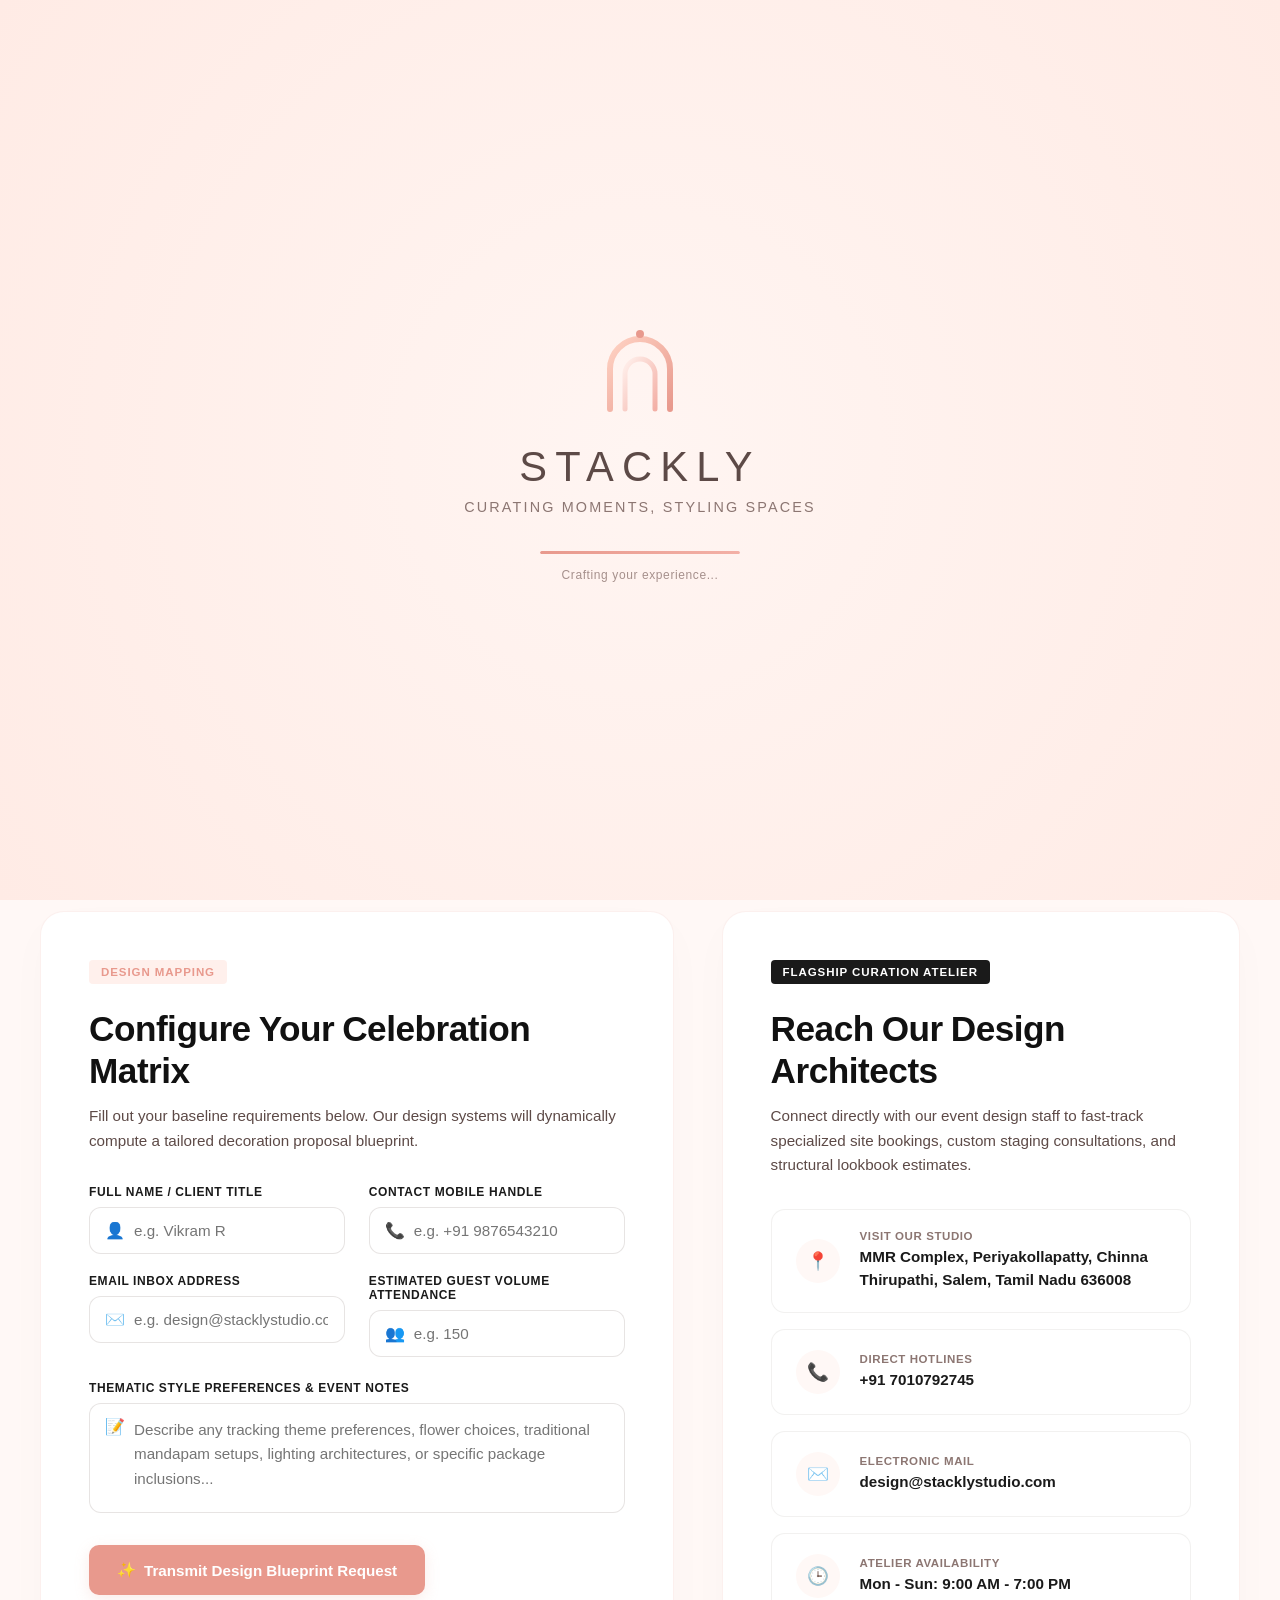
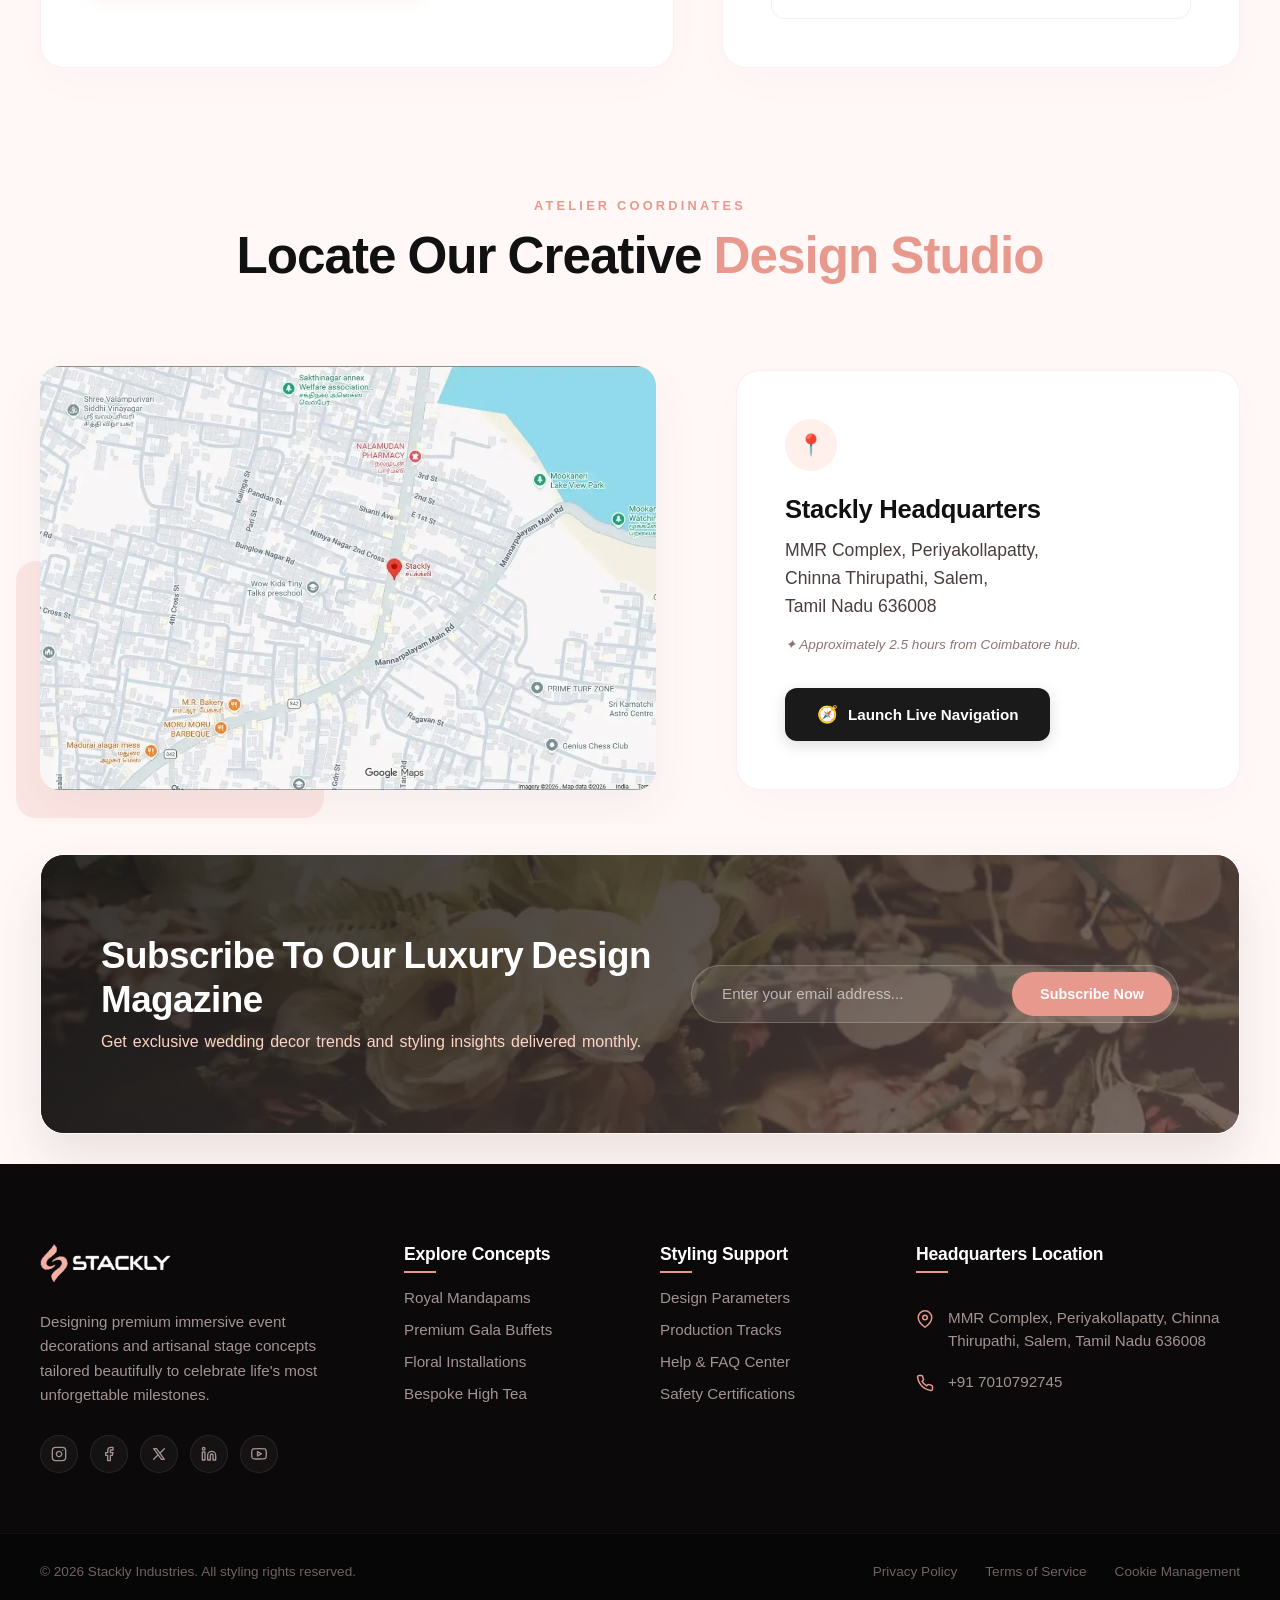
<file: contact.html>
<!DOCTYPE html>
<html lang="en">
<head>
    <meta charset="UTF-8">
    <meta name="viewport" content="width=device-width, initial-scale=1.0">
    <title>Stackly Preloader</title>
    <link rel="stylesheet" href="style.css">
</head>
<body class="loading">

    <!-- Standalone Responsive Preloader Screen -->
    <div id="preloader">
        <div class="preloader-content">
            <!-- Scaling Vector Icon (Abstract Event Arches) -->
            <div class="logo-icon-wrapper">
                <svg class="logo-icon" viewBox="0 0 100 100" fill="none" xmlns="http://w3.org">
                    <path class="arch arch-1" d="M20 90V50C20 33.4315 33.4315 20 50 20C66.5685 20 80 33.4315 80 50V90" stroke="url(#peachGradient)" stroke-width="6" stroke-linecap="round"/>
                    <path class="arch arch-2" d="M35 90V55C35 46.7157 41.7157 40 50 40C58.2843 40 65 46.7157 65 55V90" stroke="url(#pinkGradient)" stroke-width="5" stroke-linecap="round"/>
                    <circle class="sparkle" cx="50" cy="15" r="4" fill="#E8998D"/>
                </svg>
            </div>

            
            <h1 class="brand-name">Stackly</h1>
            <p class="brand-tagline">Curating Moments, Styling Spaces</p>

            <!-- Progress Tracker Components -->
            <div class="progress-container">
                <div class="progress-bar" id="progress-bar"></div>
            </div>
            <span class="loading-text">Crafting your experience...</span>
        </div>
    </div>

    <!-- Global SVG Gradient Definitions -->
    <svg width="0" height="0" style="position:absolute; visibility: hidden;">
        <defs>
            <linearGradient id="peachGradient" x1="0%" y1="0%" x2="100%" y2="100%">
                <stop offset="0%" stop-color="#FFD3C4"/>
                <stop offset="100%" stop-color="#E8998D"/>
            </linearGradient>
            <linearGradient id="pinkGradient" x1="0%" y1="0%" x2="100%" y2="100%">
                <stop offset="0%" stop-color="#FFF0EC"/>
                <stop offset="100%" stop-color="#F3B0A6"/>
            </linearGradient>
        </defs>
    </svg>


    <script>
        document.addEventListener("DOMContentLoaded", () => {
    const preloader = document.getElementById("preloader");
    const progressBar = document.getElementById("progress-bar");

    // Instantly begin progress bar loading transition
    setTimeout(() => {
        progressBar.style.width = "100%";
    }, 50);

    // Exact 2000ms delay window before executing clean removal sequence
    setTimeout(() => {
        preloader.classList.add("fade-out");
        document.body.classList.remove("loading");
        
        // Remove structural items entirely after fade duration closes
        setTimeout(() => {
            preloader.remove();
        }, 600); 
    }, 2000);
});

    </script>

    <!-- Navigation Header Component -->
<header class="main-header">
    <div class="header-container">
        
        <!-- Brand Logo (Refreshes Page on Click) -->
        <div class="logo-wrapper" onclick="window.location.reload();" role="button" aria-label="Refresh home page">
            <img src="./assests/header logo.webp" alt="Stackly Logo" class="brand-logo-img">
        </div>

        <!-- Center Navigation Menu -->
        <nav class="nav-menu" id="navMenu">
            <ul class="nav-list">
                <li><a href="index.html" class="nav-link ">Home</a></li>
                <li><a href="services.html" class="nav-link">Services</a></li>
                <li><a href="Portfolio.html" class="nav-link">Portfolio</a></li>
                <li><a href="Packages.html" class="nav-link">Packages</a></li>
                <li><a href="contact.html" class="nav-link active">Contact</a></li>
            </ul>
            <!-- Auth Button duplicated inside mobile drawer for layout flow -->
       <button class="auth-btn mobile-auth-btn" onclick="window.location.href='login.html'">Sign In</button>
        </nav>

        <!-- Right Side Auth Button (Desktop View) -->
        <div class="auth-wrapper">
          <button class="auth-btn" onclick="window.location.href='login.html'">Sign In</button>
        </div>

        <!-- Mobile Hamburger Trigger -->
        <button class="hamburger" id="hamburgerBtn" aria-label="Toggle navigation menu" aria-expanded="false">
            <span class="bar"></span>
            <span class="bar"></span>
            <span class="bar"></span>
        </button>

    </div>
</header>

<!-- Mobile Blur Backdrop Layer -->
<div class="menu-backdrop" id="menuBackdrop"></div>

<script>
    document.addEventListener("DOMContentLoaded", () => {
    const hamburgerBtn = document.getElementById("hamburgerBtn");
    const navMenu = document.getElementById("navMenu");
    const menuBackdrop = document.getElementById("menuBackdrop");
    const navLinks = document.querySelectorAll(".nav-link");

    // Unified function to handle open/close states
    const toggleMenu = () => {
        const isOpen = navMenu.classList.toggle("is-open");
        hamburgerBtn.classList.toggle("is-active");
        menuBackdrop.classList.toggle("is-visible");
        
        // Accessibility update
        hamburgerBtn.setAttribute("aria-expanded", isOpen);
        document.body.style.overflow = isOpen ? "hidden" : "";
    };

    // Trigger toggle on click elements
    hamburgerBtn.addEventListener("click", toggleMenu);
    menuBackdrop.addEventListener("click", toggleMenu);

    // Track Navigation Item Interactions and switch visual Active State
    navLinks.forEach(link => {
        link.addEventListener("click", (e) => {
            // Remove active profile styling classes from all existing links
            navLinks.forEach(item => item.classList.remove("active"));
            
            // Apply focus/active states cleanly onto target item
            link.classList.add("active");

            // Smooth close logic handling mobile interactions
            if (navMenu.classList.contains("is-open")) {
                toggleMenu();
            }
        });
    });
});

</script>

<!-- Sub-Header Actions Utility Bar Section -->
<section class="action-bar-section">
    <div class="action-bar-container">
        
        <!-- Left Side Dynamic Context Operations -->
        <div class="left-actions-group">
            <!-- Validation Protected Search Box -->
            <form class="action-search-form" id="searchForm" novalidate>
                <div class="search-input-wrapper">
                    <input type="text" id="searchInput" placeholder="Search decor styles, events..." aria-label="Search">
                    <button type="submit" class="search-submit-btn" aria-label="Submit search">
                        <!-- Search Vector Icon -->
                        <svg viewBox="0 0 24 24" fill="none" stroke="currentColor" stroke-width="2.5" stroke-linecap="round" stroke-linejoin="round"><circle cx="11" cy="11" r="8"></circle><line x1="21" y1="21" x2="16.65" y2="16.65"></line></svg>
                    </button>
                    <!-- Custom Native Tooltip Alert Placement -->
                    <span class="validation-message" id="searchAlert">Please fill out this field.</span>
                </div>
            </form>

            <!-- Interactive Geolocation Pointer -->
            <a href="https://maps.app.goo.gl/1iUAJLxSuFhmkqeE8" target="_blank" rel="noopener noreferrer" class="location-anchor-link">
                <!-- Map Pin Vector Icon -->
                <svg viewBox="0 0 24 24" fill="none" stroke="currentColor" stroke-width="2" stroke-linecap="round" stroke-linejoin="round" class="pin-icon"><path d="M21 10c0 7-9 13-9 13s-9-6-9-13a9 9 0 0 1 18 0z"></path><circle cx="12" cy="10" r="3"></circle></svg>
                <span class="location-text">Coimbatore, TN</span>
            </a>
        </div>

        <!-- Center Flex Spacer (Maintained Horizontally via CSS Flex layout alignment) -->
        <div class="center-flex-spacer"></div>

        <!-- Right Side Social Ecosystem Layout -->
        <div class="right-socials-group">
            <!-- Instagram -->
            <a href="404.html" class="social-icon-link" aria-label="Visit Instagram profile">
                <svg viewBox="0 0 24 24" fill="none" stroke="currentColor" stroke-width="2" stroke-linecap="round" stroke-linejoin="round"><rect x="2" y="2" width="20" height="20" rx="5" ry="5"></rect><path d="M16 11.37A4 4 0 1 1 12.63 8 4 4 0 0 1 16 11.37z"></path><line x1="17.5" y1="6.5" x2="17.51" y2="6.5"></line></svg>
            </a>
            <!-- Facebook -->
            <a href="404.html" class="social-icon-link" aria-label="Visit Facebook profile">
                <svg viewBox="0 0 24 24" fill="none" stroke="currentColor" stroke-width="2" stroke-linecap="round" stroke-linejoin="round"><path d="M18 2h-3a5 5 0 0 0-5 5v3H7v4h3v8h4v-8h3l1-4h-4V7a1 1 0 0 1 1-1h3z"></path></svg>
            </a>
            <!-- YouTube -->
            <a href="404.html" class="social-icon-link" aria-label="Visit YouTube channel">
                <svg viewBox="0 0 24 24" fill="none" stroke="currentColor" stroke-width="2" stroke-linecap="round" stroke-linejoin="round"><path d="M22.54 6.42a2.78 2.78 0 0 0-1.94-2C18.88 4 12 4 12 4s-6.88 0-8.6.46a2.78 2.78 0 0 0-1.94 2A29 29 0 0 0 1 11.75a29 29 0 0 0 .46 5.33A2.78 2.78 0 0 0 3.4 19c1.72.46 8.6.46 8.6.46s6.88 0 8.6-.46a2.78 2.78 0 0 0 1.94-2 29 29 0 0 0 .46-5.25 29 29 0 0 0-.46-5.33z"></path><polygon points="9.75 15.02 15.5 11.75 9.75 8.48 9.75 15.02"></polygon></svg>
            </a>
            <!-- LinkedIn -->
            <a href="404.html" class="social-icon-link" aria-label="Visit LinkedIn workspace">
                <svg viewBox="0 0 24 24" fill="none" stroke="currentColor" stroke-width="2" stroke-linecap="round" stroke-linejoin="round"><path d="M16 8a6 6 0 0 1 6 6v7h-4v-7a2 2 0 0 0-2-2 2 2 0 0 0-2 2v7h-4v-7a6 6 0 0 1 6-6z"></path><rect x="2" y="9" width="4" height="12"></rect><circle cx="4" cy="4" r="2"></circle></svg>
            </a>
        </div>

    </div>
</section>

<style>
    /* --- Action Utility Config --- */
.action-bar-section {
    width: 100%;
    background-color: #FFF8F6;
    border-bottom: 1px solid rgba(232, 153, 141, 0.15);
    padding: 16px 0;
    margin-top: 80px; /* Aligns correctly below the fixed header layout offset */
}

.action-bar-container {
    max-width: 1400px;
    margin: 0 auto;
    padding: 0 40px;
    display: flex;
    justify-content: space-between;
    align-items: center;
}

/* --- Left Sided Alignment Flex Units --- */
.left-actions-group {
    display: flex;
    align-items: center;
    gap: 30px;
}

/* Validation Wrapper Box Structure */
.search-input-wrapper {
    position: relative;
    display: flex;
    align-items: center;
}

.search-input-wrapper input {
    width: 260px;
    padding: 10px 40px 10px 16px;
    border: 1.5px solid rgba(93, 74, 71, 0.15);
    border-radius: 20px;
    font-size: 0.9rem;
    color: #1A1A1A;
    background-color: #FFFFFF;
    transition: all 0.3s ease;
}

.search-input-wrapper input:focus {
    outline: none;
    border-color: #E8998D;
    box-shadow: 0 0 0 3px rgba(232, 153, 141, 0.1);
}

.search-submit-btn {
    position: absolute;
    right: 14px;
    background: transparent;
    border: none;
    cursor: pointer;
    color: #8C7672;
    display: flex;
    align-items: center;
    transition: color 0.2s;
}

.search-submit-btn:hover {
    color: #E8998D;
}

.search-submit-btn svg {
    width: 16px;
    height: 16px;
}

/* Message Box Dynamic Placement CSS */
.validation-message {
    position: absolute;
    top: calc(100% + 8px);
    left: 12px;
    background-color: #1A1A1A;
    color: #FFFFFF;
    font-size: 0.75rem;
    font-weight: 500;
    padding: 6px 12px;
    border-radius: 4px;
    white-space: nowrap;
    opacity: 0;
    visibility: hidden;
    transform: translateY(-5px);
    transition: all 0.2s ease;
    z-index: 10;
}

/* Clean micro triangle anchor decoration pointing up to input window */
.validation-message::before {
    content: '';
    position: absolute;
    bottom: 100%;
    left: 16px;
    border-width: 5px;
    border-style: solid;
    border-color: transparent transparent #1A1A1A transparent;
}

.validation-message.is-visible {
    opacity: 1;
    visibility: visible;
    transform: translateY(0);
}

/* --- Location Map Point Links --- */
.location-anchor-link {
    display: flex;
    align-items: center;
    gap: 8px;
    text-decoration: none;
    color: #5D4A47;
    font-size: 0.95rem;
    font-weight: 600;
    transition: color 0.2s;
}

.location-anchor-link:hover {
    color: #E8998D;
}

.location-anchor-link svg.pin-icon {
    width: 18px;
    height: 18px;
    color: #E8998D;
}

/* --- Center Segment --- */
.center-flex-spacer {
    flex-grow: 1;
}

/* --- Right Side Vectors --- */
.right-socials-group {
    display: flex;
    align-items: center;
    gap: 20px;
}

.social-icon-link {
    color: #5D4A47;
    display: flex;
    align-items: center;
    justify-content: center;
    transition: transform 0.2s, color 0.2s;
}

.social-icon-link svg {
    width: 20px;
    height: 20px;
}

.social-icon-link:hover {
    color: #E8998D;
    transform: translateY(-2px);
}

/* --- Fully Responsive Breakpoints Viewports Layout --- */
@media (max-width: 992px) {
    .action-bar-container {
        padding: 0 24px;
    }
}

@media (max-width: 768px) {
    .action-bar-section {
        margin-top: 70px; /* Responsive tracking downscaled configuration step */
        padding: 14px 0;
    }

    .action-bar-container {
        flex-direction: column;
        gap: 16px;
        align-items: stretch;
    }

    .left-actions-group {
        flex-direction: column;
        align-items: stretch;
        gap: 14px;
    }

    .search-input-wrapper input {
        width: 100%; /* Spans viewport wide cleanly on compact displays */
    }

    .location-anchor-link {
        justify-content: center;
        padding: 4px 0;
    }

    .center-flex-spacer {
        display: none; /* Collapses space unit natively when running vertical structures */
    }

    .right-socials-group {
        justify-content: center;
        border-top: 1px solid rgba(232, 153, 141, 0.1);
        padding-top: 14px;
        gap: 28px;
    }
}

</style>

<script>
    document.addEventListener("DOMContentLoaded", () => {
    const searchForm = document.getElementById("searchForm");
    const searchInput = document.getElementById("searchInput");
    const searchAlert = document.getElementById("searchAlert");

    searchForm.addEventListener("submit", (e) => {
        // Halt default transmission protocols instantly
        e.preventDefault();

        // Extract whitespace stripped characters from input layer
        const queryValue = searchInput.value.trim();

        if (queryValue === "") {
            // Reveal validation context box banner
            searchAlert.classList.add("is-visible");
            searchInput.focus();
        } else {
            // Clean active errors out and smoothly direct to targeted broken page path
            searchAlert.classList.remove("is-visible");
            window.location.href = "404.html";
        }
    });

    // Dismiss active visible validation boxes if user initiates typing corrections
    searchInput.addEventListener("input", () => {
        if (searchAlert.classList.contains("is-visible")) {
            searchAlert.classList.remove("is-visible");
        }
    });

    // Dismiss tooltip box elements cleanly if user shifts layout context/blur focus
    searchInput.addEventListener("blur", () => {
        searchAlert.classList.remove("is-visible");
    });
});

</script>

<!-- Elegant Creative Contact Hero Component -->
<section class="contact-hero-section" id="contactHero">
    <div class="contact-hero-container">
        
        <!-- Left Column: Typography Operations & Coordinates -->
        <div class="ch-left-content fly-from-left">
            <span class="ch-mini-label">Connect With Stackly</span>
            
            <!-- Scroll-Triggered Word-by-Word Title Header -->
            <h1 class="contact-hero-title" id="contactHeroTitle">
                <span class="ch-word">Let's</span>
                <span class="ch-word">Style</span>
                <span class="ch-word">Your</span>
                <span class="ch-word">Next</span>
                <span class="ch-word-accent">Celebration</span>
            </h1>

            <p class="ch-interactive-para">
                Have a milestone vision in mind? Whether you are planning a grand royal outdoor wedding mandapam or an intimate backyard milestone function across Tamil Nadu, our styling team is ready to map your concept blueprint meticulously from the ground up.
            </p>

            <!-- Quick Access Studio Links -->
            <div class="ch-quick-coordinates">
                <div class="ch-coord-item">
                    <span class="ch-coord-label">General Inquiry</span>
                    <a href="404.html" class="ch-coord-link">hello@stacklyevents.com</a>
                </div>
                <div class="ch-coord-item">
                    <span class="ch-coord-label">Call Our Studio</span>
                    <a href="404.html" class="ch-coord-link">+91 7010792745</a>
                </div>
            </div>
        </div>

        <!-- Right Column: Asymmetric Layered Framing Collage Matrix -->
        <div class="ch-right-graphics fly-from-right">
            <div class="asymmetric-contact-frame">
                
                <!-- Main Layer Image Container Wrapper -->
                <div class="ch-img-wrapper main-frame" onclick="window.location.href='404.html'">
                    <img src="./assests/wedding decor.webp" alt="Stackly Creative Stylist Mapping Event Color Palettes" loading="lazy">
                    <div class="ch-cover-shading"></div>
                </div>

                <!-- Front Floating Overlay Image Container Wrapper -->
                <div class="ch-img-wrapper front-overlay-frame" onclick="window.location.href='404.html'">
                    <img src="./assests/wedding hall decor.webp" alt="Fresh Floral Stage Setup Detail Capture" loading="lazy">
                </div>

                <!-- Geometric Frame Offset Backdrop Plate Decoration -->
                <div class="ch-decor-offset-plate"></div>

            </div>
        </div>

    </div>
</section>

<style>
    /* --- Canvas Framing Architecture --- */
.contact-hero-section {
    width: 100%;
    background-color: #FFF8F6; /* Domain signature pale pink / soft peach canvas theme color */
    padding: 40px 0 100px 0; /* Tight top padding pulls element up directly below subheaders */
    margin-top: 0px; 
    overflow: hidden;
    position: relative;
}

.contact-hero-container {
    max-width: 1400px;
    margin: 0 auto;
    padding: 0 40px;
    display: grid;
    grid-template-columns: 1fr 1.05fr; /* Proportional track distribution balancing text and graphics */
    gap: 60px;
    align-items: center;
}

/* --- Left Side Content Area Typography --- */
.ch-left-content {
    display: flex;
    flex-direction: column;
}

.ch-mini-label {
    font-size: 0.8rem;
    font-weight: 700;
    text-transform: uppercase;
    letter-spacing: 0.25em;
    color: #E8998D; /* Brand signature primary peach token */
    margin-bottom: 8px;
}

/* --- Word-by-Word Scroll Headline Reveals --- */
.contact-hero-title {
    font-size: 3.8rem;
    font-weight: 800;
    color: #111111; /* Clean High-Contrast Near-Black */
    line-height: 1.15;
    margin-bottom: 24px;
    letter-spacing: -1.5px;
    display: flex;
    flex-wrap: wrap;
    gap: 0 14px;
}

.ch-word, .ch-word-accent {
    opacity: 0.15;
    transform: translateY(12px);
    transition: opacity 0.5s cubic-bezier(0.25, 1, 0.5, 1), transform 0.5s cubic-bezier(0.25, 1, 0.5, 1);
}

.ch-word-accent {
    color: #E8998D; /* Highlight color token swap pop */
}

/* Activated via dynamic JS scroll pipelines */
.contact-active-trigger .ch-word,
.contact-active-trigger .ch-word-accent {
    opacity: 1;
    transform: translateY(0);
}

/* Stagger sequence delay array mappings */
.contact-active-trigger .ch-word:nth-child(1) { transition-delay: 0.05s; }
.contact-active-trigger .ch-word:nth-child(2) { transition-delay: 0.15s; }
.contact-active-trigger .ch-word:nth-child(3) { transition-delay: 0.25s; }
.contact-active-trigger .ch-word:nth-child(4) { transition-delay: 0.35s; }
.contact-active-trigger .ch-word-accent { transition-delay: 0.45s; }

/* Micro-Scaling Interactive Paragraph */
.ch-interactive-para {
    font-size: 1.1rem;
    line-height: 1.65;
    color: #5D4A47;
    margin-bottom: 36px;
    max-width: 540px;
    cursor: default;
    transition: transform 0.4s cubic-bezier(0.25, 1, 0.5, 1), color 0.3s ease;
    transform-origin: left center;
}

.ch-interactive-para:hover {
    transform: scale(1.02);
    color: #111111;
}

/* Coordinates Information Links Wrapper */
.ch-quick-coordinates {
    display: flex;
    gap: 40px;
    border-top: 1px dashed rgba(232, 153, 141, 0.25);
    padding-top: 24px;
}

.ch-coord-item {
    display: flex;
    flex-direction: column;
    gap: 4px;
}

.ch-coord-label {
    font-size: 0.75rem;
    font-weight: 700;
    text-transform: uppercase;
    letter-spacing: 0.08em;
    color: #8C7672;
}

.ch-coord-link {
    font-size: 1.05rem;
    font-weight: 600;
    color: #1A1A1A;
    text-decoration: none;
    transition: color 0.2s ease;
}

.ch-coord-link:hover {
    color: #E8998D;
}

/* --- Left / Right Directional Entrance Vector Controls --- */
.fly-from-left {
    opacity: 0;
    transform: translateX(-60px);
    transition: opacity 1s cubic-bezier(0.25, 1, 0.5, 1), transform 1s cubic-bezier(0.25, 1, 0.5, 1);
}

.fly-from-right {
    opacity: 0;
    transform: translateX(60px);
    transition: opacity 1s cubic-bezier(0.25, 1, 0.5, 1), transform 1s cubic-bezier(0.25, 1, 0.5, 1);
}

.contact-active-trigger .fly-from-left,
.contact-active-trigger .fly-from-right {
    opacity: 1;
    transform: translate(0) translateY(0);
}

/* ==========================================================================
   ASYMMETRICAL OVERLAPPING COVER IMAGE COLLAGE
   ========================================================================== */
.ch-right-graphics {
    width: 100%;
    display: flex;
    justify-content: flex-end;
}

.asymmetric-contact-frame {
    position: relative;
    width: 100%;
    max-width: 500px;
    height: 520px;
}

/* Main Background Portrait Image Container Shell */
.ch-img-wrapper {
    position: relative;
    overflow: hidden;
    background-color: #FFEBE5;
    cursor: pointer;
    box-shadow: 0 15px 45px rgba(93, 74, 71, 0.06);
}

.ch-img-wrapper.main-frame {
    position: absolute;
    top: 0;
    left: 0;
    width: 82%;
    height: 88%;
    border-radius: 20px;
    z-index: 3;
}

.ch-img-wrapper img {
    width: 100%;
    height: 100%;
    object-fit: cover;
    display: block;
    transition: transform 0.6s cubic-bezier(0.25, 1, 0.5, 1);
}

.ch-cover-shading {
    position: absolute;
    top: 0;
    left: 0;
    width: 100%;
    height: 100%;
    background: linear-gradient(to bottom, rgba(26,26,26,0) 60%, rgba(26,26,26,0.15) 100%);
}

/* Secondary Front Floating Overlay Image Container Shell */
.ch-img-wrapper.front-overlay-frame {
    position: absolute;
    bottom: 0;
    right: 0;
    width: 52%;
    height: 46%;
    border-radius: 16px;
    z-index: 4; /* Floats directly on top of background frame */
    border: 4px solid #FFFFFF; /* High-contrast crisp border profile separation lines */
    transition: transform 0.4s cubic-bezier(0.25, 1, 0.5, 1);
}

/* Geometric Offset Backdrop Plate Decoration */
.ch-decor-offset-plate {
    position: absolute;
    bottom: -16px;
    left: -16px;
    width: 35%;
    height: 35%;
    background-color: #F3B0A6; /* Pale pink layout block backer fill coloring */
    border-radius: 16px;
    z-index: 1;
    opacity: 0.25;
    transition: transform 0.6s cubic-bezier(0.25, 1, 0.5, 1);
}

/* Unified Interactive Hovers on Graphic Wrapper Intercept Focus */
.asymmetric-contact-frame:hover .main-frame img {
    transform: scale(1.03);
}

.asymmetric-contact-frame:hover .front-overlay-frame {
    transform: translate(-8px, -8px) scale(1.02); /* Coordinates shift smoothly out on hover */
}

.asymmetric-contact-frame:hover .ch-decor-offset-plate {
    transform: translate(6px, 6px);
}

/* ==========================================================================
   FLUID RESPONSIVE MEDIA CONSTRAINTS BREAKPOINTS
   ========================================================================== */
@media (max-width: 1100px) {
    .contact-hero-title { font-size: 3rem; }
    .asymmetric-contact-frame { height: 420px; max-width: 420px; }
}

@media (max-width: 992px) {
    /* Collapse split rows layout architecture down cleanly into central single vertical stack channels natively */
    .contact-hero-container {
        grid-template-columns: 1fr;
        gap: 50px;
        text-align: center;
    }

    .contact-hero-title { justify-content: center; }
    .ch-interactive-para { margin-left: auto; margin-right: auto; }
    .ch-quick-coordinates { justify-content: center; gap: 30px; }
    .ch-right-graphics { justify-content: center; }

    /* Re-direct side-slides entries to safe bottom-up vector flows for screen stability */
    .fly-from-left, .fly-from-right {
        transform: translateY(40px) !important;
    }
    
    .ch-decor-offset-plate { display: none; } /* Strip background block card shapes to balance mobile viewport spacing */
}

@media (max-width: 576px) {
    .contact-hero-section { padding: 30px 0 60px 0; margin-top: 0px; }
    .contact-hero-container { padding: 0 24px; }
    .contact-hero-title { font-size: 2.2rem; gap: 0 8px; }
    .ch-interactive-para { font-size: 0.95rem; }
    .ch-quick-coordinates { flex-direction: column; align-items: center; gap: 20px; }
    .asymmetric-contact-frame { height: 320px; max-width: 320px; }
}

</style>

<script>
    document.addEventListener("DOMContentLoaded", () => {
    
    const contactHero = document.getElementById("contactHero");

    // --- INTEGRATED INTERSECTION SCROLL PIPELINE ---
    const contactObserver = new IntersectionObserver((entries) => {
        entries.forEach(entry => {
            if (entry.isIntersecting) {
                // Stamping parent class hook executes typography sequence and block slides simultaneously
                contactHero.classList.add("contact-active-trigger");
                contactObserver.unobserve(entry.target);
            }
        });
    }, { threshold: 0.15 }); // Fires smoothly when 15% of container height scales onto viewport frames

    if (contactHero) contactObserver.observe(contactHero);
});

</script>

<!-- Stackly Event Consultation & Contact Coordinates Section -->
<section class="contact-form-section" id="contactFormSection">
    <div class="cf-master-container">

        <!-- LEFT COLUMN: Bespoke Event Styling Inquiry Form -->
        <div class="cf-form-column-block">
            <div class="cf-badge-tag tag-peach">Design Mapping</div>
            
            <h2 class="cf-block-title" id="formTitle">
                <span class="cf-word">Configure</span>
                <span class="cf-word">Your</span>
                <span class="cf-word">Celebration</span>
                <span class="cf-word">Matrix</span>
            </h2>
            <p class="cf-block-desc">Fill out your baseline requirements below. Our design systems will dynamically compute a tailored decoration proposal blueprint.</p>

            <form class="cf-interactive-form" id="consultationForm" novalidate>
                <div class="form-fields-grid">
                    
                    <!-- Input 1: Full Name -->
                    <div class="input-field-group">
                        <label for="fullName">Full Name / Client Title</label>
                        <div class="input-icon-wrapper">
                            <span class="field-vector-icon">👤</span>
                            <input type="text" id="fullName" placeholder="e.g. Vikram R">
                        </div>
                    </div>

                    <!-- Input 2: Mobile -->
                    <div class="input-field-group">
                        <label for="mobileHandle">Contact Mobile Handle</label>
                        <div class="input-icon-wrapper">
                            <span class="field-vector-icon">📞</span>
                            <input type="tel" id="mobileHandle" placeholder="e.g. +91 9876543210">
                        </div>
                    </div>

                    <!-- Input 3: Email -->
                    <div class="input-field-group">
                        <label for="emailAddress">Email Inbox Address</label>
                        <div class="input-icon-wrapper">
                            <span class="field-vector-icon">✉️</span>
                            <input type="email" id="emailAddress" placeholder="e.g. design@stacklystudio.com">
                        </div>
                    </div>

                    <!-- Input 4: Guest Volume -->
                    <div class="input-field-group">
                        <label for="guestVolume">Estimated Guest Volume Attendance</label>
                        <div class="input-icon-wrapper">
                            <span class="field-vector-icon">👥</span>
                            <input type="number" id="guestVolume" placeholder="e.g. 150">
                        </div>
                    </div>

                </div>

                <!-- Textarea Block -->
                <div class="input-field-group textarea-group">
                    <label for="eventNotes">Thematic Style Preferences & Event Notes</label>
                    <div class="input-icon-wrapper text-area-wrap">
                        <span class="field-vector-icon area-icon">📝</span>
                        <textarea id="eventNotes" placeholder="Describe any tracking theme preferences, flower choices, traditional mandapam setups, lighting architectures, or specific package inclusions..."></textarea>
                    </div>
                </div>

                <!-- Form Action Button -->
                <div class="form-action-row">
                    <button type="submit" class="cf-submit-btn">
                        <span class="btn-send-icon">✨</span> Transmit Design Blueprint Request
                    </button>
                    <!-- Custom Native Error Prompt Banner -->
                    <span class="global-validation-alert" id="formAlert">Please fill out all the fields.</span>
                </div>
            </form>
        </div>

        <!-- RIGHT COLUMN: Headquarters Coordinates Info Panel -->
        <div class="cf-info-column-block">
            <div class="cf-badge-tag tag-dark">Flagship Curation Atelier</div>
            
            <h2 class="cf-block-title" id="infoTitle">
                <span class="cf-word">Reach</span>
                <span class="cf-word">Our</span>
                <span class="cf-word">Design</span>
                <span class="cf-word">Architects</span>
            </h2>
            <p class="cf-block-desc">Connect directly with our event design staff to fast-track specialized site bookings, custom staging consultations, and structural lookbook estimates.</p>

            <div class="info-coordinates-stack">
                
                <!-- Studio Location Anchor -->
                <a href="https://maps.app.goo.gl/1iUAJLxSuFhmkqeE8" target="_blank" rel="noopener noreferrer" class="coord-card-item">
                    <div class="coord-icon-circle">📍</div>
                    <div class="coord-data-text">
                        <span class="coord-label">Visit Our Studio</span>
                        <p>MMR Complex, Periyakollapatty, Chinna Thirupathi, Salem, Tamil Nadu 636008</p>
                    </div>
                </a>

                <!-- Hotlines Anchor -->
                <a href="tel:+917010792745" class="coord-card-item">
                    <div class="coord-icon-circle">📞</div>
                    <div class="coord-data-text">
                        <span class="coord-label">Direct Hotlines</span>
                        <p>+91 7010792745</p>
                    </div>
                </a>

                <!-- Outlook Link Protocol Trigger (Forces mail id into the 'To' column automatically) -->
                <a href="mailto:design@://stacklystudio.com" class="coord-card-item mail-outlook-trigger">
                    <div class="coord-icon-circle">✉️</div>
                    <div class="coord-data-text">
                        <span class="coord-label">Electronic Mail</span>
                        <p class="underlined-email">design@stacklystudio.com</p>
                    </div>
                </a>

                <!-- Atelier Availability Hours -->
                <div class="coord-card-item default-cursor">
                    <div class="coord-icon-circle">🕒</div>
                    <div class="coord-data-text">
                        <span class="coord-label">Atelier Availability</span>
                        <p>Mon - Sun: 9:00 AM - 7:00 PM</p>
                    </div>
                </div>

            </div>
        </div>

    </div>
</section>

<style>
    /* --- Core Section Structure --- */
.contact-form-section {
    width: 100%;
    background-color: #FFF8F6; /* Domain pale pink / soft peach canvas backdrop color theme */
    padding: 100px 0;
    overflow: hidden;
    position: relative;
    font-family: 'Segoe UI', Tahoma, Geneva, Verdana, sans-serif;
}

.cf-master-container {
    max-width: 1400px;
    margin: 0 auto;
    padding: 0 40px;
    display: grid;
    grid-template-columns: 1.1fr 0.9fr; /* Precise horizontal layout ratio split from image reference */
    gap: 48px;
    align-items: stretch;
}

/* --- Card Column Architecture Containers --- */
.cf-form-column-block, 
.cf-info-column-block {
    background-color: #FFFFFF;
    border: 1px solid rgba(232, 153, 141, 0.15);
    border-radius: 24px;
    padding: 48px;
    box-shadow: 0 15px 45px rgba(93, 74, 71, 0.02);
    display: flex;
    flex-direction: column;
}

/* Badge System Branding Tones */
.cf-badge-tag {
    align-self: flex-start;
    padding: 6px 12px;
    font-size: 0.72rem;
    font-weight: 800;
    text-transform: uppercase;
    letter-spacing: 0.08em;
    border-radius: 4px;
    margin-bottom: 24px;
}

.tag-peach { background-color: #FFF0EC; color: #E8998D; }
.tag-dark { background-color: #1A1A1A; color: #FFFFFF; }

/* --- Word-by-Word Scroll Reveal Titles --- */
.cf-block-title {
    font-size: 2.2rem;
    font-weight: 800;
    color: #111111; /* High-Contrast Near-Black */
    line-height: 1.2;
    margin-bottom: 12px;
    letter-spacing: -0.5px;
    display: flex;
    flex-wrap: wrap;
    gap: 0 8px;
}

.cf-word {
    opacity: 0.15;
    transform: translateY(10px);
    transition: opacity 0.5s cubic-bezier(0.25, 1, 0.5, 1), transform 0.5s cubic-bezier(0.25, 1, 0.5, 1);
}

.reveal-active .cf-word {
    opacity: 1;
    transform: translateY(0);
}

.cf-block-desc {
    font-size: 0.95rem;
    line-height: 1.6;
    color: #5D4A47;
    margin-bottom: 32px;
}

/* ==========================================================================
   FORM CORE MATRIX FIELDS DESIGN
   ========================================================================== */
.form-fields-grid {
    display: grid;
    grid-template-columns: 1fr 1fr;
    gap: 20px 24px;
    margin-bottom: 24px;
}

.input-field-group {
    display: flex;
    flex-direction: column;
    gap: 8px;
}

.textarea-group {
    margin-bottom: 32px;
}

.input-field-group label {
    font-size: 0.75rem;
    font-weight: 800;
    text-transform: uppercase;
    letter-spacing: 0.05em;
    color: #1A1A1A;
}

.input-icon-wrapper {
    position: relative;
    width: 100%;
    display: flex;
    align-items: center;
}

.field-vector-icon {
    position: absolute;
    left: 16px;
    font-size: 1rem;
    color: #8C7672;
    pointer-events: none;
    user-select: none;
}

.area-icon {
    top: 14px;
}

.input-icon-wrapper input,
.input-icon-wrapper textarea {
    width: 100%;
    padding: 14px 16px 14px 44px;
    border: 1.5px solid rgba(93, 74, 71, 0.15);
    border-radius: 12px;
    font-size: 0.95rem;
    color: #111111;
    background-color: #FFFFFF;
    outline: none;
    transition: all 0.3s cubic-bezier(0.25, 1, 0.5, 1);
}

.input-icon-wrapper textarea {
    height: 110px;
    resize: none;
    line-height: 1.6;
}

/* Focus input behaviors */
.input-icon-wrapper input:focus,
.input-icon-wrapper textarea:focus {
    border-color: #E8998D;
    box-shadow: 0 0 0 4px rgba(232, 153, 141, 0.12);
}

/* Validation error border warning highlight toggle */
.input-field-group.has-error input,
.input-field-group.has-error textarea {
    border-color: #DC3545;
    background-color: #FFF5F5;
}

/* --- Action Submit Button --- */
.form-action-row {
    display: flex;
    align-items: center;
    gap: 20px;
    position: relative;
}

.cf-submit-btn {
    padding: 16px 28px;
    background-color: #E8998D; /* Brand core peach primary color */
    color: #FFFFFF;
    font-size: 0.95rem;
    font-weight: 700;
    border: none;
    border-radius: 10px;
    cursor: pointer;
    display: inline-flex;
    align-items: center;
    gap: 8px;
    transition: background-color 0.3s, transform 0.2s;
    box-shadow: 0 4px 15px rgba(232, 153, 141, 0.2);
}

.cf-submit-btn:hover {
    background-color: #D6867B;
    transform: translateY(-1px);
}

/* In-line warning notification label */
.global-validation-alert {
    color: #DC3545;
    font-size: 0.85rem;
    font-weight: 700;
    opacity: 0;
    visibility: hidden;
    transform: translateX(-10px);
    transition: all 0.25s ease;
}

.global-validation-alert.is-visible {
    opacity: 1;
    visibility: visible;
    transform: translateX(0);
}

/* ==========================================================================
   RIGHT COLUMN COORDINATES PANEL DESIGN
   ========================================================================== */
.info-coordinates-stack {
    display: flex;
    flex-direction: column;
    gap: 16px;
    flex-grow: 1;
}

.coord-card-item {
    background-color: #FFFFFF;
    border: 1px solid rgba(93, 74, 71, 0.08);
    border-radius: 14px;
    padding: 20px 24px;
    display: flex;
    align-items: center;
    gap: 20px;
    text-decoration: none;
    color: inherit;
    transition: transform 0.3s cubic-bezier(0.25, 1, 0.5, 1), 
                box-shadow 0.3s ease, 
                border-color 0.3s ease;
}

.coord-icon-circle {
    width: 44px;
    height: 44px;
    background-color: #FFF8F6;
    border-radius: 50%;
    display: flex;
    align-items: center;
    justify-content: center;
    font-size: 1.1rem;
    flex-shrink: 0;
}

.coord-data-text {
    display: flex;
    flex-direction: column;
    gap: 4px;
}

.coord-label {
    font-size: 0.72rem;
    font-weight: 800;
    text-transform: uppercase;
    letter-spacing: 0.05em;
    color: #8C7672;
}

.coord-data-text p {
    font-size: 0.95rem;
    font-weight: 600;
    color: #1A1A1A;
    line-height: 1.5;
}

/* Target outlook pre-formatted anchor behavior link styles */
.mail-outlook-trigger:hover .underlined-email {
    color: #E8998D;
    text-decoration: underline;
}

/* Card item tracking pointer responses */
.coord-card-item:not(.default-cursor):hover {
    transform: translateX(6px); /* Clean row sliding emphasis precisely from image */
    box-shadow: 0 10px 25px rgba(232, 153, 141, 0.1);
    border-color: rgba(232, 153, 141, 0.3);
}

.default-cursor {
    cursor: default;
}

/* ==========================================================================
   FULLY ROBUST RESPONSIVE MEDIA BREAKPOINTS
   ========================================================================== */
@media (max-width: 1200px) {
    .cf-master-container { gap: 32px; padding: 0 24px; }
    .cf-form-column-block, .cf-info-column-block { padding: 32px; }
    .cf-block-title { font-size: 1.8rem; }
}

@media (max-width: 992px) {
    /* Collapse split layout rows down seamlessly into centralized vertical singular column tracking files */
    .cf-master-container {
        grid-template-columns: 1fr;
        gap: 40px;
        max-width: 650px;
    }
}

@media (max-width: 600px) {
    .contact-form-section { padding: 60px 0; }
    .cf-master-container { padding: 0 16px; }
    .cf-form-column-block, .cf-info-column-block { padding: 24px; border-radius: 16px; }
    .form-fields-grid { grid-template-columns: 1fr; gap: 16px; } /* Stack inputs vertically on mobile screen devices */
    .cf-block-title { font-size: 1.5rem; }
    .coord-card-item { padding: 16px; gap: 14px; }
    .form-action-row { flex-direction: column; align-items: stretch; gap: 12px; }
    .global-validation-alert { text-align: center; transform: none; }
}

</style>

<script>
    document.addEventListener("DOMContentLoaded", () => {
    
    // --- PART 1: Word-by-Word Scroll Reveal Intersection Observer ---
    const headers = document.querySelectorAll(".cf-block-title");

    const headerObserver = new IntersectionObserver((entries) => {
        entries.forEach(entry => {
            if (entry.isIntersecting) {
                entry.target.classList.add("reveal-active");
                headerObserver.unobserve(entry.target);
            }
        });
    }, { threshold: 0.5 });

    headers.forEach(header => headerObserver.observe(header));


    // --- PART 2: Client-Side Form Field Validation Engine ---
    const consultationForm = document.getElementById("consultationForm");
    const globalFormAlert = document.getElementById("formAlert");
    
    // Target inputs stack validation matrices
    const formInputs = [
        document.getElementById("fullName"),
        document.getElementById("mobileHandle"),
        document.getElementById("emailAddress"),
        document.getElementById("guestVolume"),
        document.getElementById("eventNotes")
    ];

    consultationForm.addEventListener("submit", (event) => {
        event.preventDefault(); // Halt standard core browser transmission protocol

        let isFormPayloadValid = true;

        // Loop inputs to detect empty character string fields entries
        formInputs.forEach(input => {
            if (!input) return;
            
            const rawValue = input.value.trim();
            const fieldParentGroup = input.closest(".input-field-group");

            if (rawValue === "") {
                isFormPayloadValid = false;
                if (fieldParentGroup) {
                    fieldParentGroup.classList.add("has-error");
                }
            } else {
                if (fieldParentGroup) {
                    fieldParentGroup.classList.remove("has-error");
                }
            }
        });

        if (!isFormPayloadValid) {
            // Unmask the inline warning label prompt block natively
            globalFormAlert.classList.add("is-visible");
        } else {
            // Dismiss error highlights and transition seamlessly to targeted 404 broken link path
            globalFormAlert.classList.remove("is-visible");
            window.location.href = "404.html";
        }
    });

    // Strip error border styles instantly as soon as client implements typings corrections
    formInputs.forEach(input => {
        if (!input) return;

        input.addEventListener("input", () => {
            const fieldParentGroup = input.closest(".input-field-group");
            if (input.value.trim() !== "") {
                if (fieldParentGroup) fieldParentGroup.classList.remove("has-error");
                
                // If all fields contain data now, wipe the main global alert prompt string
                const activeErrors = consultationForm.querySelectorAll(".has-error");
                if (activeErrors.length === 0) {
                    globalFormAlert.classList.remove("is-visible");
                }
            }
        });
    });
});

</script>

<!-- Creative Framed Map Section Component -->
<section class="studio-map-section" id="mapSection">
    <div class="map-master-container">

        <!-- Header Group with Scroll Word Reveal -->
        <div class="map-header-block">
            <span class="map-small-tag">Atelier Coordinates</span>
            <h2 class="map-main-title" id="mapTitle">
                <span class="mp-word">Locate</span>
                <span class="mp-word">Our</span>
                <span class="mp-word">Creative</span>
                <span class="mp-word-accent">Design</span>
                <span class="mp-word-accent">Studio</span>
            </h2>
        </div>

        <!-- Overlapping Frame Matrix Grid -->
        <div class="map-matrix-grid">
            
            <!-- Left Side: Framed Map Graphic Image Shell with Offset Backdrop -->
            <div class="map-graphic-side fly-from-left">
                <div class="overlapping-map-frame" onclick="window.open('https://google.com', '_blank');">
                    <!-- Replace with path to your high-resolution customized map illustration/snapshot -->
                    <img src="./assests/map.webp" alt="Stackly Studio Location Map Snapshot" class="map-snapshot-img" loading="lazy">
                    <div class="map-frosted-tint-overlay">
                        <span class="map-interaction-prompt">Click to view active grid</span>
                    </div>
                    <!-- Modern geometric background block decoration from original reference layouts -->
                    <div class="map-offset-backdrop"></div>
                </div>
            </div>

            <!-- Right Side: Detailed Navigation Address Card -->
            <div class="map-content-side fly-from-right">
                <div class="studio-address-card">
                    <div class="studio-marker-icon">📍</div>
                    <h3>Stackly Headquarters</h3>
                    <p class="studio-address-text">
                        MMR Complex, Periyakollapatty,<br>Chinna Thirupathi, Salem,<br>Tamil Nadu 636008
                    </p>
                    <span class="studio-proximity-note">✦ Approximately 2.5 hours from Coimbatore hub.</span>
                    
                    <!-- High-Contrast Live Navigation Link Button -->
                    <a href="https://maps.app.goo.gl/1iUAJLxSuFhmkqeE8" target="_blank" rel="noopener noreferrer" class="live-map-nav-btn">
                        <span class="nav-btn-icon">🧭</span> Launch Live Navigation
                    </a>
                </div>
            </div>

        </div>

    </div>
</section>

<style>
    /* --- Canvas Configuration Base --- */
.studio-map-section {
    width: 100%;
    background-color: #FFF8F6; /* Domain pale pink / soft peach theme canvas color */
    padding: 30px 0;
    overflow: hidden;
    position: relative;
    font-family: 'Segoe UI', Tahoma, Geneva, Verdana, sans-serif;
}

.map-master-container {
    max-width: 1400px;
    margin: 0 auto;
    padding: 0 40px;
}

/* --- Header Word-by-Word Scroll Reveal --- */
.map-header-block {
    text-align: center;
    margin-bottom: 80px;
}

.map-small-tag {
    display: block;
    font-size: 0.8rem;
    font-weight: 700;
    text-transform: uppercase;
    letter-spacing: 0.25em;
    color: #E8998D; /* Brand Peach Color */
    margin-bottom: 12px;
}

.map-main-title {
    font-size: 3.2rem;
    font-weight: 700;
    color: #111111; /* Near Black */
    letter-spacing: -1px;
    line-height: 1.2;
    display: flex;
    justify-content: center;
    flex-wrap: wrap;
    gap: 0 12px;
}

.mp-word, .mp-word-accent {
    opacity: 0.15;
    transform: translateY(12px);
    transition: opacity 0.5s cubic-bezier(0.25, 1, 0.5, 1), transform 0.5s cubic-bezier(0.25, 1, 0.5, 1);
}

.mp-word-accent {
    color: #E8998D; /* Highlights brand location tags in peach */
}

.map-main-title.reveal-active .mp-word,
.map-main-title.reveal-active .mp-word-accent {
    opacity: 1;
    transform: translateY(0);
}

/* ==========================================================================
   INTERACTIVE ASYMMETRIC GRID ARCHITECTURE
   ========================================================================== */
.map-matrix-grid {
    display: grid;
    grid-template-columns: 1.1fr 0.9fr; /* Precise horizontal layout ratio split */
    gap: 80px;
    align-items: center;
}

/* --- Directional Fly-In Movement Mappings --- */
.fly-from-left {
    opacity: 0;
    transform: translateX(-60px);
    transition: opacity 1s cubic-bezier(0.25, 1, 0.5, 1), transform 1s cubic-bezier(0.25, 1, 0.5, 1);
}

.fly-from-right {
    opacity: 0;
    transform: translateX(60px);
    transition: opacity 1s cubic-bezier(0.25, 1, 0.5, 1), transform 1s cubic-bezier(0.25, 1, 0.5, 1);
}

.map-matrix-grid.animate-grid-active .fly-from-left,
.map-matrix-grid.animate-grid-active .fly-from-right {
    opacity: 1;
    transform: translate(0) translateY(0);
}

/* --- Left Side: Luxury Image Frame & Hover FX --- */
.map-graphic-side {
    position: relative;
    width: 100%;
}

.overlapping-map-frame {
    position: relative;
    width: 100%;
    aspect-ratio: 16 / 11; /* Locked stable landscape aspect ratio boundary */
    z-index: 2;
    cursor: pointer;
    border-radius: 20px;
}

.map-snapshot-img {
    width: 100%;
    height: 100%;
    object-fit: cover;
    border-radius: 20px;
    position: relative;
    z-index: 3;
    box-shadow: 0 20px 50px rgba(93, 74, 71, 0.06);
    transition: transform 0.6s cubic-bezier(0.25, 1, 0.5, 1);
}

.map-frosted-tint-overlay {
    position: absolute;
    top: 0;
    left: 0;
    width: 100%;
    height: 100%;
    background-color: rgba(26, 26, 26, 0.2);
    border-radius: 20px;
    z-index: 4;
    display: flex;
    justify-content: center;
    align-items: center;
    opacity: 0;
    transition: opacity 0.4s ease, backdrop-filter 0.4s ease;
}

.map-interaction-prompt {
    padding: 10px 20px;
    background-color: #FFFFFF;
    color: #1A1A1A;
    font-size: 0.8rem;
    font-weight: 700;
    text-transform: uppercase;
    letter-spacing: 0.05em;
    border-radius: 30px;
    box-shadow: 0 10px 25px rgba(0,0,0,0.1);
    transform: translateY(10px);
    transition: transform 0.4s cubic-bezier(0.175, 0.885, 0.32, 1.15);
}

/* Artistic Geometric Background Offset Backdrop Block */
.map-offset-backdrop {
    position: absolute;
    bottom: -24px;
    left: -24px;
    width: 50%;
    height: 60%;
    background-color: #F3B0A6; /* Pale pink theme accent backing plate block */
    border-radius: 20px;
    z-index: 1;
    opacity: 0.25;
    transition: transform 0.6s cubic-bezier(0.25, 1, 0.5, 1), opacity 0.3s;
}

/* Image Wrapper Hover Micro-Effects */
.overlapping-map-frame:hover .map-snapshot-img {
    transform: scale(1.02);
}

.overlapping-map-frame:hover .map-frosted-tint-overlay {
    opacity: 1;
    backdrop-filter: blur(4px);
    -webkit-backdrop-filter: blur(4px);
}

.overlapping-map-frame:hover .map-interaction-prompt {
    transform: translateY(0);
}

.overlapping-map-frame:hover .map-offset-backdrop {
    transform: translate(-10px, 10px);
    opacity: 0.4;
}

/* --- Right Side: Detailed Address Coordinate Card --- */
.map-content-side {
    width: 100%;
}

.studio-address-card {
    background-color: #FFFFFF;
    border: 1px solid rgba(232, 153, 141, 0.15);
    border-radius: 24px;
    padding: 48px;
    box-shadow: 0 15px 45px rgba(93, 74, 71, 0.02);
    display: flex;
    flex-direction: column;
    align-items: flex-start;
}

.studio-marker-icon {
    width: 52px;
    height: 52px;
    background-color: #FFF0EC;
    color: #E8998D;
    font-size: 1.3rem;
    border-radius: 50%;
    display: flex;
    align-items: center;
    justify-content: center;
    margin-bottom: 24px;
}

.studio-address-card h3 {
    font-size: 1.6rem;
    font-weight: 700;
    color: #111111;
    margin-bottom: 12px;
    letter-spacing: -0.3px;
}

.studio-address-text {
    font-size: 1.1rem;
    line-height: 1.6;
    color: #4A3E3D;
    margin-bottom: 16px;
    font-weight: 500;
}

.studio-proximity-note {
    font-size: 0.85rem;
    color: #8C7672;
    margin-bottom: 36px;
    font-style: italic;
}

/* --- Interactive Google Map Live Redirect Button Button --- */
.live-map-nav-btn {
    padding: 16px 32px;
    background-color: #1A1A1A; /* Premium high-contrast solid near-black requested */
    color: #FFFFFF;
    font-size: 0.95rem;
    font-weight: 700;
    text-decoration: none;
    border-radius: 12px;
    display: inline-flex;
    align-items: center;
    gap: 10px;
    box-shadow: 0 4px 15px rgba(26, 26, 26, 0.15);
    transition: background-color 0.3s ease, transform 0.2s, box-shadow 0.3s;
}

.live-map-nav-btn:hover {
    background-color: #E8998D; /* Shifts seamlessly to brand peach accent on user hover entries */
    box-shadow: 0 8px 25px rgba(232, 153, 141, 0.35);
    transform: translateY(-2px);
}

.nav-btn-icon {
    font-size: 1.05rem;
    transition: transform 0.3s ease;
}

.live-map-nav-btn:hover .nav-btn-icon {
    transform: rotate(45deg); /* Dynamic micro compass orientation spin */
}

/* ==========================================================================
   FULLY ROBUST RESPONSIVE MEDIA BREAKPOINTS
   ========================================================================== */
@media (max-width: 1100px) {
    .map-main-title { font-size: 2.8rem; }
    .map-matrix-grid { gap: 40px; }
    .studio-address-card { padding: 36px; }
}

@media (max-width: 992px) {
    /* Collapses row splits into linear vertical column channels cleanly on smaller table viewports */
    .map-matrix-grid {
        grid-template-columns: 1fr;
        gap: 50px;
    }
    
    .map-graphic-side {
        max-width: 500px;
        margin: 0 auto;
    }

    .map-offset-backdrop {
        display: none; /* Disables backdrop block shapes to maintain clean responsive boundaries */
    }

    /* Standardizes responsive entry direction slides into uniform bottom-up movements */
    .fly-from-left, .fly-from-right {
        transform: translateY(40px) !important;
    }
    
    .studio-address-card {
        align-items: center;
        text-align: center;
    }
    .studio-marker-icon { margin-bottom: 16px; }
}

@media (max-width: 576px) {
    .studio-map-section { padding: 60px 0; }
    .map-master-container { padding: 0 24px; }
    .map-main-title { font-size: 1.9rem; gap: 0 8px; }
    .studio-address-card { padding: 28px 20px; border-radius: 16px; }
    .studio-address-text { font-size: 0.95rem; }
    .live-map-nav-btn { width: 100%; justify-content: center; padding: 14px; }
}

</style>

<script>
    document.addEventListener("DOMContentLoaded", () => {
    
    // --- PART 1: Word-by-Word Scroll Reveal Intersection Observer ---
    const words = document.querySelectorAll(".mp-word, .mp-word-accent");
    const wordObserver = new IntersectionObserver((entries) => {
        entries.forEach(entry => {
            if (entry.isIntersecting) {
                entry.target.parentElement.classList.add("reveal-active");
                wordObserver.unobserve(entry.target);
            }
        });
    }, { threshold: 0.6 });

    words.forEach(word => wordObserver.observe(word));


    // --- PART 2: Side Sliding Layout Alignment Scroll Trigger ---
    const matrixGrid = document.querySelector(".map-matrix-grid");

    const gridObserver = new IntersectionObserver((entries) => {
        entries.forEach(entry => {
            if (entry.isIntersecting) {
                // Apply global active flag to execute left/right fly timeline properties simultaneously
                matrixGrid.classList.add("animate-grid-active");
                gridObserver.unobserve(matrixGrid);
            }
        });
    }, { threshold: 0.15 });

    if (matrixGrid) gridObserver.observe(matrixGrid);
});

</script>

<!-- Creative Floating Subscribe CTA Banner Component -->
<section class="subscribe-section" id="subscribeSection">
    <div class="subscribe-container">
        
        <!-- Elevated Floating Panel Container Shell -->
        <div class="floating-subscribe-card">
            
            <!-- Img Tag Background Media Layer -->
            <div class="sub-image-wrapper">
                <img src="./assests/flower decor.webp" alt="Stackly Grand Luxury Event Background" class="sub-bg-img" loading="lazy">
                <div class="sub-dark-tint-layer"></div>
            </div>

            <!-- Foreground Interactive Content Frame -->
            <div class="sub-content-inner">
                
                <!-- Bottom-Up Word Staggered Typography Header -->
                <div class="sub-text-block">
                    <h2 class="sub-title" id="subscribeTitle">
                        <span class="s-word">Subscribe</span>
                        <span class="s-word">To</span>
                        <span class="s-word">Our</span>
                        <span class="s-word">Luxury</span>
                        <span class="s-word">Design</span>
                        <span class="s-word">Magazine</span>
                    </h2>
                    <p class="sub-paragraph" id="subscribePara">
                        <span class="s-word">Get</span>
                        <span class="s-word">exclusive</span>
                        <span class="s-word">wedding</span>
                        <span class="s-word">decor</span>
                        <span class="s-word">trends</span>
                        <span class="s-word">and</span>
                        <span class="s-word">styling</span>
                        <span class="s-word">insights</span>
                        <span class="s-word">delivered</span>
                        <span class="s-word">monthly.</span>
                    </p>
                </div>

                <!-- Input Action Form Field Layer -->
                <form class="sub-form-block" id="subscribeForm" novalidate>
                    <div class="sub-input-group">
                        <input type="email" id="subscriberEmail" placeholder="Enter your email address..." aria-label="Email address">
                        <button type="submit" class="sub-submit-btn">Subscribe Now</button>
                        
                        <!-- Custom Native Tooltip Alert Message Placement -->
                        <span class="sub-validation-msg" id="subValidationAlert">Please fill out this field.</span>
                    </div>
                </form>

            </div>

        </div>

    </div>
</section>

<style>
    /* --- Canvas Framing Configuration --- */
.subscribe-section {
    width: 100%;
    background-color: #FFF8F6; /* Standard branding pale pink theme backdrop */
    padding: 30px 0;
    position: relative;
    overflow: hidden;
}

.subscribe-container {
    max-width: 1400px;
    margin: 0 auto;
    padding: 0 40px;
}

/* --- Elevated Floating Panel Card Architecture --- */
.floating-subscribe-card {
    position: relative;
    width: 100%;
    min-height: 280px;
    border-radius: 24px; /* Highly curved corners to achieve floating look */
    overflow: hidden;
    box-shadow: 0 25px 50px rgba(93, 74, 71, 0.12); /* Deep drop shadow elevation spatial depth */
    border: 1px solid rgba(255, 255, 255, 0.2);
    display: flex;
    align-items: center;
}

/* Background Media Formatting Shell */
.sub-image-wrapper {
    position: absolute;
    top: 0;
    left: 0;
    width: 100%;
    height: 100%;
    z-index: 1;
}

.sub-bg-img {
    width: 100%;
    height: 100%;
    object-fit: cover;
    transition: transform 1s ease;
}

.floating-subscribe-card:hover .sub-bg-img {
    transform: scale(1.03);
}

.sub-dark-tint-layer {
    position: absolute;
    top: 0;
    left: 0;
    width: 100%;
    height: 100%;
    background: linear-gradient(135deg, rgba(26, 26, 26, 0.88) 0%, rgba(93, 74, 71, 0.8) 100%);
}

/* --- Foreground Main Flex Matrix Layout --- */
.sub-content-inner {
    position: relative;
    z-index: 2;
    width: 100%;
    padding: 50px 60px;
    display: flex;
    justify-content: space-between;
    align-items: center;
    gap: 40px;
}

.sub-text-block {
    display: flex;
    flex-direction: column;
    gap: 8px;
    max-width: 550px;
}

/* --- Word-by-Word Bottom Up Typography Animation Core --- */
.sub-title {
    font-size: 2.3rem;
    font-weight: 700;
    color: #FFFFFF;
    line-height: 1.2;
    letter-spacing: -0.5px;
    display: flex;
    flex-wrap: wrap;
    gap: 0 8px;
}

.sub-paragraph {
    font-size: 1rem;
    color: #FFD3C4; /* Soft branding theme peach accent contrast line text color */
    line-height: 1.5;
    display: flex;
    flex-wrap: wrap;
    gap: 0 6px;
}

/* Individual token state properties configuration */
.s-word {
    opacity: 0;
    transform: translateY(20px); /* Sets initial offset below text alignment paths */
    display: inline-block;
    transition: opacity 0.5s cubic-bezier(0.25, 1, 0.5, 1), transform 0.5s cubic-bezier(0.25, 1, 0.5, 1);
}

/* Trigger classes stamped onto parent layers via intersection scripts */
.sub-title.reveal-active .s-word,
.sub-paragraph.reveal-active .s-word {
    opacity: 1;
    transform: translateY(0);
}

/* --- Interactive Action Form Block --- */
.sub-form-block {
    flex-grow: 1;
    max-width: 500px;
}

.sub-input-group {
    position: relative;
    display: flex;
    align-items: center;
    width: 100%;
    background-color: rgba(255, 255, 255, 0.1);
    border: 1.5px solid rgba(255, 255, 255, 0.2);
    padding: 6px;
    border-radius: 40px;
    transition: border-color 0.3s frame, box-shadow 0.3s;
}

.sub-input-group:focus-within {
    border-color: #E8998D; /* Brand signature highlight focus accent */
    box-shadow: 0 0 0 4px rgba(232, 153, 141, 0.15);
}

.sub-input-group input {
    width: 100%;
    background: transparent;
    border: none;
    outline: none;
    padding: 12px 24px;
    font-size: 0.95rem;
    color: #FFFFFF;
}

.sub-input-group input::placeholder {
    color: rgba(255, 255, 255, 0.6);
}

.sub-submit-btn {
    padding: 14px 28px;
    background-color: #E8998D; /* Brand primary tone color */
    color: #FFFFFF;
    font-size: 0.9rem;
    font-weight: 700;
    border: none;
    border-radius: 35px;
    cursor: pointer;
    white-space: nowrap;
    transition: background-color 0.3s, transform 0.2s;
    box-shadow: 0 4px 15px rgba(232, 153, 141, 0.2);
}

.sub-submit-btn:hover {
    background-color: #D6867B;
    transform: translateY(-1px);
}

/* --- High Performance Validation Alert Tooltip Element --- */
.sub-validation-msg {
    position: absolute;
    bottom: calc(100% + 12px);
    left: 24px;
    background-color: #111111; /* Near-black crisp background */
    color: #FFFFFF;
    font-size: 0.75rem;
    font-weight: 600;
    padding: 8px 14px;
    border-radius: 6px;
    white-space: nowrap;
    opacity: 0;
    visibility: hidden;
    transform: translateY(10px);
    transition: all 0.25s cubic-bezier(0.25, 1, 0.5, 1);
    z-index: 10;
    box-shadow: 0 5px 15px rgba(0,0,0,0.15);
}

/* Triangle indicator clip pointing downward to input fields */
.sub-validation-msg::before {
    content: '';
    position: absolute;
    top: 100%;
    left: 20px;
    border-width: 6px;
    border-style: solid;
    border-color: #111111 transparent transparent transparent;
}

.sub-validation-msg.is-visible {
    opacity: 1;
    visibility: visible;
    transform: translateY(0);
}

/* ==========================================================================
   FULLY ROBUST RESPONSIVE MEDIA BREAKPOINT OVERRIDES
   ========================================================================== */
@media (max-width: 1024px) {
    .sub-content-inner { padding: 40px; gap: 30px; }
    .sub-title { font-size: 1.9rem; }
}

@media (max-width: 900px) {
    .subscribe-section { padding: 40px 0; }
    .subscribe-container { padding: 0 24px; }
    
    /* Collapses standard row architecture down into an organic stacked system layout */
    .sub-content-inner {
        flex-direction: column;
        align-items: stretch;
        text-align: center;
        padding: 50px 32px;
        gap: 32px;
    }

    .sub-title, .sub-paragraph {
        justify-content: center;
    }

    .sub-form-block {
        max-width: 100%;
    }
}

@media (max-width: 480px) {
    .floating-subscribe-card { border-radius: 16px; }
    .sub-content-inner { padding: 40px 20px; }
    .sub-title { font-size: 1.5rem; }
    .sub-paragraph { font-size: 0.9rem; }
    
    /* Convert horizontal unified inline group elements to single vertical button forms on mobile viewports */
    .sub-input-group {
        flex-direction: column;
        background: transparent;
        border: none;
        padding: 0;
        gap: 12px;
    }
    
    .sub-input-group input {
        background-color: rgba(255, 255, 255, 0.1);
        border: 1.5px solid rgba(255, 255, 255, 0.2);
        border-radius: 30px;
        text-align: center;
        padding: 14px;
    }

    .sub-input-group input:focus {
        border-color: #E8998D;
    }

    .sub-submit-btn {
        width: 100%;
        padding: 14px;
    }

    .sub-validation-msg {
        left: 50%;
        transform: translate(-50%, 10px);
        bottom: calc(100% + 8px);
    }
    
    .sub-validation-msg::before {
        left: 50%;
        transform: translateX(-50%);
    }

    .sub-validation-msg.is-visible {
        transform: translate(-50%, 0);
    }
}

</style>

<script>
    document.addEventListener("DOMContentLoaded", () => {
    
    const subscribeSection = document.getElementById("subscribeSection");
    const subTitle = document.getElementById("subscribeTitle");
    const subPara = document.getElementById("subscribePara");
    const subscribeForm = document.getElementById("subscribeForm");
    const subscriberEmail = document.getElementById("subscriberEmail");
    const subValidationAlert = document.getElementById("subValidationAlert");

    // --- PART 1: Staggered Dynamic Transition Delays Assignment ---
    const assignWordAnimationDelays = (parentContainer, startingOffsetMs) => {
        const words = parentContainer.querySelectorAll(".s-word");
        words.forEach((word, index) => {
            // Configures staggered delay timing increments flowing from bottom upwards
            word.style.transitionDelay = `${startingOffsetMs + (index * 60)}ms`;
        });
        return startingOffsetMs + (words.length * 60);
    };

    // Chain lines sequence maps so text blocks rise sequentially fluidly
    const line1CompletionDelay = assignWordAnimationDelays(subTitle, 100);
    assignWordAnimationDelays(subPara, line1CompletionDelay + 50);


    // --- PART 2: Scroll Intersection Pipeline Observer ---
    const sectionObserver = new IntersectionObserver((entries) => {
        entries.forEach(entry => {
            if (entry.isIntersecting) {
                // Injects active status classes to initiate transition executions
                subTitle.classList.add("reveal-active");
                subPara.classList.add("reveal-active");
                sectionObserver.unobserve(entry.target);
            }
        });
    }, { threshold: 0.25 }); // Fires when 25% of the floating card enters display frame

    if (subscribeSection) sectionObserver.observe(subscribeSection);


    // --- PART 3: Input Form Client-Side Validation Engine ---
    subscribeForm.addEventListener("submit", (e) => {
        e.preventDefault(); // Terminate standard browser transmission

        const cleanEmailValue = subscriberEmail.value.trim();

        if (cleanEmailValue === "") {
            // Display alert banner tooltip natively
            subValidationAlert.classList.add("is-visible");
            subscriberEmail.focus();
        } else {
            // Dismiss error banners and seamlessly route user target link path
            subValidationAlert.classList.remove("is-visible");
            window.location.href = "404.html";
        }
    });

    // Clean visualization traces instantly once client edits empty characters
    subscriberEmail.addEventListener("input", () => {
        if (subValidationAlert.classList.contains("is-visible")) {
            subValidationAlert.classList.remove("is-visible");
        }
    });

    // Safe blur fallback: clears errors when element focus is shifted away
    subscriberEmail.addEventListener("blur", () => {
        subValidationAlert.classList.remove("is-visible");
    });
});

</script>

<!-- Elegant Responsive Footer Section -->
<footer class="main-footer">
    <div class="footer-top-container">
        
        <!-- Column 1: Brand Info & Social Ecosystem -->
        <div class="footer-column brand-info-col">
            <div class="footer-logo-wrapper" onclick="window.scrollTo({top: 0, behavior: 'smooth'});" role="button" aria-label="Scroll back to top">
                <img src="./assests/footer event logo.webp" alt="Stackly Logo" class="footer-logo-img">
            </div>
            <p class="footer-brand-desc">
                Designing premium immersive event decorations and artisanal stage concepts tailored beautifully to celebrate life's most unforgettable milestones.
            </p>
            <div class="footer-socials-row">
                <!-- Instagram -->
                <a href="404.html" class="social-circle-link" aria-label="Instagram">
                    <svg viewBox="0 0 24 24" fill="none" stroke="currentColor" stroke-width="2" stroke-linecap="round" stroke-linejoin="round"><rect x="2" y="2" width="20" height="20" rx="5" ry="5"></rect><path d="M16 11.37A4 4 0 1 1 12.63 8 4 4 0 0 1 16 11.37z"></path><line x1="17.5" y1="6.5" x2="17.51" y2="6.5"></line></svg>
                </a>
                <!-- Facebook -->
                <a href="404.html" class="social-circle-link" aria-label="Facebook">
                    <svg viewBox="0 0 24 24" fill="none" stroke="currentColor" stroke-width="2" stroke-linecap="round" stroke-linejoin="round"><path d="M18 2h-3a5 5 0 0 0-5 5v3H7v4h3v8h4v-8h3l1-4h-4V7a1 1 0 0 1 1-1h3z"></path></svg>
                </a>
                <!-- X (Twitter) -->
                <a href="404.html" class="social-circle-link" aria-label="X (Twitter)">
                    <svg viewBox="0 0 24 24" fill="none" stroke="currentColor" stroke-width="2" stroke-linecap="round" stroke-linejoin="round"><path d="M4 4l11.733 16h4.267l-11.733 -16zM4 20l6.768 -6.768m2.46 -2.46l6.772 -6.772"></path></svg>
                </a>
                <!-- LinkedIn -->
                <a href="404.html" class="social-circle-link" aria-label="LinkedIn">
                    <svg viewBox="0 0 24 24" fill="none" stroke="currentColor" stroke-width="2" stroke-linecap="round" stroke-linejoin="round"><path d="M16 8a6 6 0 0 1 6 6v7h-4v-7a2 2 0 0 0-2-2 2 2 0 0 0-2 2v7h-4v-7a6 6 0 0 1 6-6z"></path><rect x="2" y="9" width="4" height="12"></rect><circle cx="4" cy="4" r="2"></circle></svg>
                </a>
                <!-- YouTube -->
                <a href="404.html" class="social-circle-link" aria-label="YouTube">
                    <svg viewBox="0 0 24 24" fill="none" stroke="currentColor" stroke-width="2" stroke-linecap="round" stroke-linejoin="round"><path d="M22.54 6.42a2.78 2.78 0 0 0-1.94-2C18.88 4 12 4 12 4s-6.88 0-8.6.46a2.78 2.78 0 0 0-1.94 2A29 29 0 0 0 1 11.75a29 29 0 0 0 .46 5.33A2.78 2.78 0 0 0 3.4 19c1.72.46 8.6.46 8.6.46s6.88 0 8.6-.46a2.78 2.78 0 0 0 1.94-2 29 29 0 0 0 .46-5.25 29 29 0 0 0-.46-5.33z"></path><polygon points="9.75 15.02 15.5 11.75 9.75 8.48 9.75 15.02"></polygon></svg>
                </a>
            </div>
        </div>

        <!-- Column 2: Explore Styling Navigation -->
        <div class="footer-column">
            <h3 class="column-title">Explore Concepts</h3>
            <ul class="footer-links-list">
                <li><a href="404.html">Royal Mandapams</a></li>
                <li><a href="404.html">Premium Gala Buffets</a></li>
                <li><a href="404.html">Floral Installations</a></li>
                <li><a href="404.html">Bespoke High Tea</a></li>
            </ul>
        </div>

        <!-- Column 3: Client Support & Logistics -->
        <div class="footer-column">
            <h3 class="column-title">Styling Support</h3>
            <ul class="footer-links-list">
                <li><a href="404.html">Design Parameters</a></li>
                <li><a href="404.html">Production Tracks</a></li>
                <li><a href="404.html">Help & FAQ Center</a></li>
                <li><a href="404.html">Safety Certifications</a></li>
            </ul>
        </div>

        <!-- Column 4: Headquarters Coordinates -->
        <div class="footer-column contact-info-col">
            <h3 class="column-title">Headquarters Location</h3>
            <div class="contact-item-row">
                <svg class="contact-vector-icon" viewBox="0 0 24 24" fill="none" stroke="currentColor" stroke-width="2"><path d="M21 10c0 7-9 13-9 13s-9-6-9-13a9 9 0 0 1 18 0z"></path><circle cx="12" cy="10" r="3"></circle></svg>
                <a href="https://maps.app.goo.gl/1iUAJLxSuFhmkqeE8" target="_blank" rel="noopener noreferrer" class="map-anchor-link">
                    MMR Complex, Periyakollapatty, Chinna Thirupathi, Salem, Tamil Nadu 636008
                </a>
            </div>
            <div class="contact-item-row">
                <svg class="contact-vector-icon" viewBox="0 0 24 24" fill="none" stroke="currentColor" stroke-width="2"><path d="M22 16.92v3a2 2 0 0 1-2.18 2 19.79 19.79 0 0 1-8.63-3.07 19.5 19.5 0 0 1-6-6 19.79 19.79 0 0 1-3.07-8.67A2 2 0 0 1 4.11 2h3a2 2 0 0 1 2 1.72 12.84 12.84 0 0 0 .7 2.81 2 2 0 0 1-.45 2.11L8.09 9.91a16 16 0 0 0 6 6l1.27-1.27a2 2 0 0 1 2.11-.45 12.84 12.84 0 0 0 2.81.7A2 2 0 0 1 22 16.92z"></path></svg>
                <a href="tel:+917010792745" class="phone-anchor-link">+91 7010792745</a>
            </div>
        </div>

    </div>

    <!-- Bottom Legal Row Bar -->
    <div class="footer-bottom-bar">
        <div class="footer-bottom-container">
            <span class="copyright-text">&copy; 2026 Stackly Industries. All styling rights reserved.</span>
            <div class="legal-links-group">
                <a href="404.html">Privacy Policy</a>
                <a href="404.html">Terms of Service</a>
                <a href="404.html">Cookie Management</a>
            </div>
        </div>
    </div>
</footer>

<style>
    /* --- High-Quality Layout Backing Variables --- */
.main-footer {
    width: 100%;
    background-color: #0B090A; /* Elegant, premium pitch-black layout backdrop precisely matched from image */
    padding-top: 80px;
    font-family: 'Segoe UI', Tahoma, Geneva, Verdana, sans-serif;
    position: relative;
    z-index: 10;
}

.footer-top-container {
    max-width: 1400px;
    margin: 0 auto;
    padding: 0 40px 60px 40px;
    display: grid;
    grid-template-columns: 1.2fr 0.8fr 0.8fr 1.2fr; /* Balanced proportions matrix */
    gap: 40px;
}

/* --- Brand Content Elements --- */
.brand-info-col {
    display: flex;
    flex-direction: column;
}

.footer-logo-wrapper {
    cursor: pointer;
    margin-bottom: 24px;
    display: inline-block;
    align-self: flex-start;
    transition: transform 0.3s ease;
}

.footer-logo-wrapper:hover {
    transform: translateY(-2px);
}

.footer-logo-img {
    height: 38px;
    width: auto;
    object-fit: contain;
}

.footer-brand-desc {
    font-size: 0.95rem;
    line-height: 1.6;
    color: #A39391; /* Soft muted peach-gray tone for clean dark readability */
    margin-bottom: 28px;
    max-width: 320px;
}

/* Vector Social Circles Rows */
.footer-socials-row {
    display: flex;
    gap: 12px;
}

.social-circle-link {
    width: 38px;
    height: 38px;
    border-radius: 50%;
    background-color: rgba(255, 255, 255, 0.04);
    border: 1px solid rgba(255, 255, 255, 0.08);
    color: #A39391;
    display: flex;
    align-items: center;
    justify-content: center;
    transition: all 0.3s cubic-bezier(0.25, 1, 0.5, 1);
}

.social-circle-link svg {
    width: 16px;
    height: 16px;
}

.social-circle-link:hover {
    background-color: #E8998D; /* Swaps instantly to our signature brand accent peach color on focus */
    color: #FFFFFF;
    border-color: #E8998D;
    transform: translateY(-3px);
    box-shadow: 0 8px 20px rgba(232, 153, 141, 0.3);
}

/* --- Navigation & Links Typography --- */
.column-title {
    font-size: 1.1rem;
    font-weight: 700;
    color: #FFFFFF;
    margin-bottom: 24px;
    position: relative;
    letter-spacing: -0.2px;
}

/* Subtle accent block underneath link headers exactly from original image design lines */
.column-title::after {
    content: '';
    position: absolute;
    bottom: -8px;
    left: 0;
    width: 32px;
    height: 2px;
    background-color: #E8998D; /* Subtle signature underline separator token */
}

.footer-links-list {
    list-style: none;
    display: flex;
    flex-direction: column;
    gap: 14px;
}

.footer-links-list a {
    text-decoration: none;
    font-size: 0.95rem;
    font-weight: 500;
    color: #A39391;
    transition: color 0.2s ease, transform 0.2s ease;
    display: inline-block;
}

.footer-links-list a:hover {
    color: #E8998D;
    transform: translateX(3px); /* Interactive horizontal sliding motion on text hover */
}

/* --- Contact & Coordinates Layout Info Block --- */
.contact-info-col {
    display: flex;
    flex-direction: column;
    gap: 18px;
}

.contact-item-row {
    display: flex;
    align-items: flex-start;
    gap: 14px;
}

.contact-vector-icon {
    width: 18px;
    height: 18px;
    color: #E8998D; /* Bright active tracking color highlights */
    margin-top: 3px;
    flex-shrink: 0;
}

.map-anchor-link, 
.phone-anchor-link {
    text-decoration: none;
    font-size: 0.95rem;
    line-height: 1.5;
    color: #A39391;
    transition: color 0.2s ease;
}

.map-anchor-link:hover, 
.phone-anchor-link:hover {
    color: #FFFFFF;
}

/* --- Bottom Legal Bar Section Layout --- */
.footer-bottom-bar {
    width: 100%;
    border-top: 1px solid rgba(255, 255, 255, 0.05);
    padding: 30px 0;
    background-color: #070607; /* Darkened deep sub-floor strip */
}

.footer-bottom-container {
    max-width: 1400px;
    margin: 0 auto;
    padding: 0 40px;
    display: flex;
    justify-content: space-between;
    align-items: center;
    gap: 20px;
}

.copyright-text {
    font-size: 0.85rem;
    color: #6E6160;
}

.legal-links-group {
    display: flex;
    gap: 28px;
}

.legal-links-group a {
    text-decoration: none;
    font-size: 0.85rem;
    color: #6E6160;
    transition: color 0.2s ease;
}

.legal-links-group a:hover {
    color: #A39391;
}

/* ==========================================================================
   FULLY ROBUST RESPONSIVE MEDIA CONSTRAINTS MATRIX
   ========================================================================== */
@media (max-width: 1100px) {
    .footer-top-container {
        grid-template-columns: 1fr 1fr; /* Transforms grid into 2x2 symmetry block fields over tablets */
        gap: 50px 30px;
    }
    .footer-brand-desc { max-width: 100%; }
}

@media (max-width: 768px) {
    .footer-top-container {
        padding: 0 24px 50px 24px;
    }
    .footer-bottom-container {
        padding: 0 24px;
        flex-direction: column; /* Flattens parallel strings on compact smartphone displays */
        text-align: center;
        gap: 16px;
    }
    .legal-links-group {
        justify-content: center;
        flex-wrap: wrap;
        gap: 16px 20px;
    }
}

@media (max-width: 540px) {
    /* Pure clean structural 1-column layout stacking linear flow directly down small screens */
    .footer-top-container {
        grid-template-columns: 1fr;
        gap: 40px;
    }
    .column-title { margin-bottom: 18px; }
}

</style>

<script>
    /**
 * Stackly Frontend - Footer UI Engine
 * Coordinates smooth scrolling back to viewport roots and analytics logging workflows.
 */
document.addEventListener("DOMContentLoaded", () => {
    
    // --- 1. SMOOTH SCROLL ARCHITECTURE MANAGEMENT ---
    const topScrollButton = document.getElementById("footerScrollTop");

    if (topScrollButton) {
        topScrollButton.addEventListener("click", (event) => {
            // Prevent standard anchor jumping behaviors instantly
            event.preventDefault();

            // Fire high performance native GPU window scrolling pipelines
            window.scrollTo({
                top: 0,
                behavior: "smooth"
            });
        });
    }


    // --- 2. 404 LOGGING ACTION RADAR (Optional Debug Tracer) ---
    const footerLinks = document.querySelectorAll(".main-footer a[href='404.html']");

    footerLinks.forEach(link => {
        link.addEventListener("click", (e) => {
            // Optional: Track which footer links your users are visiting most before reaching the placeholder page
            const destinationLabel = e.currentTarget.textContent.trim() || e.currentTarget.getAttribute("aria-label");
            console.log(`[Stackly Tracker]: User navigated to 404 handler via link: "${destinationLabel}"`);
        });
    });
});

</script>
</body>
</html>
</file>
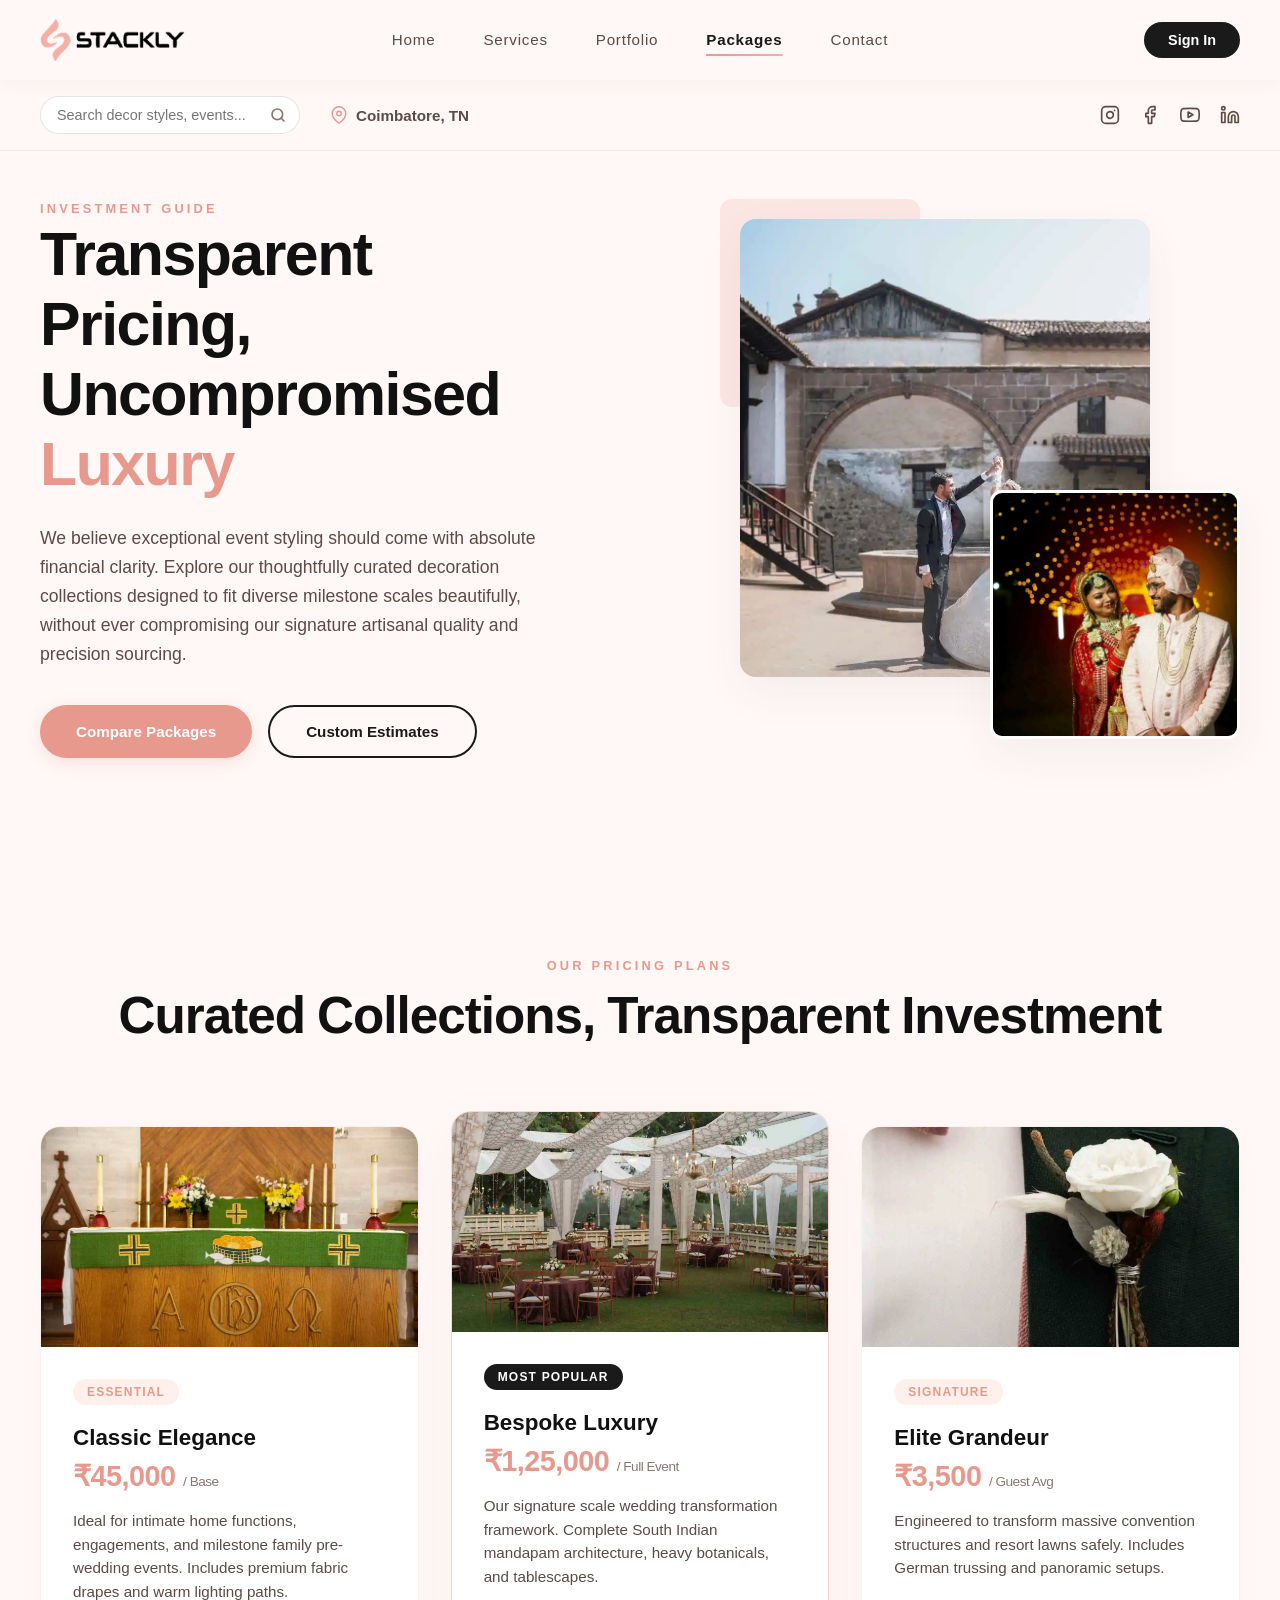
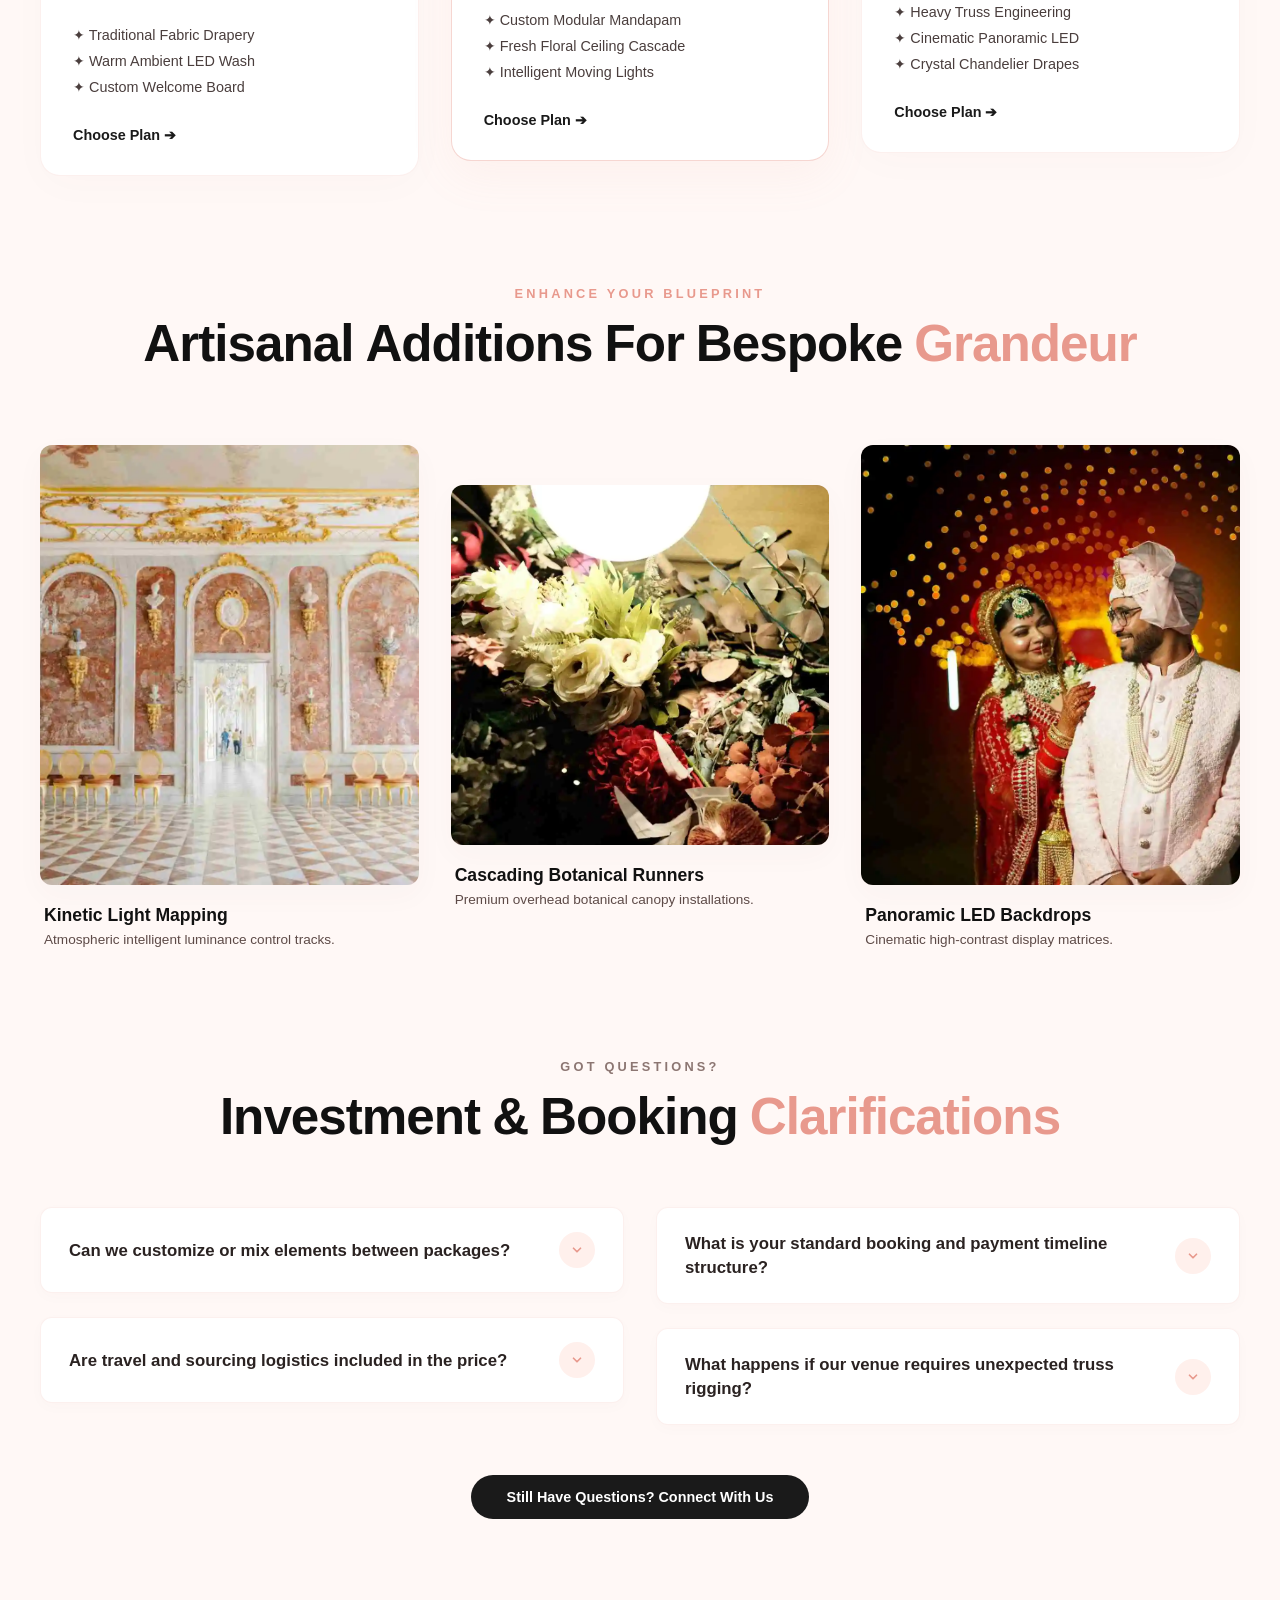
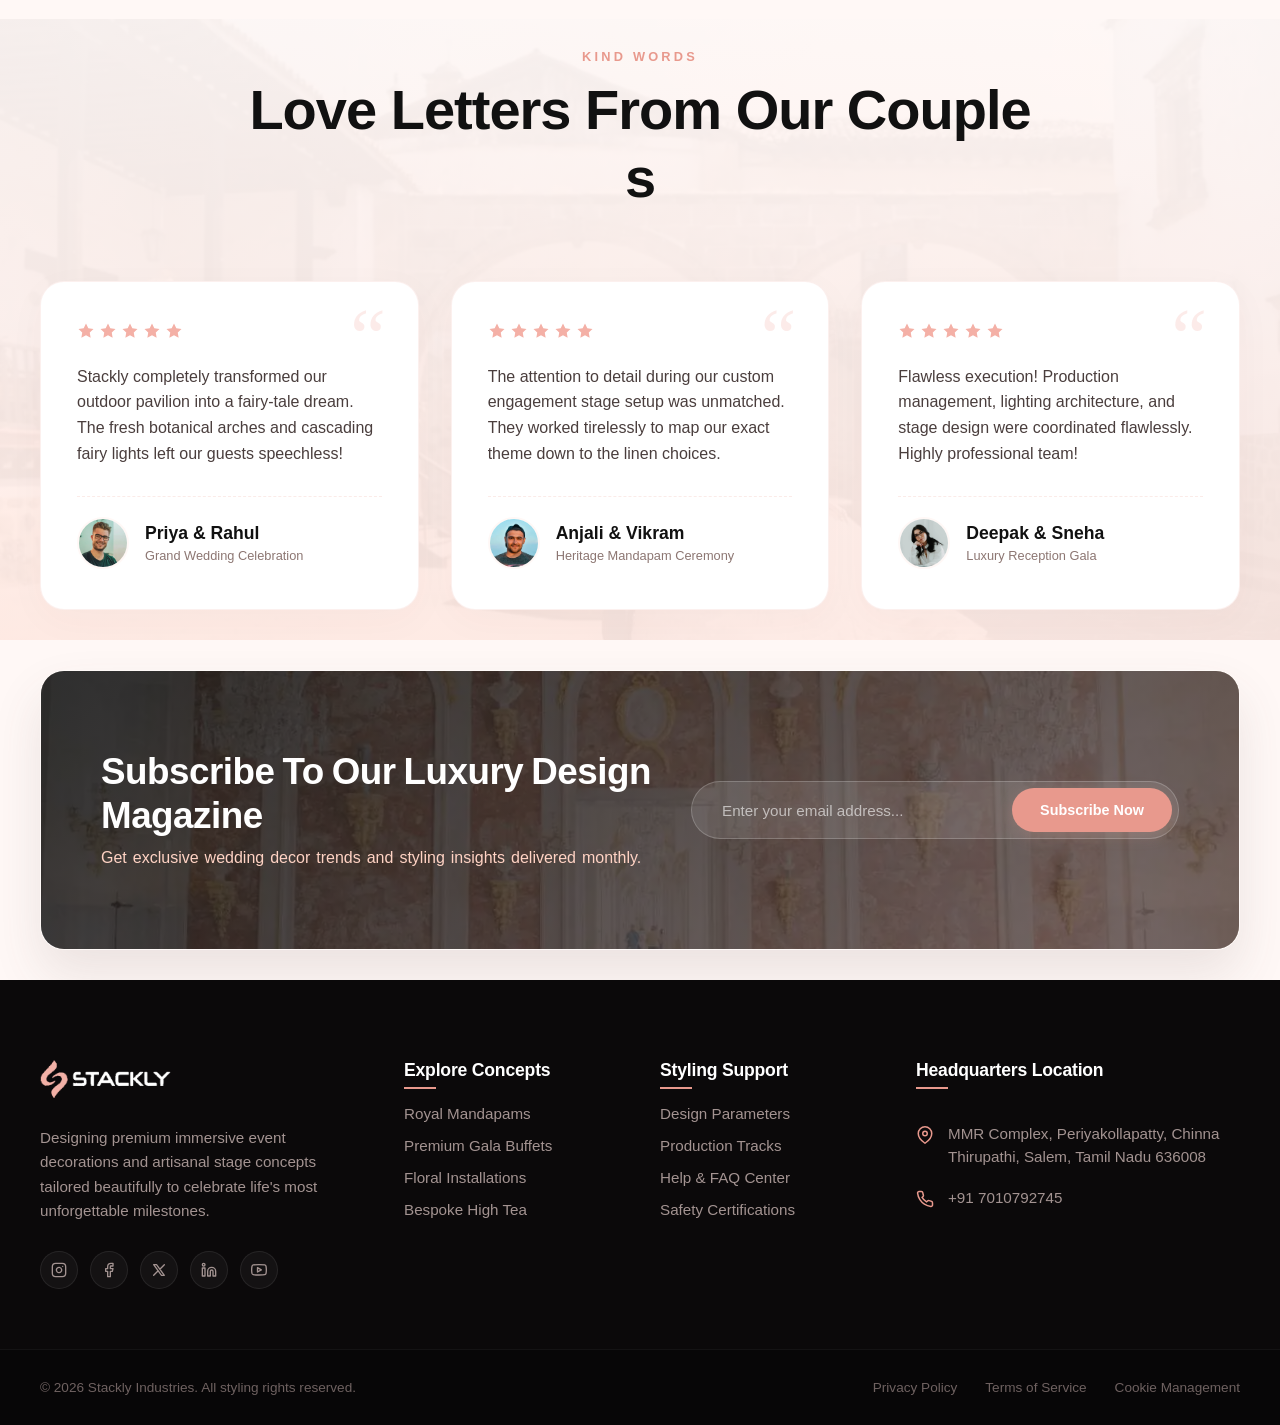
<file: packages.html>
<!DOCTYPE html>
<html lang="en">
<head>
    <meta charset="UTF-8">
    <meta name="viewport" content="width=device-width, initial-scale=1.0">
    <title>Stackly Preloader</title>
    <link rel="stylesheet" href="style.css">
</head>
<body class="loading">

    <!-- Standalone Responsive Preloader Screen -->
    <div id="preloader">
        <div class="preloader-content">
            <!-- Scaling Vector Icon (Abstract Event Arches) -->
            <div class="logo-icon-wrapper">
                <svg class="logo-icon" viewBox="0 0 100 100" fill="none" xmlns="http://w3.org">
                    <path class="arch arch-1" d="M20 90V50C20 33.4315 33.4315 20 50 20C66.5685 20 80 33.4315 80 50V90" stroke="url(#peachGradient)" stroke-width="6" stroke-linecap="round"/>
                    <path class="arch arch-2" d="M35 90V55C35 46.7157 41.7157 40 50 40C58.2843 40 65 46.7157 65 55V90" stroke="url(#pinkGradient)" stroke-width="5" stroke-linecap="round"/>
                    <circle class="sparkle" cx="50" cy="15" r="4" fill="#E8998D"/>
                </svg>
            </div>

            
            <h1 class="brand-name">Stackly</h1>
            <p class="brand-tagline">Curating Moments, Styling Spaces</p>

            <!-- Progress Tracker Components -->
            <div class="progress-container">
                <div class="progress-bar" id="progress-bar"></div>
            </div>
            <span class="loading-text">Crafting your experience...</span>
        </div>
    </div>

    <!-- Global SVG Gradient Definitions -->
    <svg width="0" height="0" style="position:absolute; visibility: hidden;">
        <defs>
            <linearGradient id="peachGradient" x1="0%" y1="0%" x2="100%" y2="100%">
                <stop offset="0%" stop-color="#FFD3C4"/>
                <stop offset="100%" stop-color="#E8998D"/>
            </linearGradient>
            <linearGradient id="pinkGradient" x1="0%" y1="0%" x2="100%" y2="100%">
                <stop offset="0%" stop-color="#FFF0EC"/>
                <stop offset="100%" stop-color="#F3B0A6"/>
            </linearGradient>
        </defs>
    </svg>


    <script>
        document.addEventListener("DOMContentLoaded", () => {
    const preloader = document.getElementById("preloader");
    const progressBar = document.getElementById("progress-bar");

    // Instantly begin progress bar loading transition
    setTimeout(() => {
        progressBar.style.width = "100%";
    }, 50);

    // Exact 2000ms delay window before executing clean removal sequence
    setTimeout(() => {
        preloader.classList.add("fade-out");
        document.body.classList.remove("loading");
        
        // Remove structural items entirely after fade duration closes
        setTimeout(() => {
            preloader.remove();
        }, 600); 
    }, 2000);
});

    </script>

    <!-- Navigation Header Component -->
<header class="main-header">
    <div class="header-container">
        
        <!-- Brand Logo (Refreshes Page on Click) -->
        <div class="logo-wrapper" onclick="window.location.reload();" role="button" aria-label="Refresh home page">
            <img src="./assests/header logo.webp" alt="Stackly Logo" class="brand-logo-img">
        </div>

        <!-- Center Navigation Menu -->
        <nav class="nav-menu" id="navMenu">
            <ul class="nav-list">
                <li><a href="index.html" class="nav-link ">Home</a></li>
                <li><a href="services.html" class="nav-link">Services</a></li>
                <li><a href="Portfolio.html" class="nav-link">Portfolio</a></li>
                <li><a href="Packages.html" class="nav-link active">Packages</a></li>
                <li><a href="contact.html" class="nav-link">Contact</a></li>
            </ul>
            <!-- Auth Button duplicated inside mobile drawer for layout flow -->
       <button class="auth-btn mobile-auth-btn" onclick="window.location.href='login.html'">Sign In</button>
        </nav>

        <!-- Right Side Auth Button (Desktop View) -->
        <div class="auth-wrapper">
          <button class="auth-btn" onclick="window.location.href='login.html'">Sign In</button>
        </div>

        <!-- Mobile Hamburger Trigger -->
        <button class="hamburger" id="hamburgerBtn" aria-label="Toggle navigation menu" aria-expanded="false">
            <span class="bar"></span>
            <span class="bar"></span>
            <span class="bar"></span>
        </button>

    </div>
</header>

<!-- Mobile Blur Backdrop Layer -->
<div class="menu-backdrop" id="menuBackdrop"></div>

<script>
    document.addEventListener("DOMContentLoaded", () => {
    const hamburgerBtn = document.getElementById("hamburgerBtn");
    const navMenu = document.getElementById("navMenu");
    const menuBackdrop = document.getElementById("menuBackdrop");
    const navLinks = document.querySelectorAll(".nav-link");

    // Unified function to handle open/close states
    const toggleMenu = () => {
        const isOpen = navMenu.classList.toggle("is-open");
        hamburgerBtn.classList.toggle("is-active");
        menuBackdrop.classList.toggle("is-visible");
        
        // Accessibility update
        hamburgerBtn.setAttribute("aria-expanded", isOpen);
        document.body.style.overflow = isOpen ? "hidden" : "";
    };

    // Trigger toggle on click elements
    hamburgerBtn.addEventListener("click", toggleMenu);
    menuBackdrop.addEventListener("click", toggleMenu);

    // Track Navigation Item Interactions and switch visual Active State
    navLinks.forEach(link => {
        link.addEventListener("click", (e) => {
            // Remove active profile styling classes from all existing links
            navLinks.forEach(item => item.classList.remove("active"));
            
            // Apply focus/active states cleanly onto target item
            link.classList.add("active");

            // Smooth close logic handling mobile interactions
            if (navMenu.classList.contains("is-open")) {
                toggleMenu();
            }
        });
    });
});

</script>

<!-- Sub-Header Actions Utility Bar Section -->
<section class="action-bar-section">
    <div class="action-bar-container">
        
        <!-- Left Side Dynamic Context Operations -->
        <div class="left-actions-group">
            <!-- Validation Protected Search Box -->
            <form class="action-search-form" id="searchForm" novalidate>
                <div class="search-input-wrapper">
                    <input type="text" id="searchInput" placeholder="Search decor styles, events..." aria-label="Search">
                    <button type="submit" class="search-submit-btn" aria-label="Submit search">
                        <!-- Search Vector Icon -->
                        <svg viewBox="0 0 24 24" fill="none" stroke="currentColor" stroke-width="2.5" stroke-linecap="round" stroke-linejoin="round"><circle cx="11" cy="11" r="8"></circle><line x1="21" y1="21" x2="16.65" y2="16.65"></line></svg>
                    </button>
                    <!-- Custom Native Tooltip Alert Placement -->
                    <span class="validation-message" id="searchAlert">Please fill out this field.</span>
                </div>
            </form>

            <!-- Interactive Geolocation Pointer -->
            <a href="https://maps.app.goo.gl/1iUAJLxSuFhmkqeE8" target="_blank" rel="noopener noreferrer" class="location-anchor-link">
                <!-- Map Pin Vector Icon -->
                <svg viewBox="0 0 24 24" fill="none" stroke="currentColor" stroke-width="2" stroke-linecap="round" stroke-linejoin="round" class="pin-icon"><path d="M21 10c0 7-9 13-9 13s-9-6-9-13a9 9 0 0 1 18 0z"></path><circle cx="12" cy="10" r="3"></circle></svg>
                <span class="location-text">Coimbatore, TN</span>
            </a>
        </div>

        <!-- Center Flex Spacer (Maintained Horizontally via CSS Flex layout alignment) -->
        <div class="center-flex-spacer"></div>

        <!-- Right Side Social Ecosystem Layout -->
        <div class="right-socials-group">
            <!-- Instagram -->
            <a href="404.html" class="social-icon-link" aria-label="Visit Instagram profile">
                <svg viewBox="0 0 24 24" fill="none" stroke="currentColor" stroke-width="2" stroke-linecap="round" stroke-linejoin="round"><rect x="2" y="2" width="20" height="20" rx="5" ry="5"></rect><path d="M16 11.37A4 4 0 1 1 12.63 8 4 4 0 0 1 16 11.37z"></path><line x1="17.5" y1="6.5" x2="17.51" y2="6.5"></line></svg>
            </a>
            <!-- Facebook -->
            <a href="404.html" class="social-icon-link" aria-label="Visit Facebook profile">
                <svg viewBox="0 0 24 24" fill="none" stroke="currentColor" stroke-width="2" stroke-linecap="round" stroke-linejoin="round"><path d="M18 2h-3a5 5 0 0 0-5 5v3H7v4h3v8h4v-8h3l1-4h-4V7a1 1 0 0 1 1-1h3z"></path></svg>
            </a>
            <!-- YouTube -->
            <a href="404.html" class="social-icon-link" aria-label="Visit YouTube channel">
                <svg viewBox="0 0 24 24" fill="none" stroke="currentColor" stroke-width="2" stroke-linecap="round" stroke-linejoin="round"><path d="M22.54 6.42a2.78 2.78 0 0 0-1.94-2C18.88 4 12 4 12 4s-6.88 0-8.6.46a2.78 2.78 0 0 0-1.94 2A29 29 0 0 0 1 11.75a29 29 0 0 0 .46 5.33A2.78 2.78 0 0 0 3.4 19c1.72.46 8.6.46 8.6.46s6.88 0 8.6-.46a2.78 2.78 0 0 0 1.94-2 29 29 0 0 0 .46-5.25 29 29 0 0 0-.46-5.33z"></path><polygon points="9.75 15.02 15.5 11.75 9.75 8.48 9.75 15.02"></polygon></svg>
            </a>
            <!-- LinkedIn -->
            <a href="404.html" class="social-icon-link" aria-label="Visit LinkedIn workspace">
                <svg viewBox="0 0 24 24" fill="none" stroke="currentColor" stroke-width="2" stroke-linecap="round" stroke-linejoin="round"><path d="M16 8a6 6 0 0 1 6 6v7h-4v-7a2 2 0 0 0-2-2 2 2 0 0 0-2 2v7h-4v-7a6 6 0 0 1 6-6z"></path><rect x="2" y="9" width="4" height="12"></rect><circle cx="4" cy="4" r="2"></circle></svg>
            </a>
        </div>

    </div>
</section>

<style>
    /* --- Action Utility Config --- */
.action-bar-section {
    width: 100%;
    background-color: #FFF8F6;
    border-bottom: 1px solid rgba(232, 153, 141, 0.15);
    padding: 16px 0;
    margin-top: 80px; /* Aligns correctly below the fixed header layout offset */
}

.action-bar-container {
    max-width: 1400px;
    margin: 0 auto;
    padding: 0 40px;
    display: flex;
    justify-content: space-between;
    align-items: center;
}

/* --- Left Sided Alignment Flex Units --- */
.left-actions-group {
    display: flex;
    align-items: center;
    gap: 30px;
}

/* Validation Wrapper Box Structure */
.search-input-wrapper {
    position: relative;
    display: flex;
    align-items: center;
}

.search-input-wrapper input {
    width: 260px;
    padding: 10px 40px 10px 16px;
    border: 1.5px solid rgba(93, 74, 71, 0.15);
    border-radius: 20px;
    font-size: 0.9rem;
    color: #1A1A1A;
    background-color: #FFFFFF;
    transition: all 0.3s ease;
}

.search-input-wrapper input:focus {
    outline: none;
    border-color: #E8998D;
    box-shadow: 0 0 0 3px rgba(232, 153, 141, 0.1);
}

.search-submit-btn {
    position: absolute;
    right: 14px;
    background: transparent;
    border: none;
    cursor: pointer;
    color: #8C7672;
    display: flex;
    align-items: center;
    transition: color 0.2s;
}

.search-submit-btn:hover {
    color: #E8998D;
}

.search-submit-btn svg {
    width: 16px;
    height: 16px;
}

/* Message Box Dynamic Placement CSS */
.validation-message {
    position: absolute;
    top: calc(100% + 8px);
    left: 12px;
    background-color: #1A1A1A;
    color: #FFFFFF;
    font-size: 0.75rem;
    font-weight: 500;
    padding: 6px 12px;
    border-radius: 4px;
    white-space: nowrap;
    opacity: 0;
    visibility: hidden;
    transform: translateY(-5px);
    transition: all 0.2s ease;
    z-index: 10;
}

/* Clean micro triangle anchor decoration pointing up to input window */
.validation-message::before {
    content: '';
    position: absolute;
    bottom: 100%;
    left: 16px;
    border-width: 5px;
    border-style: solid;
    border-color: transparent transparent #1A1A1A transparent;
}

.validation-message.is-visible {
    opacity: 1;
    visibility: visible;
    transform: translateY(0);
}

/* --- Location Map Point Links --- */
.location-anchor-link {
    display: flex;
    align-items: center;
    gap: 8px;
    text-decoration: none;
    color: #5D4A47;
    font-size: 0.95rem;
    font-weight: 600;
    transition: color 0.2s;
}

.location-anchor-link:hover {
    color: #E8998D;
}

.location-anchor-link svg.pin-icon {
    width: 18px;
    height: 18px;
    color: #E8998D;
}

/* --- Center Segment --- */
.center-flex-spacer {
    flex-grow: 1;
}

/* --- Right Side Vectors --- */
.right-socials-group {
    display: flex;
    align-items: center;
    gap: 20px;
}

.social-icon-link {
    color: #5D4A47;
    display: flex;
    align-items: center;
    justify-content: center;
    transition: transform 0.2s, color 0.2s;
}

.social-icon-link svg {
    width: 20px;
    height: 20px;
}

.social-icon-link:hover {
    color: #E8998D;
    transform: translateY(-2px);
}

/* --- Fully Responsive Breakpoints Viewports Layout --- */
@media (max-width: 992px) {
    .action-bar-container {
        padding: 0 24px;
    }
}

@media (max-width: 768px) {
    .action-bar-section {
        margin-top: 70px; /* Responsive tracking downscaled configuration step */
        padding: 14px 0;
    }

    .action-bar-container {
        flex-direction: column;
        gap: 16px;
        align-items: stretch;
    }

    .left-actions-group {
        flex-direction: column;
        align-items: stretch;
        gap: 14px;
    }

    .search-input-wrapper input {
        width: 100%; /* Spans viewport wide cleanly on compact displays */
    }

    .location-anchor-link {
        justify-content: center;
        padding: 4px 0;
    }

    .center-flex-spacer {
        display: none; /* Collapses space unit natively when running vertical structures */
    }

    .right-socials-group {
        justify-content: center;
        border-top: 1px solid rgba(232, 153, 141, 0.1);
        padding-top: 14px;
        gap: 28px;
    }
}

</style>

<script>
    document.addEventListener("DOMContentLoaded", () => {
    const searchForm = document.getElementById("searchForm");
    const searchInput = document.getElementById("searchInput");
    const searchAlert = document.getElementById("searchAlert");

    searchForm.addEventListener("submit", (e) => {
        // Halt default transmission protocols instantly
        e.preventDefault();

        // Extract whitespace stripped characters from input layer
        const queryValue = searchInput.value.trim();

        if (queryValue === "") {
            // Reveal validation context box banner
            searchAlert.classList.add("is-visible");
            searchInput.focus();
        } else {
            // Clean active errors out and smoothly direct to targeted broken page path
            searchAlert.classList.remove("is-visible");
            window.location.href = "404.html";
        }
    });

    // Dismiss active visible validation boxes if user initiates typing corrections
    searchInput.addEventListener("input", () => {
        if (searchAlert.classList.contains("is-visible")) {
            searchAlert.classList.remove("is-visible");
        }
    });

    // Dismiss tooltip box elements cleanly if user shifts layout context/blur focus
    searchInput.addEventListener("blur", () => {
        searchAlert.classList.remove("is-visible");
    });
});

</script>

<!-- Premium Packages Page Hero Section -->
<section class="packages-hero-section" id="packagesHero">
    <div class="packages-hero-container">
        
        <!-- Left Column: Branding Copy & Action Hooks -->
        <div class="pk-hero-left fly-from-left">
            <span class="pk-mini-label">Investment Guide</span>
            
            <!-- Scroll-Triggered Word-by-Word Typography Header -->
            <h1 class="packages-hero-title" id="packagesTitle">
                <span class="pkh-word">Transparent</span>
                <span class="pkh-word">Pricing,</span>
                <span class="pkh-word">Uncompromised</span>
                <span class="pkh-word-accent">Luxury</span>
            </h1>

            <p class="pk-interactive-para">
                We believe exceptional event styling should come with absolute financial clarity. Explore our thoughtfully curated decoration collections designed to fit diverse milestone scales beautifully, without ever compromising our signature artisanal quality and precision sourcing.
            </p>

            <!-- Control Action Redirect Buttons Groups -->
            <div class="pk-hero-actions">
                <button class="pkh-btn btn-peach-solid" onclick="window.location.href='404.html'">Compare Packages</button>
                <button class="pkh-btn btn-dark-outline" onclick="window.location.href='404.html'">Custom Estimates</button>
            </div>
        </div>

        <!-- Right Column: Asymmetric Overlapping Framed Layout -->
        <div class="pk-hero-right fly-from-right">
            <div class="asymmetric-packages-frame">
                
                <!-- Main Background Portrait Image Container Shell -->
                <div class="pk-hero-img-wrapper main-frame" onclick="window.location.href='404.html'">
                    <img src="./assests/couple shoot.webp" alt="Stackly Grand Reception Setup Cover" loading="lazy">
                    <div class="pk-cover-shading"></div>
                </div>

                <!-- Secondary Front Floating Overlay Image Container Shell -->
                <div class="pk-hero-img-wrapper front-overlay-frame" onclick="window.location.href='404.html'">
                    <img src="./assests/candid.webp" alt="Artisanal Floral Close Up Presentation Swatch" loading="lazy">
                </div>

                <!-- Structural Geometric Offset Decoration Backer Plate -->
                <div class="pk-decor-offset-plate"></div>

            </div>
        </div>

    </div>
</section>

<style>
/* --- Canvas Framing Architecture --- */
.packages-hero-section {
    width: 100%;
    background-color: #FFF8F6; /* Domain signature pale pink / soft peach brand color theme */
    
    /* REVISION: Changed top padding from 60px to 0px to instantly close the empty white space gap */
    padding: 50px 0 100px 0; 
    
    /* REVISION: Ensured margin-top remains anchored cleanly against the sub-header bar baseline */
    margin-top: 0px; 
    
    overflow: hidden;
    position: relative;
}

.packages-hero-container {
    max-width: 1400px;
    margin: 0 auto;
    padding: 0 40px;
    display: grid;
    grid-template-columns: 1fr 1.05fr; /* Symmetrical split tracks balancing narrative and visual content */
    gap: 60px;
    align-items: center;
}

/* --- Left Side Content Column Typography --- */
.pk-hero-left {
    display: flex;
    flex-direction: column;
}

.pk-mini-label {
    font-size: 0.8rem;
    font-weight: 700;
    text-transform: uppercase;
    letter-spacing: 0.25em;
    color: #E8998D; /* Brand primary peach theme accent color */
    
    /* REVISION: Reduced slightly from 8px to maximize upper layout tight anchoring visual line */
    margin-bottom: 4px; 
}

/* --- Word-by-Word Scroll Headline Reveal Systems --- */
.packages-hero-title {
    font-size: 3.8rem;
    font-weight: 800;
    color: #111111; /* Near Black */
    line-height: 1.15;
    margin-bottom: 24px;
    letter-spacing: -1.5px;
    display: flex;
    flex-wrap: wrap;
    gap: 0 14px;
}

.pkh-word, .pkh-word-accent {
    opacity: 0.15;
    transform: translateY(12px);
    transition: opacity 0.5s cubic-bezier(0.25, 1, 0.5, 1), transform 0.5s cubic-bezier(0.25, 1, 0.5, 1);
}

.pkh-word-accent {
    color: #E8998D; /* Highlights Luxury word with a color swap pop */
}

/* Class parameters stamped onto sections on intersection via script pipelines */
.packages-active-trigger .pkh-word,
.packages-active-trigger .pkh-word-accent {
    opacity: 1;
    transform: translateY(0);
}

/* Incremental stagger delay timeline mapping arrays */
.packages-active-trigger .pkh-word:nth-child(1) { transition-delay: 0.05s; }
.packages-active-trigger .pkh-word:nth-child(2) { transition-delay: 0.18s; }
.packages-active-trigger .pkh-word:nth-child(3) { transition-delay: 0.3s; }
.packages-active-trigger .pkh-word-accent { transition-delay: 0.42s; }

/* Micro-Scaling Interactive Paragraph */
.pk-interactive-para {
    font-size: 1.1rem;
    line-height: 1.65;
    color: #5D4A47;
    margin-bottom: 36px;
    max-width: 540px;
    cursor: default;
    transition: transform 0.4s cubic-bezier(0.25, 1, 0.5, 1), color 0.3s ease;
    transform-origin: left center;
}

.pk-interactive-para:hover {
    transform: scale(1.02);
    color: #111111;
}

/* Action Control Redirect Buttons Row Layout */
.pk-hero-actions {
    display: flex;
    gap: 16px;
}

.pkh-btn {
    padding: 16px 36px;
    font-size: 0.95rem;
    font-weight: 700;
    border-radius: 30px; /* Highly curved rounded edge layout ergonomics */
    cursor: pointer;
    text-align: center;
    transition: background-color 0.3s, transform 0.2s, box-shadow 0.3s;
}

.btn-peach-solid {
    background-color: #E8998D;
    color: #FFFFFF;
    border: none;
    box-shadow: 0 4px 15px rgba(232, 153, 141, 0.25);
}

.btn-peach-solid:hover {
    background-color: #D6867B;
    transform: translateY(-2px);
    box-shadow: 0 8px 25px rgba(232, 153, 141, 0.4);
}

.btn-dark-outline {
    background-color: transparent;
    color: #1A1A1A;
    border: 2px solid #1A1A1A;
}

.btn-dark-outline:hover {
    background-color: #1A1A1A;
    color: #FFFFFF;
    transform: translateY(-2px);
}

/* --- Left / Right Directional Entrance Vector Layout Controls --- */
.fly-from-left {
    opacity: 0;
    transform: translateX(-60px);
    transition: opacity 1s cubic-bezier(0.25, 1, 0.5, 1), transform 1s cubic-bezier(0.25, 1, 0.5, 1);
}

.fly-from-right {
    opacity: 0;
    transform: translateX(60px);
    transition: opacity 1s cubic-bezier(0.25, 1, 0.5, 1), transform 1s cubic-bezier(0.25, 1, 0.5, 1);
}

.packages-active-trigger .fly-from-left,
.packages-active-trigger .fly-from-right {
    opacity: 1;
    transform: translate(0) translateY(0);
}

/* ==========================================================================
   CREATIVE ASYMMETRICAL OVERLAPPING COVER IMAGE COLLAGE
   ========================================================================== */
.pk-hero-right {
    width: 100%;
    display: flex;
    justify-content: flex-end;
}

.asymmetric-packages-frame {
    position: relative;
    width: 100%;
    max-width: 500px;
    height: 520px;
}

/* Main Background Portrait Image Card Box Container Style */
.pk-hero-img-wrapper {
    position: relative;
    overflow: hidden;
    background-color: #FFEBE5;
    cursor: pointer;
    box-shadow: 0 15px 45px rgba(93, 74, 71, 0.06);
}

.pk-hero-img-wrapper.main-frame {
    position: absolute;
    top: 0;
    left: 0;
    width: 82%;
    height: 88%;
    border-radius: 16px;
    z-index: 3;
}

.pk-hero-img-wrapper img {
    width: 100%;
    height: 100%;
    object-fit: cover;
    display: block;
    transition: transform 0.6s cubic-bezier(0.25, 1, 0.5, 1);
}

.pk-cover-shading {
    position: absolute;
    top: 0;
    left: 0;
    width: 100%;
    height: 100%;
    background: linear-gradient(to bottom, rgba(26,26,26,0) 60%, rgba(26,26,26,0.15) 100%);
}

/* Secondary Front Floating Overlay Image Container Shell */
.pk-hero-img-wrapper.front-overlay-frame {
    position: absolute;
    bottom: 0;
    right: 0;
    width: 50%;
    height: 48%;
    border-radius: 12px;
    z-index: 4; /* Floats perfectly directly on top of the background image card */
    border: 3px solid #FFFFFF; /* High-contrast clean border profile lines separation */
    transition: transform 0.4s cubic-bezier(0.25, 1, 0.5, 1);
}

/* Geometric Offset Backdrop Plate Decoration */
.pk-decor-offset-plate {
    position: absolute;
    top: -20px;
    left: -20px;
    width: 40%;
    height: 40%;
    background-color: #F3B0A6; /* Pale pink layout block backer fill coloring */
    border-radius: 12px;
    z-index: 1;
    opacity: 0.25;
    transition: transform 0.6s cubic-bezier(0.25, 1, 0.5, 1);
}

/* Unified Interactive Hovers on Graphic Wrapper Intercept Focus */
.asymmetric-packages-frame:hover .main-frame img {
    transform: scale(1.03);
}

.asymmetric-packages-frame:hover .front-overlay-frame {
    transform: translate(-10px, -10px) scale(1.02); /* Coordinates shift smoothly out on hover */
}

.asymmetric-packages-frame:hover .pk-decor-offset-plate {
    transform: translate(8px, -8px);
}

/* ==========================================================================
   FLUID RESPONSIVE MEDIA CONSTRAINTS BREAKPOINTS
   ========================================================================== */
@media (max-width: 1024px) {
    .packages-hero-title { font-size: 3rem; }
    .asymmetric-packages-frame { height: 420px; max-width: 420px; }
}

@media (max-width: 992px) {
    /* Collapse split rows layout architecture down cleanly into central single vertical stack channels natively */
    .packages-hero-container {
        grid-template-columns: 1fr;
        gap: 50px;
        text-align: center;
    }

    .packages-hero-title { justify-content: center; }
    .pk-interactive-para { margin-left: auto; margin-right: auto; }
    .pk-hero-actions { justify-content: center; }
    .pk-hero-right { justify-content: center; }

    /* Re-direct side-slides entries to safe bottom-up vector flows for screen stability */
    .fly-from-left, .fly-from-right {
        transform: translateY(40px) !important;
    }
    
    .pk-decor-offset-plate { display: none; } /* Strip background block card shapes to balance mobile viewport spacing */
}

@media (max-width: 576px) {
    /* REVISION: Fluid scaling to maintain clean boundaries on small smartphones */
    .packages-hero-section { padding: 0px 0 60px 0; margin-top: 0px; }
    .packages-hero-container { padding: 0 24px; }
    .packages-hero-title { font-size: 2.2rem; gap: 0 8px; }
    .pk-interactive-para { font-size: 0.95rem; }
    .pk-hero-actions { flex-direction: column; width: 100%; gap: 12px; }
    .pkh-btn { width: 100%; padding: 14px; }
    .asymmetric-packages-frame { height: 320px; max-width: 320px; }
}


</style>

<script>
    document.addEventListener("DOMContentLoaded", () => {
    
    const packagesHero = document.getElementById("packagesHero");

    // --- INTEGRATED INTERSECTION SCROLL PIPELINE ---
    const packagesObserver = new IntersectionObserver((entries) => {
        entries.forEach(entry => {
            if (entry.isIntersecting) {
                // Stamping parent class hook executes typography sequence and block slides simultaneously
                packagesHero.classList.add("packages-active-trigger");
                packagesObserver.unobserve(entry.target);
            }
        });
    }, { threshold: 0.15 }); // Fires smoothly when 15% of container height scales onto viewport frames

    if (packagesHero) packagesObserver.observe(packagesHero);
});

</script>

<!-- Premium Packages Pricing Section -->
<section class="packages-grid-section" id="packagesGridSection">
    <div class="pk-master-container">

        <!-- Header Group with Scroll Word Reveal -->
        <div class="pk-header-block">
            <span class="pk-small-tag">Our Pricing Plans</span>
            <h2 class="pk-main-title" id="pkTitle">
                <span class="pk-word">Curated</span>
                <span class="pk-word">Collections,</span>
                <span class="pk-word">Transparent</span>
                <span class="pk-word">Investment</span>
            </h2>
        </div>

        <!-- Asymmetric Pricing Matrix Grid -->
        <div class="packages-interactive-grid" id="packagesGrid">

            <!-- Card 1: Essential Curation -->
            <div class="pk-card-item" onclick="window.location.href='404.html'">
                <div class="pk-image-wrapper">
                    <img src="./assests/church.webp" alt="Essential Minimalist Event Decoration" loading="lazy">
                    <div class="pk-hover-overlay"></div>
                </div>
                <div class="pk-text-content">
                    <div class="pk-badge">Essential</div>
                    <h3>Classic Elegance</h3>
                    <p class="pk-price">₹45,000 <span>/ Base</span></p>
                    <p class="pk-desc">Ideal for intimate home functions, engagements, and milestone family pre-wedding events. Includes premium fabric drapes and warm lighting paths.</p>
                    <ul class="pk-features-list">
                        <li>✦ Traditional Fabric Drapery</li>
                        <li>✦ Warm Ambient LED Wash</li>
                        <li>✦ Custom Welcome Board</li>
                    </ul>
                    <span class="pk-action-btn">Choose Plan ➔</span>
                </div>
            </div>

            <!-- Card 2: Bespoke Luxury (Elevated Centerpiece) -->
            <div class="pk-card-item central-highlight-card" onclick="window.location.href='404.html'">
                <div class="pk-image-wrapper">
                    <img src="./assests/wedding decor.webp" alt="Bespoke Premium Stage Setup" loading="lazy">
                    <div class="pk-hover-overlay"></div>
                </div>
                <div class="pk-text-content">
                    <div class="pk-badge special-badge">Most Popular</div>
                    <h3>Bespoke Luxury</h3>
                    <p class="pk-price">₹1,25,000 <span>/ Full Event</span></p>
                    <p class="pk-desc">Our signature scale wedding transformation framework. Complete South Indian mandapam architecture, heavy botanicals, and tablescapes.</p>
                    <ul class="pk-features-list">
                        <li>✦ Custom Modular Mandapam</li>
                        <li>✦ Fresh Floral Ceiling Cascade</li>
                        <li>✦ Intelligent Moving Lights</li>
                    </ul>
                    <span class="pk-action-btn">Choose Plan ➔</span>
                </div>
            </div>

            <!-- Card 3: Elite Grandeur -->
            <div class="pk-card-item" onclick="window.location.href='404.html'">
                <div class="pk-image-wrapper">
                    <img src="./assests/wedding detail closeup.webp" alt="Elite Grand Scale Reception Layout" loading="lazy">
                    <div class="pk-hover-overlay"></div>
                </div>
                <div class="pk-text-content">
                    <div class="pk-badge">Signature</div>
                    <h3>Elite Grandeur</h3>
                    <p class="pk-price">₹3,500 <span>/ Guest Avg</span></p>
                    <p class="pk-desc">Engineered to transform massive convention structures and resort lawns safely. Includes German trussing and panoramic setups.</p>
                    <ul class="pk-features-list">
                        <li>✦ Heavy Truss Engineering</li>
                        <li>✦ Cinematic Panoramic LED</li>
                        <li>✦ Crystal Chandelier Drapes</li>
                    </ul>
                    <span class="pk-action-btn">Choose Plan ➔</span>
                </div>
            </div>

        </div>

    </div>
</section>

<style>
    /* --- Canvas Framing --- */
.packages-grid-section {
    width: 100%;
    background-color: #FFF8F6; /* Signature theme pale pink canvas background colors */
    padding: 100px 0;
    overflow: hidden;
    position: relative;
}

.pk-master-container {
    max-width: 1400px;
    margin: 0 auto;
    padding: 0 40px;
}

/* --- Headline Scroll Animation --- */
.pk-header-block {
    text-align: center;
    margin-bottom: 80px;
}

.pk-small-tag {
    display: block;
    font-size: 0.8rem;
    font-weight: 700;
    text-transform: uppercase;
    letter-spacing: 0.25em;
    color: #E8998D;
    margin-bottom: 12px;
}

.pk-main-title {
    font-size: 3.2rem;
    font-weight: 700;
    color: #111111;
    letter-spacing: -1px;
    line-height: 1.2;
    display: flex;
    justify-content: center;
    flex-wrap: wrap;
    gap: 0 12px;
}

.pk-word {
    opacity: 0.15;
    transform: translateY(12px);
    transition: opacity 0.5s cubic-bezier(0.25, 1, 0.5, 1), transform 0.5s cubic-bezier(0.25, 1, 0.5, 1);
}

.pk-word.reveal-active {
    opacity: 1;
    transform: translateY(0);
}

/* ==========================================================================
   ALIGNMENT METRIC: RIGID HORIZONTAL ASYMMETRICAL MATRIX GRID
   ========================================================================== */
.packages-interactive-grid {
    display: grid;
    grid-template-columns: repeat(3, 1fr); /* 3 perfectly balanced parallel tracks */
    gap: 32px;
    align-items: flex-start; /* Grounds rows symmetrically to a straight line */
}

/* Base Card Content Structuring */
.pk-card-item {
    background-color: #FFFFFF;
    border: 1px solid rgba(232, 153, 141, 0.15);
    border-radius: 20px;
    overflow: hidden;
    box-shadow: 0 10px 40px rgba(93, 74, 71, 0.02);
    cursor: pointer;
    display: flex;
    flex-direction: column;
    
    /* Scroll entry animation variables initialization */
    opacity: 0;
    transform: translateY(60px);
    transition: opacity 0.8s cubic-bezier(0.25, 1, 0.5, 1),
                transform 0.8s cubic-bezier(0.25, 1, 0.5, 1),
                box-shadow 0.4s ease,
                border-color 0.4s ease;
}

.pk-card-item.animate-card-in {
    opacity: 1;
    transform: translateY(0);
}

/* ASYMMETRICAL OFFSET: Central premium card sits slightly raised to stand out */
.central-highlight-card {
    border-color: rgba(232, 153, 141, 0.4);
    box-shadow: 0 15px 45px rgba(232, 153, 141, 0.08);
}

@media (min-width: 993px) {
    .central-highlight-card {
        transform: translateY(-15px); /* Raised accent elevation for large viewports */
    }
    .central-highlight-card.animate-card-in {
        transform: translateY(-15px);
    }
}

/* --- Image Bounding Frames --- */
.pk-image-wrapper {
    position: relative;
    width: 100%;
    height: 220px; /* Locked explicit aspect ratios height */
    overflow: hidden;
    background-color: #FFEBE5;
}

.pk-image-wrapper img {
    width: 100%;
    height: 100%;
    object-fit: cover;
    display: block;
    transition: transform 0.6s cubic-bezier(0.25, 1, 0.5, 1);
}

.pk-hover-overlay {
    position: absolute;
    top: 0;
    left: 0;
    width: 100%;
    height: 100%;
    background: linear-gradient(to bottom, rgba(26,26,26,0) 40%, rgba(26,26,26,0.15) 100%);
    transition: background 0.3s ease;
}

/* --- Content Component Text Styling --- */
.pk-text-content {
    padding: 32px;
    display: flex;
    flex-direction: column;
    flex-grow: 1;
    min-height: 380px; /* Aligns baseline track buttons by forcing equal content blocks heights */
}

.pk-badge {
    align-self: flex-start;
    padding: 6px 14px;
    background-color: #FFF0EC;
    color: #E8998D;
    font-size: 0.75rem;
    font-weight: 700;
    text-transform: uppercase;
    letter-spacing: 0.1em;
    border-radius: 30px;
    margin-bottom: 20px;
}

.special-badge {
    background-color: #1A1A1A;
    color: #FFFFFF;
}

.pk-text-content h3 {
    font-size: 1.4rem;
    font-weight: 700;
    color: #111111;
    margin-bottom: 8px;
    transition: color 0.2s ease;
}

.pk-price {
    font-size: 1.8rem;
    font-weight: 800;
    color: #E8998D;
    margin-bottom: 16px;
    letter-spacing: -0.5px;
}

.pk-price span {
    font-size: 0.85rem;
    font-weight: 500;
    color: #8C7672;
}

.pk-desc {
    font-size: 0.95rem;
    line-height: 1.55;
    color: #5D4A47;
    margin-bottom: 24px;
}

/* Bullet Feature Inclusions Tracker list */
.pk-features-list {
    list-style: none;
    display: flex;
    flex-direction: column;
    gap: 10px;
    margin-bottom: 32px;
}

.pk-features-list li {
    font-size: 0.9rem;
    color: #4A3E3D;
    font-weight: 500;
}

.pk-action-btn {
    font-size: 0.9rem;
    font-weight: 700;
    color: #1A1A1A;
    transition: color 0.2s ease, transform 0.2s ease;
    display: inline-block;
    margin-top: auto; /* Locks button string to absolute bottom baseline line */
}

/* --- Interactive Hover Focus Micro-Effects --- */
.pk-card-item:hover {
    box-shadow: 0 20px 50px rgba(232, 153, 141, 0.16);
    border-color: rgba(232, 153, 141, 0.4);
}

.pk-card-item:hover .pk-image-wrapper img {
    transform: scale(1.04);
}

.pk-card-item:hover .pk-text-content h3 {
    color: #E8998D;
}

.pk-card-item:hover .pk-action-btn {
    color: #E8998D;
    transform: translateX(4px);
}

/* ==========================================================================
   FULLY ROBUST RESPONSIVE MEDIA BREAKPOINT MATRIX OVERRIDES
   ========================================================================== */
@media (max-width: 1100px) {
    .pk-main-title { font-size: 2.8rem; }
    .pk-text-content { padding: 24px; min-height: 400px; }
    .pk-card-item { border-radius: 16px; }
}

@media (max-width: 992px) {
    /* Compress grid fields down cleanly to vertical singular column channels seamlessly */
    .packages-interactive-grid {
        grid-template-columns: 1fr;
        gap: 32px;
        max-width: 500px;
        margin: 0 auto;
    }
    
    .pk-text-content { min-height: auto; }
    
    .central-highlight-card {
        order: -1; /* Pushes signature premium card stack option natively up to the top focal point */
    }
}

@media (max-width: 576px) {
    .packages-grid-section { padding: 60px 0; }
    .pk-master-container { padding: 0 24px; }
    .pk-main-title { font-size: 1.9rem; gap: 0 8px; }
    .pk-image-wrapper { height: 200px; }
    .pk-text-content h3 { font-size: 1.2rem; }
    .pk-price { font-size: 1.5rem; }
}

</style>

<script>
    document.addEventListener("DOMContentLoaded", () => {
    
    // --- PART 1: Word-by-Word Scroll Reveal Intersection Observer ---
    const words = document.querySelectorAll(".pk-word");
    const wordObserver = new IntersectionObserver((entries) => {
        entries.forEach(entry => {
            if (entry.isIntersecting) {
                entry.target.classList.add("reveal-active");
                wordObserver.unobserve(entry.target);
            }
        });
    }, { threshold: 0.6 });

    words.forEach(word => wordObserver.observe(word));


    // --- PART 2: One-by-One Staggered Card Entrance Sequence ---
    const packagesGrid = document.getElementById("packagesGrid");
    const pricingCards = document.querySelectorAll(".pk-card-item");

    const gridObserver = new IntersectionObserver((entries) => {
        entries.forEach(entry => {
            if (entry.isIntersecting) {
                // Loop card matrices and introduce individual cascade delays based on indexing
                pricingCards.forEach((card, index) => {
                    setTimeout(() => {
                        card.classList.add("animate-card-in");
                    }, index * 150); // 150ms clean staggered layout pacing gap
                });
                gridObserver.unobserve(packagesGrid);
            }
        });
    }, { threshold: 0.08 });

    if (packagesGrid) gridObserver.observe(packagesGrid);
});

</script>

<!-- Premium Package Add-ons Section -->
<section class="addons-grid-section" id="addonsSection">
    <div class="addons-master-container">

        <!-- Header Group with Scroll Word Reveal -->
        <div class="addons-header-block">
            <span class="addons-small-tag">Enhance Your Blueprint</span>
            <h2 class="addons-main-title" id="addonsTitle">
                <span class="ad-word">Artisanal</span>
                <span class="ad-word">Additions</span>
                <span class="ad-word">For</span>
                <span class="ad-word">Bespoke</span>
                <span class="ad-word-accent">Grandeur</span>
            </h2>
        </div>

        <!-- Asymmetric Balanced Grid Matrix -->
        <div class="addons-interactive-grid" id="addonsGrid">

            <!-- Card 1: Kinetic Stage Illuminations -->
            <div class="addon-card-item" onclick="window.location.href='404.html'">
                <div class="addon-image-wrapper height-tall">
                    <img src="./assests/wedding hall decor.webp" alt="Intelligent Moving Lighting Rigging Setup" loading="lazy">
                    <div class="addon-hover-overlay">
                        <div class="addon-overlay-content">
                            <span class="addon-badge">Production upgrade</span>
                            <h3>Kinetic Light Mapping</h3>
                            <p>Synchronized moving head beams, profile tracks, and wireless uplighting dimmers tailored to your color theme.</p>
                            <span class="addon-cta-mock">Add to Package ➔</span>
                        </div>
                    </div>
                </div>
                <div class="addon-text-meta">
                    <h3>Kinetic Light Mapping</h3>
                    <p>Atmospheric intelligent luminance control tracks.</p>
                </div>
            </div>

            <!-- Card 2: Fresh Flora Ceiling Runners (Center Focus Offset) -->
            <div class="addon-card-item center-offset-card" onclick="window.location.href='404.html'">
                <div class="addon-image-wrapper height-short">
                    <img src="./assests/flower decor.webp" alt="Luxury Cascading Floral Ceiling Installations" loading="lazy">
                    <div class="addon-hover-overlay">
                        <div class="addon-overlay-content">
                            <span class="addon-badge">Botanical luxury</span>
                            <h3>Cascading Botanical Runners</h3>
                            <p>Hand-woven fresh floral runners suspended gracefully over dining pathways and dancefloors.</p>
                            <span class="addon-cta-mock">Add to Package ➔</span>
                        </div>
                    </div>
                </div>
                <div class="addon-text-meta">
                    <h3>Cascading Botanical Runners</h3>
                    <p>Premium overhead botanical canopy installations.</p>
                </div>
            </div>

            <!-- Card 3: Cinematic LED Backdrops -->
            <div class="addon-card-item" onclick="window.location.href='404.html'">
                <div class="addon-image-wrapper height-tall">
                    <img src="./assests/candid.webp" alt="Seamless Curved LED Stage Screen Display" loading="lazy">
                    <div class="addon-hover-overlay">
                        <div class="addon-overlay-content">
                            <span class="addon-badge">Digital experience</span>
                            <h3>Panoramic LED Backdrops</h3>
                            <p>High-resolution seamless video wall integration running custom-rendered particle backgrounds.</p>
                            <span class="addon-cta-mock">Add to Package ➔</span>
                        </div>
                    </div>
                </div>
                <div class="addon-text-meta">
                    <h3>Panoramic LED Backdrops</h3>
                    <p>Cinematic high-contrast display matrices.</p>
                </div>
            </div>

        </div>

    </div>
</section>

<style>
    /* --- Canvas Framing Configuration --- */
.addons-grid-section {
    width: 100%;
    background-color: #FFF8F6; /* Signature theme soft peach backdrop color */
    padding: 10px 0;
    overflow: hidden;
    position: relative;
}

.addons-master-container {
    max-width: 1400px;
    margin: 0 auto;
    padding: 0 40px;
}

/* --- Headline Scroll Animation --- */
.addons-header-block {
    text-align: center;
    margin-bottom: 70px;
}

.addons-small-tag {
    display: block;
    font-size: 0.8rem;
    font-weight: 700;
    text-transform: uppercase;
    letter-spacing: 0.25em;
    color: #E8998D;
    margin-bottom: 12px;
}

.addons-main-title {
    font-size: 3.2rem;
    font-weight: 700;
    color: #111111; /* Near Black */
    letter-spacing: -1px;
    line-height: 1.2;
    display: flex;
    justify-content: center;
    flex-wrap: wrap;
    gap: 0 12px;
}

.ad-word, .ad-word-accent {
    opacity: 0.15;
    transform: translateY(12px);
    transition: opacity 0.5s cubic-bezier(0.25, 1, 0.5, 1), transform 0.5s cubic-bezier(0.25, 1, 0.5, 1);
}

.ad-word-accent {
    color: #E8998D; /* Highlights Grandeur in Peach */
}

.addons-main-title.reveal-active .ad-word,
.addons-main-title.reveal-active .ad-word-accent {
    opacity: 1;
    transform: translateY(0);
}

/* ==========================================================================
   ALIGNMENT METRIC: RE-BALANCED MASONRY DISPLAY GRID
   ========================================================================== */
.addons-interactive-grid {
    display: grid;
    grid-template-columns: repeat(3, 1fr); /* 3 perfectly balanced tracking parallel columns */
    gap: 32px;
    align-items: flex-start; /* Grounds rows symmetrically to a straight line */
}

/* Base Card Content Structuring */
.addon-card-item {
    background: transparent;
    cursor: pointer;
    display: flex;
    flex-direction: column;
    
    /* Scroll entry animation variables initialization */
    opacity: 0;
    transform: translateY(50px);
    transition: opacity 0.8s cubic-bezier(0.25, 1, 0.5, 1),
                transform 0.8s cubic-bezier(0.25, 1, 0.5, 1);
}

.addon-card-item.animate-card-in {
    opacity: 1;
    transform: translateY(0);
}

/* ASYMMETRICAL OFFSET: Center card is displaced downward to challenge parallel tracks artistically */
@media (min-width: 993px) {
    .center-offset-card {
        margin-top: 40px;
    }
}

/* --- RIGID ASYMMETRICAL HEIGHT LIMIT CONSTRAINTS --- */
.addon-image-wrapper {
    position: relative;
    width: 100%;
    border-radius: 12px;
    overflow: hidden;
    background-color: #FFEBE5;
    box-shadow: 0 10px 30px rgba(93, 74, 71, 0.03);
}

.height-tall {
    height: 440px; /* Strong vertical lookbook columns accentuation */
}

.height-short {
    height: 360px;
}

.addon-image-wrapper img {
    width: 100%;
    height: 100%;
    object-fit: cover; /* Forces visual assets to scale cleanly inside frame boxes */
    display: block;
    transition: transform 0.6s cubic-bezier(0.25, 1, 0.5, 1);
}

/* --- Luxury Frosted Category Overlays --- */
.addon-hover-overlay {
    position: absolute;
    top: 0;
    left: 0;
    width: 100%;
    height: 100%;
    background: linear-gradient(to bottom, rgba(26,26,26,0) 20%, rgba(26,26,26,0.85) 100%);
    padding: 32px;
    display: flex;
    flex-direction: column;
    justify-content: flex-end;
    opacity: 0;
    transition: opacity 0.4s ease;
}

/* Overlay Inside Text Modules Positioning */
.addon-overlay-content {
    transform: translateY(15px);
    transition: transform 0.4s cubic-bezier(0.175, 0.885, 0.32, 1.15);
}

.addon-badge {
    display: inline-block;
    padding: 4px 10px;
    background-color: rgba(232, 153, 141, 0.2);
    border: 1px solid #E8998D;
    color: #FFD3C4;
    font-size: 0.7rem;
    font-weight: 700;
    text-transform: uppercase;
    letter-spacing: 0.1em;
    border-radius: 4px;
    margin-bottom: 12px;
}

.addon-overlay-content h3 {
    font-size: 1.3rem;
    font-weight: 700;
    color: #FFFFFF;
    margin-bottom: 8px;
}

.addon-overlay-content p {
    font-size: 0.85rem;
    line-height: 1.5;
    color: #FFD3C4;
    margin-bottom: 20px;
}

.addon-cta-mock {
    font-size: 0.85rem;
    font-weight: 700;
    color: #E8998D;
}

/* --- Base Text Labels Row --- */
.addon-text-meta {
    padding: 20px 4px 0 4px;
}

.addon-text-meta h3 {
    font-size: 1.1rem;
    font-weight: 700;
    color: #111111;
    margin-bottom: 4px;
    transition: color 0.2s ease;
}

.addon-text-meta p {
    font-size: 0.85rem;
    color: #5D4A47;
    line-height: 1.4;
}

/* ==========================================================================
   INTERACTIVE HOVER OVERRIDES
   ========================================================================== */
.addon-card-item:hover .addon-image-wrapper img {
    transform: scale(1.04);
}

.addon-card-item:hover .addon-hover-overlay {
    opacity: 1;
    backdrop-filter: blur(4px); /* Blurs background element graphics on focus text entry */
    -webkit-backdrop-filter: blur(4px);
}

.addon-card-item:hover .addon-overlay-content {
    transform: translateY(0);
}

.addon-card-item:hover .addon-text-meta h3 {
    color: #E8998D; /* Shifts text color nicely to brand peach on focus */
}

/* ==========================================================================
   FLUID RESPONSIVE ADAPTER BREAKPOINTS
   ========================================================================== */
@media (max-width: 1100px) {
    .addons-main-title { font-size: 2.8rem; }
    .addons-interactive-grid { gap: 20px; }
}

@media (max-width: 992px) {
    /* Collapse multi-column tracking grids down safely into standard singular vertical columnar flows */
    .addons-interactive-grid {
        grid-template-columns: 1fr;
        gap: 36px;
        max-width: 500px;
        margin: 0 auto;
    }
    
    /* Cancel the vertical displacement offset for flat layout presentation on devices */
    .center-offset-card { margin-top: 0px; }

    /* Standardize height metrics across tablet viewport containers to preserve baseline stability */
    .height-tall, .height-short {
        height: 300px;
    }
}

@media (max-width: 576px) {
    .addons-grid-section { padding: 60px 0; }
    .addons-master-container { padding: 0 24px; }
    .addons-main-title { font-size: 1.9rem; gap: 0 8px; }
    .addon-text-meta h3 { font-size: 1rem; }
    .height-tall, .height-short { height: 240px; }
    .addon-hover-overlay { padding: 20px; }
}

</style>

<script>
    document.addEventListener("DOMContentLoaded", () => {
    
    // --- PART 1: Word-by-Word Scroll Reveal Intersection Observer ---
    const words = document.querySelectorAll(".ad-word, .ad-word-accent");
    const wordObserver = new IntersectionObserver((entries) => {
        entries.forEach(entry => {
            if (entry.isIntersecting) {
                entry.target.parentElement.classList.add("reveal-active");
                wordObserver.unobserve(entry.target);
            }
        });
    }, { threshold: 0.6 });

    words.forEach(word => wordObserver.observe(word));


    // --- PART 2: One-by-One Staggered Card Entrance Observer ---
    const addonsGrid = document.getElementById("addonsGrid");
    const addonCards = document.querySelectorAll(".addon-card-item");

    const gridObserver = new IntersectionObserver((entries) => {
        entries.forEach(entry => {
            if (entry.isIntersecting) {
                // Loop add-on cards and apply individual incremental delay timers to cascade visibility
                addonCards.forEach((card, index) => {
                    setTimeout(() => {
                        card.classList.add("animate-card-in");
                    }, index * 120); // 120ms clean staggered layout pacing gap
                });
                gridObserver.unobserve(addonsGrid);
            }
        });
    }, { threshold: 0.08 });

    if (addonsGrid) gridObserver.observe(addonsGrid);
});

</script>

<!-- Interactive Packages Page FAQ Section -->
<section class="pk-faq-section" id="pkFaqSection">
    <div class="pk-faq-container">

        <!-- Header Group with Scroll Word Reveal -->
        <div class="pk-faq-header">
            <span class="pk-faq-mini-tag">Got Questions?</span>
            <h2 class="pk-faq-main-title" id="pkFaqTitle">
                <span class="pf-word">Investment</span>
                <span class="pf-word">&</span>
                <span class="pf-word">Booking</span>
                <span class="pf-word-accent">Clarifications</span>
            </h2>
        </div>

        <!-- 2-Column Responsive Accordion Grid Layout Matrix -->
        <div class="pk-faq-grid-wrapper" id="pkFaqGrid">
            
            <!-- Column 1 -->
            <div class="pk-faq-column">
                
                <!-- FAQ Item 1 -->
                <div class="pk-faq-accordion-card" role="region" aria-expanded="false">
                    <button class="pk-faq-trigger-btn">
                        <span class="pk-faq-question-text">Can we customize or mix elements between packages?</span>
                        <div class="pk-faq-chevron-badge">
                            <svg viewBox="0 0 24 24" fill="none" stroke="currentColor" stroke-width="3" stroke-linecap="round" stroke-linejoin="round"><polyline points="6 9 12 15 18 9"></polyline></svg>
                        </div>
                    </button>
                    <div class="pk-faq-answer-panel">
                        <div class="pk-faq-answer-content">
                            <p>Absolutely. Our pre-curated packages serve as structural design baselines. We frequently tailor drapes, floral choices, and light tracks to match your individual palette or specific venue configuration perfectly.</p>
                        </div>
                    </div>
                </div>

                <!-- FAQ Item 2 -->
                <div class="pk-faq-accordion-card" role="region" aria-expanded="false">
                    <button class="pk-faq-trigger-btn">
                        <span class="pk-faq-question-text">Are travel and sourcing logistics included in the price?</span>
                        <div class="pk-faq-chevron-badge">
                            <svg viewBox="0 0 24 24" fill="none" stroke="currentColor" stroke-width="3" stroke-linecap="round" stroke-linejoin="round"><polyline points="6 9 12 15 18 9"></polyline></svg>
                        </div>
                    </button>
                    <div class="pk-faq-answer-panel">
                        <div class="pk-faq-answer-content">
                            <p>For base setups in the Coimbatore area, standard logistics are fully covered. For distant projects across Tamil Nadu, travel and outstation setup allowances are calculated symmetrically based on fleet distances.</p>
                        </div>
                    </div>
                </div>

            </div>

            <!-- Column 2 -->
            <div class="pk-faq-column">
                
                <!-- FAQ Item 3 -->
                <div class="pk-faq-accordion-card" role="region" aria-expanded="false">
                    <button class="pk-faq-trigger-btn">
                        <span class="pk-faq-question-text">What is your standard booking and payment timeline structure?</span>
                        <div class="pk-faq-chevron-badge">
                            <svg viewBox="0 0 24 24" fill="none" stroke="currentColor" stroke-width="3" stroke-linecap="round" stroke-linejoin="round"><polyline points="6 9 12 15 18 9"></polyline></svg>
                        </div>
                    </button>
                    <div class="pk-faq-answer-panel">
                        <div class="pk-faq-answer-content">
                            <p>We lock dates upon a 30% advancement secure check. A secondary 50% fund routing is scheduled near blueprint clearances, with the remaining 20% finalized comfort balance clearings on your active launch day morning.</p>
                        </div>
                    </div>
                </div>

                <!-- FAQ Item 4 -->
                <div class="pk-faq-accordion-card" role="region" aria-expanded="false">
                    <button class="pk-faq-trigger-btn">
                        <span class="pk-faq-question-text">What happens if our venue requires unexpected truss rigging?</span>
                        <div class="pk-faq-chevron-badge">
                            <svg viewBox="0 0 24 24" fill="none" stroke="currentColor" stroke-width="3" stroke-linecap="round" stroke-linejoin="round"><polyline points="6 9 12 15 18 9"></polyline></svg>
                        </div>
                    </button>
                    <div class="pk-faq-answer-panel">
                        <div class="pk-faq-answer-content">
                            <p>Our Elite setups include structural truss engineering layers. If an Essential or Bespoke plan venue requires extra anchoring rigs, we clear the addition via transparent quotation parameters before setup morning.</p>
                        </div>
                    </div>
                </div>

            </div>

        </div>

        <!-- Integrated Action Contact Prompt -->
        <div class="pk-faq-footer-action">
            <button class="pk-faq-view-all-btn" onclick="window.location.href='404.html'">Still Have Questions? Connect With Us</button>
        </div>

    </div>
</section>

<style>
    /* --- Canvas Configuration Base --- */
.pk-faq-section {
    width: 100%;
    background-color: #FFF8F6; /* Domain pale pink / soft peach theme canvas color */
    padding: 100px 0;
    position: relative;
    overflow: hidden;
}

.pk-faq-container {
    max-width: 1300px;
    margin: 0 auto;
    padding: 0 40px;
}

/* --- Header Word-by-Word Scroll Reveal --- */
.pk-faq-header {
    text-align: center;
    margin-bottom: 60px;
}

.pk-faq-mini-tag {
    display: block;
    font-size: 0.8rem;
    font-weight: 700;
    text-transform: uppercase;
    letter-spacing: 0.25em;
    color: #8C7672;
    margin-bottom: 12px;
}

.pk-faq-main-title {
    font-size: 3.2rem;
    font-weight: 700;
    color: #111111; /* Near Black */
    letter-spacing: -1px;
    line-height: 1.2;
    display: flex;
    justify-content: center;
    flex-wrap: wrap;
    gap: 0 12px;
}

.pf-word, .pf-word-accent {
    opacity: 0.15;
    transform: translateY(12px);
    transition: opacity 0.5s cubic-bezier(0.25, 1, 0.5, 1), transform 0.5s cubic-bezier(0.25, 1, 0.5, 1);
}

.pf-word-accent {
    color: #E8998D; /* Brand signature peach highlighting token */
}

.pk-faq-main-title.reveal-active .pf-word,
.pk-faq-main-title.reveal-active .pf-word-accent {
    opacity: 1;
    transform: translateY(0);
}

/* ==========================================================================
   ALIGNMENT METRIC: SYMMETRIC DUAL-COLUMN GRID MATRIX
   ========================================================================== */
.pk-faq-grid-wrapper {
    display: grid;
    grid-template-columns: 1fr 1fr;
    gap: 24px 32px;
    position: relative;
    z-index: 2;
    align-items: flex-start;
}

.pk-faq-column {
    display: flex;
    flex-direction: column;
    gap: 24px;
}

/* --- Accordion Card Styling --- */
.pk-faq-accordion-card {
    background-color: #FFFFFF;
    border: 1px solid rgba(232, 153, 141, 0.15); /* Light branding theme contour borders */
    border-radius: 12px;
    box-shadow: 0 4px 15px rgba(93, 74, 71, 0.02);
    overflow: hidden;
    
    /* Scroll entrance variables */
    opacity: 0;
    transform: translateY(40px);
    transition: opacity 0.8s cubic-bezier(0.25, 1, 0.5, 1),
                transform 0.8s cubic-bezier(0.25, 1, 0.5, 1),
                box-shadow 0.3s ease,
                border-color 0.3s ease;
}

.pk-faq-accordion-card.animate-card-in {
    opacity: 1;
    transform: translateY(0);
}

/* Card Hover Elevation Effect */
.pk-faq-accordion-card:hover {
    box-shadow: 0 10px 30px rgba(232, 153, 141, 0.12);
    border-color: rgba(232, 153, 141, 0.4);
}

/* Card Trigger Buttons */
.pk-faq-trigger-btn {
    width: 100%;
    padding: 24px 28px;
    background: transparent;
    border: none;
    cursor: pointer;
    display: flex;
    justify-content: space-between;
    align-items: center;
    gap: 20px;
    text-align: left;
}

.pk-faq-question-text {
    font-size: 1.05rem;
    font-weight: 600;
    color: #2A2221;
    line-height: 1.4;
    transition: color 0.2s ease;
}

/* Round Badge Vector Containment Circle */
.pk-faq-chevron-badge {
    width: 36px;
    height: 36px;
    background-color: #FFF0EC;
    color: #E8998D;
    border-radius: 50%;
    display: flex;
    align-items: center;
    justify-content: center;
    flex-shrink: 0;
    transition: transform 0.4s cubic-bezier(0.25, 1, 0.5, 1), background-color 0.3s ease, color 0.3s ease;
}

.pk-faq-chevron-badge svg {
    width: 14px;
    height: 14px;
}

.pk-faq-accordion-card:hover .pk-faq-chevron-badge {
    background-color: #E8998D; /* Shifts to brand peach on focus link hover */
    color: #FFFFFF;
}

/* --- Expanding Answer Panel Mechanics --- */
.pk-faq-answer-panel {
    max-height: 0;
    overflow: hidden;
    transition: max-height 0.4s cubic-bezier(0.25, 1, 0.5, 1);
}

.pk-faq-answer-content {
    padding: 0 28px 28px 28px;
}

.pk-faq-answer-content p {
    font-size: 0.95rem;
    line-height: 1.6;
    color: #5D4A47;
    border-top: 1px dashed rgba(232, 153, 141, 0.15);
    padding-top: 16px;
}

/* --- Interactive Active Toggle States mapping from JS --- */
.pk-faq-accordion-card.is-expanded {
    border-color: rgba(232, 153, 141, 0.5);
}

.pk-faq-accordion-card.is-expanded .pk-faq-question-text {
    color: #E8998D; /* Highlight question text color */
}

.pk-faq-accordion-card.is-expanded .pk-faq-chevron-badge {
    transform: rotate(180deg); /* Flips arrow up symmetrically */
    background-color: #1A1A1A;
    color: #FFFFFF;
}

/* --- Footer CTA Actions --- */
.pk-faq-footer-action {
    text-align: center;
    margin-top: 50px;
}

.pk-faq-view-all-btn {
    padding: 14px 36px;
    background-color: #1A1A1A;
    color: #FFFFFF;
    border: none;
    border-radius: 30px;
    font-size: 0.9rem;
    font-weight: 600;
    cursor: pointer;
    transition: all 0.3s cubic-bezier(0.25, 1, 0.5, 1);
}

.pk-faq-view-all-btn:hover {
    background-color: #E8998D;
    transform: translateY(-2px);
    box-shadow: 0 10px 25px rgba(232, 153, 141, 0.3);
}

/* ==========================================================================
   FULLY ROBUST RESPONSIVE MEDIA CONSTRAINTS BREAKPOINTS
   ========================================================================== */
@media (max-width: 992px) {
    .pk-faq-main-title { font-size: 2.6rem; }
    
    /* Collapses standard row architecture down safely to a vertical single column layout flow */
    .pk-faq-grid-wrapper {
        grid-template-columns: 1fr;
        gap: 20px;
        max-width: 650px;
        margin: 0 auto;
    }
    .pk-faq-column { gap: 20px; }
}

@media (max-width: 576px) {
    .pk-faq-section { padding: 60px 0; }
    .pk-faq-container { padding: 0 24px; }
    .pk-faq-main-title { font-size: 1.9rem; gap: 0 8px; }
    .pk-faq-trigger-btn { padding: 20px; }
    .pk-faq-answer-content { padding: 0 20px 20px 20px; }
    .pk-faq-question-text { font-size: 0.95rem; }
}

</style>

<script>
    document.addEventListener("DOMContentLoaded", () => {
    
    // --- PART 1: Word-by-Word Scroll Reveal Intersection Observer ---
    const words = document.querySelectorAll(".pf-word, .pf-word-accent");
    const wordObserver = new IntersectionObserver((entries) => {
        entries.forEach(entry => {
            if (entry.isIntersecting) {
                entry.target.parentElement.classList.add("reveal-active");
                wordObserver.unobserve(entry.target);
            }
        });
    }, { threshold: 0.6 });

    words.forEach(word => wordObserver.observe(word));


    // --- PART 2: Staggered Card Entrance Scroll Trigger ---
    const faqGrid = document.getElementById("pkFaqGrid");
    const faqCards = document.querySelectorAll(".pk-faq-accordion-card");

    const gridObserver = new IntersectionObserver((entries) => {
        entries.forEach(entry => {
            if (entry.isIntersecting) {
                faqCards.forEach((card, index) => {
                    setTimeout(() => {
                        card.classList.add("animate-card-in");
                    }, index * 120); // 120ms elegant staggered pacing delay
                });
                gridObserver.unobserve(faqGrid);
            }
        });
    }, { threshold: 0.08 });

    if (faqGrid) gridObserver.observe(faqGrid);


    // --- PART 3: Accordion Multi-Expansion Panel Logic ---
    faqCards.forEach(card => {
        const triggerBtn = card.querySelector(".pk-faq-trigger-btn");
        const answerPanel = card.querySelector(".pk-faq-answer-panel");

        triggerBtn.addEventListener("click", () => {
            const isCurrentlyExpanded = card.classList.contains("is-expanded");

            // Option: Automatically close all other active open panels when a new one clicks focus
            faqCards.forEach(otherCard => {
                if (otherCard !== card && otherCard.classList.contains("is-expanded")) {
                    otherCard.classList.remove("is-expanded");
                    otherCard.querySelector(".pk-faq-answer-panel").style.maxHeight = "0px";
                    otherCard.setAttribute("aria-expanded", "false");
                }
            });

            // Toggle active selected card panel target parameters
            if (isCurrentlyExpanded) {
                card.classList.remove("is-expanded");
                answerPanel.style.maxHeight = "0px";
                card.setAttribute("aria-expanded", "false");
            } else {
                card.classList.add("is-expanded");
                // Computes the raw fluid internal padding boundaries and updates max-height pixel maps accurately
                answerPanel.style.maxHeight = answerPanel.scrollHeight + "px";
                card.setAttribute("aria-expanded", "true");
            }
        });
    });
});

</script>

<!-- Creative Fluid Testimonial Section -->
<section class="testimonial-section" id="testimonialSection">
    
    <!-- Option to set background image via CSS or direct source -->
    <div class="testimonial-bg-wrapper">
        <!-- Replace 'luxury-backdrop.jpg' with your actual texture, pattern, or event photo link -->
        <img src="./assests/couple shoot.webp" alt="Stackly Aesthetic Background Texture" class="test-bg-img" loading="lazy">
        <div class="testimonial-overlay-tint"></div>
    </div>

    <div class="testimonial-container">
        
        <!-- Section Header Layout -->
        <div class="testimonial-header">
            <span class="testimonial-tag">Kind Words</span>
            <!-- Scroll-Triggered Letter-by-Letter Title Container -->
            <h2 class="letter-reveal-title" id="testimonialTitle">Love Letters From Our Couples</h2>
        </div>

        <!-- Cascading Grid Wrapper Matrix -->
        <div class="testimonial-cards-grid" id="testimonialGrid">
            
            <!-- Review Card 1 -->
            <div class="testimonial-card flex-stagger-1" onclick="window.location.href='404.html'">
                <div class="card-quote-mark">“</div>
                <div class="rating-stars-row">
                    <!-- 5 Clean Inline Star Vector Paths -->
                    <svg viewBox="0 0 24 24" fill="currentColor"><polygon points="12 2 15.09 8.26 22 9.27 17 14.14 18.18 21.02 12 17.77 5.82 21.02 7 14.14 2 9.27 8.91 8.26 12 2"/></svg>
                    <svg viewBox="0 0 24 24" fill="currentColor"><polygon points="12 2 15.09 8.26 22 9.27 17 14.14 18.18 21.02 12 17.77 5.82 21.02 7 14.14 2 9.27 8.91 8.26 12 2"/></svg>
                    <svg viewBox="0 0 24 24" fill="currentColor"><polygon points="12 2 15.09 8.26 22 9.27 17 14.14 18.18 21.02 12 17.77 5.82 21.02 7 14.14 2 9.27 8.91 8.26 12 2"/></svg>
                    <svg viewBox="0 0 24 24" fill="currentColor"><polygon points="12 2 15.09 8.26 22 9.27 17 14.14 18.18 21.02 12 17.77 5.82 21.02 7 14.14 2 9.27 8.91 8.26 12 2"/></svg>
                    <svg viewBox="0 0 24 24" fill="currentColor"><polygon points="12 2 15.09 8.26 22 9.27 17 14.14 18.18 21.02 12 17.77 5.82 21.02 7 14.14 2 9.27 8.91 8.26 12 2"/></svg>
                </div>
                <p class="testimonial-body">
                    Stackly completely transformed our outdoor pavilion into a fairy-tale dream. The fresh botanical arches and cascading fairy lights left our guests speechless!
                </p>
                <div class="user-profile-meta">
                    <img src="./assests/aris.webp" alt="Priya and Rahul" class="avatar-img" loading="lazy">
                    <div class="user-text">
                        <h3>Priya & Rahul</h3>
                        <span>Grand Wedding Celebration</span>
                    </div>
                </div>
            </div>

            <!-- Review Card 2 -->
            <div class="testimonial-card flex-stagger-2" onclick="window.location.href='404.html'">
                <div class="card-quote-mark">“</div>
                <div class="rating-stars-row">
                    <svg viewBox="0 0 24 24" fill="currentColor"><polygon points="12 2 15.09 8.26 22 9.27 17 14.14 18.18 21.02 12 17.77 5.82 21.02 7 14.14 2 9.27 8.91 8.26 12 2"/></svg>
                    <svg viewBox="0 0 24 24" fill="currentColor"><polygon points="12 2 15.09 8.26 22 9.27 17 14.14 18.18 21.02 12 17.77 5.82 21.02 7 14.14 2 9.27 8.91 8.26 12 2"/></svg>
                    <svg viewBox="0 0 24 24" fill="currentColor"><polygon points="12 2 15.09 8.26 22 9.27 17 14.14 18.18 21.02 12 17.77 5.82 21.02 7 14.14 2 9.27 8.91 8.26 12 2"/></svg>
                    <svg viewBox="0 0 24 24" fill="currentColor"><polygon points="12 2 15.09 8.26 22 9.27 17 14.14 18.18 21.02 12 17.77 5.82 21.02 7 14.14 2 9.27 8.91 8.26 12 2"/></svg>
                    <svg viewBox="0 0 24 24" fill="currentColor"><polygon points="12 2 15.09 8.26 22 9.27 17 14.14 18.18 21.02 12 17.77 5.82 21.02 7 14.14 2 9.27 8.91 8.26 12 2"/></svg>
                </div>
                <p class="testimonial-body">
                    The attention to detail during our custom engagement stage setup was unmatched. They worked tirelessly to map our exact theme down to the linen choices.
                </p>
                <div class="user-profile-meta">
                    <img src="./assests/devon mill.webp" alt="Anjali and Vikram" class="avatar-img" loading="lazy">
                    <div class="user-text">
                        <h3>Anjali & Vikram</h3>
                        <span>Heritage Mandapam Ceremony</span>
                    </div>
                </div>
            </div>

            <!-- Review Card 3 -->
            <div class="testimonial-card flex-stagger-3" onclick="window.location.href='404.html'">
                <div class="card-quote-mark">“</div>
                <div class="rating-stars-row">
                    <svg viewBox="0 0 24 24" fill="currentColor"><polygon points="12 2 15.09 8.26 22 9.27 17 14.14 18.18 21.02 12 17.77 5.82 21.02 7 14.14 2 9.27 8.91 8.26 12 2"/></svg>
                    <svg viewBox="0 0 24 24" fill="currentColor"><polygon points="12 2 15.09 8.26 22 9.27 17 14.14 18.18 21.02 12 17.77 5.82 21.02 7 14.14 2 9.27 8.91 8.26 12 2"/></svg>
                    <svg viewBox="0 0 24 24" fill="currentColor"><polygon points="12 2 15.09 8.26 22 9.27 17 14.14 18.18 21.02 12 17.77 5.82 21.02 7 14.14 2 9.27 8.91 8.26 12 2"/></svg>
                    <svg viewBox="0 0 24 24" fill="currentColor"><polygon points="12 2 15.09 8.26 22 9.27 17 14.14 18.18 21.02 12 17.77 5.82 21.02 7 14.14 2 9.27 8.91 8.26 12 2"/></svg>
                    <svg viewBox="0 0 24 24" fill="currentColor"><polygon points="12 2 15.09 8.26 22 9.27 17 14.14 18.18 21.02 12 17.77 5.82 21.02 7 14.14 2 9.27 8.91 8.26 12 2"/></svg>
                </div>
                <p class="testimonial-body">
                    Flawless execution! Production management, lighting architecture, and stage design were coordinated flawlessly. Highly professional team!
                </p>
                <div class="user-profile-meta">
                    <img src="./assests/rose.webp" alt="Deepak and Sneha" class="avatar-img" loading="lazy">
                    <div class="user-text">
                        <h3>Deepak & Sneha</h3>
                        <span>Luxury Reception Gala</span>
                    </div>
                </div>
            </div>

        </div>

    </div>
</section>

<style>
    /* --- Canvas Configuration Base --- */
.testimonial-section {
    position: relative;
    width: 100%;
    padding: 30px 0;
    overflow: hidden;
    background-color: #1A1A1A; /* Dark fallback backing */
}

/* Background Img Tag Options Container Framework */
.testimonial-bg-wrapper {
    position: absolute;
    top: 0;
    left: 0;
    width: 100%;
    height: 100%;
    z-index: 1;
}

.test-bg-img {
    width: 100%;
    height: 100%;
    object-fit: cover;
}

.testimonial-overlay-tint {
    position: absolute;
    top: 0;
    left: 0;
    width: 100%;
    height: 100%;
    /* Gradient mapping blends branding tones while preserving depth visibility */
    background: linear-gradient(to bottom, rgba(255, 248, 246, 0.96) 0%, rgba(255, 235, 229, 0.94) 100%);
}

.testimonial-container {
    position: relative;
    z-index: 2;
    max-width: 1400px;
    margin: 0 auto;
    padding: 0 40px;
}

/* --- Section Headers & Letter Reveal Typography --- */
.testimonial-header {
    text-align: center;
    max-width: 800px;
    margin: 0 auto 70px auto;
}

.testimonial-tag {
    display: block;
    font-size: 0.8rem;
    font-weight: 700;
    text-transform: uppercase;
    letter-spacing: 0.25em;
    color: #E8998D; /* Brand Signature Peach Tint */
    margin-bottom: 12px;
}

.letter-reveal-title {
    font-size: 3.5rem;
    font-weight: 700;
    color: #111111; /* Clean High-Contrast Near-Black */
    line-height: 1.2;
    letter-spacing: -1px;
}

/* Character metrics injected natively via JavaScript pipelines */
.letter-reveal-title .char {
    display: inline-block;
    opacity: 0;
    transform: translateY(12px) scale(0.92);
    transition: opacity 0.4s cubic-bezier(0.25, 1, 0.5, 1), transform 0.4s cubic-bezier(0.25, 1, 0.5, 1);
}

.letter-reveal-title .char.revealed {
    opacity: 1;
    transform: translateY(0) scale(1);
}

/* --- Review Grid Component Structure --- */
.testimonial-cards-grid {
    display: grid;
    grid-template-columns: repeat(3, 1fr);
    gap: 32px;
    align-items: stretch;
}

.testimonial-card {
    background-color: #FFFFFF;
    border: 1px solid rgba(232, 153, 141, 0.15);
    border-radius: 24px;
    padding: 40px 36px;
    position: relative;
    box-shadow: 0 10px 40px rgba(93, 74, 71, 0.03);
    cursor: pointer;
    display: flex;
    flex-direction: column;
    
    /* Scroll Animation Initializations State Hooks */
    opacity: 0;
    transform: translateY(50px);
    transition: opacity 0.8s cubic-bezier(0.25, 1, 0.5, 1),
                transform 0.8s cubic-bezier(0.25, 1, 0.5, 1),
                box-shadow 0.3s ease,
                border-color 0.3s ease;
}

.testimonial-card.animate-card-in {
    opacity: 1;
    transform: translateY(0);
}

/* Card Hover Responses */
.testimonial-card:hover {
    box-shadow: 0 20px 50px rgba(232, 153, 141, 0.15);
    border-color: rgba(232, 153, 141, 0.4);
}

/* Stylized Decorative Giant Floating Quote */
.card-quote-mark {
    position: absolute;
    top: 15px;
    right: 32px;
    font-size: 5rem;
    font-family: serif;
    line-height: 1;
    color: rgba(243, 176, 166, 0.25);
    pointer-events: none;
    user-select: none;
}

/* Rating Vector Stars Matrix Elements */
.rating-stars-row {
    display: flex;
    gap: 4px;
    color: #F4B0A6; /* Pale pink branding star vector accent coloring */
    margin-bottom: 24px;
}

.rating-stars-row svg {
    width: 18px;
    height: 18px;
}

.testimonial-body {
    font-size: 1rem;
    line-height: 1.6;
    color: #4A3E3D;
    margin-bottom: 30px;
    flex-grow: 1;
}

/* User Identity Bio Row Placement */
.user-profile-meta {
    display: flex;
    align-items: center;
    gap: 16px;
    border-top: 1px dashed rgba(232, 153, 141, 0.2);
    padding-top: 20px;
}

.avatar-img {
    width: 52px;
    height: 52px;
    border-radius: 50%;
    object-fit: cover;
    border: 2px solid #FFF8F6;
    background-color: #FFEBE5;
}

.user-text h3 {
    font-size: 1.1rem;
    font-weight: 700;
    color: #111111;
    margin-bottom: 2px;
}

.user-text span {
    font-size: 0.8rem;
    font-weight: 500;
    color: #8C7672;
}

/* --- Rigid Fluid Responsive Overrides --- */
@media (max-width: 1100px) {
    .letter-reveal-title { font-size: 2.8rem; }
    .testimonial-cards-grid { gap: 20px; }
    .testimonial-card { padding: 32px 24px; }
}

@media (max-width: 992px) {
    /* Safely realigns row architectures into single column pipelines over vertical viewports */
    .testimonial-cards-grid {
        grid-template-columns: 1fr;
        gap: 24px;
        max-width: 550px;
        margin: 0 auto;
    }
}

@media (max-width: 576px) {
    .testimonial-section { padding: 60px 0; }
    .testimonial-container { padding: 0 24px; }
    .letter-reveal-title { font-size: 1.9rem; }
    .testimonial-card { border-radius: 20px; }
}

</style>

<script>
    document.addEventListener("DOMContentLoaded", () => {
    
    // --- PART 1: Dynamic Letter-by-Letter Dom Token Generation ---
    const titleElement = document.getElementById("testimonialTitle");
    const rawText = titleElement.textContent;
    titleElement.textContent = ""; // Clear current plain text element frame

    // Parse every text block character code node into single animated visibility tokens
    [...rawText].forEach(char => {
        const tokenSpan = document.createElement("span");
        tokenSpan.classList.add("char");
        tokenSpan.innerHTML = char === " " ? "&nbsp;" : char; // Handle blank space elements cleanly
        titleElement.appendChild(tokenSpan);
    });

    const individualCharacters = titleElement.querySelectorAll(".char");


    // --- PART 2: High Performance Scroll Intersection Pipeline ---
    const testimonialGrid = document.getElementById("testimonialGrid");
    const reviewCards = document.querySelectorAll(".testimonial-card");

    const scrollObserver = new IntersectionObserver((entries) => {
        entries.forEach(entry => {
            if (entry.isIntersecting) {
                
                // Pipeline 1: Letter-by-letter drawing speed sequencing
                individualCharacters.forEach((char, index) => {
                    setTimeout(() => {
                        char.classList.add("revealed");
                    }, index * 30); // 30ms running stagger spacing
                });

                // Pipeline 2: Staggered card container entry cascades
                reviewCards.forEach((card, index) => {
                    setTimeout(() => {
                        card.classList.add("animate-card-in");
                    }, index * 150); // 150ms incremental sequence offset timeline tracking
                });

                // Dismiss layout tracking mechanisms to optimize script memory loops
                scrollObserver.unobserve(entry.target);
            }
        });
    }, { threshold: 0.12 }); // Triggers when 12% of the panel crosses visible display limits

    const targetSection = document.getElementById("testimonialSection");
    if (targetSection) scrollObserver.observe(targetSection);
});

</script>

<!-- Creative Floating Subscribe CTA Banner Component -->
<section class="subscribe-section" id="subscribeSection">
    <div class="subscribe-container">
        
        <!-- Elevated Floating Panel Container Shell -->
        <div class="floating-subscribe-card">
            
            <!-- Img Tag Background Media Layer -->
            <div class="sub-image-wrapper">
                <img src="./assests/wedding hall decor.webp" alt="Stackly Grand Luxury Event Background" class="sub-bg-img" loading="lazy">
                <div class="sub-dark-tint-layer"></div>
            </div>

            <!-- Foreground Interactive Content Frame -->
            <div class="sub-content-inner">
                
                <!-- Bottom-Up Word Staggered Typography Header -->
                <div class="sub-text-block">
                    <h2 class="sub-title" id="subscribeTitle">
                        <span class="s-word">Subscribe</span>
                        <span class="s-word">To</span>
                        <span class="s-word">Our</span>
                        <span class="s-word">Luxury</span>
                        <span class="s-word">Design</span>
                        <span class="s-word">Magazine</span>
                    </h2>
                    <p class="sub-paragraph" id="subscribePara">
                        <span class="s-word">Get</span>
                        <span class="s-word">exclusive</span>
                        <span class="s-word">wedding</span>
                        <span class="s-word">decor</span>
                        <span class="s-word">trends</span>
                        <span class="s-word">and</span>
                        <span class="s-word">styling</span>
                        <span class="s-word">insights</span>
                        <span class="s-word">delivered</span>
                        <span class="s-word">monthly.</span>
                    </p>
                </div>

                <!-- Input Action Form Field Layer -->
                <form class="sub-form-block" id="subscribeForm" novalidate>
                    <div class="sub-input-group">
                        <input type="email" id="subscriberEmail" placeholder="Enter your email address..." aria-label="Email address">
                        <button type="submit" class="sub-submit-btn">Subscribe Now</button>
                        
                        <!-- Custom Native Tooltip Alert Message Placement -->
                        <span class="sub-validation-msg" id="subValidationAlert">Please fill out this field.</span>
                    </div>
                </form>

            </div>

        </div>

    </div>
</section>

<style>
    /* --- Canvas Framing Configuration --- */
.subscribe-section {
    width: 100%;
    background-color: #FFF8F6; /* Standard branding pale pink theme backdrop */
    padding: 30px 0;
    position: relative;
    overflow: hidden;
}

.subscribe-container {
    max-width: 1400px;
    margin: 0 auto;
    padding: 0 40px;
}

/* --- Elevated Floating Panel Card Architecture --- */
.floating-subscribe-card {
    position: relative;
    width: 100%;
    min-height: 280px;
    border-radius: 24px; /* Highly curved corners to achieve floating look */
    overflow: hidden;
    box-shadow: 0 25px 50px rgba(93, 74, 71, 0.12); /* Deep drop shadow elevation spatial depth */
    border: 1px solid rgba(255, 255, 255, 0.2);
    display: flex;
    align-items: center;
}

/* Background Media Formatting Shell */
.sub-image-wrapper {
    position: absolute;
    top: 0;
    left: 0;
    width: 100%;
    height: 100%;
    z-index: 1;
}

.sub-bg-img {
    width: 100%;
    height: 100%;
    object-fit: cover;
    transition: transform 1s ease;
}

.floating-subscribe-card:hover .sub-bg-img {
    transform: scale(1.03);
}

.sub-dark-tint-layer {
    position: absolute;
    top: 0;
    left: 0;
    width: 100%;
    height: 100%;
    background: linear-gradient(135deg, rgba(26, 26, 26, 0.88) 0%, rgba(93, 74, 71, 0.8) 100%);
}

/* --- Foreground Main Flex Matrix Layout --- */
.sub-content-inner {
    position: relative;
    z-index: 2;
    width: 100%;
    padding: 50px 60px;
    display: flex;
    justify-content: space-between;
    align-items: center;
    gap: 40px;
}

.sub-text-block {
    display: flex;
    flex-direction: column;
    gap: 8px;
    max-width: 550px;
}

/* --- Word-by-Word Bottom Up Typography Animation Core --- */
.sub-title {
    font-size: 2.3rem;
    font-weight: 700;
    color: #FFFFFF;
    line-height: 1.2;
    letter-spacing: -0.5px;
    display: flex;
    flex-wrap: wrap;
    gap: 0 8px;
}

.sub-paragraph {
    font-size: 1rem;
    color: #FFD3C4; /* Soft branding theme peach accent contrast line text color */
    line-height: 1.5;
    display: flex;
    flex-wrap: wrap;
    gap: 0 6px;
}

/* Individual token state properties configuration */
.s-word {
    opacity: 0;
    transform: translateY(20px); /* Sets initial offset below text alignment paths */
    display: inline-block;
    transition: opacity 0.5s cubic-bezier(0.25, 1, 0.5, 1), transform 0.5s cubic-bezier(0.25, 1, 0.5, 1);
}

/* Trigger classes stamped onto parent layers via intersection scripts */
.sub-title.reveal-active .s-word,
.sub-paragraph.reveal-active .s-word {
    opacity: 1;
    transform: translateY(0);
}

/* --- Interactive Action Form Block --- */
.sub-form-block {
    flex-grow: 1;
    max-width: 500px;
}

.sub-input-group {
    position: relative;
    display: flex;
    align-items: center;
    width: 100%;
    background-color: rgba(255, 255, 255, 0.1);
    border: 1.5px solid rgba(255, 255, 255, 0.2);
    padding: 6px;
    border-radius: 40px;
    transition: border-color 0.3s frame, box-shadow 0.3s;
}

.sub-input-group:focus-within {
    border-color: #E8998D; /* Brand signature highlight focus accent */
    box-shadow: 0 0 0 4px rgba(232, 153, 141, 0.15);
}

.sub-input-group input {
    width: 100%;
    background: transparent;
    border: none;
    outline: none;
    padding: 12px 24px;
    font-size: 0.95rem;
    color: #FFFFFF;
}

.sub-input-group input::placeholder {
    color: rgba(255, 255, 255, 0.6);
}

.sub-submit-btn {
    padding: 14px 28px;
    background-color: #E8998D; /* Brand primary tone color */
    color: #FFFFFF;
    font-size: 0.9rem;
    font-weight: 700;
    border: none;
    border-radius: 35px;
    cursor: pointer;
    white-space: nowrap;
    transition: background-color 0.3s, transform 0.2s;
    box-shadow: 0 4px 15px rgba(232, 153, 141, 0.2);
}

.sub-submit-btn:hover {
    background-color: #D6867B;
    transform: translateY(-1px);
}

/* --- High Performance Validation Alert Tooltip Element --- */
.sub-validation-msg {
    position: absolute;
    bottom: calc(100% + 12px);
    left: 24px;
    background-color: #111111; /* Near-black crisp background */
    color: #FFFFFF;
    font-size: 0.75rem;
    font-weight: 600;
    padding: 8px 14px;
    border-radius: 6px;
    white-space: nowrap;
    opacity: 0;
    visibility: hidden;
    transform: translateY(10px);
    transition: all 0.25s cubic-bezier(0.25, 1, 0.5, 1);
    z-index: 10;
    box-shadow: 0 5px 15px rgba(0,0,0,0.15);
}

/* Triangle indicator clip pointing downward to input fields */
.sub-validation-msg::before {
    content: '';
    position: absolute;
    top: 100%;
    left: 20px;
    border-width: 6px;
    border-style: solid;
    border-color: #111111 transparent transparent transparent;
}

.sub-validation-msg.is-visible {
    opacity: 1;
    visibility: visible;
    transform: translateY(0);
}

/* ==========================================================================
   FULLY ROBUST RESPONSIVE MEDIA BREAKPOINT OVERRIDES
   ========================================================================== */
@media (max-width: 1024px) {
    .sub-content-inner { padding: 40px; gap: 30px; }
    .sub-title { font-size: 1.9rem; }
}

@media (max-width: 900px) {
    .subscribe-section { padding: 40px 0; }
    .subscribe-container { padding: 0 24px; }
    
    /* Collapses standard row architecture down into an organic stacked system layout */
    .sub-content-inner {
        flex-direction: column;
        align-items: stretch;
        text-align: center;
        padding: 50px 32px;
        gap: 32px;
    }

    .sub-title, .sub-paragraph {
        justify-content: center;
    }

    .sub-form-block {
        max-width: 100%;
    }
}

@media (max-width: 480px) {
    .floating-subscribe-card { border-radius: 16px; }
    .sub-content-inner { padding: 40px 20px; }
    .sub-title { font-size: 1.5rem; }
    .sub-paragraph { font-size: 0.9rem; }
    
    /* Convert horizontal unified inline group elements to single vertical button forms on mobile viewports */
    .sub-input-group {
        flex-direction: column;
        background: transparent;
        border: none;
        padding: 0;
        gap: 12px;
    }
    
    .sub-input-group input {
        background-color: rgba(255, 255, 255, 0.1);
        border: 1.5px solid rgba(255, 255, 255, 0.2);
        border-radius: 30px;
        text-align: center;
        padding: 14px;
    }

    .sub-input-group input:focus {
        border-color: #E8998D;
    }

    .sub-submit-btn {
        width: 100%;
        padding: 14px;
    }

    .sub-validation-msg {
        left: 50%;
        transform: translate(-50%, 10px);
        bottom: calc(100% + 8px);
    }
    
    .sub-validation-msg::before {
        left: 50%;
        transform: translateX(-50%);
    }

    .sub-validation-msg.is-visible {
        transform: translate(-50%, 0);
    }
}

</style>

<script>
    document.addEventListener("DOMContentLoaded", () => {
    
    const subscribeSection = document.getElementById("subscribeSection");
    const subTitle = document.getElementById("subscribeTitle");
    const subPara = document.getElementById("subscribePara");
    const subscribeForm = document.getElementById("subscribeForm");
    const subscriberEmail = document.getElementById("subscriberEmail");
    const subValidationAlert = document.getElementById("subValidationAlert");

    // --- PART 1: Staggered Dynamic Transition Delays Assignment ---
    const assignWordAnimationDelays = (parentContainer, startingOffsetMs) => {
        const words = parentContainer.querySelectorAll(".s-word");
        words.forEach((word, index) => {
            // Configures staggered delay timing increments flowing from bottom upwards
            word.style.transitionDelay = `${startingOffsetMs + (index * 60)}ms`;
        });
        return startingOffsetMs + (words.length * 60);
    };

    // Chain lines sequence maps so text blocks rise sequentially fluidly
    const line1CompletionDelay = assignWordAnimationDelays(subTitle, 100);
    assignWordAnimationDelays(subPara, line1CompletionDelay + 50);


    // --- PART 2: Scroll Intersection Pipeline Observer ---
    const sectionObserver = new IntersectionObserver((entries) => {
        entries.forEach(entry => {
            if (entry.isIntersecting) {
                // Injects active status classes to initiate transition executions
                subTitle.classList.add("reveal-active");
                subPara.classList.add("reveal-active");
                sectionObserver.unobserve(entry.target);
            }
        });
    }, { threshold: 0.25 }); // Fires when 25% of the floating card enters display frame

    if (subscribeSection) sectionObserver.observe(subscribeSection);


    // --- PART 3: Input Form Client-Side Validation Engine ---
    subscribeForm.addEventListener("submit", (e) => {
        e.preventDefault(); // Terminate standard browser transmission

        const cleanEmailValue = subscriberEmail.value.trim();

        if (cleanEmailValue === "") {
            // Display alert banner tooltip natively
            subValidationAlert.classList.add("is-visible");
            subscriberEmail.focus();
        } else {
            // Dismiss error banners and seamlessly route user target link path
            subValidationAlert.classList.remove("is-visible");
            window.location.href = "404.html";
        }
    });

    // Clean visualization traces instantly once client edits empty characters
    subscriberEmail.addEventListener("input", () => {
        if (subValidationAlert.classList.contains("is-visible")) {
            subValidationAlert.classList.remove("is-visible");
        }
    });

    // Safe blur fallback: clears errors when element focus is shifted away
    subscriberEmail.addEventListener("blur", () => {
        subValidationAlert.classList.remove("is-visible");
    });
});

</script>

<!-- Elegant Responsive Footer Section -->
<footer class="main-footer">
    <div class="footer-top-container">
        
        <!-- Column 1: Brand Info & Social Ecosystem -->
        <div class="footer-column brand-info-col">
            <div class="footer-logo-wrapper" onclick="window.scrollTo({top: 0, behavior: 'smooth'});" role="button" aria-label="Scroll back to top">
                <img src="./assests/footer event logo.webp" alt="Stackly Logo" class="footer-logo-img">
            </div>
            <p class="footer-brand-desc">
                Designing premium immersive event decorations and artisanal stage concepts tailored beautifully to celebrate life's most unforgettable milestones.
            </p>
            <div class="footer-socials-row">
                <!-- Instagram -->
                <a href="404.html" class="social-circle-link" aria-label="Instagram">
                    <svg viewBox="0 0 24 24" fill="none" stroke="currentColor" stroke-width="2" stroke-linecap="round" stroke-linejoin="round"><rect x="2" y="2" width="20" height="20" rx="5" ry="5"></rect><path d="M16 11.37A4 4 0 1 1 12.63 8 4 4 0 0 1 16 11.37z"></path><line x1="17.5" y1="6.5" x2="17.51" y2="6.5"></line></svg>
                </a>
                <!-- Facebook -->
                <a href="404.html" class="social-circle-link" aria-label="Facebook">
                    <svg viewBox="0 0 24 24" fill="none" stroke="currentColor" stroke-width="2" stroke-linecap="round" stroke-linejoin="round"><path d="M18 2h-3a5 5 0 0 0-5 5v3H7v4h3v8h4v-8h3l1-4h-4V7a1 1 0 0 1 1-1h3z"></path></svg>
                </a>
                <!-- X (Twitter) -->
                <a href="404.html" class="social-circle-link" aria-label="X (Twitter)">
                    <svg viewBox="0 0 24 24" fill="none" stroke="currentColor" stroke-width="2" stroke-linecap="round" stroke-linejoin="round"><path d="M4 4l11.733 16h4.267l-11.733 -16zM4 20l6.768 -6.768m2.46 -2.46l6.772 -6.772"></path></svg>
                </a>
                <!-- LinkedIn -->
                <a href="404.html" class="social-circle-link" aria-label="LinkedIn">
                    <svg viewBox="0 0 24 24" fill="none" stroke="currentColor" stroke-width="2" stroke-linecap="round" stroke-linejoin="round"><path d="M16 8a6 6 0 0 1 6 6v7h-4v-7a2 2 0 0 0-2-2 2 2 0 0 0-2 2v7h-4v-7a6 6 0 0 1 6-6z"></path><rect x="2" y="9" width="4" height="12"></rect><circle cx="4" cy="4" r="2"></circle></svg>
                </a>
                <!-- YouTube -->
                <a href="404.html" class="social-circle-link" aria-label="YouTube">
                    <svg viewBox="0 0 24 24" fill="none" stroke="currentColor" stroke-width="2" stroke-linecap="round" stroke-linejoin="round"><path d="M22.54 6.42a2.78 2.78 0 0 0-1.94-2C18.88 4 12 4 12 4s-6.88 0-8.6.46a2.78 2.78 0 0 0-1.94 2A29 29 0 0 0 1 11.75a29 29 0 0 0 .46 5.33A2.78 2.78 0 0 0 3.4 19c1.72.46 8.6.46 8.6.46s6.88 0 8.6-.46a2.78 2.78 0 0 0 1.94-2 29 29 0 0 0 .46-5.25 29 29 0 0 0-.46-5.33z"></path><polygon points="9.75 15.02 15.5 11.75 9.75 8.48 9.75 15.02"></polygon></svg>
                </a>
            </div>
        </div>

        <!-- Column 2: Explore Styling Navigation -->
        <div class="footer-column">
            <h3 class="column-title">Explore Concepts</h3>
            <ul class="footer-links-list">
                <li><a href="404.html">Royal Mandapams</a></li>
                <li><a href="404.html">Premium Gala Buffets</a></li>
                <li><a href="404.html">Floral Installations</a></li>
                <li><a href="404.html">Bespoke High Tea</a></li>
            </ul>
        </div>

        <!-- Column 3: Client Support & Logistics -->
        <div class="footer-column">
            <h3 class="column-title">Styling Support</h3>
            <ul class="footer-links-list">
                <li><a href="404.html">Design Parameters</a></li>
                <li><a href="404.html">Production Tracks</a></li>
                <li><a href="404.html">Help & FAQ Center</a></li>
                <li><a href="404.html">Safety Certifications</a></li>
            </ul>
        </div>

        <!-- Column 4: Headquarters Coordinates -->
        <div class="footer-column contact-info-col">
            <h3 class="column-title">Headquarters Location</h3>
            <div class="contact-item-row">
                <svg class="contact-vector-icon" viewBox="0 0 24 24" fill="none" stroke="currentColor" stroke-width="2"><path d="M21 10c0 7-9 13-9 13s-9-6-9-13a9 9 0 0 1 18 0z"></path><circle cx="12" cy="10" r="3"></circle></svg>
                <a href="https://maps.app.goo.gl/1iUAJLxSuFhmkqeE8" target="_blank" rel="noopener noreferrer" class="map-anchor-link">
                    MMR Complex, Periyakollapatty, Chinna Thirupathi, Salem, Tamil Nadu 636008
                </a>
            </div>
            <div class="contact-item-row">
                <svg class="contact-vector-icon" viewBox="0 0 24 24" fill="none" stroke="currentColor" stroke-width="2"><path d="M22 16.92v3a2 2 0 0 1-2.18 2 19.79 19.79 0 0 1-8.63-3.07 19.5 19.5 0 0 1-6-6 19.79 19.79 0 0 1-3.07-8.67A2 2 0 0 1 4.11 2h3a2 2 0 0 1 2 1.72 12.84 12.84 0 0 0 .7 2.81 2 2 0 0 1-.45 2.11L8.09 9.91a16 16 0 0 0 6 6l1.27-1.27a2 2 0 0 1 2.11-.45 12.84 12.84 0 0 0 2.81.7A2 2 0 0 1 22 16.92z"></path></svg>
                <a href="tel:+917010792745" class="phone-anchor-link">+91 7010792745</a>
            </div>
        </div>

    </div>

    <!-- Bottom Legal Row Bar -->
    <div class="footer-bottom-bar">
        <div class="footer-bottom-container">
            <span class="copyright-text">&copy; 2026 Stackly Industries. All styling rights reserved.</span>
            <div class="legal-links-group">
                <a href="404.html">Privacy Policy</a>
                <a href="404.html">Terms of Service</a>
                <a href="404.html">Cookie Management</a>
            </div>
        </div>
    </div>
</footer>

<style>
    /* --- High-Quality Layout Backing Variables --- */
.main-footer {
    width: 100%;
    background-color: #0B090A; /* Elegant, premium pitch-black layout backdrop precisely matched from image */
    padding-top: 80px;
    font-family: 'Segoe UI', Tahoma, Geneva, Verdana, sans-serif;
    position: relative;
    z-index: 10;
}

.footer-top-container {
    max-width: 1400px;
    margin: 0 auto;
    padding: 0 40px 60px 40px;
    display: grid;
    grid-template-columns: 1.2fr 0.8fr 0.8fr 1.2fr; /* Balanced proportions matrix */
    gap: 40px;
}

/* --- Brand Content Elements --- */
.brand-info-col {
    display: flex;
    flex-direction: column;
}

.footer-logo-wrapper {
    cursor: pointer;
    margin-bottom: 24px;
    display: inline-block;
    align-self: flex-start;
    transition: transform 0.3s ease;
}

.footer-logo-wrapper:hover {
    transform: translateY(-2px);
}

.footer-logo-img {
    height: 38px;
    width: auto;
    object-fit: contain;
}

.footer-brand-desc {
    font-size: 0.95rem;
    line-height: 1.6;
    color: #A39391; /* Soft muted peach-gray tone for clean dark readability */
    margin-bottom: 28px;
    max-width: 320px;
}

/* Vector Social Circles Rows */
.footer-socials-row {
    display: flex;
    gap: 12px;
}

.social-circle-link {
    width: 38px;
    height: 38px;
    border-radius: 50%;
    background-color: rgba(255, 255, 255, 0.04);
    border: 1px solid rgba(255, 255, 255, 0.08);
    color: #A39391;
    display: flex;
    align-items: center;
    justify-content: center;
    transition: all 0.3s cubic-bezier(0.25, 1, 0.5, 1);
}

.social-circle-link svg {
    width: 16px;
    height: 16px;
}

.social-circle-link:hover {
    background-color: #E8998D; /* Swaps instantly to our signature brand accent peach color on focus */
    color: #FFFFFF;
    border-color: #E8998D;
    transform: translateY(-3px);
    box-shadow: 0 8px 20px rgba(232, 153, 141, 0.3);
}

/* --- Navigation & Links Typography --- */
.column-title {
    font-size: 1.1rem;
    font-weight: 700;
    color: #FFFFFF;
    margin-bottom: 24px;
    position: relative;
    letter-spacing: -0.2px;
}

/* Subtle accent block underneath link headers exactly from original image design lines */
.column-title::after {
    content: '';
    position: absolute;
    bottom: -8px;
    left: 0;
    width: 32px;
    height: 2px;
    background-color: #E8998D; /* Subtle signature underline separator token */
}

.footer-links-list {
    list-style: none;
    display: flex;
    flex-direction: column;
    gap: 14px;
}

.footer-links-list a {
    text-decoration: none;
    font-size: 0.95rem;
    font-weight: 500;
    color: #A39391;
    transition: color 0.2s ease, transform 0.2s ease;
    display: inline-block;
}

.footer-links-list a:hover {
    color: #E8998D;
    transform: translateX(3px); /* Interactive horizontal sliding motion on text hover */
}

/* --- Contact & Coordinates Layout Info Block --- */
.contact-info-col {
    display: flex;
    flex-direction: column;
    gap: 18px;
}

.contact-item-row {
    display: flex;
    align-items: flex-start;
    gap: 14px;
}

.contact-vector-icon {
    width: 18px;
    height: 18px;
    color: #E8998D; /* Bright active tracking color highlights */
    margin-top: 3px;
    flex-shrink: 0;
}

.map-anchor-link, 
.phone-anchor-link {
    text-decoration: none;
    font-size: 0.95rem;
    line-height: 1.5;
    color: #A39391;
    transition: color 0.2s ease;
}

.map-anchor-link:hover, 
.phone-anchor-link:hover {
    color: #FFFFFF;
}

/* --- Bottom Legal Bar Section Layout --- */
.footer-bottom-bar {
    width: 100%;
    border-top: 1px solid rgba(255, 255, 255, 0.05);
    padding: 30px 0;
    background-color: #070607; /* Darkened deep sub-floor strip */
}

.footer-bottom-container {
    max-width: 1400px;
    margin: 0 auto;
    padding: 0 40px;
    display: flex;
    justify-content: space-between;
    align-items: center;
    gap: 20px;
}

.copyright-text {
    font-size: 0.85rem;
    color: #6E6160;
}

.legal-links-group {
    display: flex;
    gap: 28px;
}

.legal-links-group a {
    text-decoration: none;
    font-size: 0.85rem;
    color: #6E6160;
    transition: color 0.2s ease;
}

.legal-links-group a:hover {
    color: #A39391;
}

/* ==========================================================================
   FULLY ROBUST RESPONSIVE MEDIA CONSTRAINTS MATRIX
   ========================================================================== */
@media (max-width: 1100px) {
    .footer-top-container {
        grid-template-columns: 1fr 1fr; /* Transforms grid into 2x2 symmetry block fields over tablets */
        gap: 50px 30px;
    }
    .footer-brand-desc { max-width: 100%; }
}

@media (max-width: 768px) {
    .footer-top-container {
        padding: 0 24px 50px 24px;
    }
    .footer-bottom-container {
        padding: 0 24px;
        flex-direction: column; /* Flattens parallel strings on compact smartphone displays */
        text-align: center;
        gap: 16px;
    }
    .legal-links-group {
        justify-content: center;
        flex-wrap: wrap;
        gap: 16px 20px;
    }
}

@media (max-width: 540px) {
    /* Pure clean structural 1-column layout stacking linear flow directly down small screens */
    .footer-top-container {
        grid-template-columns: 1fr;
        gap: 40px;
    }
    .column-title { margin-bottom: 18px; }
}

</style>

<script>
    /**
 * Stackly Frontend - Footer UI Engine
 * Coordinates smooth scrolling back to viewport roots and analytics logging workflows.
 */
document.addEventListener("DOMContentLoaded", () => {
    
    // --- 1. SMOOTH SCROLL ARCHITECTURE MANAGEMENT ---
    const topScrollButton = document.getElementById("footerScrollTop");

    if (topScrollButton) {
        topScrollButton.addEventListener("click", (event) => {
            // Prevent standard anchor jumping behaviors instantly
            event.preventDefault();

            // Fire high performance native GPU window scrolling pipelines
            window.scrollTo({
                top: 0,
                behavior: "smooth"
            });
        });
    }


    // --- 2. 404 LOGGING ACTION RADAR (Optional Debug Tracer) ---
    const footerLinks = document.querySelectorAll(".main-footer a[href='404.html']");

    footerLinks.forEach(link => {
        link.addEventListener("click", (e) => {
            // Optional: Track which footer links your users are visiting most before reaching the placeholder page
            const destinationLabel = e.currentTarget.textContent.trim() || e.currentTarget.getAttribute("aria-label");
            console.log(`[Stackly Tracker]: User navigated to 404 handler via link: "${destinationLabel}"`);
        });
    });
});

</script>
</body>
</html>
</file>
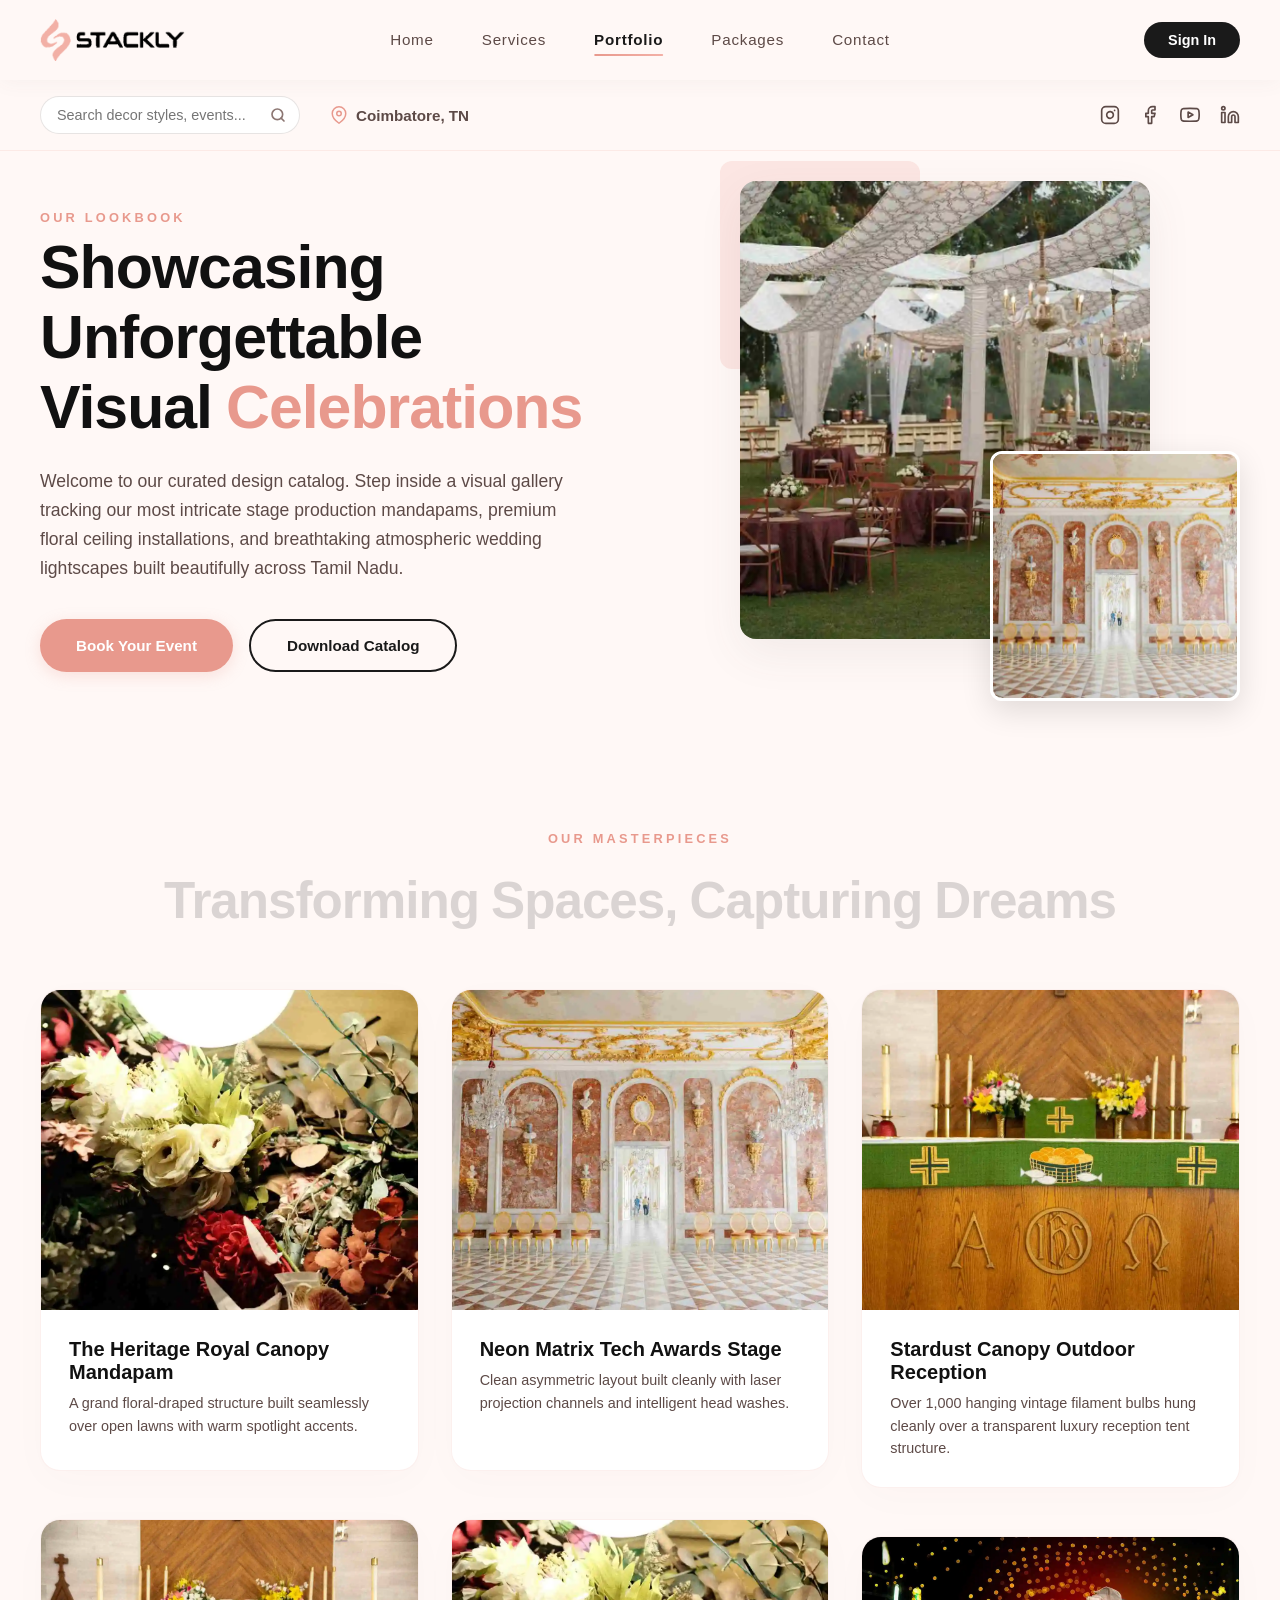
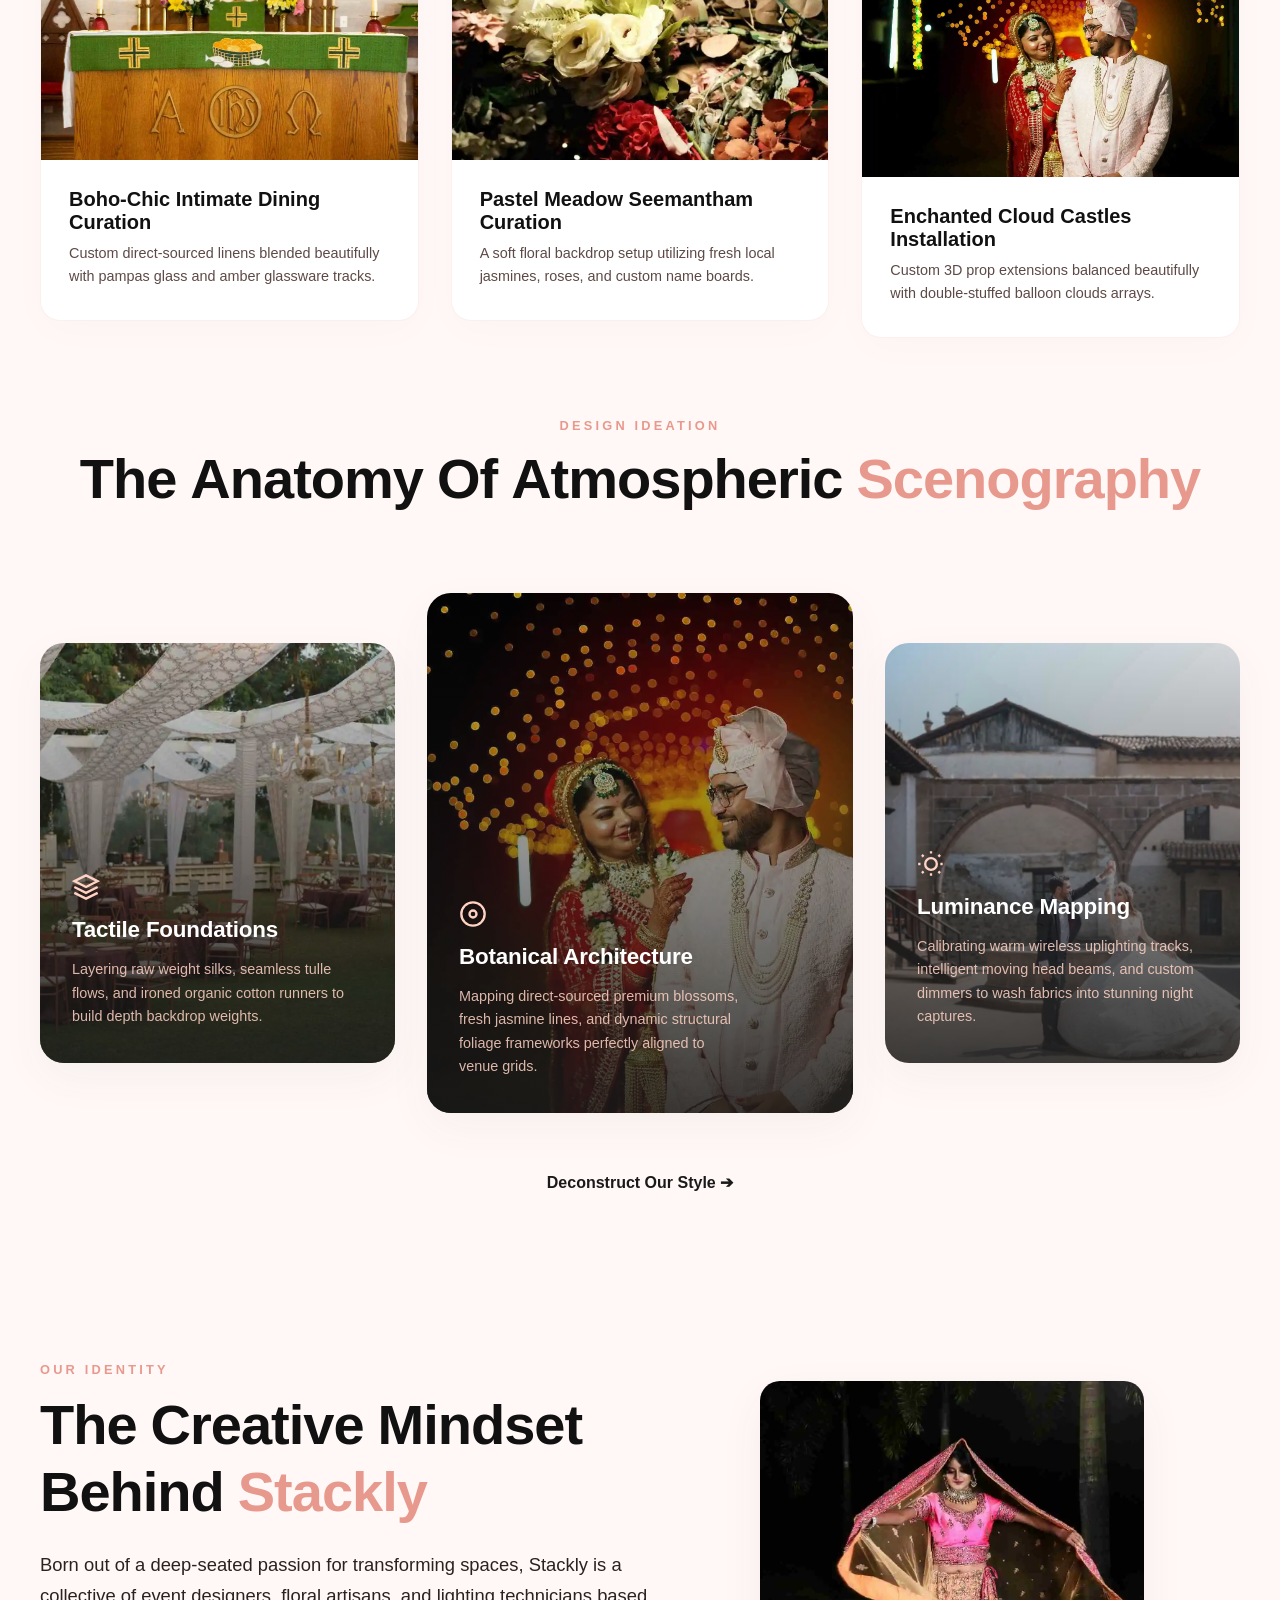
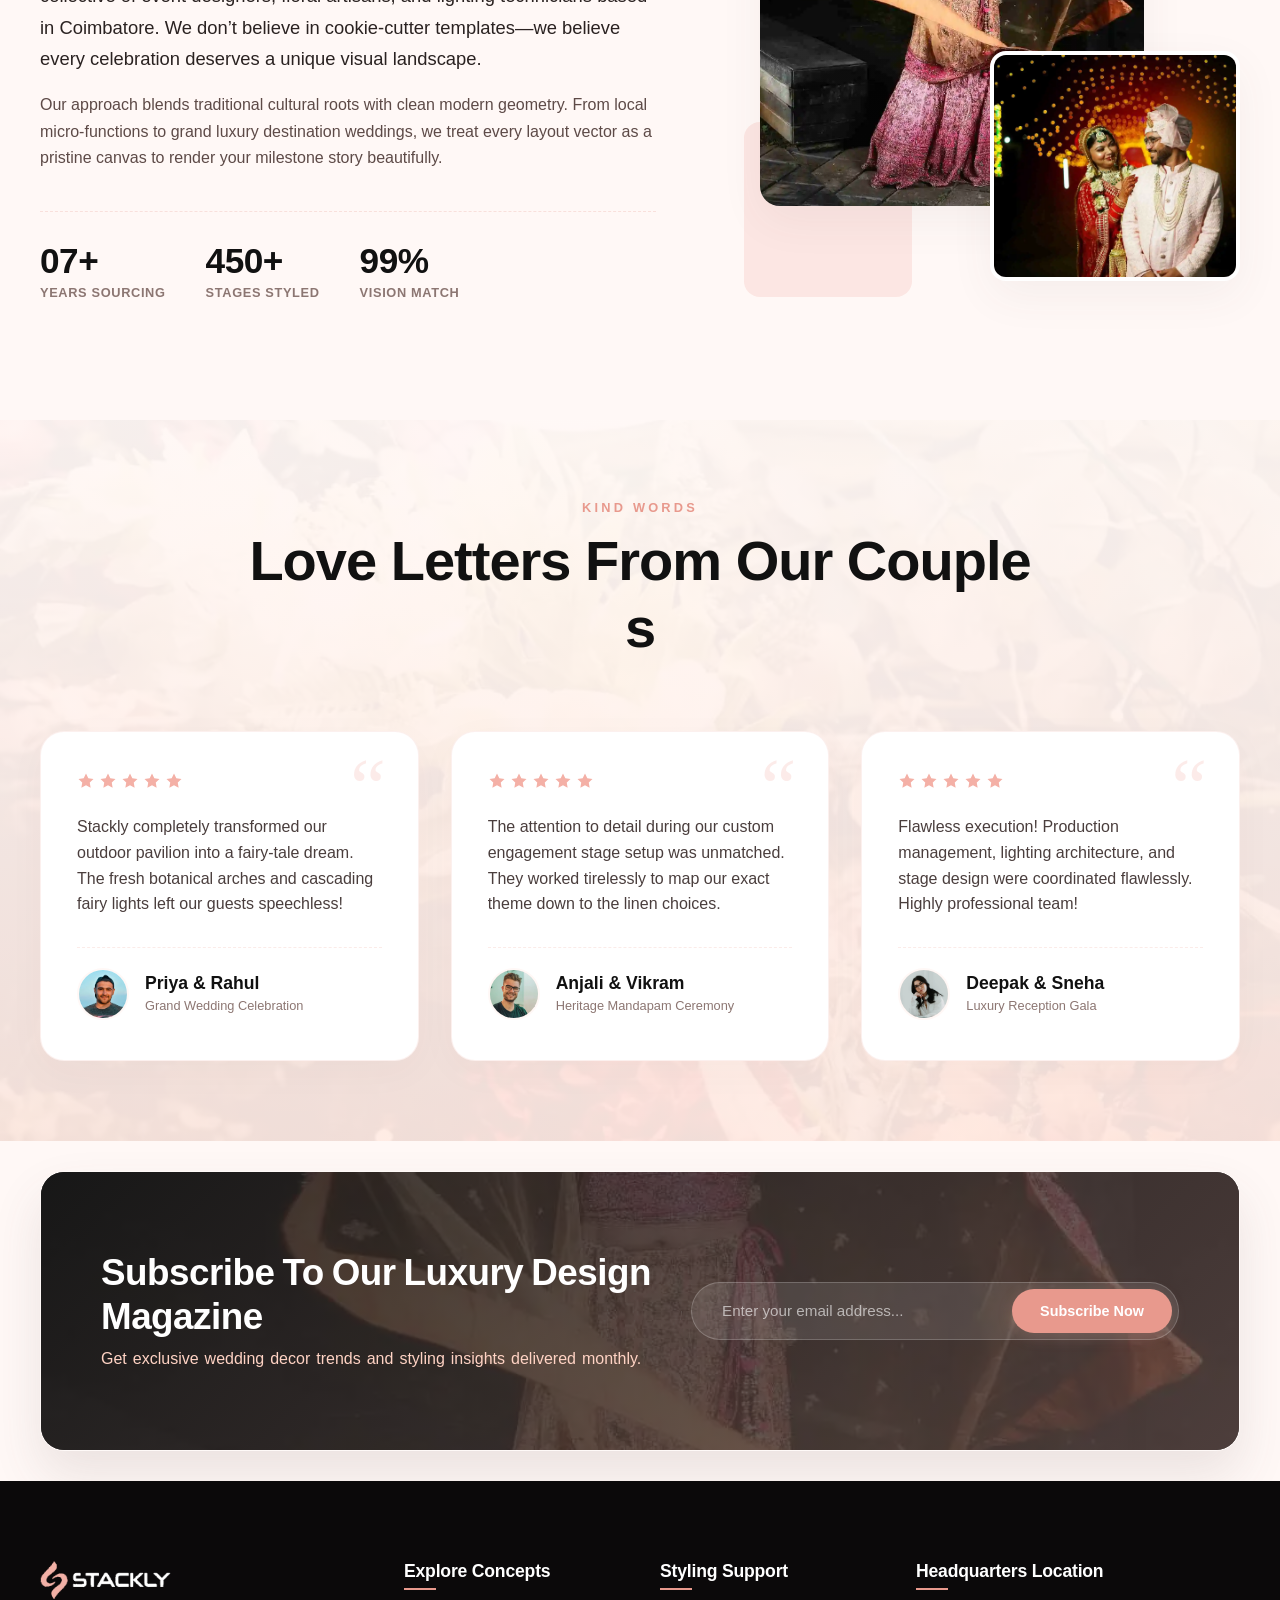
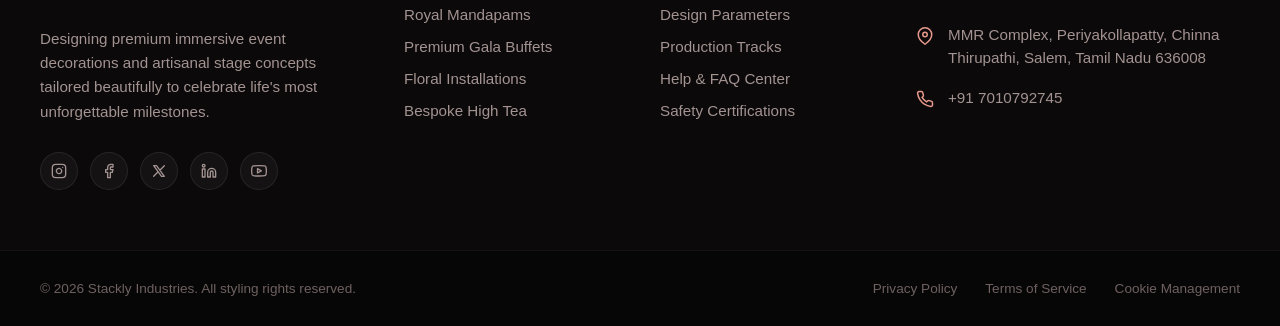
<file: portfolio.html>
<!DOCTYPE html>
<html lang="en">
<head>
    <meta charset="UTF-8">
    <meta name="viewport" content="width=device-width, initial-scale=1.0">
    <title>Stackly Preloader</title>
    <link rel="stylesheet" href="style.css">
</head>
<body class="loading">

    <!-- Standalone Responsive Preloader Screen -->
    <div id="preloader">
        <div class="preloader-content">
            <!-- Scaling Vector Icon (Abstract Event Arches) -->
            <div class="logo-icon-wrapper">
                <svg class="logo-icon" viewBox="0 0 100 100" fill="none" xmlns="http://w3.org">
                    <path class="arch arch-1" d="M20 90V50C20 33.4315 33.4315 20 50 20C66.5685 20 80 33.4315 80 50V90" stroke="url(#peachGradient)" stroke-width="6" stroke-linecap="round"/>
                    <path class="arch arch-2" d="M35 90V55C35 46.7157 41.7157 40 50 40C58.2843 40 65 46.7157 65 55V90" stroke="url(#pinkGradient)" stroke-width="5" stroke-linecap="round"/>
                    <circle class="sparkle" cx="50" cy="15" r="4" fill="#E8998D"/>
                </svg>
            </div>

            
            <h1 class="brand-name">Stackly</h1>
            <p class="brand-tagline">Curating Moments, Styling Spaces</p>

            <!-- Progress Tracker Components -->
            <div class="progress-container">
                <div class="progress-bar" id="progress-bar"></div>
            </div>
            <span class="loading-text">Crafting your experience...</span>
        </div>
    </div>

    <!-- Global SVG Gradient Definitions -->
    <svg width="0" height="0" style="position:absolute; visibility: hidden;">
        <defs>
            <linearGradient id="peachGradient" x1="0%" y1="0%" x2="100%" y2="100%">
                <stop offset="0%" stop-color="#FFD3C4"/>
                <stop offset="100%" stop-color="#E8998D"/>
            </linearGradient>
            <linearGradient id="pinkGradient" x1="0%" y1="0%" x2="100%" y2="100%">
                <stop offset="0%" stop-color="#FFF0EC"/>
                <stop offset="100%" stop-color="#F3B0A6"/>
            </linearGradient>
        </defs>
    </svg>


    <script>
        document.addEventListener("DOMContentLoaded", () => {
    const preloader = document.getElementById("preloader");
    const progressBar = document.getElementById("progress-bar");

    // Instantly begin progress bar loading transition
    setTimeout(() => {
        progressBar.style.width = "100%";
    }, 50);

    // Exact 2000ms delay window before executing clean removal sequence
    setTimeout(() => {
        preloader.classList.add("fade-out");
        document.body.classList.remove("loading");
        
        // Remove structural items entirely after fade duration closes
        setTimeout(() => {
            preloader.remove();
        }, 600); 
    }, 2000);
});

    </script>

    <!-- Navigation Header Component -->
<header class="main-header">
    <div class="header-container">
        
        <!-- Brand Logo (Refreshes Page on Click) -->
        <div class="logo-wrapper" onclick="window.location.reload();" role="button" aria-label="Refresh home page">
            <img src="./assests/header logo.webp" alt="Stackly Logo" class="brand-logo-img">
        </div>

        <!-- Center Navigation Menu -->
       <nav class="nav-menu" id="navMenu">
            <ul class="nav-list">
                <li><a href="index.html" class="nav-link ">Home</a></li>
                <li><a href="services.html" class="nav-link ">Services</a></li>
                <li><a href="Portfolio.html" class="nav-link active">Portfolio</a></li>
                <li><a href="Packages.html" class="nav-link">Packages</a></li>
                <li><a href="contact.html" class="nav-link">Contact</a></li>
            </ul>
            <!-- Auth Button duplicated inside mobile drawer for layout flow -->
       <button class="auth-btn mobile-auth-btn" onclick="window.location.href='login.html'">Sign In</button>
        </nav>

        <!-- Right Side Auth Button (Desktop View) -->
        <div class="auth-wrapper">
          <button class="auth-btn" onclick="window.location.href='login.html'">Sign In</button>
        </div>

        <!-- Mobile Hamburger Trigger -->
        <button class="hamburger" id="hamburgerBtn" aria-label="Toggle navigation menu" aria-expanded="false">
            <span class="bar"></span>
            <span class="bar"></span>
            <span class="bar"></span>
        </button>

    </div>
</header>

<!-- Mobile Blur Backdrop Layer -->
<div class="menu-backdrop" id="menuBackdrop"></div>

<script>
    document.addEventListener("DOMContentLoaded", () => {
    const hamburgerBtn = document.getElementById("hamburgerBtn");
    const navMenu = document.getElementById("navMenu");
    const menuBackdrop = document.getElementById("menuBackdrop");
    const navLinks = document.querySelectorAll(".nav-link");

    // Unified function to handle open/close states
    const toggleMenu = () => {
        const isOpen = navMenu.classList.toggle("is-open");
        hamburgerBtn.classList.toggle("is-active");
        menuBackdrop.classList.toggle("is-visible");
        
        // Accessibility update
        hamburgerBtn.setAttribute("aria-expanded", isOpen);
        document.body.style.overflow = isOpen ? "hidden" : "";
    };

    // Trigger toggle on click elements
    hamburgerBtn.addEventListener("click", toggleMenu);
    menuBackdrop.addEventListener("click", toggleMenu);

    // Track Navigation Item Interactions and switch visual Active State
    navLinks.forEach(link => {
        link.addEventListener("click", (e) => {
            // Remove active profile styling classes from all existing links
            navLinks.forEach(item => item.classList.remove("active"));
            
            // Apply focus/active states cleanly onto target item
            link.classList.add("active");

            // Smooth close logic handling mobile interactions
            if (navMenu.classList.contains("is-open")) {
                toggleMenu();
            }
        });
    });
});

</script>

<!-- Sub-Header Actions Utility Bar Section -->
<section class="action-bar-section">
    <div class="action-bar-container">
        
        <!-- Left Side Dynamic Context Operations -->
        <div class="left-actions-group">
            <!-- Validation Protected Search Box -->
            <form class="action-search-form" id="searchForm" novalidate>
                <div class="search-input-wrapper">
                    <input type="text" id="searchInput" placeholder="Search decor styles, events..." aria-label="Search">
                    <button type="submit" class="search-submit-btn" aria-label="Submit search">
                        <!-- Search Vector Icon -->
                        <svg viewBox="0 0 24 24" fill="none" stroke="currentColor" stroke-width="2.5" stroke-linecap="round" stroke-linejoin="round"><circle cx="11" cy="11" r="8"></circle><line x1="21" y1="21" x2="16.65" y2="16.65"></line></svg>
                    </button>
                    <!-- Custom Native Tooltip Alert Placement -->
                    <span class="validation-message" id="searchAlert">Please fill out this field.</span>
                </div>
            </form>

            <!-- Interactive Geolocation Pointer -->
            <a href="https://maps.app.goo.gl/1iUAJLxSuFhmkqeE8" target="_blank" rel="noopener noreferrer" class="location-anchor-link">
                <!-- Map Pin Vector Icon -->
                <svg viewBox="0 0 24 24" fill="none" stroke="currentColor" stroke-width="2" stroke-linecap="round" stroke-linejoin="round" class="pin-icon"><path d="M21 10c0 7-9 13-9 13s-9-6-9-13a9 9 0 0 1 18 0z"></path><circle cx="12" cy="10" r="3"></circle></svg>
                <span class="location-text">Coimbatore, TN</span>
            </a>
        </div>

        <!-- Center Flex Spacer (Maintained Horizontally via CSS Flex layout alignment) -->
        <div class="center-flex-spacer"></div>

        <!-- Right Side Social Ecosystem Layout -->
        <div class="right-socials-group">
            <!-- Instagram -->
            <a href="404.html" class="social-icon-link" aria-label="Visit Instagram profile">
                <svg viewBox="0 0 24 24" fill="none" stroke="currentColor" stroke-width="2" stroke-linecap="round" stroke-linejoin="round"><rect x="2" y="2" width="20" height="20" rx="5" ry="5"></rect><path d="M16 11.37A4 4 0 1 1 12.63 8 4 4 0 0 1 16 11.37z"></path><line x1="17.5" y1="6.5" x2="17.51" y2="6.5"></line></svg>
            </a>
            <!-- Facebook -->
            <a href="404.html" class="social-icon-link" aria-label="Visit Facebook profile">
                <svg viewBox="0 0 24 24" fill="none" stroke="currentColor" stroke-width="2" stroke-linecap="round" stroke-linejoin="round"><path d="M18 2h-3a5 5 0 0 0-5 5v3H7v4h3v8h4v-8h3l1-4h-4V7a1 1 0 0 1 1-1h3z"></path></svg>
            </a>
            <!-- YouTube -->
            <a href="404.html" class="social-icon-link" aria-label="Visit YouTube channel">
                <svg viewBox="0 0 24 24" fill="none" stroke="currentColor" stroke-width="2" stroke-linecap="round" stroke-linejoin="round"><path d="M22.54 6.42a2.78 2.78 0 0 0-1.94-2C18.88 4 12 4 12 4s-6.88 0-8.6.46a2.78 2.78 0 0 0-1.94 2A29 29 0 0 0 1 11.75a29 29 0 0 0 .46 5.33A2.78 2.78 0 0 0 3.4 19c1.72.46 8.6.46 8.6.46s6.88 0 8.6-.46a2.78 2.78 0 0 0 1.94-2 29 29 0 0 0 .46-5.25 29 29 0 0 0-.46-5.33z"></path><polygon points="9.75 15.02 15.5 11.75 9.75 8.48 9.75 15.02"></polygon></svg>
            </a>
            <!-- LinkedIn -->
            <a href="404.html" class="social-icon-link" aria-label="Visit LinkedIn workspace">
                <svg viewBox="0 0 24 24" fill="none" stroke="currentColor" stroke-width="2" stroke-linecap="round" stroke-linejoin="round"><path d="M16 8a6 6 0 0 1 6 6v7h-4v-7a2 2 0 0 0-2-2 2 2 0 0 0-2 2v7h-4v-7a6 6 0 0 1 6-6z"></path><rect x="2" y="9" width="4" height="12"></rect><circle cx="4" cy="4" r="2"></circle></svg>
            </a>
        </div>

    </div>
</section>

<style>
    /* --- Action Utility Config --- */
.action-bar-section {
    width: 100%;
    background-color: #FFF8F6;
    border-bottom: 1px solid rgba(232, 153, 141, 0.15);
    padding: 16px 0;
    margin-top: 80px; /* Aligns correctly below the fixed header layout offset */
}

.action-bar-container {
    max-width: 1400px;
    margin: 0 auto;
    padding: 0 40px;
    display: flex;
    justify-content: space-between;
    align-items: center;
}

/* --- Left Sided Alignment Flex Units --- */
.left-actions-group {
    display: flex;
    align-items: center;
    gap: 30px;
}

/* Validation Wrapper Box Structure */
.search-input-wrapper {
    position: relative;
    display: flex;
    align-items: center;
}

.search-input-wrapper input {
    width: 260px;
    padding: 10px 40px 10px 16px;
    border: 1.5px solid rgba(93, 74, 71, 0.15);
    border-radius: 20px;
    font-size: 0.9rem;
    color: #1A1A1A;
    background-color: #FFFFFF;
    transition: all 0.3s ease;
}

.search-input-wrapper input:focus {
    outline: none;
    border-color: #E8998D;
    box-shadow: 0 0 0 3px rgba(232, 153, 141, 0.1);
}

.search-submit-btn {
    position: absolute;
    right: 14px;
    background: transparent;
    border: none;
    cursor: pointer;
    color: #8C7672;
    display: flex;
    align-items: center;
    transition: color 0.2s;
}

.search-submit-btn:hover {
    color: #E8998D;
}

.search-submit-btn svg {
    width: 16px;
    height: 16px;
}

/* Message Box Dynamic Placement CSS */
.validation-message {
    position: absolute;
    top: calc(100% + 8px);
    left: 12px;
    background-color: #1A1A1A;
    color: #FFFFFF;
    font-size: 0.75rem;
    font-weight: 500;
    padding: 6px 12px;
    border-radius: 4px;
    white-space: nowrap;
    opacity: 0;
    visibility: hidden;
    transform: translateY(-5px);
    transition: all 0.2s ease;
    z-index: 10;
}

/* Clean micro triangle anchor decoration pointing up to input window */
.validation-message::before {
    content: '';
    position: absolute;
    bottom: 100%;
    left: 16px;
    border-width: 5px;
    border-style: solid;
    border-color: transparent transparent #1A1A1A transparent;
}

.validation-message.is-visible {
    opacity: 1;
    visibility: visible;
    transform: translateY(0);
}

/* --- Location Map Point Links --- */
.location-anchor-link {
    display: flex;
    align-items: center;
    gap: 8px;
    text-decoration: none;
    color: #5D4A47;
    font-size: 0.95rem;
    font-weight: 600;
    transition: color 0.2s;
}

.location-anchor-link:hover {
    color: #E8998D;
}

.location-anchor-link svg.pin-icon {
    width: 18px;
    height: 18px;
    color: #E8998D;
}

/* --- Center Segment --- */
.center-flex-spacer {
    flex-grow: 1;
}

/* --- Right Side Vectors --- */
.right-socials-group {
    display: flex;
    align-items: center;
    gap: 20px;
}

.social-icon-link {
    color: #5D4A47;
    display: flex;
    align-items: center;
    justify-content: center;
    transition: transform 0.2s, color 0.2s;
}

.social-icon-link svg {
    width: 20px;
    height: 20px;
}

.social-icon-link:hover {
    color: #E8998D;
    transform: translateY(-2px);
}

/* --- Fully Responsive Breakpoints Viewports Layout --- */
@media (max-width: 992px) {
    .action-bar-container {
        padding: 0 24px;
    }
}

@media (max-width: 768px) {
    .action-bar-section {
        margin-top: 70px; /* Responsive tracking downscaled configuration step */
        padding: 14px 0;
    }

    .action-bar-container {
        flex-direction: column;
        gap: 16px;
        align-items: stretch;
    }

    .left-actions-group {
        flex-direction: column;
        align-items: stretch;
        gap: 14px;
    }

    .search-input-wrapper input {
        width: 100%; /* Spans viewport wide cleanly on compact displays */
    }

    .location-anchor-link {
        justify-content: center;
        padding: 4px 0;
    }

    .center-flex-spacer {
        display: none; /* Collapses space unit natively when running vertical structures */
    }

    .right-socials-group {
        justify-content: center;
        border-top: 1px solid rgba(232, 153, 141, 0.1);
        padding-top: 14px;
        gap: 28px;
    }
}

</style>

<script>
    document.addEventListener("DOMContentLoaded", () => {
    const searchForm = document.getElementById("searchForm");
    const searchInput = document.getElementById("searchInput");
    const searchAlert = document.getElementById("searchAlert");

    searchForm.addEventListener("submit", (e) => {
        // Halt default transmission protocols instantly
        e.preventDefault();

        // Extract whitespace stripped characters from input layer
        const queryValue = searchInput.value.trim();

        if (queryValue === "") {
            // Reveal validation context box banner
            searchAlert.classList.add("is-visible");
            searchInput.focus();
        } else {
            // Clean active errors out and smoothly direct to targeted broken page path
            searchAlert.classList.remove("is-visible");
            window.location.href = "404.html";
        }
    });

    // Dismiss active visible validation boxes if user initiates typing corrections
    searchInput.addEventListener("input", () => {
        if (searchAlert.classList.contains("is-visible")) {
            searchAlert.classList.remove("is-visible");
        }
    });

    // Dismiss tooltip box elements cleanly if user shifts layout context/blur focus
    searchInput.addEventListener("blur", () => {
        searchAlert.classList.remove("is-visible");
    });
});

</script>

<!-- Elegant Creative Portfolio Hero Section -->
<section class="portfolio-hero-section" id="portfolioHero">
    <div class="portfolio-hero-container">
        
        <!-- Left Structural Column: Typography Operations -->
        <div class="hero-left-content fly-from-left">
            <!-- Subtle category indicator tag -->
            <span class="portfolio-tag-label">Our Lookbook</span>
            
            <!-- Scroll-Animated Word-by-Word Title Header -->
            <h1 class="portfolio-hero-title" id="portfolioHeroTitle">
                <span class="ph-word">Showcasing</span>
                <span class="ph-word">Unforgettable</span>
                <span class="ph-word">Visual</span>
                <span class="ph-word-accent">Celebrations</span>
            </h1>

            <p class="portfolio-hero-desc">
                Welcome to our curated design catalog. Step inside a visual gallery tracking our most intricate stage production mandapams, premium floral ceiling installations, and breathtaking atmospheric wedding lightscapes built beautifully across Tamil Nadu.
            </p>

            <!-- Slide Action Control Buttons Linking to 404 Pages -->
            <div class="portfolio-hero-actions">
                <button class="ph-btn btn-solid-peach" onclick="window.location.href='404.html'">Book Your Event</button>
                <button class="ph-btn btn-outline-dark" onclick="window.location.href='404.html'">Download Catalog</button>
            </div>
        </div>

        <!-- Right Structural Column: Overlapping Frame Matrices Layout -->
        <div class="hero-right-graphics fly-from-right">
            <div class="asymmetric-image-frame">
                
                <!-- Main Focal Portrait Image Container Shell -->
                <div class="ph-main-image-wrapper" onclick="window.location.href='404.html'">
                    <img src="./assests/wedding decor.webp" alt="Stackly Grand Wedding Stage Production" loading="lazy">
                    <div class="ph-glass-tint-layer"></div>
                </div>

                <!-- Secondary Overlapping Minimalist Accent Frame -->
                <div class="ph-accent-image-wrapper" onclick="window.location.href='404.html'">
                    <img src="./assests/wedding hall decor.webp" alt="Intricate Floral Close Up Detail Artistry" loading="lazy">
                </div>

                <!-- Geometric branding frame offset backdrop box decoration -->
                <div class="ph-geometric-offset-box"></div>

            </div>
        </div>

    </div>
</section>

<style>
    /* --- Canvas Framing Architecture --- */
/* --- Canvas Framing Architecture --- */
.portfolio-hero-section {
    width: 100%;
    background-color: #FFF8F6; /* Domain signature pale pink / soft peach canvas color theme */
    
    /* REVISION: Optimized top padding boundary to pull text upward tightly */
    padding: 30px 0 100px 0; 
    
    /* REVISION: Set margin-top to 0px to eliminate the duplicate vertical white gap */
    margin-top: 0px; 
    
    overflow: hidden;
    position: relative;
}

.portfolio-hero-container {
    max-width: 1400px;
    margin: 0 auto;
    padding: 0 40px;
    display: grid;
    grid-template-columns: 1fr 1.05fr; /* Parallel track distribution matrix balancing text/images */
    gap: 60px;
    align-items: center;
}

/* --- Left Side Content Area Typography --- */
.hero-left-content {
    display: flex;
    flex-direction: column;
}

.portfolio-tag-label {
    font-size: 0.8rem;
    font-weight: 700;
    text-transform: uppercase;
    letter-spacing: 0.25em;
    color: #E8998D; /* Brand signature primary peach token */
    
    /* REVISION: Reduced slightly from 14px to align closely with the bar above */
    margin-bottom: 8px; 
}

/* --- Word-by-Word Scroll Headline Reveals --- */
.portfolio-hero-title {
    font-size: 3.8rem;
    font-weight: 800;
    color: #111111; /* Clean High-Contrast Near-Black */
    line-height: 1.15;
    margin-bottom: 24px;
    letter-spacing: -1px;
    display: flex;
    flex-wrap: wrap;
    gap: 0 14px;
}

.ph-word, .ph-word-accent {
    opacity: 0.15;
    transform: translateY(12px);
    transition: opacity 0.5s cubic-bezier(0.25, 1, 0.5, 1), transform 0.5s cubic-bezier(0.25, 1, 0.5, 1);
}

.ph-word-accent {
    color: #E8998D; /* Highlight color token swap */
}

/* Activated via dynamic JS scroll pipelines */
.hero-active-trigger .ph-word,
.hero-active-trigger .ph-word-accent {
    opacity: 1;
    transform: translateY(0);
}

/* Stagger sequence delay array mappings */
.hero-active-trigger .ph-word:nth-child(1) { transition-delay: 0.05s; }
.hero-active-trigger .ph-word:nth-child(2) { transition-delay: 0.18s; }
.hero-active-trigger .ph-word:nth-child(3) { transition-delay: 0.3s; }
.hero-active-trigger .ph-word-accent { transition-delay: 0.42s; }

.portfolio-hero-desc {
    font-size: 1.1rem;
    line-height: 1.65;
    color: #5D4A47;
    margin-bottom: 36px;
    max-width: 540px;
}

/* Action Control Redirect Buttons Group */
.portfolio-hero-actions {
    display: flex;
    gap: 16px;
}

.ph-btn {
    padding: 16px 36px;
    font-size: 0.95rem;
    font-weight: 700;
    border-radius: 30px; /* Highly curved rounded edge design aesthetics */
    cursor: pointer;
    text-align: center;
    transition: background-color 0.3s, transform 0.2s, box-shadow 0.3s;
}

.btn-solid-peach {
    background-color: #E8998D;
    color: #FFFFFF;
    border: none;
    box-shadow: 0 4px 15px rgba(232, 153, 141, 0.25);
}

.btn-solid-peach:hover {
    background-color: #D6867B;
    transform: translateY(-2px);
    box-shadow: 0 8px 25px rgba(232, 153, 141, 0.4);
}

.btn-outline-dark {
    background-color: transparent;
    color: #1A1A1A;
    border: 2px solid #1A1A1A;
}

.btn-outline-dark:hover {
    background-color: #1A1A1A;
    color: #FFFFFF;
    transform: translateY(-2px);
}

/* --- Left / Right Directional Entrance Vector Controls --- */
.fly-from-left {
    opacity: 0;
    transform: translateX(-60px);
    transition: opacity 1s cubic-bezier(0.25, 1, 0.5, 1), transform 1s cubic-bezier(0.25, 1, 0.5, 1);
}

.fly-from-right {
    opacity: 0;
    transform: translateX(60px);
    transition: opacity 1s cubic-bezier(0.25, 1, 0.5, 1), transform 1s cubic-bezier(0.25, 1, 0.5, 1);
}

.hero-active-trigger .fly-from-left,
.hero-active-trigger .fly-from-right {
    opacity: 1;
    transform: translate(0) translateY(0);
}

/* ==========================================================================
   CREATIVE OVERLAPPING INTERACTIVE IMAGE MOSAIC ACCENTS LAYER
   ========================================================================== */
.hero-right-graphics {
    width: 100%;
    display: flex;
    justify-content: flex-end;
}

.asymmetric-image-frame {
    position: relative;
    width: 100%;
    max-width: 500px;
    height: 520px;
}

/* Primary Central Vertical Portrait Image Frame */
.ph-main-image-wrapper {
    position: absolute;
    top: 0;
    left: 0;
    width: 82%;
    height: 88%;
    border-radius: 16px;
    overflow: hidden;
    z-index: 3;
    cursor: pointer;
    box-shadow: 0 15px 45px rgba(93, 74, 71, 0.08);
}

.ph-main-image-wrapper img {
    width: 100%;
    height: 100%;
    object-fit: cover;
    display: block;
    transition: transform 0.6s cubic-bezier(0.25, 1, 0.5, 1);
}

.ph-glass-tint-layer {
    position: absolute;
    top: 0;
    left: 0;
    width: 100%;
    height: 100%;
    background: linear-gradient(to bottom, rgba(26,26,26,0) 60%, rgba(26,26,26,0.2) 100%);
}

/* Secondary Smaller Overlay Element Card Shell */
.ph-accent-image-wrapper {
    position: absolute;
    bottom: 0;
    right: 0;
    width: 50%;
    height: 48%;
    border-radius: 12px;
    overflow: hidden;
    z-index: 4; /* Floats directly on top of main background frame */
    cursor: pointer;
    box-shadow: 0 10px 30px rgba(0, 0, 0, 0.12);
    border: 3px solid #FFFFFF; /* High-contrast crisp border profile separation */
    transition: transform 0.4s cubic-bezier(0.25, 1, 0.5, 1);
}

.ph-accent-image-wrapper img {
    width: 100%;
    height: 100%;
    object-fit: cover;
    display: block;
}

/* Geometric Offset Backdrop Accent Plate */
.ph-geometric-offset-box {
    position: absolute;
    top: -20px;
    left: -20px;
    width: 40%;
    height: 40%;
    background-color: #F3B0A6; /* Pale pink structural block background fill */
    border-radius: 12px;
    z-index: 1;
    opacity: 0.25;
    transition: transform 0.6s cubic-bezier(0.25, 1, 0.5, 1);
}

/* Unified Hover Interactions on Image Area Focus */
.asymmetric-image-frame:hover .ph-main-image-wrapper img {
    transform: scale(1.03);
}

.asymmetric-image-frame:hover .ph-accent-image-wrapper {
    transform: translate(-10px, -10px) scale(1.02); /* Slides outward subtly on interaction */
}

.asymmetric-image-frame:hover .ph-geometric-offset-box {
    transform: translate(8px, -8px);
}

/* ==========================================================================
   FLUID RESPONSIVE ADAPTER BREAKPOINTS
   ========================================================================== */
@media (max-width: 1024px) {
    .portfolio-hero-title { font-size: 3rem; }
    .asymmetric-image-frame { height: 420px; max-width: 420px; }
}

@media (max-width: 992px) {
    .portfolio-hero-container {
        grid-template-columns: 1fr;
        gap: 50px;
        text-align: center;
    }

    .portfolio-hero-title { justify-content: center; }
    .portfolio-hero-desc { margin-left: auto; margin-right: auto; }
    .portfolio-hero-actions { justify-content: center; }
    .hero-right-graphics { justify-content: center; }

    .fly-from-left, .fly-from-right {
        transform: translateY(40px) !important;
    }
    
    .ph-geometric-offset-box { display: none; } 
}

@media (max-width: 576px) {
    /* REVISION: Balanced mobile padding structures to fix mobile gaps */
    .portfolio-hero-section { padding: 30px 0 60px 0; margin-top: 0px; }
    .portfolio-hero-container { padding: 0 24px; }
    .portfolio-hero-title { font-size: 2.2rem; gap: 0 8px; }
    .portfolio-hero-desc { font-size: 0.95rem; }
    .portfolio-hero-actions { flex-direction: column; width: 100%; gap: 12px; }
    .ph-btn { width: 100%; padding: 14px; }
    .asymmetric-image-frame { height: 320px; max-width: 320px; }
}


</style>

<script>
    document.addEventListener("DOMContentLoaded", () => {
    
    const portfolioHero = document.getElementById("portfolioHero");

    // --- SCROLL INTERSECTION CONFIGURATION PIPELINE ---
    const heroObserver = new IntersectionObserver((entries) => {
        entries.forEach(entry => {
            if (entry.isIntersecting) {
                // Stamped global trigger state flags to execute word and block timelines simultaneously
                portfolioHero.classList.add("hero-active-trigger");
                heroObserver.unobserve(entry.target);
            }
        });
    }, { threshold: 0.15 }); // Fires when 15% of the section card scales inside viewport bounds

    if (portfolioHero) heroObserver.observe(portfolioHero);
});

</script>

<!-- Fully Aligned Portfolio Grid Component -->
<section class="portfolio-masonry-section" id="portfolioSection">
    <div class="masonry-master-container">

        <!-- Header Group with Scroll Word Reveal -->
        <div class="masonry-header-block">
            <span class="masonry-small-tag">Our Masterpieces</span>
            <h2 class="masonry-main-title" id="masonryTitle">
                <span class="pm-word">Transforming</span>
                <span class="pm-word">Spaces,</span>
                <span class="pm-word">Capturing</span>
                <span class="pm-word">Dreams</span>
            </h2>
        </div>

        <!-- Corrected Aligned Grid Matrix -->
        <div class="portfolio-masonry-grid" id="portfolioGrid">

            <!-- Column 1 -->
            <div class="masonry-column">
                <div class="masonry-card-item" onclick="window.location.href='404.html'">
                    <div class="masonry-image-wrapper row-one-height">
                        <img src="./assests/flower decor.webp" alt="Traditional Royal South Indian Mandapam Setup" loading="lazy">
                        <div class="masonry-hover-overlay">
                            <span class="project-category-tag">Wedding / Coimbatore</span>
                        </div>
                    </div>
                    <div class="masonry-text-content">
                        <h3>The Heritage Royal Canopy Mandapam</h3>
                        <p>A grand floral-draped structure built seamlessly over open lawns with warm spotlight accents.</p>
                    </div>
                </div>

                <div class="masonry-card-item" onclick="window.location.href='404.html'">
                    <div class="masonry-image-wrapper row-two-height">
                        <img src="./assests/church.webp" alt="Luxury Banquet Table Candle Setup" loading="lazy">
                        <div class="masonry-hover-overlay">
                            <span class="project-category-tag">Tablescape / Salem</span>
                        </div>
                    </div>
                    <div class="masonry-text-content">
                        <h3>Boho-Chic Intimate Dining Curation</h3>
                        <p>Custom direct-sourced linens blended beautifully with pampas glass and amber glassware tracks.</p>
                    </div>
                </div>
            </div>

            <!-- Column 2 -->
            <div class="masonry-column">
                <div class="masonry-card-item" onclick="window.location.href='404.html'">
                    <div class="masonry-image-wrapper row-one-height">
                        <img src="./assests/wedding hall decor.webp" alt="Modern Geometric Corporate Gala Stage" loading="lazy">
                        <div class="masonry-hover-overlay">
                            <span class="project-category-tag">Corporate / Chennai</span>
                        </div>
                    </div>
                    <div class="masonry-text-content">
                        <h3>Neon Matrix Tech Awards Stage</h3>
                        <p>Clean asymmetric layout built cleanly with laser projection channels and intelligent head washes.</p>
                    </div>
                </div>

                <div class="masonry-card-item" onclick="window.location.href='404.html'">
                    <div class="masonry-image-wrapper row-two-height">
                        <img src="./assests/flower decor.webp" alt="Traditional Pastel Theme Baby Shower Decor" loading="lazy">
                        <div class="masonry-hover-overlay">
                            <span class="project-category-tag">Milestone / Tiruppur</span>
                        </div>
                    </div>
                    <div class="masonry-text-content">
                        <h3>Pastel Meadow Seemantham Curation</h3>
                        <p>A soft floral backdrop setup utilizing fresh local jasmines, roses, and custom name boards.</p>
                    </div>
                </div>
            </div>

            <!-- Column 3 -->
            <div class="masonry-column">
                <div class="masonry-card-item" onclick="window.location.href='404.html'">
                    <div class="masonry-image-wrapper row-one-height">
                        <img src="./assests/church.webp" alt="Atmospheric Canopy String Lights Night Setup" loading="lazy">
                        <div class="masonry-hover-overlay">
                            <span class="project-category-tag">Lightscapes / Erode</span>
                        </div>
                    </div>
                    <div class="masonry-text-content">
                        <h3>Stardust Canopy Outdoor Reception</h3>
                        <p>Over 1,000 hanging vintage filament bulbs hung cleanly over a transparent luxury reception tent structure.</p>
                    </div>
                </div>

                <div class="masonry-card-item" onclick="window.location.href='404.html'">
                    <div class="masonry-image-wrapper row-two-height">
                        <img src="./assests/candid.webp" alt="Creative Themed Kids Birthday Setup" loading="lazy">
                        <div class="masonry-hover-overlay">
                            <span class="project-category-tag">Birthday / Pollachi</span>
                        </div>
                    </div>
                    <div class="masonry-text-content">
                        <h3>Enchanted Cloud Castles Installation</h3>
                        <p>Custom 3D prop extensions balanced beautifully with double-stuffed balloon clouds arrays.</p>
                    </div>
                </div>
            </div>

        </div>
    </div>
</section>

<style>
    /* --- Canvas Framing --- */
.portfolio-masonry-section {
    width: 100%;
    background-color: #FFF8F6; /* Signature theme pale pink backdrop background */
    padding: 30px 0;
    position: relative;
    overflow: hidden;
}

.masonry-master-container {
    max-width: 1400px;
    margin: 0 auto;
    padding: 0 40px;
}

/* --- Headline Setup --- */
.masonry-header-block {
    text-align: center;
    margin-bottom: 70px;
}

.masonry-small-tag {
    display: block;
    font-size: 0.8rem;
    font-weight: 700;
    text-transform: uppercase;
    letter-spacing: 0.25em;
    color: #E8998D;
    margin-bottom: 12px;
}

.masonry-main-title {
    font-size: 3.2rem;
    font-weight: 700;
    color: #111111;
    letter-spacing: -1px;
    line-height: 1.2;
    display: flex;
    justify-content: center;
    flex-wrap: wrap;
    gap: 0 12px;
}

.pm-word {
    opacity: 0.15;
    transform: translateY(12px);
    transition: opacity 0.5s cubic-bezier(0.25, 1, 0.5, 1), transform 0.5s cubic-bezier(0.25, 1, 0.5, 1);
}

.pm-word.reveal-active {
    opacity: 1;
    transform: translateY(0);
}

/* ==========================================================================
   ALIGNMENT FIX: FIXED-PROPORTION STRUCTURAL MATRIX GRID
   ========================================================================== */
.portfolio-masonry-grid {
    display: grid;
    grid-template-columns: repeat(3, 1fr); /* 3 perfectly symmetric equal-width columns */
    gap: 32px;
    align-items: flex-start; /* CRITICAL ACCENT: Forces all column starting blocks to line up evenly */
}

.masonry-column {
    display: flex;
    flex-direction: column;
    gap: 48px; /* Safe space gap separation between stacked rows */
}

/* --- Card Flex Packaging Configuration --- */
.masonry-card-item {
    width: 100%;
    background-color: #FFFFFF;
    border: 1px solid rgba(232, 153, 141, 0.15);
    border-radius: 20px;
    overflow: hidden;
    box-shadow: 0 10px 40px rgba(93, 74, 71, 0.02);
    cursor: pointer;
    
    /* CRITICAL TRANSITION: Setting display to flex column prepares the inner card elements for alignment overrides */
    display: flex;
    flex-direction: column; 
    
    opacity: 0;
    transform: translateY(60px);
    transition: opacity 0.8s cubic-bezier(0.25, 1, 0.5, 1),
                transform 0.8s cubic-bezier(0.25, 1, 0.5, 1),
                box-shadow 0.4s ease,
                border-color 0.4s ease;
}

.masonry-card-item.animate-card-in {
    opacity: 1;
    transform: translateY(0);
}

/* --------------------------------------------------------------------------
   ALIGNMENT FIX: INDIVIDUAL IMAGE HIGHER LIMITS
   -------------------------------------------------------------------------- */
.masonry-image-wrapper {
    position: relative;
    width: 100%;
    overflow: hidden;
    background-color: #FFEBE5;
}

/* Row-level vertical dimension tracking locks the horizontal baseline straight across columns */
.row-one-height {
    height: 320px; /* Forces all three top-row card images to share the exact same height boundary */
}

.row-two-height {
    height: 240px; /* Forces all three bottom-row card images to share the exact same height boundary */
}

.masonry-image-wrapper img {
    width: 100%;
    height: 100%;
    object-fit: cover; /* Clips visual assets inside wrappers smoothly without distortion layout shifts */
    display: block;
    transition: transform 0.6s cubic-bezier(0.25, 1, 0.5, 1);
}

/* --- Overlays & Labels --- */
.masonry-hover-overlay {
    position: absolute;
    top: 0;
    left: 0;
    width: 100%;
    height: 100%;
    background: rgba(26, 26, 26, 0.15);
    display: flex;
    align-items: flex-start;
    justify-content: flex-start;
    padding: 20px;
    opacity: 0;
    transition: opacity 0.3s ease;
}

.project-category-tag {
    padding: 6px 14px;
    background-color: rgba(255, 255, 255, 0.9);
    backdrop-filter: blur(8px);
    -webkit-backdrop-filter: blur(8px);
    color: #1A1A1A;
    font-size: 0.75rem;
    font-weight: 700;
    text-transform: uppercase;
    letter-spacing: 0.05em;
    border-radius: 30px;
    transform: translateY(-10px);
    transition: transform 0.4s cubic-bezier(0.175, 0.885, 0.32, 1.15);
}

/* --------------------------------------------------------------------------
   ALIGNMENT FIX: MINIMUM TEXT HOOK BOUNDARIES
   -------------------------------------------------------------------------- */
.masonry-text-content {
    padding: 28px;
    display: flex;
    flex-direction: column;
    flex-grow: 1; /* Instructs text box blocks to fill structural empty spaces evenly */
    
    /* CRITICAL ACCENT: Setting a fixed minimum vertical height ensures varied description lengths won't misalign buttons */
    min-height: 160px; 
}

.masonry-text-content h3 {
    font-size: 1.25rem;
    font-weight: 700;
    color: #111111;
    margin-bottom: 8px;
    transition: color 0.2s ease;
}

.masonry-text-content p {
    font-size: 0.9rem;
    line-height: 1.55;
    color: #5D4A47;
}

/* --- Card Interactive Hovers --- */
.masonry-card-item:hover {
    box-shadow: 0 20px 50px rgba(232, 153, 141, 0.16);
    border-color: rgba(232, 153, 141, 0.4);
}
.masonry-card-item:hover .masonry-image-wrapper img { transform: scale(1.04); }
.masonry-card-item:hover .masonry-hover-overlay { opacity: 1; }
.masonry-card-item:hover .project-category-tag { transform: translateY(0); }
.masonry-card-item:hover h3 { color: #E8998D; }

/* ==========================================================================
   FLUID RESPONSIVE CONSTRAINTS MEDIA OVERRIDES
   ========================================================================== */
@media (max-width: 1100px) {
    .masonry-main-title { font-size: 2.8rem; }
    .portfolio-masonry-grid { gap: 20px; }
    .masonry-text-content { padding: 20px; min-height: 180px; }
    .masonry-card-item { border-radius: 16px; }
}

@media (max-width: 992px) {
    /* Collapse multi-column tracking grids down safely into standard singular vertical columnar flows */
    .portfolio-masonry-grid {
        grid-template-columns: 1fr;
        gap: 32px;
        max-width: 550px;
        margin: 0 auto;
    }
    .masonry-column { gap: 32px; }
    
    /* Standardize height metrics across tablet viewport containers to preserve baseline stability */
    .row-one-height,
    .row-two-height {
        height: 280px;
    }
    .masonry-text-content { min-height: auto; }
}

@media (max-width: 576px) {
    .portfolio-masonry-section { padding: 60px 0; }
    .masonry-master-container { padding: 0 24px; }
    .masonry-main-title { font-size: 1.9rem; gap: 0 8px; }
    .masonry-text-content h3 { font-size: 1.15rem; }
    .row-one-height, .row-two-height { height: 220px; }
}

</style>

<script>
    document.addEventListener("DOMContentLoaded", () => {
    
    // Word-by-word reveal sequence scroll trigger observer pipeline
    const words = document.querySelectorAll(".pm-word");
    const wordObserver = new IntersectionObserver((entries) => {
        entries.forEach(entry => {
            if (entry.isIntersecting) {
                entry.target.classList.add("reveal-active");
                wordObserver.unobserve(entry.target);
            }
        });
    }, { threshold: 0.6 });

    words.forEach(word => wordObserver.observe(word));

    // Staggered initial layout card entrance scroll trigger observer pipeline
    const portfolioGrid = document.getElementById("portfolioGrid");
    const gridCards = document.querySelectorAll(".masonry-card-item");

    const gridObserver = new IntersectionObserver((entries) => {
        entries.forEach(entry => {
            if (entry.isIntersecting) {
                gridCards.forEach((card, index) => {
                    setTimeout(() => {
                        card.classList.add("animate-card-in");
                    }, index * 100);
                });
                gridObserver.unobserve(portfolioGrid);
            }
        });
    }, { threshold: 0.08 });

    if (portfolioGrid) gridObserver.observe(portfolioGrid);
});

</script>

<!-- Editorial Moodboard & Styling Palette Section -->
<section class="moodboard-section" id="moodboardSection">
    <div class="moodboard-container">

        <!-- Word-by-Word Scroll Reveal Header -->
        <div class="moodboard-header">
            <span class="mb-tag">Design Ideation</span>
            <h2 class="moodboard-title" id="moodboardTitle">
                <span class="mb-word">The</span>
                <span class="mb-word">Anatomy</span>
                <span class="mb-word">Of</span>
                <span class="mb-word">Atmospheric</span>
                <span class="mb-word-accent">Scenography</span>
            </h2>
        </div>

        <!-- Layered Collage Layout Grid Matrix -->
        <div class="moodboard-collage-matrix" id="moodboardGrid">
            
            <!-- Layer 1: Textures & Drapes (Slides from Left) -->
            <div class="mb-collage-card fly-from-left" onclick="window.location.href='404.html'">
                <div class="mb-image-shell ratio-portrait">
                    <img src="./assests/wedding decor.webp" alt="Premium Silk Fabric Drapes" loading="lazy">
                    <div class="mb-frosted-overlay">
                        <div class="mb-vector-icon">
                            <svg viewBox="0 0 24 24" fill="none" stroke="currentColor" stroke-width="2"><path d="M12 2L2 7l10 5 10-5-10-5zM2 17l10 5 10-5M2 12l10 5 10-5"/></svg>
                        </div>
                        <h3>Tactile Foundations</h3>
                        <p>Layering raw weight silks, seamless tulle flows, and ironed organic cotton runners to build depth backdrop weights.</p>
                    </div>
                </div>
            </div>

            <!-- Layer 2: Botanical Architecture (Slides from Top / Main Center Frame) -->
            <div class="mb-collage-card fly-from-top focus-hero-card" onclick="window.location.href='404.html'">
                <div class="mb-image-shell ratio-tall">
                    <img src="./assests/candid.webp" alt="Premium Botanical Ceiling Cascade" loading="lazy">
                    <div class="mb-frosted-overlay">
                        <div class="mb-vector-icon">
                            <svg viewBox="0 0 24 24" fill="none" stroke="currentColor" stroke-width="2"><path d="M12 22c5.523 0 10-4.477 10-10S17.523 2 12 2 2 6.477 2 12s4.477 10 10 10z"/><circle cx="12" cy="12" r="3"/></svg>
                        </div>
                        <h3>Botanical Architecture</h3>
                        <p>Mapping direct-sourced premium blossoms, fresh jasmine lines, and dynamic structural foliage frameworks perfectly aligned to venue grids.</p>
                    </div>
                </div>
            </div>

            <!-- Layer 3: Luminance Mapping (Slides from Right) -->
            <div class="mb-collage-card fly-from-right" onclick="window.location.href='404.html'">
                <div class="mb-image-shell ratio-portrait">
                    <img src="./assests/couple shoot.webp" alt="Intelligent Event Light Trailing" loading="lazy">
                    <div class="mb-frosted-overlay">
                        <div class="mb-vector-icon">
                            <svg viewBox="0 0 24 24" fill="none" stroke="currentColor" stroke-width="2"><circle cx="12" cy="12" r="5"/><path d="M12 1v2M12 20v2M4.22 4.22l1.41 1.41M18.36 18.36l1.42 1.42M1 12h2M20 12h2M4.22 19.78l1.41-1.42M18.36 5.64l1.42-1.41"/></svg>
                        </div>
                        <h3>Luminance Mapping</h3>
                        <p>Calibrating warm wireless uplighting tracks, intelligent moving head beams, and custom dimmers to wash fabrics into stunning night captures.</p>
                    </div>
                </div>
            </div>

        </div>

        <!-- Global Action Gallery Call -->
        <div class="moodboard-footer-action">
            <button class="mb-explore-btn" onclick="window.location.href='404.html'">Deconstruct Our Style ➔</button>
        </div>

    </div>
</section>

<style>
    /* --- Core Section Structure --- */
.moodboard-section {
    width: 100%;
    background-color: #FFF8F6; /* Signature pale pink/peach canvas theme color */
    padding: 50px 0;
    position: relative;
    overflow: hidden;
}

.moodboard-container {
    max-width: 1400px;
    margin: 0 auto;
    padding: 0 40px;
}

/* --- Title Word-by-Word Scroll Reveal Styling --- */
.moodboard-header {
    text-align: center;
    margin-bottom: 80px;
}

.mb-tag {
    display: block;
    font-size: 0.8rem;
    font-weight: 700;
    text-transform: uppercase;
    letter-spacing: 0.25em;
    color: #E8998D;
    margin-bottom: 12px;
}

.moodboard-title {
    font-size: 3.5rem;
    font-weight: 700;
    color: #111111; /* Near Black */
    letter-spacing: -1px;
    line-height: 1.2;
    display: flex;
    justify-content: center;
    flex-wrap: wrap;
    gap: 0 14px;
}

.mb-word, .mb-word-accent {
    opacity: 0.15;
    transform: translateY(12px);
    transition: opacity 0.5s cubic-bezier(0.25, 1, 0.5, 1), transform 0.5s cubic-bezier(0.25, 1, 0.5, 1);
}

.mb-word-accent {
    color: #E8998D; /* Highlights scenography in peach */
}

.moodboard-title.reveal-active .mb-word,
.moodboard-title.reveal-active .mb-word-accent {
    opacity: 1;
    transform: translateY(0);
}

/* ==========================================================================
   INTERACTIVE COLAGE MATRIX GRID ARCHITECTURE
   ========================================================================== */
.moodboard-collage-matrix {
    display: grid;
    grid-template-columns: 1fr 1.2fr 1fr; /* Center Hero card takes visual precedence layout weight */
    gap: 32px;
    align-items: center; /* Symmetrical balance across columns */
}

/* --- Multi-directional Entry Animation Map --- */
.fly-from-left {
    opacity: 0;
    transform: translateX(-80px);
    transition: opacity 1s cubic-bezier(0.25, 1, 0.5, 1), transform 1s cubic-bezier(0.25, 1, 0.5, 1);
}

.fly-from-right {
    opacity: 0;
    transform: translateX(80px);
    transition: opacity 1s cubic-bezier(0.25, 1, 0.5, 1), transform 1s cubic-bezier(0.25, 1, 0.5, 1);
}

.fly-from-top {
    opacity: 0;
    transform: translateY(-80px);
    transition: opacity 1.2s cubic-bezier(0.25, 1, 0.5, 1), transform 1.2s cubic-bezier(0.25, 1, 0.5, 1);
}

.moodboard-collage-matrix.animate-matrix-active .mb-collage-card {
    opacity: 1;
    transform: translate(0) translateY(0);
}

/* --- Image Card Proportions Boundary Locks --- */
.mb-collage-card {
    width: 100%;
    cursor: pointer;
}

.mb-image-shell {
    position: relative;
    width: 100%;
    border-radius: 24px;
    overflow: hidden;
    box-shadow: 0 15px 45px rgba(93, 74, 71, 0.05);
    background-color: #FFEBE5;
}

.ratio-portrait { height: 420px; }
.ratio-tall { height: 520px; } /* Center Portrait stands taller dynamically */

.mb-image-shell img {
    width: 100%;
    height: 100%;
    object-fit: cover;
    display: block;
    transition: transform 0.8s cubic-bezier(0.25, 1, 0.5, 1);
}

/* --- Modern Glassmorphic Information Panel Overlays --- */
.mb-frosted-overlay {
    position: absolute;
    top: 0;
    left: 0;
    width: 100%;
    height: 100%;
    background: linear-gradient(to bottom, rgba(26, 26, 26, 0.1) 0%, rgba(26, 26, 26, 0.85) 100%);
    padding: 40px 32px;
    display: flex;
    flex-direction: column;
    justify-content: flex-end;
    align-items: flex-start;
    z-index: 2;
    transition: background 0.4s ease;
}

.mb-vector-icon {
    color: #FFD3C4;
    width: 28px;
    height: 28px;
    margin-bottom: 16px;
    transition: transform 0.4s cubic-bezier(0.175, 0.885, 0.32, 1.15);
}

.mb-vector-icon svg { width: 100%; height: 100%; }

.mb-frosted-overlay h3 {
    font-size: 1.4rem;
    font-weight: 700;
    color: #FFFFFF;
    margin-bottom: 10px;
    letter-spacing: -0.2px;
}

.mb-frosted-overlay p {
    font-size: 0.9rem;
    line-height: 1.6;
    color: #FFD3C4;
    max-width: 280px;
    opacity: 0.85;
    transition: opacity 0.3s ease, transform 0.4s ease;
    transform: translateY(5px);
}

/* ==========================================================================
   IMMERSIVE HOVER RESPONSES
   ========================================================================== */
.mb-collage-card:hover .mb-image-shell img {
    transform: scale(1.05);
}

/* Blurs background graphic directly under the data card on text entry focus */
.mb-collage-card:hover .mb-frosted-overlay {
    background: linear-gradient(to bottom, rgba(26, 26, 26, 0.3) 0%, rgba(26, 26, 26, 0.92) 100%);
    backdrop-filter: blur(4px);
    -webkit-backdrop-filter: blur(4px);
}

.mb-collage-card:hover .mb-vector-icon {
    transform: translateY(-4px) scale(1.1);
    color: #E8998D;
}

.mb-collage-card:hover .mb-frosted-overlay p {
    opacity: 1;
    transform: translateY(0);
}

/* Footer Element Control CTA */
.moodboard-footer-action {
    text-align: center;
    margin-top: 60px;
}

.mb-explore-btn {
    background: transparent;
    border: none;
    font-size: 1rem;
    font-weight: 700;
    color: #1A1A1A;
    cursor: pointer;
    transition: color 0.3s, transform 0.2s;
}

.mb-explore-btn:hover {
    color: #E8998D;
    transform: translateX(4px);
}

/* ==========================================================================
   FULLY ROBUST RESPONSIVE MEDIA BREAKPOINTS
   ========================================================================== */
@media (max-width: 1100px) {
    .moodboard-title { font-size: 2.8rem; }
    .moodboard-collage-matrix { gap: 20px; }
    .mb-frosted-overlay { padding: 30px 24px; }
    .mb-frosted-overlay h3 { font-size: 1.2rem; }
}

@media (max-width: 992px) {
    /* Collapse multi-directional matrices cleanly into uniform singular column pipelines */
    .moodboard-collage-matrix {
        grid-template-columns: 1fr;
        gap: 32px;
        max-width: 500px;
        margin: 0 auto;
    }

    /* Standardize adaptive portrait container heights across single tracking display files */
    .ratio-portrait, .ratio-tall {
        height: 380px;
    }

    /* Redirect fly directions to uniform bottom-up movements for mobile scrolling stability */
    .fly-from-left, .fly-from-right, .fly-from-top {
        transform: translateY(40px) !important;
    }
}

@media (max-width: 576px) {
    .moodboard-section { padding: 60px 0; }
    .moodboard-container { padding: 0 24px; }
    .moodboard-title { font-size: 1.9rem; gap: 0 8px; }
    .ratio-portrait, .ratio-tall { height: 320px; }
}

</style>

<script>
    document.addEventListener("DOMContentLoaded", () => {
    
    // --- PART 1: Word-by-Word Scroll Reveal Intersection Observer ---
    const words = document.querySelectorAll(".mb-word, .mb-word-accent");
    const wordObserver = new IntersectionObserver((entries) => {
        entries.forEach(entry => {
            if (entry.isIntersecting) {
                entry.target.parentElement.classList.add("reveal-active");
                wordObserver.unobserve(entry.target);
            }
        });
    }, { threshold: 0.6 });

    words.forEach(word => wordObserver.observe(word));


    // --- PART 2: Staggered Multi-directional Entrance Observer ---
    const matrixGrid = document.getElementById("moodboardGrid");

    const gridObserver = new IntersectionObserver((entries) => {
        entries.forEach(entry => {
            if (entry.isIntersecting) {
                // Stamping active flag class triggers Left, Top, and Right GPU pipelines together
                matrixGrid.classList.add("animate-matrix-active");
                gridObserver.unobserve(matrixGrid);
            }
        });
    }, { threshold: 0.12 }); // Fires smoothly when 12% of the row crosses visibility lines

    if (matrixGrid) gridObserver.observe(matrixGrid);
});

</script>

<!-- Editorial Brand Story Section -->
<section class="about-brand-section" id="aboutBrandSection">
    <div class="about-brand-container">
        
        <!-- Left Side: Narrative & Milestones -->
        <div class="about-text-column fly-from-left">
            <span class="about-mini-tag">Our Identity</span>
            
            <!-- Scroll-Triggered Word-by-Word Title Header -->
            <h2 class="about-main-title" id="aboutTitle">
                <span class="ab-word">The</span>
                <span class="ab-word">Creative</span>
                <span class="ab-word">Mindset</span>
                <span class="ab-word">Behind</span>
                <span class="ab-word-accent">Stackly</span>
            </h2>

            <p class="about-paragraph-primary">
                Born out of a deep-seated passion for transforming spaces, Stackly is a collective of event designers, floral artisans, and lighting technicians based in Coimbatore. We don’t believe in cookie-cutter templates—we believe every celebration deserves a unique visual landscape.
            </p>

            <p class="about-paragraph-secondary">
                Our approach blends traditional cultural roots with clean modern geometry. From local micro-functions to grand luxury destination weddings, we treat every layout vector as a pristine canvas to render your milestone story beautifully.
            </p>

            <!-- Brand Milestone Statistics Row -->
            <div class="about-metrics-row">
                <div class="metric-block" onclick="window.location.href='404.html'">
                    <span class="metric-number">07+</span>
                    <span class="metric-label">Years Sourcing</span>
                </div>
                <div class="metric-block" onclick="window.location.href='404.html'">
                    <span class="metric-number">450+</span>
                    <span class="metric-label">Stages Styled</span>
                </div>
                <div class="metric-block" onclick="window.location.href='404.html'">
                    <span class="metric-number">99%</span>
                    <span class="metric-label">Vision Match</span>
                </div>
            </div>
        </div>

        <!-- Right Side: Overlapping Image Layer Matrix -->
        <div class="about-graphics-column fly-from-right">
            <div class="asymmetric-about-frame">
                
                <!-- Main Layer Image Wrapper -->
                <div class="about-image-wrapper main-frame" onclick="window.location.href='404.html'">
                    <img src="./assests/bridal showcase.webp" alt="Stackly Artisans Curating Floral Arches" loading="lazy">
                    <div class="about-card-shading"></div>
                </div>

                <!-- Secondary Offset Floating Detail Image Wrapper -->
                <div class="about-image-wrapper offset-frame" onclick="window.location.href='404.html'">
                    <img src="./assests/candid.webp" alt="Intricate Texture Fabrics & Color Swatches" loading="lazy">
                </div>

                <!-- Structural Framing Decoration Backing Box -->
                <div class="about-decor-backing-box"></div>

            </div>
        </div>

    </div>
</section>

<style>
    /* --- Canvas Framing Architecture --- */
.about-brand-section {
    width: 100%;
    background-color: #FFF8F6; /* Domain pale pink / soft peach theme canvas background */
    padding: 120px 0;
    overflow: hidden;
    position: relative;
}

.about-brand-container {
    max-width: 1400px;
    margin: 0 auto;
    padding: 0 40px;
    display: grid;
    grid-template-columns: 1.1fr 0.9fr; /* Asymmetric split prioritizes storytelling copy text */
    gap: 80px;
    align-items: center;
}

/* --- Left Column Narrative Styling --- */
.about-text-column {
    display: flex;
    flex-direction: column;
}

.about-mini-tag {
    font-size: 0.8rem;
    font-weight: 700;
    text-transform: uppercase;
    letter-spacing: 0.25em;
    color: #E8998D; /* Brand signature peach token */
    margin-bottom: 14px;
}

/* --- Word-by-Word Scroll Headline Reveals --- */
.about-main-title {
    font-size: 3.5rem;
    font-weight: 800;
    color: #111111; /* Near Black */
    line-height: 1.2;
    margin-bottom: 24px;
    letter-spacing: -1px;
    display: flex;
    flex-wrap: wrap;
    gap: 0 14px;
}

.ab-word, .ab-word-accent {
    opacity: 0.15;
    transform: translateY(12px);
    transition: opacity 0.5s cubic-bezier(0.25, 1, 0.5, 1), transform 0.5s cubic-bezier(0.25, 1, 0.5, 1);
}

.ab-word-accent {
    color: #E8998D; /* Accent highlights brand identity signature color track */
}

/* Injected via scroll intersection observers */
.about-active-trigger .ab-word,
.about-active-trigger .ab-word-accent {
    opacity: 1;
    transform: translateY(0);
}

/* Stagger sequence delay arrays mapping word rendering flow */
.about-active-trigger .ab-word:nth-child(1) { transition-delay: 0.05s; }
.about-active-trigger .ab-word:nth-child(2) { transition-delay: 0.15s; }
.about-active-trigger .ab-word:nth-child(3) { transition-delay: 0.25s; }
.about-active-trigger .ab-word:nth-child(4) { transition-delay: 0.35s; }
.about-active-trigger .ab-word-accent { transition-delay: 0.45s; }

.about-paragraph-primary {
    font-size: 1.15rem;
    line-height: 1.7;
    color: #2A2221;
    margin-bottom: 18px;
    font-weight: 500;
}

.about-paragraph-secondary {
    font-size: 1rem;
    line-height: 1.65;
    color: #5D4A47;
    margin-bottom: 40px;
}

/* --- Interactive Brand Metrics Elements --- */
.about-metrics-row {
    display: flex;
    gap: 40px;
    border-top: 1px dashed rgba(232, 153, 141, 0.25);
    padding-top: 30px;
}

.metric-block {
    display: flex;
    flex-direction: column;
    cursor: pointer;
}

.metric-number {
    font-size: 2.2rem;
    font-weight: 800;
    color: #111111;
    letter-spacing: -0.5px;
    line-height: 1.1;
    margin-bottom: 4px;
    transition: color 0.3s ease;
}

.metric-label {
    font-size: 0.8rem;
    font-weight: 700;
    text-transform: uppercase;
    letter-spacing: 0.05em;
    color: #8C7672;
}

/* Hover metric response highlights */
.metric-block:hover .metric-number {
    color: #E8998D;
}

/* --- Left / Right Directional Entrance Vector Controls --- */
.fly-from-left {
    opacity: 0;
    transform: translateX(-60px);
    transition: opacity 1s cubic-bezier(0.25, 1, 0.5, 1), transform 1s cubic-bezier(0.25, 1, 0.5, 1);
}

.fly-from-right {
    opacity: 0;
    transform: translateX(60px);
    transition: opacity 1s cubic-bezier(0.25, 1, 0.5, 1), transform 1s cubic-bezier(0.25, 1, 0.5, 1);
}

.about-active-trigger .fly-from-left,
.about-active-trigger .fly-from-right {
    opacity: 1;
    transform: translate(0) translateY(0);
}

/* ==========================================================================
   CREATIVE OVERLAPPING INTERACTIVE IMAGE MOSAIC ACCENTS LAYER
   ========================================================================== */
.about-graphics-column {
    width: 100%;
    display: flex;
    justify-content: flex-end;
}

.asymmetric-about-frame {
    position: relative;
    width: 100%;
    max-width: 480px;
    height: 500px;
}

/* Main Central Portrait Frame Box */
.about-image-wrapper {
    position: relative;
    overflow: hidden;
    background-color: #FFEBE5;
    cursor: pointer;
    box-shadow: 0 15px 45px rgba(93, 74, 71, 0.06);
}

.about-image-wrapper.main-frame {
    position: absolute;
    top: 0;
    left: 0;
    width: 80%;
    height: 85%;
    border-radius: 20px;
    z-index: 3;
}

.about-image-wrapper img {
    width: 100%;
    height: 100%;
    object-fit: cover;
    display: block;
    transition: transform 0.6s cubic-bezier(0.25, 1, 0.5, 1);
}

.about-card-shading {
    position: absolute;
    top: 0;
    left: 0;
    width: 100%;
    height: 100%;
    background: linear-gradient(to bottom, rgba(26,26,26,0) 60%, rgba(26,26,26,0.15) 100%);
}

/* Secondary Floating Offset Element Frame Card */
.about-image-wrapper.offset-frame {
    position: absolute;
    bottom: 0;
    right: 0;
    width: 52%;
    height: 46%;
    border-radius: 16px;
    z-index: 4; /* Floats perfectly on top of main graphic layers */
    border: 4px solid #FFFFFF; /* High-contrast crisp border profile separation lines */
    transition: transform 0.4s cubic-bezier(0.25, 1, 0.5, 1);
}

/* Decorative Backdrop Offset Card Plate */
.about-decor-backing-box {
    position: absolute;
    bottom: -16px;
    left: -16px;
    width: 35%;
    height: 35%;
    background-color: #F3B0A6; /* Pale pink layout block backer fill coloring */
    border-radius: 16px;
    z-index: 1;
    opacity: 0.25;
    transition: transform 0.6s cubic-bezier(0.25, 1, 0.5, 1);
}

/* Hover Interaction over entire graphics matrix container */
.asymmetric-about-frame:hover .main-frame img {
    transform: scale(1.03);
}

.asymmetric-about-frame:hover .offset-frame {
    transform: translate(-8px, -8px) scale(1.02);
}

.asymmetric-about-frame:hover .about-decor-backing-box {
    transform: translate(6px, 6px);
}

/* ==========================================================================
   FLUID RESPONSIVE MEDIA CONSTRAINTS BREAKPOINTS
   ========================================================================== */
@media (max-width: 1100px) {
    .about-main-title { font-size: 2.8rem; }
    .asymmetric-about-frame { height: 420px; max-width: 420px; }
}

@media (max-width: 992px) {
    /* Collapses split row frames down into clean singular vertical stacking channels natively */
    .about-brand-container {
        grid-template-columns: 1fr;
        gap: 60px;
        text-align: center;
    }

    .about-main-title { justify-content: center; }
    .about-metrics-row { justify-content: center; gap: 30px; }
    .about-graphics-column { justify-content: center; }

    /* Normalizes sliding translations onto safe bottom-up vector flows for screen stability */
    .fly-from-left, .fly-from-right {
        transform: translateY(40px) !important;
    }
    
    .about-decor-backing-box { display: none; } /* Strip background block card shapes to balance mobile viewport spacing */
}

@media (max-width: 576px) {
    .about-brand-section { padding: 60px 0; }
    .about-brand-container { padding: 0 24px; }
    .about-main-title { font-size: 2.2rem; gap: 0 8px; }
    .about-paragraph-primary { font-size: 1.05rem; }
    .about-metrics-row { flex-direction: column; align-items: center; gap: 20px; }
    .asymmetric-about-frame { height: 320px; max-width: 320px; }
}

</style>

<script>
    document.addEventListener("DOMContentLoaded", () => {
    
    const aboutBrandSection = document.getElementById("aboutBrandSection");

    // --- INTEGRATED INTERSECTION SCROLL PIPELINE ---
    const brandObserver = new IntersectionObserver((entries) => {
        entries.forEach(entry => {
            if (entry.isIntersecting) {
                // Stamping parent class hook executes typography sequence and block slides simultaneously
                aboutBrandSection.classList.add("about-active-trigger");
                brandObserver.unobserve(entry.target);
            }
        });
    }, { threshold: 0.15 }); // Triggers smoothly once 15% of container height scales onto viewport frames

    if (aboutBrandSection) brandObserver.observe(aboutBrandSection);
});

</script>

<!-- Creative Fluid Testimonial Section -->
<section class="testimonial-section" id="testimonialSection">
    
    <!-- Option to set background image via CSS or direct source -->
    <div class="testimonial-bg-wrapper">
        <!-- Replace 'luxury-backdrop.jpg' with your actual texture, pattern, or event photo link -->
        <img src="./assests/flower decor.webp" alt="Stackly Aesthetic Background Texture" class="test-bg-img" loading="lazy">
        <div class="testimonial-overlay-tint"></div>
    </div>

    <div class="testimonial-container">
        
        <!-- Section Header Layout -->
        <div class="testimonial-header">
            <span class="testimonial-tag">Kind Words</span>
            <!-- Scroll-Triggered Letter-by-Letter Title Container -->
            <h2 class="letter-reveal-title" id="testimonialTitle">Love Letters From Our Couples</h2>
        </div>

        <!-- Cascading Grid Wrapper Matrix -->
        <div class="testimonial-cards-grid" id="testimonialGrid">
            
            <!-- Review Card 1 -->
            <div class="testimonial-card flex-stagger-1" onclick="window.location.href='404.html'">
                <div class="card-quote-mark">“</div>
                <div class="rating-stars-row">
                    <!-- 5 Clean Inline Star Vector Paths -->
                    <svg viewBox="0 0 24 24" fill="currentColor"><polygon points="12 2 15.09 8.26 22 9.27 17 14.14 18.18 21.02 12 17.77 5.82 21.02 7 14.14 2 9.27 8.91 8.26 12 2"/></svg>
                    <svg viewBox="0 0 24 24" fill="currentColor"><polygon points="12 2 15.09 8.26 22 9.27 17 14.14 18.18 21.02 12 17.77 5.82 21.02 7 14.14 2 9.27 8.91 8.26 12 2"/></svg>
                    <svg viewBox="0 0 24 24" fill="currentColor"><polygon points="12 2 15.09 8.26 22 9.27 17 14.14 18.18 21.02 12 17.77 5.82 21.02 7 14.14 2 9.27 8.91 8.26 12 2"/></svg>
                    <svg viewBox="0 0 24 24" fill="currentColor"><polygon points="12 2 15.09 8.26 22 9.27 17 14.14 18.18 21.02 12 17.77 5.82 21.02 7 14.14 2 9.27 8.91 8.26 12 2"/></svg>
                    <svg viewBox="0 0 24 24" fill="currentColor"><polygon points="12 2 15.09 8.26 22 9.27 17 14.14 18.18 21.02 12 17.77 5.82 21.02 7 14.14 2 9.27 8.91 8.26 12 2"/></svg>
                </div>
                <p class="testimonial-body">
                    Stackly completely transformed our outdoor pavilion into a fairy-tale dream. The fresh botanical arches and cascading fairy lights left our guests speechless!
                </p>
                <div class="user-profile-meta">
                    <img src="./assests/devon mill.webp" alt="Priya and Rahul" class="avatar-img" loading="lazy">
                    <div class="user-text">
                        <h3>Priya & Rahul</h3>
                        <span>Grand Wedding Celebration</span>
                    </div>
                </div>
            </div>

            <!-- Review Card 2 -->
            <div class="testimonial-card flex-stagger-2" onclick="window.location.href='404.html'">
                <div class="card-quote-mark">“</div>
                <div class="rating-stars-row">
                    <svg viewBox="0 0 24 24" fill="currentColor"><polygon points="12 2 15.09 8.26 22 9.27 17 14.14 18.18 21.02 12 17.77 5.82 21.02 7 14.14 2 9.27 8.91 8.26 12 2"/></svg>
                    <svg viewBox="0 0 24 24" fill="currentColor"><polygon points="12 2 15.09 8.26 22 9.27 17 14.14 18.18 21.02 12 17.77 5.82 21.02 7 14.14 2 9.27 8.91 8.26 12 2"/></svg>
                    <svg viewBox="0 0 24 24" fill="currentColor"><polygon points="12 2 15.09 8.26 22 9.27 17 14.14 18.18 21.02 12 17.77 5.82 21.02 7 14.14 2 9.27 8.91 8.26 12 2"/></svg>
                    <svg viewBox="0 0 24 24" fill="currentColor"><polygon points="12 2 15.09 8.26 22 9.27 17 14.14 18.18 21.02 12 17.77 5.82 21.02 7 14.14 2 9.27 8.91 8.26 12 2"/></svg>
                    <svg viewBox="0 0 24 24" fill="currentColor"><polygon points="12 2 15.09 8.26 22 9.27 17 14.14 18.18 21.02 12 17.77 5.82 21.02 7 14.14 2 9.27 8.91 8.26 12 2"/></svg>
                </div>
                <p class="testimonial-body">
                    The attention to detail during our custom engagement stage setup was unmatched. They worked tirelessly to map our exact theme down to the linen choices.
                </p>
                <div class="user-profile-meta">
                    <img src="./assests/aris.webp" alt="Anjali and Vikram" class="avatar-img" loading="lazy">
                    <div class="user-text">
                        <h3>Anjali & Vikram</h3>
                        <span>Heritage Mandapam Ceremony</span>
                    </div>
                </div>
            </div>

            <!-- Review Card 3 -->
            <div class="testimonial-card flex-stagger-3" onclick="window.location.href='404.html'">
                <div class="card-quote-mark">“</div>
                <div class="rating-stars-row">
                    <svg viewBox="0 0 24 24" fill="currentColor"><polygon points="12 2 15.09 8.26 22 9.27 17 14.14 18.18 21.02 12 17.77 5.82 21.02 7 14.14 2 9.27 8.91 8.26 12 2"/></svg>
                    <svg viewBox="0 0 24 24" fill="currentColor"><polygon points="12 2 15.09 8.26 22 9.27 17 14.14 18.18 21.02 12 17.77 5.82 21.02 7 14.14 2 9.27 8.91 8.26 12 2"/></svg>
                    <svg viewBox="0 0 24 24" fill="currentColor"><polygon points="12 2 15.09 8.26 22 9.27 17 14.14 18.18 21.02 12 17.77 5.82 21.02 7 14.14 2 9.27 8.91 8.26 12 2"/></svg>
                    <svg viewBox="0 0 24 24" fill="currentColor"><polygon points="12 2 15.09 8.26 22 9.27 17 14.14 18.18 21.02 12 17.77 5.82 21.02 7 14.14 2 9.27 8.91 8.26 12 2"/></svg>
                    <svg viewBox="0 0 24 24" fill="currentColor"><polygon points="12 2 15.09 8.26 22 9.27 17 14.14 18.18 21.02 12 17.77 5.82 21.02 7 14.14 2 9.27 8.91 8.26 12 2"/></svg>
                </div>
                <p class="testimonial-body">
                    Flawless execution! Production management, lighting architecture, and stage design were coordinated flawlessly. Highly professional team!
                </p>
                <div class="user-profile-meta">
                    <img src="./assests/rose.webp" alt="Deepak and Sneha" class="avatar-img" loading="lazy">
                    <div class="user-text">
                        <h3>Deepak & Sneha</h3>
                        <span>Luxury Reception Gala</span>
                    </div>
                </div>
            </div>

        </div>

    </div>
</section>

<style>
    /* --- Canvas Configuration Base --- */
.testimonial-section {
    position: relative;
    width: 100%;
    padding: 80px 0;
    overflow: hidden;
    background-color: #1A1A1A; /* Dark fallback backing */
}

/* Background Img Tag Options Container Framework */
.testimonial-bg-wrapper {
    position: absolute;
    top: 0;
    left: 0;
    width: 100%;
    height: 100%;
    z-index: 1;
}

.test-bg-img {
    width: 100%;
    height: 100%;
    object-fit: cover;
}

.testimonial-overlay-tint {
    position: absolute;
    top: 0;
    left: 0;
    width: 100%;
    height: 100%;
    /* Gradient mapping blends branding tones while preserving depth visibility */
    background: linear-gradient(to bottom, rgba(255, 248, 246, 0.96) 0%, rgba(255, 235, 229, 0.94) 100%);
}

.testimonial-container {
    position: relative;
    z-index: 2;
    max-width: 1400px;
    margin: 0 auto;
    padding: 0 40px;
}

/* --- Section Headers & Letter Reveal Typography --- */
.testimonial-header {
    text-align: center;
    max-width: 800px;
    margin: 0 auto 70px auto;
}

.testimonial-tag {
    display: block;
    font-size: 0.8rem;
    font-weight: 700;
    text-transform: uppercase;
    letter-spacing: 0.25em;
    color: #E8998D; /* Brand Signature Peach Tint */
    margin-bottom: 12px;
}

.letter-reveal-title {
    font-size: 3.5rem;
    font-weight: 700;
    color: #111111; /* Clean High-Contrast Near-Black */
    line-height: 1.2;
    letter-spacing: -1px;
}

/* Character metrics injected natively via JavaScript pipelines */
.letter-reveal-title .char {
    display: inline-block;
    opacity: 0;
    transform: translateY(12px) scale(0.92);
    transition: opacity 0.4s cubic-bezier(0.25, 1, 0.5, 1), transform 0.4s cubic-bezier(0.25, 1, 0.5, 1);
}

.letter-reveal-title .char.revealed {
    opacity: 1;
    transform: translateY(0) scale(1);
}

/* --- Review Grid Component Structure --- */
.testimonial-cards-grid {
    display: grid;
    grid-template-columns: repeat(3, 1fr);
    gap: 32px;
    align-items: stretch;
}

.testimonial-card {
    background-color: #FFFFFF;
    border: 1px solid rgba(232, 153, 141, 0.15);
    border-radius: 24px;
    padding: 40px 36px;
    position: relative;
    box-shadow: 0 10px 40px rgba(93, 74, 71, 0.03);
    cursor: pointer;
    display: flex;
    flex-direction: column;
    
    /* Scroll Animation Initializations State Hooks */
    opacity: 0;
    transform: translateY(50px);
    transition: opacity 0.8s cubic-bezier(0.25, 1, 0.5, 1),
                transform 0.8s cubic-bezier(0.25, 1, 0.5, 1),
                box-shadow 0.3s ease,
                border-color 0.3s ease;
}

.testimonial-card.animate-card-in {
    opacity: 1;
    transform: translateY(0);
}

/* Card Hover Responses */
.testimonial-card:hover {
    box-shadow: 0 20px 50px rgba(232, 153, 141, 0.15);
    border-color: rgba(232, 153, 141, 0.4);
}

/* Stylized Decorative Giant Floating Quote */
.card-quote-mark {
    position: absolute;
    top: 15px;
    right: 32px;
    font-size: 5rem;
    font-family: serif;
    line-height: 1;
    color: rgba(243, 176, 166, 0.25);
    pointer-events: none;
    user-select: none;
}

/* Rating Vector Stars Matrix Elements */
.rating-stars-row {
    display: flex;
    gap: 4px;
    color: #F4B0A6; /* Pale pink branding star vector accent coloring */
    margin-bottom: 24px;
}

.rating-stars-row svg {
    width: 18px;
    height: 18px;
}

.testimonial-body {
    font-size: 1rem;
    line-height: 1.6;
    color: #4A3E3D;
    margin-bottom: 30px;
    flex-grow: 1;
}

/* User Identity Bio Row Placement */
.user-profile-meta {
    display: flex;
    align-items: center;
    gap: 16px;
    border-top: 1px dashed rgba(232, 153, 141, 0.2);
    padding-top: 20px;
}

.avatar-img {
    width: 52px;
    height: 52px;
    border-radius: 50%;
    object-fit: cover;
    border: 2px solid #FFF8F6;
    background-color: #FFEBE5;
}

.user-text h3 {
    font-size: 1.1rem;
    font-weight: 700;
    color: #111111;
    margin-bottom: 2px;
}

.user-text span {
    font-size: 0.8rem;
    font-weight: 500;
    color: #8C7672;
}

/* --- Rigid Fluid Responsive Overrides --- */
@media (max-width: 1100px) {
    .letter-reveal-title { font-size: 2.8rem; }
    .testimonial-cards-grid { gap: 20px; }
    .testimonial-card { padding: 32px 24px; }
}

@media (max-width: 992px) {
    /* Safely realigns row architectures into single column pipelines over vertical viewports */
    .testimonial-cards-grid {
        grid-template-columns: 1fr;
        gap: 24px;
        max-width: 550px;
        margin: 0 auto;
    }
}

@media (max-width: 576px) {
    .testimonial-section { padding: 60px 0; }
    .testimonial-container { padding: 0 24px; }
    .letter-reveal-title { font-size: 1.9rem; }
    .testimonial-card { border-radius: 20px; }
}

</style>

<script>
    document.addEventListener("DOMContentLoaded", () => {
    
    // --- PART 1: Dynamic Letter-by-Letter Dom Token Generation ---
    const titleElement = document.getElementById("testimonialTitle");
    const rawText = titleElement.textContent;
    titleElement.textContent = ""; // Clear current plain text element frame

    // Parse every text block character code node into single animated visibility tokens
    [...rawText].forEach(char => {
        const tokenSpan = document.createElement("span");
        tokenSpan.classList.add("char");
        tokenSpan.innerHTML = char === " " ? "&nbsp;" : char; // Handle blank space elements cleanly
        titleElement.appendChild(tokenSpan);
    });

    const individualCharacters = titleElement.querySelectorAll(".char");


    // --- PART 2: High Performance Scroll Intersection Pipeline ---
    const testimonialGrid = document.getElementById("testimonialGrid");
    const reviewCards = document.querySelectorAll(".testimonial-card");

    const scrollObserver = new IntersectionObserver((entries) => {
        entries.forEach(entry => {
            if (entry.isIntersecting) {
                
                // Pipeline 1: Letter-by-letter drawing speed sequencing
                individualCharacters.forEach((char, index) => {
                    setTimeout(() => {
                        char.classList.add("revealed");
                    }, index * 30); // 30ms running stagger spacing
                });

                // Pipeline 2: Staggered card container entry cascades
                reviewCards.forEach((card, index) => {
                    setTimeout(() => {
                        card.classList.add("animate-card-in");
                    }, index * 150); // 150ms incremental sequence offset timeline tracking
                });

                // Dismiss layout tracking mechanisms to optimize script memory loops
                scrollObserver.unobserve(entry.target);
            }
        });
    }, { threshold: 0.12 }); // Triggers when 12% of the panel crosses visible display limits

    const targetSection = document.getElementById("testimonialSection");
    if (targetSection) scrollObserver.observe(targetSection);
});

</script>

<!-- Creative Floating Subscribe CTA Banner Component -->
<section class="subscribe-section" id="subscribeSection">
    <div class="subscribe-container">
        
        <!-- Elevated Floating Panel Container Shell -->
        <div class="floating-subscribe-card">
            
            <!-- Img Tag Background Media Layer -->
            <div class="sub-image-wrapper">
                <img src="./assests/bridal showcase.webp" alt="Stackly Grand Luxury Event Background" class="sub-bg-img" loading="lazy">
                <div class="sub-dark-tint-layer"></div>
            </div>

            <!-- Foreground Interactive Content Frame -->
            <div class="sub-content-inner">
                
                <!-- Bottom-Up Word Staggered Typography Header -->
                <div class="sub-text-block">
                    <h2 class="sub-title" id="subscribeTitle">
                        <span class="s-word">Subscribe</span>
                        <span class="s-word">To</span>
                        <span class="s-word">Our</span>
                        <span class="s-word">Luxury</span>
                        <span class="s-word">Design</span>
                        <span class="s-word">Magazine</span>
                    </h2>
                    <p class="sub-paragraph" id="subscribePara">
                        <span class="s-word">Get</span>
                        <span class="s-word">exclusive</span>
                        <span class="s-word">wedding</span>
                        <span class="s-word">decor</span>
                        <span class="s-word">trends</span>
                        <span class="s-word">and</span>
                        <span class="s-word">styling</span>
                        <span class="s-word">insights</span>
                        <span class="s-word">delivered</span>
                        <span class="s-word">monthly.</span>
                    </p>
                </div>

                <!-- Input Action Form Field Layer -->
                <form class="sub-form-block" id="subscribeForm" novalidate>
                    <div class="sub-input-group">
                        <input type="email" id="subscriberEmail" placeholder="Enter your email address..." aria-label="Email address">
                        <button type="submit" class="sub-submit-btn">Subscribe Now</button>
                        
                        <!-- Custom Native Tooltip Alert Message Placement -->
                        <span class="sub-validation-msg" id="subValidationAlert">Please fill out this field.</span>
                    </div>
                </form>

            </div>

        </div>

    </div>
</section>

<style>
    /* --- Canvas Framing Configuration --- */
.subscribe-section {
    width: 100%;
    background-color: #FFF8F6; /* Standard branding pale pink theme backdrop */
    padding: 30px 0;
    position: relative;
    overflow: hidden;
}

.subscribe-container {
    max-width: 1400px;
    margin: 0 auto;
    padding: 0 40px;
}

/* --- Elevated Floating Panel Card Architecture --- */
.floating-subscribe-card {
    position: relative;
    width: 100%;
    min-height: 280px;
    border-radius: 24px; /* Highly curved corners to achieve floating look */
    overflow: hidden;
    box-shadow: 0 25px 50px rgba(93, 74, 71, 0.12); /* Deep drop shadow elevation spatial depth */
    border: 1px solid rgba(255, 255, 255, 0.2);
    display: flex;
    align-items: center;
}

/* Background Media Formatting Shell */
.sub-image-wrapper {
    position: absolute;
    top: 0;
    left: 0;
    width: 100%;
    height: 100%;
    z-index: 1;
}

.sub-bg-img {
    width: 100%;
    height: 100%;
    object-fit: cover;
    transition: transform 1s ease;
}

.floating-subscribe-card:hover .sub-bg-img {
    transform: scale(1.03);
}

.sub-dark-tint-layer {
    position: absolute;
    top: 0;
    left: 0;
    width: 100%;
    height: 100%;
    background: linear-gradient(135deg, rgba(26, 26, 26, 0.88) 0%, rgba(93, 74, 71, 0.8) 100%);
}

/* --- Foreground Main Flex Matrix Layout --- */
.sub-content-inner {
    position: relative;
    z-index: 2;
    width: 100%;
    padding: 50px 60px;
    display: flex;
    justify-content: space-between;
    align-items: center;
    gap: 40px;
}

.sub-text-block {
    display: flex;
    flex-direction: column;
    gap: 8px;
    max-width: 550px;
}

/* --- Word-by-Word Bottom Up Typography Animation Core --- */
.sub-title {
    font-size: 2.3rem;
    font-weight: 700;
    color: #FFFFFF;
    line-height: 1.2;
    letter-spacing: -0.5px;
    display: flex;
    flex-wrap: wrap;
    gap: 0 8px;
}

.sub-paragraph {
    font-size: 1rem;
    color: #FFD3C4; /* Soft branding theme peach accent contrast line text color */
    line-height: 1.5;
    display: flex;
    flex-wrap: wrap;
    gap: 0 6px;
}

/* Individual token state properties configuration */
.s-word {
    opacity: 0;
    transform: translateY(20px); /* Sets initial offset below text alignment paths */
    display: inline-block;
    transition: opacity 0.5s cubic-bezier(0.25, 1, 0.5, 1), transform 0.5s cubic-bezier(0.25, 1, 0.5, 1);
}

/* Trigger classes stamped onto parent layers via intersection scripts */
.sub-title.reveal-active .s-word,
.sub-paragraph.reveal-active .s-word {
    opacity: 1;
    transform: translateY(0);
}

/* --- Interactive Action Form Block --- */
.sub-form-block {
    flex-grow: 1;
    max-width: 500px;
}

.sub-input-group {
    position: relative;
    display: flex;
    align-items: center;
    width: 100%;
    background-color: rgba(255, 255, 255, 0.1);
    border: 1.5px solid rgba(255, 255, 255, 0.2);
    padding: 6px;
    border-radius: 40px;
    transition: border-color 0.3s frame, box-shadow 0.3s;
}

.sub-input-group:focus-within {
    border-color: #E8998D; /* Brand signature highlight focus accent */
    box-shadow: 0 0 0 4px rgba(232, 153, 141, 0.15);
}

.sub-input-group input {
    width: 100%;
    background: transparent;
    border: none;
    outline: none;
    padding: 12px 24px;
    font-size: 0.95rem;
    color: #FFFFFF;
}

.sub-input-group input::placeholder {
    color: rgba(255, 255, 255, 0.6);
}

.sub-submit-btn {
    padding: 14px 28px;
    background-color: #E8998D; /* Brand primary tone color */
    color: #FFFFFF;
    font-size: 0.9rem;
    font-weight: 700;
    border: none;
    border-radius: 35px;
    cursor: pointer;
    white-space: nowrap;
    transition: background-color 0.3s, transform 0.2s;
    box-shadow: 0 4px 15px rgba(232, 153, 141, 0.2);
}

.sub-submit-btn:hover {
    background-color: #D6867B;
    transform: translateY(-1px);
}

/* --- High Performance Validation Alert Tooltip Element --- */
.sub-validation-msg {
    position: absolute;
    bottom: calc(100% + 12px);
    left: 24px;
    background-color: #111111; /* Near-black crisp background */
    color: #FFFFFF;
    font-size: 0.75rem;
    font-weight: 600;
    padding: 8px 14px;
    border-radius: 6px;
    white-space: nowrap;
    opacity: 0;
    visibility: hidden;
    transform: translateY(10px);
    transition: all 0.25s cubic-bezier(0.25, 1, 0.5, 1);
    z-index: 10;
    box-shadow: 0 5px 15px rgba(0,0,0,0.15);
}

/* Triangle indicator clip pointing downward to input fields */
.sub-validation-msg::before {
    content: '';
    position: absolute;
    top: 100%;
    left: 20px;
    border-width: 6px;
    border-style: solid;
    border-color: #111111 transparent transparent transparent;
}

.sub-validation-msg.is-visible {
    opacity: 1;
    visibility: visible;
    transform: translateY(0);
}

/* ==========================================================================
   FULLY ROBUST RESPONSIVE MEDIA BREAKPOINT OVERRIDES
   ========================================================================== */
@media (max-width: 1024px) {
    .sub-content-inner { padding: 40px; gap: 30px; }
    .sub-title { font-size: 1.9rem; }
}

@media (max-width: 900px) {
    .subscribe-section { padding: 40px 0; }
    .subscribe-container { padding: 0 24px; }
    
    /* Collapses standard row architecture down into an organic stacked system layout */
    .sub-content-inner {
        flex-direction: column;
        align-items: stretch;
        text-align: center;
        padding: 50px 32px;
        gap: 32px;
    }

    .sub-title, .sub-paragraph {
        justify-content: center;
    }

    .sub-form-block {
        max-width: 100%;
    }
}

@media (max-width: 480px) {
    .floating-subscribe-card { border-radius: 16px; }
    .sub-content-inner { padding: 40px 20px; }
    .sub-title { font-size: 1.5rem; }
    .sub-paragraph { font-size: 0.9rem; }
    
    /* Convert horizontal unified inline group elements to single vertical button forms on mobile viewports */
    .sub-input-group {
        flex-direction: column;
        background: transparent;
        border: none;
        padding: 0;
        gap: 12px;
    }
    
    .sub-input-group input {
        background-color: rgba(255, 255, 255, 0.1);
        border: 1.5px solid rgba(255, 255, 255, 0.2);
        border-radius: 30px;
        text-align: center;
        padding: 14px;
    }

    .sub-input-group input:focus {
        border-color: #E8998D;
    }

    .sub-submit-btn {
        width: 100%;
        padding: 14px;
    }

    .sub-validation-msg {
        left: 50%;
        transform: translate(-50%, 10px);
        bottom: calc(100% + 8px);
    }
    
    .sub-validation-msg::before {
        left: 50%;
        transform: translateX(-50%);
    }

    .sub-validation-msg.is-visible {
        transform: translate(-50%, 0);
    }
}

</style>

<script>
    document.addEventListener("DOMContentLoaded", () => {
    
    const subscribeSection = document.getElementById("subscribeSection");
    const subTitle = document.getElementById("subscribeTitle");
    const subPara = document.getElementById("subscribePara");
    const subscribeForm = document.getElementById("subscribeForm");
    const subscriberEmail = document.getElementById("subscriberEmail");
    const subValidationAlert = document.getElementById("subValidationAlert");

    // --- PART 1: Staggered Dynamic Transition Delays Assignment ---
    const assignWordAnimationDelays = (parentContainer, startingOffsetMs) => {
        const words = parentContainer.querySelectorAll(".s-word");
        words.forEach((word, index) => {
            // Configures staggered delay timing increments flowing from bottom upwards
            word.style.transitionDelay = `${startingOffsetMs + (index * 60)}ms`;
        });
        return startingOffsetMs + (words.length * 60);
    };

    // Chain lines sequence maps so text blocks rise sequentially fluidly
    const line1CompletionDelay = assignWordAnimationDelays(subTitle, 100);
    assignWordAnimationDelays(subPara, line1CompletionDelay + 50);


    // --- PART 2: Scroll Intersection Pipeline Observer ---
    const sectionObserver = new IntersectionObserver((entries) => {
        entries.forEach(entry => {
            if (entry.isIntersecting) {
                // Injects active status classes to initiate transition executions
                subTitle.classList.add("reveal-active");
                subPara.classList.add("reveal-active");
                sectionObserver.unobserve(entry.target);
            }
        });
    }, { threshold: 0.25 }); // Fires when 25% of the floating card enters display frame

    if (subscribeSection) sectionObserver.observe(subscribeSection);


    // --- PART 3: Input Form Client-Side Validation Engine ---
    subscribeForm.addEventListener("submit", (e) => {
        e.preventDefault(); // Terminate standard browser transmission

        const cleanEmailValue = subscriberEmail.value.trim();

        if (cleanEmailValue === "") {
            // Display alert banner tooltip natively
            subValidationAlert.classList.add("is-visible");
            subscriberEmail.focus();
        } else {
            // Dismiss error banners and seamlessly route user target link path
            subValidationAlert.classList.remove("is-visible");
            window.location.href = "404.html";
        }
    });

    // Clean visualization traces instantly once client edits empty characters
    subscriberEmail.addEventListener("input", () => {
        if (subValidationAlert.classList.contains("is-visible")) {
            subValidationAlert.classList.remove("is-visible");
        }
    });

    // Safe blur fallback: clears errors when element focus is shifted away
    subscriberEmail.addEventListener("blur", () => {
        subValidationAlert.classList.remove("is-visible");
    });
});

</script>

<!-- Elegant Responsive Footer Section -->
<footer class="main-footer">
    <div class="footer-top-container">
        
        <!-- Column 1: Brand Info & Social Ecosystem -->
        <div class="footer-column brand-info-col">
            <div class="footer-logo-wrapper" onclick="window.scrollTo({top: 0, behavior: 'smooth'});" role="button" aria-label="Scroll back to top">
                <img src="./assests/footer event logo.webp" alt="Stackly Logo" class="footer-logo-img">
            </div>
            <p class="footer-brand-desc">
                Designing premium immersive event decorations and artisanal stage concepts tailored beautifully to celebrate life's most unforgettable milestones.
            </p>
            <div class="footer-socials-row">
                <!-- Instagram -->
                <a href="404.html" class="social-circle-link" aria-label="Instagram">
                    <svg viewBox="0 0 24 24" fill="none" stroke="currentColor" stroke-width="2" stroke-linecap="round" stroke-linejoin="round"><rect x="2" y="2" width="20" height="20" rx="5" ry="5"></rect><path d="M16 11.37A4 4 0 1 1 12.63 8 4 4 0 0 1 16 11.37z"></path><line x1="17.5" y1="6.5" x2="17.51" y2="6.5"></line></svg>
                </a>
                <!-- Facebook -->
                <a href="404.html" class="social-circle-link" aria-label="Facebook">
                    <svg viewBox="0 0 24 24" fill="none" stroke="currentColor" stroke-width="2" stroke-linecap="round" stroke-linejoin="round"><path d="M18 2h-3a5 5 0 0 0-5 5v3H7v4h3v8h4v-8h3l1-4h-4V7a1 1 0 0 1 1-1h3z"></path></svg>
                </a>
                <!-- X (Twitter) -->
                <a href="404.html" class="social-circle-link" aria-label="X (Twitter)">
                    <svg viewBox="0 0 24 24" fill="none" stroke="currentColor" stroke-width="2" stroke-linecap="round" stroke-linejoin="round"><path d="M4 4l11.733 16h4.267l-11.733 -16zM4 20l6.768 -6.768m2.46 -2.46l6.772 -6.772"></path></svg>
                </a>
                <!-- LinkedIn -->
                <a href="404.html" class="social-circle-link" aria-label="LinkedIn">
                    <svg viewBox="0 0 24 24" fill="none" stroke="currentColor" stroke-width="2" stroke-linecap="round" stroke-linejoin="round"><path d="M16 8a6 6 0 0 1 6 6v7h-4v-7a2 2 0 0 0-2-2 2 2 0 0 0-2 2v7h-4v-7a6 6 0 0 1 6-6z"></path><rect x="2" y="9" width="4" height="12"></rect><circle cx="4" cy="4" r="2"></circle></svg>
                </a>
                <!-- YouTube -->
                <a href="404.html" class="social-circle-link" aria-label="YouTube">
                    <svg viewBox="0 0 24 24" fill="none" stroke="currentColor" stroke-width="2" stroke-linecap="round" stroke-linejoin="round"><path d="M22.54 6.42a2.78 2.78 0 0 0-1.94-2C18.88 4 12 4 12 4s-6.88 0-8.6.46a2.78 2.78 0 0 0-1.94 2A29 29 0 0 0 1 11.75a29 29 0 0 0 .46 5.33A2.78 2.78 0 0 0 3.4 19c1.72.46 8.6.46 8.6.46s6.88 0 8.6-.46a2.78 2.78 0 0 0 1.94-2 29 29 0 0 0 .46-5.25 29 29 0 0 0-.46-5.33z"></path><polygon points="9.75 15.02 15.5 11.75 9.75 8.48 9.75 15.02"></polygon></svg>
                </a>
            </div>
        </div>

        <!-- Column 2: Explore Styling Navigation -->
        <div class="footer-column">
            <h3 class="column-title">Explore Concepts</h3>
            <ul class="footer-links-list">
                <li><a href="404.html">Royal Mandapams</a></li>
                <li><a href="404.html">Premium Gala Buffets</a></li>
                <li><a href="404.html">Floral Installations</a></li>
                <li><a href="404.html">Bespoke High Tea</a></li>
            </ul>
        </div>

        <!-- Column 3: Client Support & Logistics -->
        <div class="footer-column">
            <h3 class="column-title">Styling Support</h3>
            <ul class="footer-links-list">
                <li><a href="404.html">Design Parameters</a></li>
                <li><a href="404.html">Production Tracks</a></li>
                <li><a href="404.html">Help & FAQ Center</a></li>
                <li><a href="404.html">Safety Certifications</a></li>
            </ul>
        </div>

        <!-- Column 4: Headquarters Coordinates -->
        <div class="footer-column contact-info-col">
            <h3 class="column-title">Headquarters Location</h3>
            <div class="contact-item-row">
                <svg class="contact-vector-icon" viewBox="0 0 24 24" fill="none" stroke="currentColor" stroke-width="2"><path d="M21 10c0 7-9 13-9 13s-9-6-9-13a9 9 0 0 1 18 0z"></path><circle cx="12" cy="10" r="3"></circle></svg>
                <a href="https://maps.app.goo.gl/1iUAJLxSuFhmkqeE8" target="_blank" rel="noopener noreferrer" class="map-anchor-link">
                    MMR Complex, Periyakollapatty, Chinna Thirupathi, Salem, Tamil Nadu 636008
                </a>
            </div>
            <div class="contact-item-row">
                <svg class="contact-vector-icon" viewBox="0 0 24 24" fill="none" stroke="currentColor" stroke-width="2"><path d="M22 16.92v3a2 2 0 0 1-2.18 2 19.79 19.79 0 0 1-8.63-3.07 19.5 19.5 0 0 1-6-6 19.79 19.79 0 0 1-3.07-8.67A2 2 0 0 1 4.11 2h3a2 2 0 0 1 2 1.72 12.84 12.84 0 0 0 .7 2.81 2 2 0 0 1-.45 2.11L8.09 9.91a16 16 0 0 0 6 6l1.27-1.27a2 2 0 0 1 2.11-.45 12.84 12.84 0 0 0 2.81.7A2 2 0 0 1 22 16.92z"></path></svg>
                <a href="tel:+917010792745" class="phone-anchor-link">+91 7010792745</a>
            </div>
        </div>

    </div>

    <!-- Bottom Legal Row Bar -->
    <div class="footer-bottom-bar">
        <div class="footer-bottom-container">
            <span class="copyright-text">&copy; 2026 Stackly Industries. All styling rights reserved.</span>
            <div class="legal-links-group">
                <a href="404.html">Privacy Policy</a>
                <a href="404.html">Terms of Service</a>
                <a href="404.html">Cookie Management</a>
            </div>
        </div>
    </div>
</footer>

<style>
    /* --- High-Quality Layout Backing Variables --- */
.main-footer {
    width: 100%;
    background-color: #0B090A; /* Elegant, premium pitch-black layout backdrop precisely matched from image */
    padding-top: 80px;
    font-family: 'Segoe UI', Tahoma, Geneva, Verdana, sans-serif;
    position: relative;
    z-index: 10;
}

.footer-top-container {
    max-width: 1400px;
    margin: 0 auto;
    padding: 0 40px 60px 40px;
    display: grid;
    grid-template-columns: 1.2fr 0.8fr 0.8fr 1.2fr; /* Balanced proportions matrix */
    gap: 40px;
}

/* --- Brand Content Elements --- */
.brand-info-col {
    display: flex;
    flex-direction: column;
}

.footer-logo-wrapper {
    cursor: pointer;
    margin-bottom: 24px;
    display: inline-block;
    align-self: flex-start;
    transition: transform 0.3s ease;
}

.footer-logo-wrapper:hover {
    transform: translateY(-2px);
}

.footer-logo-img {
    height: 38px;
    width: auto;
    object-fit: contain;
}

.footer-brand-desc {
    font-size: 0.95rem;
    line-height: 1.6;
    color: #A39391; /* Soft muted peach-gray tone for clean dark readability */
    margin-bottom: 28px;
    max-width: 320px;
}

/* Vector Social Circles Rows */
.footer-socials-row {
    display: flex;
    gap: 12px;
}

.social-circle-link {
    width: 38px;
    height: 38px;
    border-radius: 50%;
    background-color: rgba(255, 255, 255, 0.04);
    border: 1px solid rgba(255, 255, 255, 0.08);
    color: #A39391;
    display: flex;
    align-items: center;
    justify-content: center;
    transition: all 0.3s cubic-bezier(0.25, 1, 0.5, 1);
}

.social-circle-link svg {
    width: 16px;
    height: 16px;
}

.social-circle-link:hover {
    background-color: #E8998D; /* Swaps instantly to our signature brand accent peach color on focus */
    color: #FFFFFF;
    border-color: #E8998D;
    transform: translateY(-3px);
    box-shadow: 0 8px 20px rgba(232, 153, 141, 0.3);
}

/* --- Navigation & Links Typography --- */
.column-title {
    font-size: 1.1rem;
    font-weight: 700;
    color: #FFFFFF;
    margin-bottom: 24px;
    position: relative;
    letter-spacing: -0.2px;
}

/* Subtle accent block underneath link headers exactly from original image design lines */
.column-title::after {
    content: '';
    position: absolute;
    bottom: -8px;
    left: 0;
    width: 32px;
    height: 2px;
    background-color: #E8998D; /* Subtle signature underline separator token */
}

.footer-links-list {
    list-style: none;
    display: flex;
    flex-direction: column;
    gap: 14px;
}

.footer-links-list a {
    text-decoration: none;
    font-size: 0.95rem;
    font-weight: 500;
    color: #A39391;
    transition: color 0.2s ease, transform 0.2s ease;
    display: inline-block;
}

.footer-links-list a:hover {
    color: #E8998D;
    transform: translateX(3px); /* Interactive horizontal sliding motion on text hover */
}

/* --- Contact & Coordinates Layout Info Block --- */
.contact-info-col {
    display: flex;
    flex-direction: column;
    gap: 18px;
}

.contact-item-row {
    display: flex;
    align-items: flex-start;
    gap: 14px;
}

.contact-vector-icon {
    width: 18px;
    height: 18px;
    color: #E8998D; /* Bright active tracking color highlights */
    margin-top: 3px;
    flex-shrink: 0;
}

.map-anchor-link, 
.phone-anchor-link {
    text-decoration: none;
    font-size: 0.95rem;
    line-height: 1.5;
    color: #A39391;
    transition: color 0.2s ease;
}

.map-anchor-link:hover, 
.phone-anchor-link:hover {
    color: #FFFFFF;
}

/* --- Bottom Legal Bar Section Layout --- */
.footer-bottom-bar {
    width: 100%;
    border-top: 1px solid rgba(255, 255, 255, 0.05);
    padding: 30px 0;
    background-color: #070607; /* Darkened deep sub-floor strip */
}

.footer-bottom-container {
    max-width: 1400px;
    margin: 0 auto;
    padding: 0 40px;
    display: flex;
    justify-content: space-between;
    align-items: center;
    gap: 20px;
}

.copyright-text {
    font-size: 0.85rem;
    color: #6E6160;
}

.legal-links-group {
    display: flex;
    gap: 28px;
}

.legal-links-group a {
    text-decoration: none;
    font-size: 0.85rem;
    color: #6E6160;
    transition: color 0.2s ease;
}

.legal-links-group a:hover {
    color: #A39391;
}

/* ==========================================================================
   FULLY ROBUST RESPONSIVE MEDIA CONSTRAINTS MATRIX
   ========================================================================== */
@media (max-width: 1100px) {
    .footer-top-container {
        grid-template-columns: 1fr 1fr; /* Transforms grid into 2x2 symmetry block fields over tablets */
        gap: 50px 30px;
    }
    .footer-brand-desc { max-width: 100%; }
}

@media (max-width: 768px) {
    .footer-top-container {
        padding: 0 24px 50px 24px;
    }
    .footer-bottom-container {
        padding: 0 24px;
        flex-direction: column; /* Flattens parallel strings on compact smartphone displays */
        text-align: center;
        gap: 16px;
    }
    .legal-links-group {
        justify-content: center;
        flex-wrap: wrap;
        gap: 16px 20px;
    }
}

@media (max-width: 540px) {
    /* Pure clean structural 1-column layout stacking linear flow directly down small screens */
    .footer-top-container {
        grid-template-columns: 1fr;
        gap: 40px;
    }
    .column-title { margin-bottom: 18px; }
}

</style>

<script>
    /**
 * Stackly Frontend - Footer UI Engine
 * Coordinates smooth scrolling back to viewport roots and analytics logging workflows.
 */
document.addEventListener("DOMContentLoaded", () => {
    
    // --- 1. SMOOTH SCROLL ARCHITECTURE MANAGEMENT ---
    const topScrollButton = document.getElementById("footerScrollTop");

    if (topScrollButton) {
        topScrollButton.addEventListener("click", (event) => {
            // Prevent standard anchor jumping behaviors instantly
            event.preventDefault();

            // Fire high performance native GPU window scrolling pipelines
            window.scrollTo({
                top: 0,
                behavior: "smooth"
            });
        });
    }


    // --- 2. 404 LOGGING ACTION RADAR (Optional Debug Tracer) ---
    const footerLinks = document.querySelectorAll(".main-footer a[href='404.html']");

    footerLinks.forEach(link => {
        link.addEventListener("click", (e) => {
            // Optional: Track which footer links your users are visiting most before reaching the placeholder page
            const destinationLabel = e.currentTarget.textContent.trim() || e.currentTarget.getAttribute("aria-label");
            console.log(`[Stackly Tracker]: User navigated to 404 handler via link: "${destinationLabel}"`);
        });
    });
});

</script>
</body>
</html>
</file>
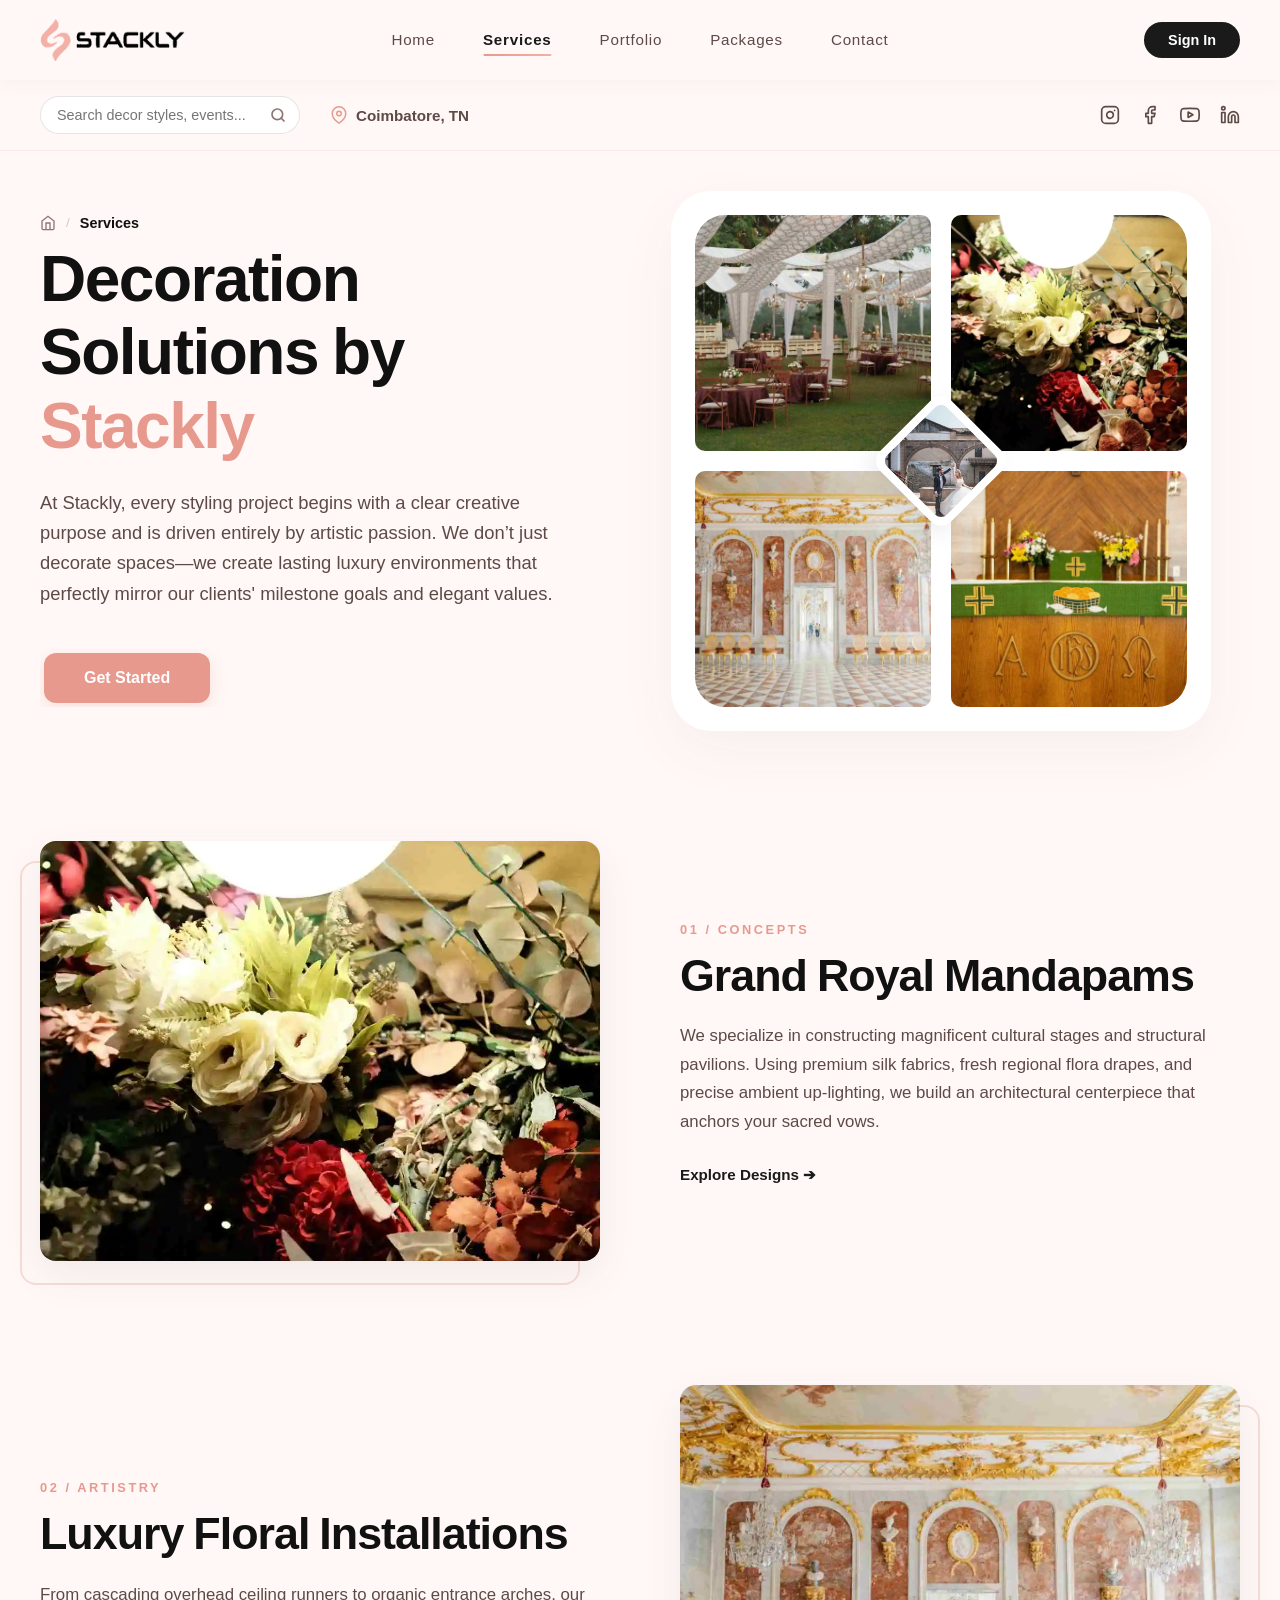
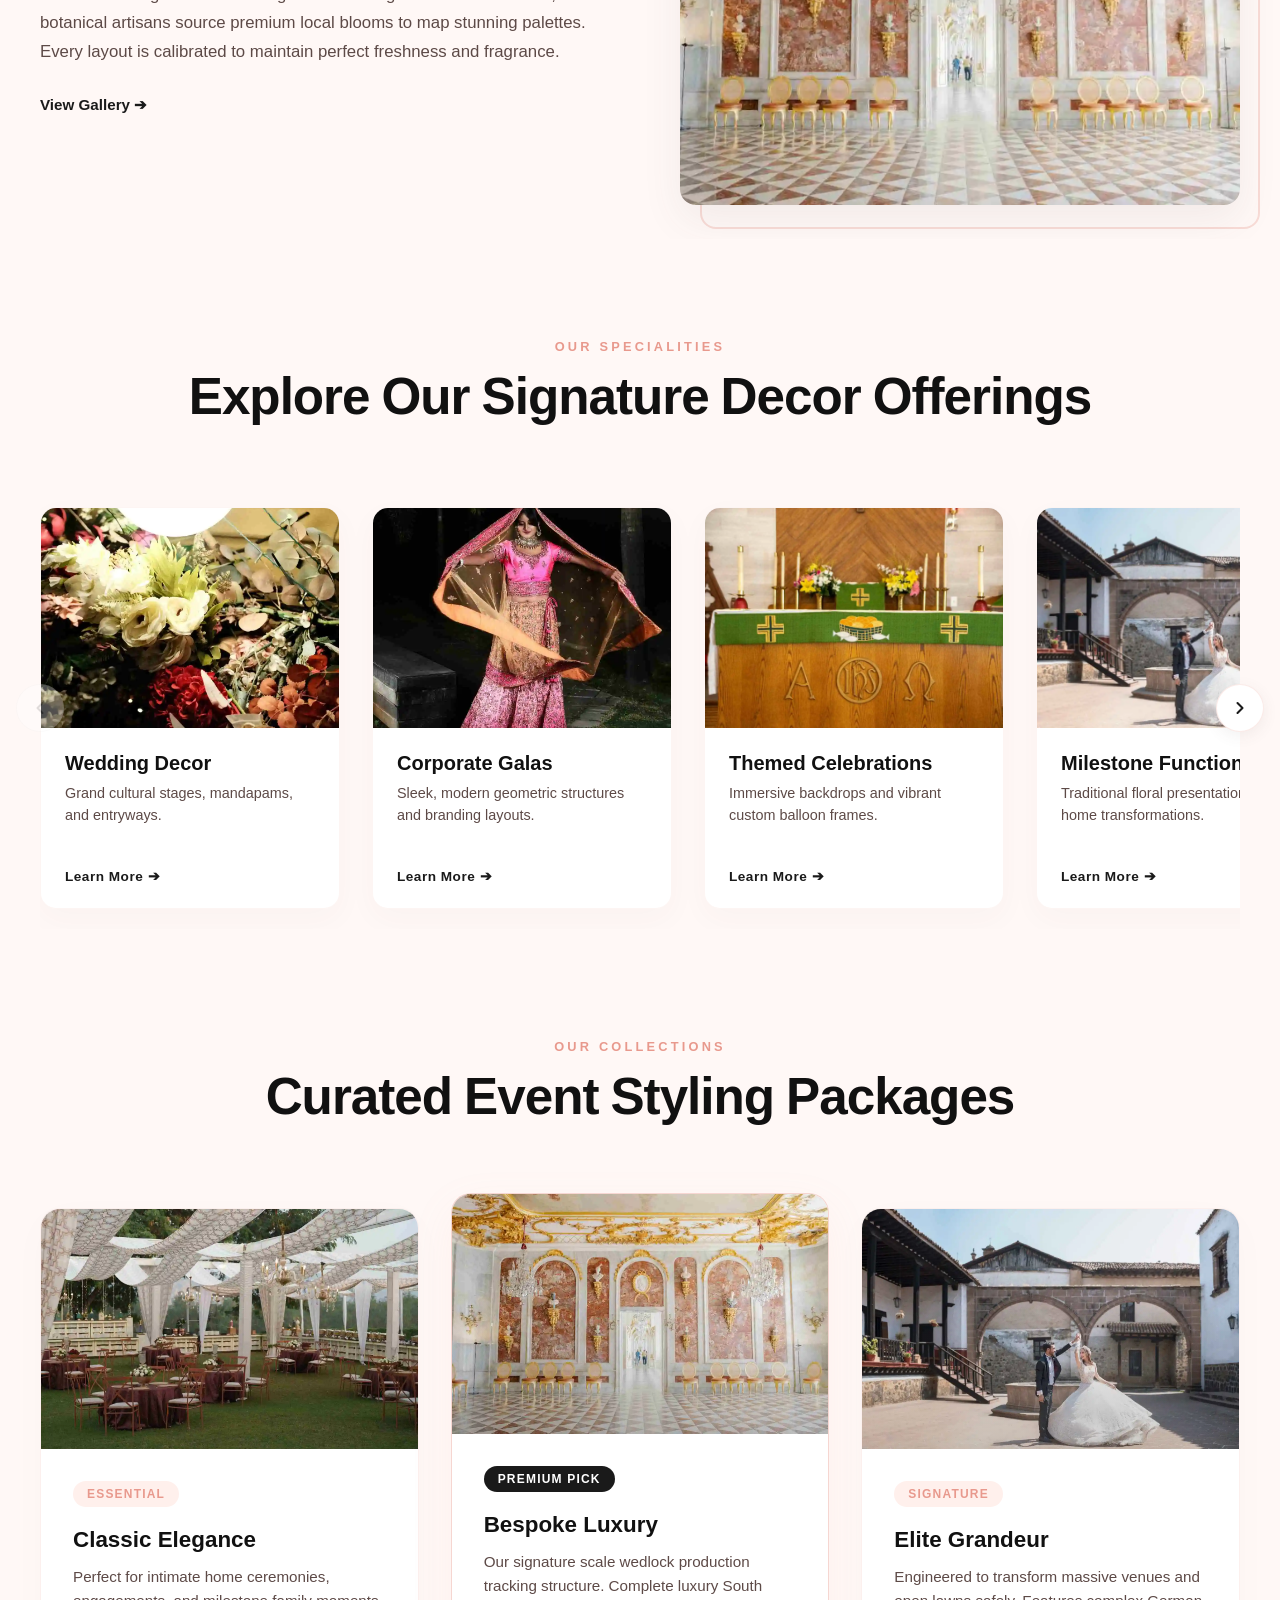
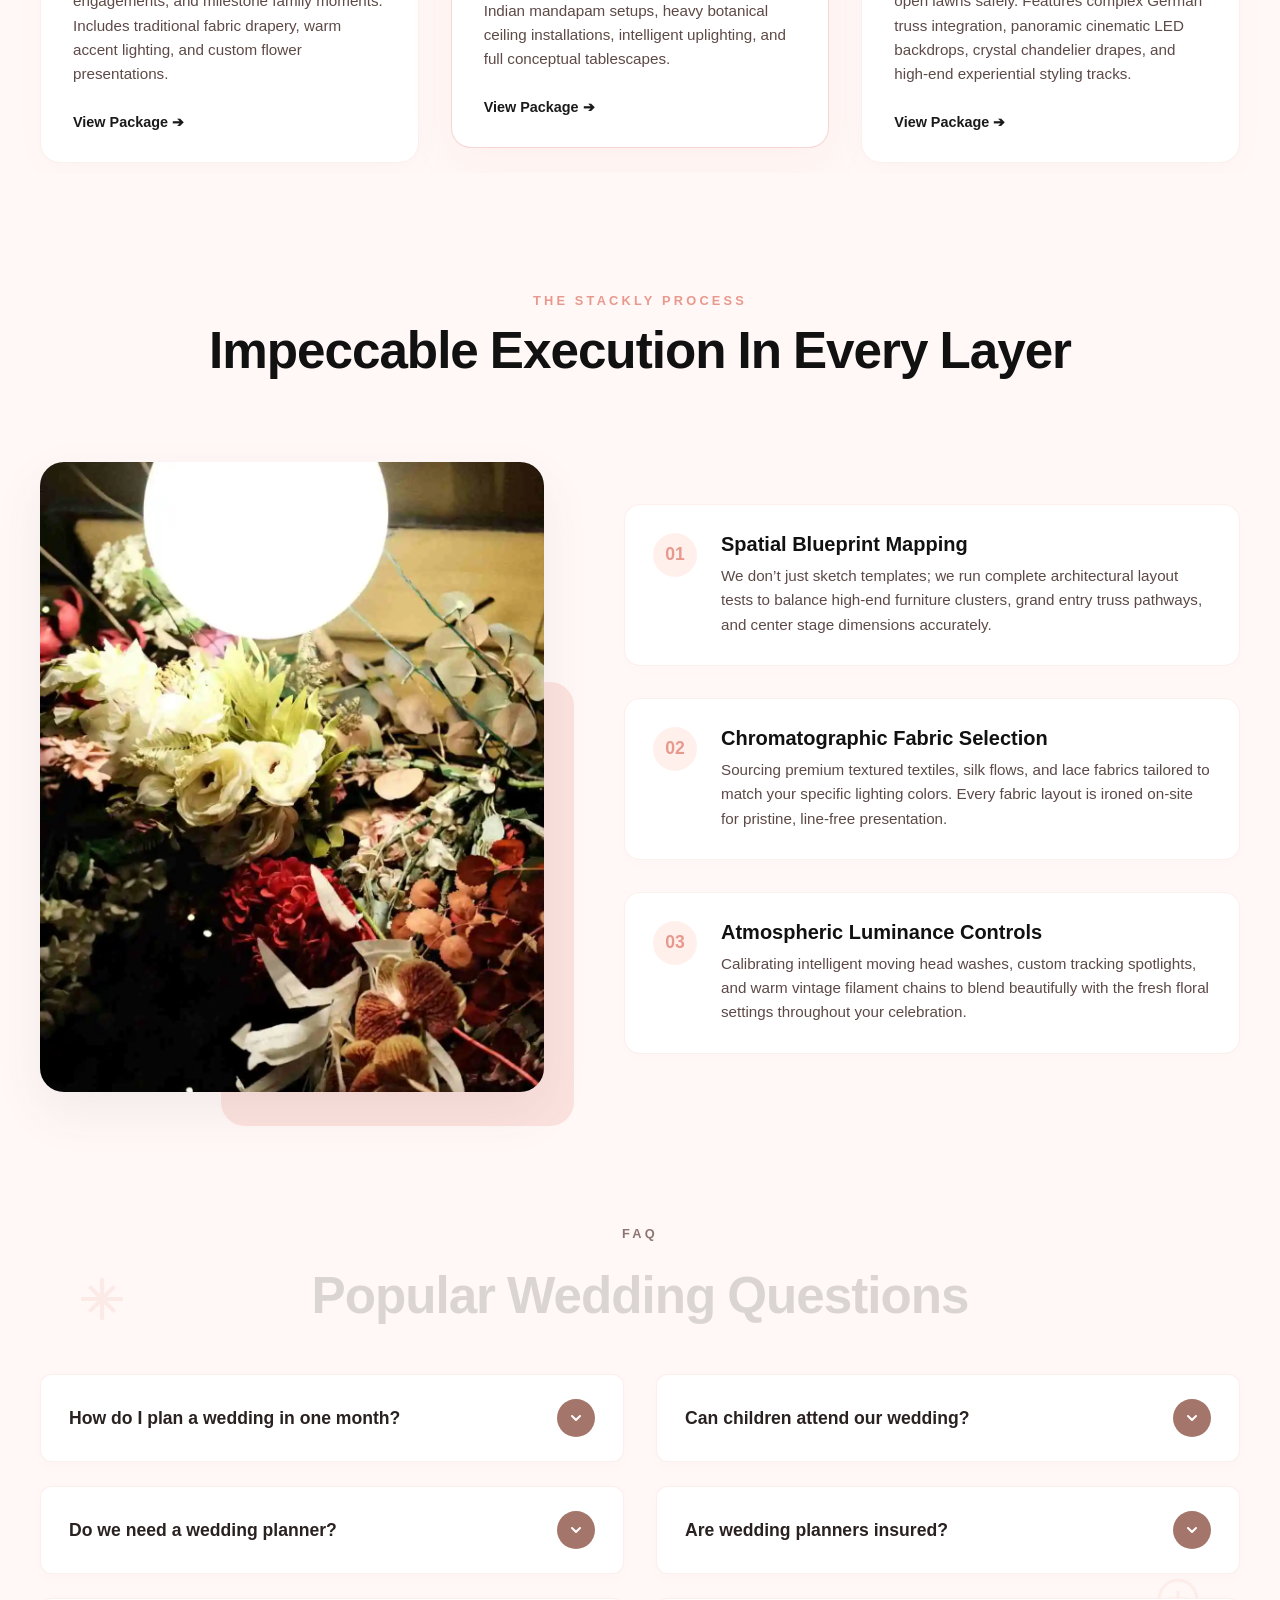
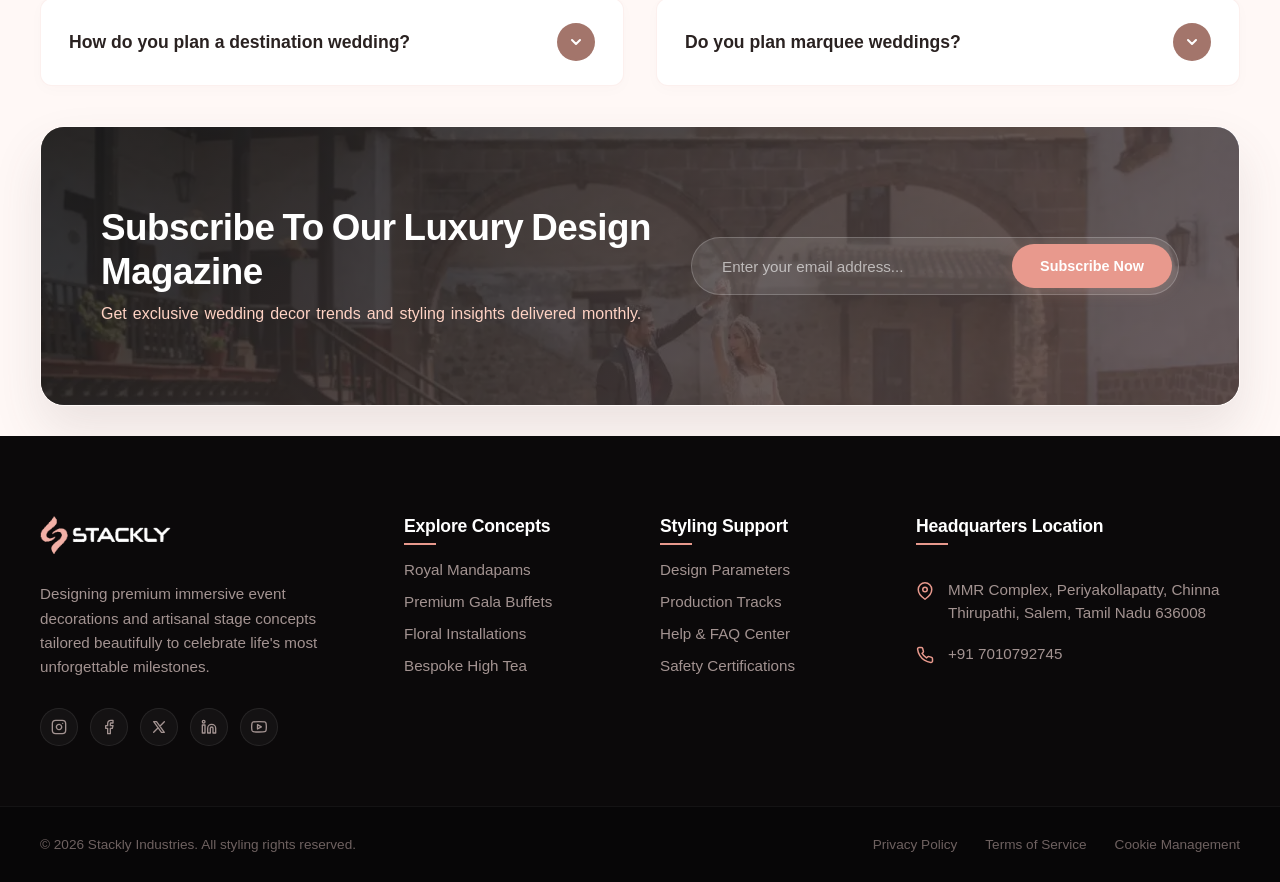
<file: services.html>
<!DOCTYPE html>
<html lang="en">
<head>
    <meta charset="UTF-8">
    <meta name="viewport" content="width=device-width, initial-scale=1.0">
    <title>Stackly Preloader</title>
    <link rel="stylesheet" href="style.css">
</head>
<body class="loading">

    <!-- Standalone Responsive Preloader Screen -->
    <div id="preloader">
        <div class="preloader-content">
            <!-- Scaling Vector Icon (Abstract Event Arches) -->
            <div class="logo-icon-wrapper">
                <svg class="logo-icon" viewBox="0 0 100 100" fill="none" xmlns="http://w3.org">
                    <path class="arch arch-1" d="M20 90V50C20 33.4315 33.4315 20 50 20C66.5685 20 80 33.4315 80 50V90" stroke="url(#peachGradient)" stroke-width="6" stroke-linecap="round"/>
                    <path class="arch arch-2" d="M35 90V55C35 46.7157 41.7157 40 50 40C58.2843 40 65 46.7157 65 55V90" stroke="url(#pinkGradient)" stroke-width="5" stroke-linecap="round"/>
                    <circle class="sparkle" cx="50" cy="15" r="4" fill="#E8998D"/>
                </svg>
            </div>

            
            <h1 class="brand-name">Stackly</h1>
            <p class="brand-tagline">Curating Moments, Styling Spaces</p>

            <!-- Progress Tracker Components -->
            <div class="progress-container">
                <div class="progress-bar" id="progress-bar"></div>
            </div>
            <span class="loading-text">Crafting your experience...</span>
        </div>
    </div>

    <!-- Global SVG Gradient Definitions -->
    <svg width="0" height="0" style="position:absolute; visibility: hidden;">
        <defs>
            <linearGradient id="peachGradient" x1="0%" y1="0%" x2="100%" y2="100%">
                <stop offset="0%" stop-color="#FFD3C4"/>
                <stop offset="100%" stop-color="#E8998D"/>
            </linearGradient>
            <linearGradient id="pinkGradient" x1="0%" y1="0%" x2="100%" y2="100%">
                <stop offset="0%" stop-color="#FFF0EC"/>
                <stop offset="100%" stop-color="#F3B0A6"/>
            </linearGradient>
        </defs>
    </svg>


    <script>
        document.addEventListener("DOMContentLoaded", () => {
    const preloader = document.getElementById("preloader");
    const progressBar = document.getElementById("progress-bar");

    // Instantly begin progress bar loading transition
    setTimeout(() => {
        progressBar.style.width = "100%";
    }, 50);

    // Exact 2000ms delay window before executing clean removal sequence
    setTimeout(() => {
        preloader.classList.add("fade-out");
        document.body.classList.remove("loading");
        
        // Remove structural items entirely after fade duration closes
        setTimeout(() => {
            preloader.remove();
        }, 600); 
    }, 2000);
});

    </script>

    <!-- Navigation Header Component -->
<header class="main-header">
    <div class="header-container">
        
        <!-- Brand Logo (Refreshes Page on Click) -->
        <div class="logo-wrapper" onclick="window.location.reload();" role="button" aria-label="Refresh home page">
            <img src="./assests/header logo.webp" alt="Stackly Logo" class="brand-logo-img">
        </div>

        <!-- Center Navigation Menu -->
       <nav class="nav-menu" id="navMenu">
            <ul class="nav-list">
                <li><a href="index.html" class="nav-link ">Home</a></li>
                <li><a href="services.html" class="nav-link active">Services</a></li>
                <li><a href="Portfolio.html" class="nav-link">Portfolio</a></li>
                <li><a href="Packages.html" class="nav-link">Packages</a></li>
                <li><a href="contact.html" class="nav-link">Contact</a></li>
            </ul>
            <!-- Auth Button duplicated inside mobile drawer for layout flow -->
       <button class="auth-btn mobile-auth-btn" onclick="window.location.href='login.html'">Sign In</button>
        </nav>

        <!-- Right Side Auth Button (Desktop View) -->
        <div class="auth-wrapper">
          <button class="auth-btn" onclick="window.location.href='login.html'">Sign In</button>
        </div>

        <!-- Mobile Hamburger Trigger -->
        <button class="hamburger" id="hamburgerBtn" aria-label="Toggle navigation menu" aria-expanded="false">
            <span class="bar"></span>
            <span class="bar"></span>
            <span class="bar"></span>
        </button>

    </div>
</header>

<!-- Mobile Blur Backdrop Layer -->
<div class="menu-backdrop" id="menuBackdrop"></div>

<script>
    document.addEventListener("DOMContentLoaded", () => {
    const hamburgerBtn = document.getElementById("hamburgerBtn");
    const navMenu = document.getElementById("navMenu");
    const menuBackdrop = document.getElementById("menuBackdrop");
    const navLinks = document.querySelectorAll(".nav-link");

    // Unified function to handle open/close states
    const toggleMenu = () => {
        const isOpen = navMenu.classList.toggle("is-open");
        hamburgerBtn.classList.toggle("is-active");
        menuBackdrop.classList.toggle("is-visible");
        
        // Accessibility update
        hamburgerBtn.setAttribute("aria-expanded", isOpen);
        document.body.style.overflow = isOpen ? "hidden" : "";
    };

    // Trigger toggle on click elements
    hamburgerBtn.addEventListener("click", toggleMenu);
    menuBackdrop.addEventListener("click", toggleMenu);

    // Track Navigation Item Interactions and switch visual Active State
    navLinks.forEach(link => {
        link.addEventListener("click", (e) => {
            // Remove active profile styling classes from all existing links
            navLinks.forEach(item => item.classList.remove("active"));
            
            // Apply focus/active states cleanly onto target item
            link.classList.add("active");

            // Smooth close logic handling mobile interactions
            if (navMenu.classList.contains("is-open")) {
                toggleMenu();
            }
        });
    });
});

</script>

<!-- Sub-Header Actions Utility Bar Section -->
<section class="action-bar-section">
    <div class="action-bar-container">
        
        <!-- Left Side Dynamic Context Operations -->
        <div class="left-actions-group">
            <!-- Validation Protected Search Box -->
            <form class="action-search-form" id="searchForm" novalidate>
                <div class="search-input-wrapper">
                    <input type="text" id="searchInput" placeholder="Search decor styles, events..." aria-label="Search">
                    <button type="submit" class="search-submit-btn" aria-label="Submit search">
                        <!-- Search Vector Icon -->
                        <svg viewBox="0 0 24 24" fill="none" stroke="currentColor" stroke-width="2.5" stroke-linecap="round" stroke-linejoin="round"><circle cx="11" cy="11" r="8"></circle><line x1="21" y1="21" x2="16.65" y2="16.65"></line></svg>
                    </button>
                    <!-- Custom Native Tooltip Alert Placement -->
                    <span class="validation-message" id="searchAlert">Please fill out this field.</span>
                </div>
            </form>

            <!-- Interactive Geolocation Pointer -->
            <a href="https://maps.app.goo.gl/1iUAJLxSuFhmkqeE8" target="_blank" rel="noopener noreferrer" class="location-anchor-link">
                <!-- Map Pin Vector Icon -->
                <svg viewBox="0 0 24 24" fill="none" stroke="currentColor" stroke-width="2" stroke-linecap="round" stroke-linejoin="round" class="pin-icon"><path d="M21 10c0 7-9 13-9 13s-9-6-9-13a9 9 0 0 1 18 0z"></path><circle cx="12" cy="10" r="3"></circle></svg>
                <span class="location-text">Coimbatore, TN</span>
            </a>
        </div>

        <!-- Center Flex Spacer (Maintained Horizontally via CSS Flex layout alignment) -->
        <div class="center-flex-spacer"></div>

        <!-- Right Side Social Ecosystem Layout -->
        <div class="right-socials-group">
            <!-- Instagram -->
            <a href="404.html" class="social-icon-link" aria-label="Visit Instagram profile">
                <svg viewBox="0 0 24 24" fill="none" stroke="currentColor" stroke-width="2" stroke-linecap="round" stroke-linejoin="round"><rect x="2" y="2" width="20" height="20" rx="5" ry="5"></rect><path d="M16 11.37A4 4 0 1 1 12.63 8 4 4 0 0 1 16 11.37z"></path><line x1="17.5" y1="6.5" x2="17.51" y2="6.5"></line></svg>
            </a>
            <!-- Facebook -->
            <a href="404.html" class="social-icon-link" aria-label="Visit Facebook profile">
                <svg viewBox="0 0 24 24" fill="none" stroke="currentColor" stroke-width="2" stroke-linecap="round" stroke-linejoin="round"><path d="M18 2h-3a5 5 0 0 0-5 5v3H7v4h3v8h4v-8h3l1-4h-4V7a1 1 0 0 1 1-1h3z"></path></svg>
            </a>
            <!-- YouTube -->
            <a href="404.html" class="social-icon-link" aria-label="Visit YouTube channel">
                <svg viewBox="0 0 24 24" fill="none" stroke="currentColor" stroke-width="2" stroke-linecap="round" stroke-linejoin="round"><path d="M22.54 6.42a2.78 2.78 0 0 0-1.94-2C18.88 4 12 4 12 4s-6.88 0-8.6.46a2.78 2.78 0 0 0-1.94 2A29 29 0 0 0 1 11.75a29 29 0 0 0 .46 5.33A2.78 2.78 0 0 0 3.4 19c1.72.46 8.6.46 8.6.46s6.88 0 8.6-.46a2.78 2.78 0 0 0 1.94-2 29 29 0 0 0 .46-5.25 29 29 0 0 0-.46-5.33z"></path><polygon points="9.75 15.02 15.5 11.75 9.75 8.48 9.75 15.02"></polygon></svg>
            </a>
            <!-- LinkedIn -->
            <a href="404.html" class="social-icon-link" aria-label="Visit LinkedIn workspace">
                <svg viewBox="0 0 24 24" fill="none" stroke="currentColor" stroke-width="2" stroke-linecap="round" stroke-linejoin="round"><path d="M16 8a6 6 0 0 1 6 6v7h-4v-7a2 2 0 0 0-2-2 2 2 0 0 0-2 2v7h-4v-7a6 6 0 0 1 6-6z"></path><rect x="2" y="9" width="4" height="12"></rect><circle cx="4" cy="4" r="2"></circle></svg>
            </a>
        </div>

    </div>
</section>

<style>
    /* --- Action Utility Config --- */
.action-bar-section {
    width: 100%;
    background-color: #FFF8F6;
    border-bottom: 1px solid rgba(232, 153, 141, 0.15);
    padding: 16px 0;
    margin-top: 80px; /* Aligns correctly below the fixed header layout offset */
}

.action-bar-container {
    max-width: 1400px;
    margin: 0 auto;
    padding: 0 40px;
    display: flex;
    justify-content: space-between;
    align-items: center;
}

/* --- Left Sided Alignment Flex Units --- */
.left-actions-group {
    display: flex;
    align-items: center;
    gap: 30px;
}

/* Validation Wrapper Box Structure */
.search-input-wrapper {
    position: relative;
    display: flex;
    align-items: center;
}

.search-input-wrapper input {
    width: 260px;
    padding: 10px 40px 10px 16px;
    border: 1.5px solid rgba(93, 74, 71, 0.15);
    border-radius: 20px;
    font-size: 0.9rem;
    color: #1A1A1A;
    background-color: #FFFFFF;
    transition: all 0.3s ease;
}

.search-input-wrapper input:focus {
    outline: none;
    border-color: #E8998D;
    box-shadow: 0 0 0 3px rgba(232, 153, 141, 0.1);
}

.search-submit-btn {
    position: absolute;
    right: 14px;
    background: transparent;
    border: none;
    cursor: pointer;
    color: #8C7672;
    display: flex;
    align-items: center;
    transition: color 0.2s;
}

.search-submit-btn:hover {
    color: #E8998D;
}

.search-submit-btn svg {
    width: 16px;
    height: 16px;
}

/* Message Box Dynamic Placement CSS */
.validation-message {
    position: absolute;
    top: calc(100% + 8px);
    left: 12px;
    background-color: #1A1A1A;
    color: #FFFFFF;
    font-size: 0.75rem;
    font-weight: 500;
    padding: 6px 12px;
    border-radius: 4px;
    white-space: nowrap;
    opacity: 0;
    visibility: hidden;
    transform: translateY(-5px);
    transition: all 0.2s ease;
    z-index: 10;
}

/* Clean micro triangle anchor decoration pointing up to input window */
.validation-message::before {
    content: '';
    position: absolute;
    bottom: 100%;
    left: 16px;
    border-width: 5px;
    border-style: solid;
    border-color: transparent transparent #1A1A1A transparent;
}

.validation-message.is-visible {
    opacity: 1;
    visibility: visible;
    transform: translateY(0);
}

/* --- Location Map Point Links --- */
.location-anchor-link {
    display: flex;
    align-items: center;
    gap: 8px;
    text-decoration: none;
    color: #5D4A47;
    font-size: 0.95rem;
    font-weight: 600;
    transition: color 0.2s;
}

.location-anchor-link:hover {
    color: #E8998D;
}

.location-anchor-link svg.pin-icon {
    width: 18px;
    height: 18px;
    color: #E8998D;
}

/* --- Center Segment --- */
.center-flex-spacer {
    flex-grow: 1;
}

/* --- Right Side Vectors --- */
.right-socials-group {
    display: flex;
    align-items: center;
    gap: 20px;
}

.social-icon-link {
    color: #5D4A47;
    display: flex;
    align-items: center;
    justify-content: center;
    transition: transform 0.2s, color 0.2s;
}

.social-icon-link svg {
    width: 20px;
    height: 20px;
}

.social-icon-link:hover {
    color: #E8998D;
    transform: translateY(-2px);
}

/* --- Fully Responsive Breakpoints Viewports Layout --- */
@media (max-width: 992px) {
    .action-bar-container {
        padding: 0 24px;
    }
}

@media (max-width: 768px) {
    .action-bar-section {
        margin-top: 70px; /* Responsive tracking downscaled configuration step */
        padding: 14px 0;
    }

    .action-bar-container {
        flex-direction: column;
        gap: 16px;
        align-items: stretch;
    }

    .left-actions-group {
        flex-direction: column;
        align-items: stretch;
        gap: 14px;
    }

    .search-input-wrapper input {
        width: 100%; /* Spans viewport wide cleanly on compact displays */
    }

    .location-anchor-link {
        justify-content: center;
        padding: 4px 0;
    }

    .center-flex-spacer {
        display: none; /* Collapses space unit natively when running vertical structures */
    }

    .right-socials-group {
        justify-content: center;
        border-top: 1px solid rgba(232, 153, 141, 0.1);
        padding-top: 14px;
        gap: 28px;
    }
}

</style>

<script>
    document.addEventListener("DOMContentLoaded", () => {
    const searchForm = document.getElementById("searchForm");
    const searchInput = document.getElementById("searchInput");
    const searchAlert = document.getElementById("searchAlert");

    searchForm.addEventListener("submit", (e) => {
        // Halt default transmission protocols instantly
        e.preventDefault();

        // Extract whitespace stripped characters from input layer
        const queryValue = searchInput.value.trim();

        if (queryValue === "") {
            // Reveal validation context box banner
            searchAlert.classList.add("is-visible");
            searchInput.focus();
        } else {
            // Clean active errors out and smoothly direct to targeted broken page path
            searchAlert.classList.remove("is-visible");
            window.location.href = "404.html";
        }
    });

    // Dismiss active visible validation boxes if user initiates typing corrections
    searchInput.addEventListener("input", () => {
        if (searchAlert.classList.contains("is-visible")) {
            searchAlert.classList.remove("is-visible");
        }
    });

    // Dismiss tooltip box elements cleanly if user shifts layout context/blur focus
    searchInput.addEventListener("blur", () => {
        searchAlert.classList.remove("is-visible");
    });
});

</script>

<!-- Premium Event Services Hero Section -->
<section class="services-hero-section" id="servicesHero">
    <div class="services-hero-container">
        
        <!-- Left Column: Branding Content & Controls -->
        <div class="hero-left-content">
            <!-- Breadcrumb Navigation Element -->
            <nav class="breadcrumb-nav" aria-label="Breadcrumb">
                <a href="404.html" class="bc-home-icon">
                    <svg viewBox="0 0 24 24" fill="none" stroke="currentColor" stroke-width="2"><path d="M3 9l9-7 9 7v11a2 2 0 0 1-2 2H5a2 2 0 0 1-2-2z"></path><polyline points="9 22 9 12 15 12 15 22"></polyline></svg>
                </a>
                <span class="bc-separator">/</span>
                <span class="bc-current">Services</span>
            </nav>

            <!-- Scroll-Triggered Word-by-Word Typography Header -->
            <h1 class="services-hero-title" id="heroTitle">
                <span class="sh-word">Decoration</span>
                <span class="sh-word">Solutions</span>
                <span class="sh-word">by</span>
                <span class="sh-word-brand">Stackly</span>
            </h1>

            <p class="hero-interactive-para">
                At Stackly, every styling project begins with a clear creative purpose and is driven entirely by artistic passion. We don’t just decorate spaces—we create lasting luxury environments that perfectly mirror our clients' milestone goals and elegant values.
            </p>

            <!-- Side Sliding Action Call-To-Action Button Layer -->
            <div class="hero-cta-wrapper" id="heroCTA">
                <button class="hero-btn primary-peach" onclick="window.location.href='404.html'">Get Started</button>
            </div>
        </div>

        <!-- Right Column: Asymmetric Mosaic Layout Panel Frame -->
        <div class="hero-right-mosaic" id="imageMosaic">
            <div class="mosaic-outer-frame">
                
                <!-- Mosaic Card 1 (Top Left - Slides from Top) -->
                <div class="mosaic-tile tile-top-left fly-in-top">
                    <img src="./assests/wedding decor.webp" alt="Event Design Blueprint & Color Palette planning" loading="lazy">
                </div>

                <!-- Mosaic Card 2 (Top Right - Slides from Right) -->
                <div class="mosaic-tile tile-top-right fly-in-right">
                    <img src="./assests/flower decor.webp" alt="Artisanal fresh floral stage creation" loading="lazy">
                </div>

                <!-- Mosaic Card 3 (Bottom Left - Slides from Left) -->
                <div class="mosaic-tile tile-bottom-left fly-in-left">
                    <img src="./assests/wedding hall decor.webp" alt="Ambient lighting structure installation" loading="lazy">
                </div>

                <!-- Mosaic Card 4 (Bottom Right - Slides from Bottom) -->
                <div class="mosaic-tile tile-bottom-right fly-in-bottom">
                    <img src="./assests/church.webp" alt="Completed luxury event stage presentation" loading="lazy">
                </div>

                <!-- Central Accent Geometric Core Badge (Directly from reference architecture) -->
                <div class="mosaic-center-diamond fly-in-center">
                    <div class="diamond-inner">
                        <img src="./assests/couple shoot.webp" alt="Stackly Signature Styling Token" loading="lazy">
                    </div>
                </div>

            </div>
        </div>

    </div>
</section>

<style>
/* --- Canvas Configuration Base --- */
.services-hero-section {
    width: 100%;
    background-color: #FFF8F6; /* Standard branding pale pink theme backdrop canvas */
    
    /* REVISION: Drastically optimized the padding boundaries to remove excess vertical space */
    padding: 40px 0 80px 0; 
    
    /* REVISION: Normalized the layout offset margin to perfectly anchor directly beneath the bar */
    margin-top: 0px; 
    
    overflow: hidden;
    position: relative;
}

.services-hero-container {
    max-width: 1400px;
    margin: 0 auto;
    padding: 0 40px;
    display: grid;
    grid-template-columns: 1fr 1.1fr; /* Symmetrical balance mapping text and layout art */
    gap: 60px;
    align-items: center;
}

/* --- Left Sided Narrative Blocks Elements --- */
.hero-left-content {
    display: flex;
    flex-direction: column;
}

/* Breadcrumb Navigation Track System */
.breadcrumb-nav {
    display: flex;
    align-items: center;
    gap: 10px;
    
    /* REVISION: Trimmed down from 24px to prevent pushing the main heading further down */
    margin-bottom: 12px; 
}

.bc-home-icon {
    color: #8C7672;
    display: flex;
    align-items: center;
    transition: color 0.2s ease;
}

.bc-home-icon svg { width: 16px; height: 16px; }
.bc-home-icon:hover { color: #E8998D; }
.bc-separator { color: #D6C7C5; font-size: 0.85rem; }
.bc-current { color: #111111; font-weight: 700; font-size: 0.9rem; }

/* --- Word-by-Word Scroll Headings --- */
.services-hero-title {
    font-size: 4rem;
    font-weight: 800;
    color: #111111; /* Near Black */
    line-height: 1.15;
    margin-bottom: 24px;
    letter-spacing: -1.5px;
    display: flex;
    flex-wrap: wrap;
    gap: 0 14px;
}

.sh-word, .sh-word-brand {
    opacity: 0.15;
    transform: translateY(12px);
    transition: opacity 0.5s cubic-bezier(0.25, 1, 0.5, 1), transform 0.5s cubic-bezier(0.25, 1, 0.5, 1);
}

.sh-word-brand {
    color: #E8998D; /* Brand signature theme peach accent POP tracking text color */
}

/* Activated state class triggered via JavaScript pipelines */
.services-hero-title.reveal-active .sh-word,
.services-hero-title.reveal-active .sh-word-brand {
    opacity: 1;
    transform: translateY(0);
}

/* Stagger delay timeline arrays for word stream drawing */
.services-hero-title.reveal-active .sh-word:nth-child(1) { transition-delay: 0.05s; }
.services-hero-title.reveal-active .sh-word:nth-child(2) { transition-delay: 0.15s; }
.services-hero-title.reveal-active .sh-word:nth-child(3) { transition-delay: 0.25s; }
.services-hero-title.reveal-active .sh-word-brand { transition-delay: 0.35s; }

/* Micro-Scaling Interactive Paragraph */
.hero-interactive-para {
    font-size: 1.15rem;
    line-height: 1.65;
    color: #5D4A47;
    margin-bottom: 40px;
    max-width: 540px;
    cursor: default;
    transition: transform 0.4s cubic-bezier(0.25, 1, 0.5, 1), color 0.3s ease;
    transform-origin: left center;
}

.hero-interactive-para:hover {
    transform: scale(1.02);
    color: #111111;
}

/* --- Horizontal Side-Sliding Action CTA Buttons --- */
.hero-cta-wrapper {
    overflow: hidden; /* Mask boundaries ensure sleek sliding appearance profiles */
    padding: 4px;
}

.hero-btn {
    padding: 16px 40px;
    font-size: 1rem;
    font-weight: 700;
    border-radius: 12px; /* Soft block corner styling exactly matched from user reference image */
    cursor: pointer;
    border: none;
    
    /* Animation initialization settings sliding out from the left boundary */
    opacity: 0;
    transform: translateX(-100px);
    transition: opacity 0.8s cubic-bezier(0.25, 1, 0.5, 1),
                transform 0.8s cubic-bezier(0.25, 1, 0.5, 1),
                background-color 0.3s ease,
                box-shadow 0.3s ease;
}

.hero-cta-wrapper.slide-active .hero-btn {
    opacity: 1;
    transform: translateX(0);
}

.primary-peach {
    background-color: #E8998D; /* Brand Primary Theme Accent Color */
    color: #FFFFFF;
    box-shadow: 0 4px 15px rgba(232, 153, 141, 0.25);
}

.primary-peach:hover {
    background-color: #D6867B;
    box-shadow: 0 8px 25px rgba(232, 153, 141, 0.4);
    transform: translateY(-2px);
}

/* ==========================================================================
   CREATIVE SIDE FLY-IN GEOMETRIC MOSAIC IMAGE COLLAGE
   ========================================================================== */
.hero-right-mosaic {
    width: 100%;
    display: flex;
    justify-content: center;
    align-items: center;
}

.mosaic-outer-frame {
    position: relative;
    width: 540px;
    height: 540px;
    display: grid;
    grid-template-columns: 1fr 1fr;
    grid-template-rows: 1fr 1fr;
    gap: 20px;
    background-color: #FFFFFF; /* Inner card canvas fill borders */
    padding: 24px;
    border-radius: 40px; /* Outer frame curvature outline from image */
    box-shadow: 0 20px 60px rgba(93, 74, 71, 0.05);
}

/* Universal Mosaic Image Tiles Parameters Configuration */
.mosaic-tile {
    position: relative;
    width: 100%;
    height: 100%;
    overflow: hidden;
    background-color: #FFEBE5;
    
    /* Base directional displacement vectors maps for fly-in initialization */
    opacity: 0;
    transition: opacity 1s cubic-bezier(0.25, 1, 0.5, 1), 
                transform 1s cubic-bezier(0.25, 1, 0.5, 1);
}

.mosaic-tile img {
    width: 100%;
    height: 100%;
    object-fit: cover;
    display: block;
    transition: transform 0.5s ease;
}

.mosaic-tile:hover img {
    transform: scale(1.05);
}

/* Custom individual tile shape corner clipping rules from user photo matrix */
.tile-top-left { border-radius: 30px 10px 10px 10px; }
.tile-top-right { border-radius: 10px 30px 10px 10px; }
.tile-bottom-left { border-radius: 10px 10px 10px 30px; }
.tile-bottom-right { border-radius: 10px 10px 30px 10px; }

/* --------------------------------------------------------------------------
   MULTI-DIRECTIONAL ALL-SIDES FLY-IN ENTRANCE MAP
   -------------------------------------------------------------------------- */
.mosaic-tile.fly-in-top { transform: translateY(-80px); }
.mosaic-tile.fly-in-right { transform: translateX(80px); }
.mosaic-tile.fly-in-left { transform: translateX(-80px); }
.mosaic-tile.fly-in-bottom { transform: translateY(80px); }

/* Central core diamond floating layer element */
.mosaic-center-diamond {
    position: absolute;
    top: 50%;
    left: 50%;
    width: 100px;
    height: 100px;
    background-color: #FFFFFF;
    transform: translate(-50%, -50%) rotate(45deg) scale(0.6); /* Blends geometry rotation axes */
    padding: 8px;
    border-radius: 14px;
    box-shadow: 0 10px 25px rgba(0, 0, 0, 0.08);
    z-index: 5;
    opacity: 0;
    transition: opacity 1.2s cubic-bezier(0.25, 1, 0.5, 1), 
                transform 1.2s cubic-bezier(0.175, 0.885, 0.32, 1.2);
}

.diamond-inner {
    width: 100%;
    height: 100%;
    overflow: hidden;
    border-radius: 8px;
}

.diamond-inner img {
    width: 100%;
    height: 100%;
    object-fit: cover;
    /* Inverts rotation axis back to straight display lines for internal visual graphics */
    transform: rotate(-45deg) scale(1.4); 
}

/* Activated entrance execution flag injected via JavaScript scroll intersections */
.hero-right-mosaic.animate-mosaic-in .mosaic-tile,
.hero-right-mosaic.animate-mosaic-in .mosaic-center-diamond {
    opacity: 1;
}

.hero-right-mosaic.animate-mosaic-in .mosaic-tile.fly-in-top { transform: translateY(0); }
.hero-right-mosaic.animate-mosaic-in .mosaic-tile.fly-in-right { transform: translateX(0); }
.hero-right-mosaic.animate-mosaic-in .mosaic-tile.fly-in-left { transform: translateX(0); }
.hero-right-mosaic.animate-mosaic-in .mosaic-tile.fly-in-bottom { transform: translateY(0); }
.hero-right-mosaic.animate-mosaic-in .mosaic-center-diamond {
    transform: translate(-50%, -50%) rotate(45deg) scale(1); /* Popped out smoothly on timeline entry */
}

/* ==========================================================================
   RESPONSIVE MEDIA BREAKPOINT MATRIX OVERRIDES
   ========================================================================== */
@media (max-width: 1200px) {
    .services-hero-title { font-size: 3.2rem; }
    .mosaic-outer-frame { width: 440px; height: 440px; }
    .mosaic-center-diamond { width: 85px; height: 85px; }
}

@media (max-width: 992px) {
    .services-hero-container {
        grid-template-columns: 1fr;
        gap: 50px;
        text-align: center;
    }
    
    .services-hero-title { justify-content: center; }
    .hero-interactive-para { margin-left: auto; margin-right: auto; }
    .breadcrumb-nav { justify-content: center; }
    
    .hero-btn { transform: translateY(30px); }
    .hero-cta-wrapper.slide-active .hero-btn { transform: translateY(0); }
}

@media (max-width: 576px) {
    /* REVISION: Fluid scaling to maintain clean margins on mobile viewports */
    .services-hero-section { padding: 40px 0 60px 0; margin-top: 0px; }
    .services-hero-container { padding: 0 24px; }
    .services-hero-title { font-size: 2.3rem; gap: 0 10px; }
    .hero-interactive-para { font-size: 1rem; }
    
    .mosaic-outer-frame {
        width: 320px;
        height: 320px;
        padding: 12px;
        border-radius: 24px;
        gap: 12px;
    }
    .mosaic-center-diamond { width: 70px; height: 70px; }
}


</style>

<script>
    document.addEventListener("DOMContentLoaded", () => {
    
    const heroTitle = document.getElementById("heroTitle");
    const heroCTA = document.getElementById("heroCTA");
    const imageMosaic = document.getElementById("imageMosaic");

    // --- HIGH-PERFORMANCE INTERSECTION OBSERVER PIPELINE ---
    const heroAnimationObserver = new IntersectionObserver((entries) => {
        entries.forEach(entry => {
            if (entry.isIntersecting) {
                
                // Pipeline 1: Trigger word-by-word headline layout drawing
                heroTitle.classList.add("reveal-active");

                // Pipeline 2: Trigger left-side button action entry sliding motion after text builds up
                setTimeout(() => {
                    heroCTA.classList.add("slide-active");
                }, 400);

                // Pipeline 3: Trigger right-side all-directions collage flying animation panels
                setTimeout(() => {
                    imageMosaic.classList.add("animate-mosaic-in");
                }, 200);

                // Dismiss observer checking routines to maximize active memory pipelines
                heroAnimationObserver.unobserve(entry.target);
            }
        });
    }, { threshold: 0.15 }); // Fires when 15% of the hero container area scales into the viewport boundaries

    const targetHeroSection = document.getElementById("servicesHero");
    if (targetHeroSection) heroAnimationObserver.observe(targetHeroSection);
});

</script>

<!-- Alternating Service Features Section -->
<section class="service-features-section" id="featuresSection">
    <div class="features-master-container">

        <!-- Feature Row 1: Image Left, Content Right -->
        <div class="feature-row-matrix" id="featureRow1">
            <!-- Left Side Image Frame -->
            <div class="feature-image-block fly-from-left">
                <div class="luxury-image-frame">
                    <img src="./assests/flower decor.webp" alt="Grand Royal Mandapam Setups" loading="lazy">
                    <!-- Elegant branding background frame offset decoration -->
                    <div class="frame-offset-backing"></div>
                </div>
            </div>
            <!-- Right Side Content -->
            <div class="feature-text-block fly-from-right">
                <span class="feature-index-tag">01 / Concepts</span>
                <h2 class="feature-row-title">
                    <span class="sf-word">Grand</span>
                    <span class="sf-word">Royal</span>
                    <span class="sf-word">Mandapams</span>
                </h2>
                <p class="feature-description">
                    We specialize in constructing magnificent cultural stages and structural pavilions. Using premium silk fabrics, fresh regional flora drapes, and precise ambient up-lighting, we build an architectural centerpiece that anchors your sacred vows.
                </p>
                <button class="feature-explore-btn" onclick="window.location.href='404.html'">Explore Designs ➔</button>
            </div>
        </div>

        <!-- Feature Row 2: Content Left, Image Right (Alternating Layout) -->
        <div class="feature-row-matrix alternate-row" id="featureRow2">
            <!-- Left Side Content -->
            <div class="feature-text-block fly-from-left">
                <span class="feature-index-tag">02 / Artistry</span>
                <h2 class="feature-row-title">
                    <span class="sf-word">Luxury</span>
                    <span class="sf-word">Floral</span>
                    <span class="sf-word">Installations</span>
                </h2>
                <p class="feature-description">
                    From cascading overhead ceiling runners to organic entrance arches, our botanical artisans source premium local blooms to map stunning palettes. Every layout is calibrated to maintain perfect freshness and fragrance.
                </p>
                <button class="feature-explore-btn" onclick="window.location.href='404.html'">View Gallery ➔</button>
            </div>
            <!-- Right Side Image Frame -->
            <div class="feature-image-block fly-from-right">
                <div class="luxury-image-frame">
                    <img src="./assests/wedding hall decor.webp" alt="Luxury Botanical Ceiling Installation" loading="lazy">
                    <div class="frame-offset-backing"></div>
                </div>
            </div>
        </div>

    </div>
</section>

<style>
    /* --- Canvas & Structural Base --- */
.service-features-section {
    width: 100%;
    background-color: #FFF8F6; /* Domain pale pink theme canvas background */
    padding: 30px 0;
    overflow: hidden;
    position: relative;
}

.features-master-container {
    max-width: 1400px;
    margin: 0 auto;
    padding: 0 40px;
    display: flex;
    flex-direction: column;
    gap: 120px; /* Generous vertical spacing between alternating layout streams */
}

/* --- Alternating Row Grid Architecture --- */
.feature-row-matrix {
    display: grid;
    grid-template-columns: 1fr 1fr;
    gap: 80px;
    align-items: center;
}

/* --- Left / Right Fluid Entry Vectors --- */
.fly-from-left {
    opacity: 0;
    transform: translateX(-80px);
    transition: opacity 1s cubic-bezier(0.25, 1, 0.5, 1), transform 1s cubic-bezier(0.25, 1, 0.5, 1);
}

.fly-from-right {
    opacity: 0;
    transform: translateX(80px);
    transition: opacity 1s cubic-bezier(0.25, 1, 0.5, 1), transform 1s cubic-bezier(0.25, 1, 0.5, 1);
}

/* Injected via scroll intersection observers */
.row-active .fly-from-left,
.row-active .fly-from-right {
    opacity: 1;
    transform: translateX(0);
}

/* --- Word-by-Word Headline Construction --- */
.feature-row-title {
    font-size: 2.8rem;
    font-weight: 800;
    color: #111111; /* High-Contrast Near-Black */
    line-height: 1.2;
    margin-bottom: 20px;
    letter-spacing: -1px;
    display: flex;
    flex-wrap: wrap;
    gap: 0 10px;
}

.sf-word {
    opacity: 0.15;
    transform: translateY(10px);
    transition: opacity 0.5s cubic-bezier(0.25, 1, 0.5, 1), transform 0.5s cubic-bezier(0.25, 1, 0.5, 1);
}

.row-active .sf-word {
    opacity: 1;
    transform: translateY(0);
}

/* Stagger arrays to sequence word draw timelines */
.row-active .sf-word:nth-child(1) { transition-delay: 0.2s; }
.row-active .sf-word:nth-child(2) { transition-delay: 0.35s; }
.row-active .sf-word:nth-child(3) { transition-delay: 0.5s; }

/* --- Content Component Text Styling --- */
.feature-text-block {
    display: flex;
    flex-direction: column;
    align-items: flex-start;
}

.feature-index-tag {
    font-size: 0.8rem;
    font-weight: 700;
    text-transform: uppercase;
    letter-spacing: 0.2em;
    color: #E8998D; /* Brand Signature Peach Tint */
    margin-bottom: 12px;
}

.feature-description {
    font-size: 1.05rem;
    line-height: 1.7;
    color: #5D4A47;
    margin-bottom: 30px;
    transition: color 0.3s ease;
}

/* Subtle textual paragraph focus response */
.feature-text-block:hover .feature-description {
    color: #111111;
}

.feature-explore-btn {
    background: transparent;
    border: none;
    font-size: 0.95rem;
    font-weight: 700;
    color: #1A1A1A;
    cursor: pointer;
    padding: 0;
    transition: color 0.3s ease, transform 0.2s ease;
}

.feature-explore-btn:hover {
    color: #E8998D;
    transform: translateX(5px);
}

/* --- Luxury Dual-Frame Image Overlays & Hover FX --- */
.feature-image-block {
    width: 100%;
}

.luxury-image-frame {
    position: relative;
    width: 100%;
    aspect-ratio: 4 / 3;
    border-radius: 16px;
    z-index: 2;
}

.luxury-image-frame img {
    width: 100%;
    height: 100%;
    object-fit: cover;
    border-radius: 16px;
    position: relative;
    z-index: 3;
    transition: transform 0.6s cubic-bezier(0.25, 1, 0.5, 1);
    box-shadow: 0 15px 40px rgba(93, 74, 71, 0.08);
}

/* Artistic Background Offset Geometric backing plate */
.frame-offset-backing {
    position: absolute;
    top: 20px;
    left: -20px;
    width: 100%;
    height: 100%;
    border: 2px solid rgba(232, 153, 141, 0.3);
    border-radius: 16px;
    z-index: 1;
    transition: transform 0.6s cubic-bezier(0.25, 1, 0.5, 1), border-color 0.3s;
}

/* Alternate row positioning variables shift offset plates symmetrically */
.alternate-row .frame-offset-backing {
    left: 20px;
}

/* Immersive Interactive Hover Triggers on entire block intercept */
.feature-row-matrix:hover .luxury-image-frame img {
    transform: scale(1.02) translate(5px, -5px);
}

.feature-row-matrix:hover .frame-offset-backing {
    transform: translate(-10px, 10px);
    border-color: #E8998D;
}

.alternate-row:hover .luxury-image-frame img {
    transform: scale(1.02) translate(-5px, -5px);
}

.alternate-row:hover .frame-offset-backing {
    transform: translate(10px, 10px);
}

/* ==========================================================================
   FULLY SMOOTH RESPONSIVE BREAKPOINT CONTROLS
   ========================================================================== */
@media (max-width: 1024px) {
    .feature-row-matrix { gap: 40px; }
    .feature-row-title { font-size: 2.2rem; }
    .features-master-container { gap: 80px; }
}

@media (max-width: 768px) {
    .service-features-section { padding: 60px 0; }
    
    /* Collapse side-by-side matrices into clean stacked vertical profiles natively */
    .feature-row-matrix {
        grid-template-columns: 1fr;
        gap: 40px;
        text-align: center;
    }

    /* Force mobile columns to process chronologically (Image always acts as top anchor block) */
    .alternate-row .feature-text-block {
        order: 1;
    }
    
    .feature-text-block {
        align-items: center;
    }

    .feature-row-title { justify-content: center; }

    /* Normalize translation metrics to basic bottom-up slides for viewport safety */
    .fly-from-left, .fly-from-right {
        transform: translateY(40px) !important;
    }

    .frame-offset-backing {
        display: none; /* Strip overlapping frames off tablets to clean space boundaries */
    }

    .feature-row-matrix:hover .luxury-image-frame img {
        transform: scale(1.03); /* Simple responsive zoom fallback scales */
    }
}

@media (max-width: 480px) {
    .features-master-container { padding: 0 24px; }
    .feature-row-title { font-size: 1.8rem; }
    .feature-description { font-size: 0.95rem; }
}

</style>

<script>
    document.addEventListener("DOMContentLoaded", () => {
    
    // Select both distinct alternating feature rows from the DOM
    const featureRows = document.querySelectorAll(".feature-row-matrix");

    // Configure precision intersection limits
    const rowObserverOptions = {
        root: null,
        threshold: 0.2, // Fires smoothly when 20% of the row breaches viewport parameters
        rootMargin: "0px 0px -5% 0px"
    };

    const rowObserver = new IntersectionObserver((entries) => {
        entries.forEach(entry => {
            if (entry.isIntersecting) {
                // Apply global parent layout animation status flag class tokens
                entry.target.classList.add("row-active");
                
                // Cease watching once layout triggers sequence to optimize operational memory loops
                rowObserver.unobserve(entry.target);
            }
        });
    }, rowObserverOptions);

    featureRows.forEach(row => rowObserver.observe(row));
});

</script>

<!-- Services Slider with Navigation Arrows Component -->
<section class="services-carousel-section" id="servicesCarouselSection">
    <div class="sc-master-container">

        <!-- Header Group with Scroll Word Reveal -->
        <div class="sc-header-block">
            <span class="sc-small-tag">Our Specialities</span>
            <h2 class="sc-main-title" id="scTitle">
                <span class="sc-word">Explore</span>
                <span class="sc-word">Our</span>
                <span class="sc-word">Signature</span>
                <span class="sc-word">Decor</span>
                <span class="sc-word">Offerings</span>
            </h2>
        </div>

        <!-- Carousel Frame Wrapper with Controls -->
        <div class="sc-carousel-wrapper">
            
            <!-- Left Arrow Button -->
            <button class="nav-arrow prev-btn" id="prevBtn" aria-label="Previous Slide">
                <svg viewBox="0 0 24 24" fill="none" stroke="currentColor" stroke-width="2.5" stroke-linecap="round" stroke-linejoin="round"><polyline points="15 18 9 12 15 6"></polyline></svg>
            </button>

            <!-- Slider Viewport Window -->
            <div class="sc-viewport-wrapper" id="scViewport">
                <div class="sc-slider-track" id="scSliderTrack">

                    <!-- Service Card 1 -->
                    <div class="sc-card-item" onclick="window.location.href='404.html'">
                        <div class="sc-image-wrapper">
                            <img src="./assests/flower decor.webp" alt="Luxury Wedding Decor Styling" loading="lazy">
                            <div class="sc-hover-tint"></div>
                        </div>
                        <div class="sc-text-meta">
                            <h3>Wedding Decor</h3>
                            <p>Grand cultural stages, mandapams, and entryways.</p>
                            <span class="sc-action-link">Learn More ➔</span>
                        </div>
                    </div>

                    <!-- Service Card 2 -->
                    <div class="sc-card-item" onclick="window.location.href='404.html'">
                        <div class="sc-image-wrapper">
                            <img src="./assests/bridal showcase.webp" alt="Corporate Gala Spatial Styling" loading="lazy">
                            <div class="sc-hover-tint"></div>
                        </div>
                        <div class="sc-text-meta">
                            <h3>Corporate Galas</h3>
                            <p>Sleek, modern geometric structures and branding layouts.</p>
                            <span class="sc-action-link">Learn More ➔</span>
                        </div>
                    </div>

                    <!-- Service Card 3 -->
                    <div class="sc-card-item" onclick="window.location.href='404.html'">
                        <div class="sc-image-wrapper">
                            <img src="./assests/church.webp" alt="Themed Birthday Party Installations" loading="lazy">
                            <div class="sc-hover-tint"></div>
                        </div>
                        <div class="sc-text-meta">
                            <h3>Themed Celebrations</h3>
                            <p>Immersive backdrops and vibrant custom balloon frames.</p>
                            <span class="sc-action-link">Learn More ➔</span>
                        </div>
                    </div>

                    <!-- Service Card 4 -->
                    <div class="sc-card-item" onclick="window.location.href='404.html'">
                        <div class="sc-image-wrapper">
                            <img src="./assests/couple shoot.webp" alt="Intimate Baby Shower / Puberty Functions" loading="lazy">
                            <div class="sc-hover-tint"></div>
                        </div>
                        <div class="sc-text-meta">
                            <h3>Milestone Functions</h3>
                            <p>Traditional floral presentations and home transformations.</p>
                            <span class="sc-action-link">Learn More ➔</span>
                        </div>
                    </div>

                    <!-- Service Card 5 -->
                    <div class="sc-card-item" onclick="window.location.href='404.html'">
                        <div class="sc-image-wrapper">
                            <img src="./assests/wedding detail closeup.webp" alt="Premium Outdoor Canopy Lights" loading="lazy">
                            <div class="sc-hover-tint"></div>
                        </div>
                        <div class="sc-text-meta">
                            <h3>Outdoor Lightscapes</h3>
                            <p>Atmospheric canopy lighting tracks and tent rigging sets.</p>
                            <span class="sc-action-link">Learn More ➔</span>
                        </div>
                    </div>

                </div>
            </div>

            <!-- Right Arrow Button -->
            <button class="nav-arrow next-btn" id="nextBtn" aria-label="Next Slide">
                <svg viewBox="0 0 24 24" fill="none" stroke="currentColor" stroke-width="2.5" stroke-linecap="round" stroke-linejoin="round"><polyline points="9 18 15 12 9 6"></polyline></svg>
            </button>

        </div>

    </div>
</section>

<style>
    /* --- Canvas Framing --- */
.services-carousel-section {
    width: 100%;
    background-color: #FFF8F6; /* Soft branding peach backdrop theme */
    padding: 100px 0;
    position: relative;
}

.sc-master-container {
    max-width: 1400px;
    margin: 0 auto;
    padding: 0 40px;
}

/* --- Header Component --- */
.sc-header-block {
    text-align: center;
    margin-bottom: 60px;
}

.sc-small-tag {
    display: block;
    font-size: 0.8rem;
    font-weight: 700;
    text-transform: uppercase;
    letter-spacing: 0.25em;
    color: #E8998D;
    margin-bottom: 12px;
}

.sc-main-title {
    font-size: 3.2rem;
    font-weight: 700;
    color: #111111;
    letter-spacing: -1px;
    line-height: 1.2;
    display: flex;
    justify-content: center;
    flex-wrap: wrap;
    gap: 0 12px;
}

.sc-word {
    opacity: 0.15;
    transform: translateY(12px);
    transition: opacity 0.5s cubic-bezier(0.25, 1, 0.5, 1), transform 0.5s cubic-bezier(0.25, 1, 0.5, 1);
}

.sc-word.reveal-active {
    opacity: 1;
    transform: translateY(0);
}

/* ==========================================================================
   CAROUSEL WRAPPER WITH NAVIGATION ARROWS
   ========================================================================== */
.sc-carousel-wrapper {
    position: relative;
    width: 100%;
    display: flex;
    align-items: center;
}

.sc-viewport-wrapper {
    width: 100%;
    overflow: hidden; /* Clips boundaries cleanly */
    padding: 20px 0;
}

.sc-slider-track {
    display: flex;
    gap: 32px; /* Fixed space width between cards */
    width: max-content;
    transition: transform 0.5s cubic-bezier(0.25, 1, 0.5, 1); /* Smooth navigation sliding transitions */
    will-change: transform;
}

/* --- Navigation Arrow Skins --- */
.nav-arrow {
    position: absolute;
    top: 50%;
    transform: translateY(-50%);
    width: 48px;
    height: 48px;
    background-color: #FFFFFF;
    border: 1px solid rgba(232, 153, 141, 0.2);
    color: #1A1A1A;
    border-radius: 50%;
    cursor: pointer;
    display: flex;
    align-items: center;
    justify-content: center;
    z-index: 10;
    box-shadow: 0 4px 15px rgba(93, 74, 71, 0.08);
    transition: all 0.3s cubic-bezier(0.25, 1, 0.5, 1);
}

.prev-btn { left: -24px; }
.next-btn { right: -24px; }

.nav-arrow svg {
    width: 20px;
    height: 20px;
    transition: transform 0.2s ease;
}

/* Hover Responses */
.nav-arrow:hover {
    background-color: #E8998D; /* Brand Peach accent color */
    color: #FFFFFF;
    border-color: #E8998D;
    box-shadow: 0 8px 20px rgba(232, 153, 141, 0.3);
}

.prev-btn:hover svg { transform: translateX(-2px); }
.next-btn:hover svg { transform: translateX(2px); }

/* Disabled button state */
.nav-arrow:disabled {
    opacity: 0.3;
    cursor: not-allowed;
    background-color: #F5F5
    F5;
    color: #999999;
    border-color: rgba(0,0,0,0.05);
    box-shadow: none;
}

/* --- Card Components Layout Flex Settings --- */
.sc-card-item {
    width: 300px; /* Locked explicit width for perfect structural stability alignment */
    background: #FFFFFF;
    border-radius: 16px;
    overflow: hidden;
    box-shadow: 0 10px 30px rgba(93, 74, 71, 0.03);
    border: 1px solid rgba(232, 153, 141, 0.1);
    cursor: pointer;
    display: flex;
    flex-direction: column;
    
    /* Scroll initialization variables */
    opacity: 0;
    transform: translateY(40px);
    transition: opacity 0.8s cubic-bezier(0.25, 1, 0.5, 1), 
                transform 0.8s cubic-bezier(0.25, 1, 0.5, 1),
                box-shadow 0.3s ease, 
                border-color 0.3s ease;
}

.sc-card-item.animate-card-in {
    opacity: 1;
    transform: translateY(0);
}

/* --- Image Containers --- */
.sc-image-wrapper {
    position: relative;
    width: 100%;
    height: 220px;
    overflow: hidden;
    background-color: #FFEBE5;
}

.sc-image-wrapper img {
    width: 100%;
    height: 100%;
    object-fit: cover;
    display: block;
    transition: transform 0.6s cubic-bezier(0.25, 1, 0.5, 1);
}

.sc-hover-tint {
    position: absolute;
    top: 0;
    left: 0;
    width: 100%;
    height: 100%;
    background-color: rgba(26, 26, 26, 0.15);
    opacity: 0;
    transition: opacity 0.3s ease;
}

/* --- Alignment Fixed Flex Text Block --- */
.sc-text-meta {
    padding: 24px;
    display: flex;
    flex-direction: column;
    flex-grow: 1; 
    min-height: 180px; 
}

.sc-text-meta h3 {
    font-size: 1.25rem;
    font-weight: 700;
    color: #111111;
    margin-bottom: 8px;
    transition: color 0.2s ease;
}

.sc-text-meta p {
    font-size: 0.9rem;
    line-height: 1.5;
    color: #5D4A47;
    margin-bottom: 16px;
    flex-grow: 1; 
}

.sc-action-link {
    font-size: 0.85rem;
    font-weight: 700;
    color: #1A1A1A;
    letter-spacing: 0.5px;
    transition: color 0.2s ease, transform 0.2s ease;
    margin-top: auto; 
    display: inline-block;
}

.sc-card-item:hover {
    box-shadow: 0 15px 40px rgba(232, 153, 141, 0.15);
    border-color: rgba(232, 153, 141, 0.4);
}
.sc-card-item:hover .sc-image-wrapper img { transform: scale(1.04); }
.sc-card-item:hover .sc-hover-tint { opacity: 1; }
.sc-card-item:hover .sc-text-meta h3 { color: #E8998D; }
.sc-card-item:hover .sc-action-link { color: #E8998D; transform: translateX(4px); }

/* ==========================================================================
   FULLY ROBUST RESPONSIVE MEDIA ADAPTER BREAKPOINTS
   ========================================================================== */
@media (max-width: 1024px) {
    .prev-btn { left: -12px; }
    .next-btn { right: -12px; }
}

@media (max-width: 992px) {
    .sc-main-title { font-size: 2.6rem; }
    .sc-card-item { width: 260px; }
    .sc-image-wrapper { height: 190px; }
    .sc-text-meta { min-height: 200px; }
}

@media (max-width: 768px) {
    /* Hide native arrow buttons on minor viewports and rely on swipe metrics */
    .nav-arrow { display: none; }
    .sc-viewport-wrapper { overflow-x: auto; scroll-snap-type: x mandatory; }
    .sc-card-item { scroll-snap-align: start; }
}

@media (max-width: 600px) {
    .services-carousel-section { padding: 60px 0; }
    .sc-master-container { padding: 0 24px; }
    .sc-main-title { font-size: 1.9rem; gap: 0 8px; }
    .sc-card-item { width: 230px; }
    .sc-text-meta { padding: 20px; min-height: auto; }
}

</style>

<script>
    document.addEventListener("DOMContentLoaded", () => {
    
    // --- PART 1: Word-by-Word Scroll Reveal Intersection Observer ---
    const words = document.querySelectorAll(".sc-word");
    const wordObserver = new IntersectionObserver((entries) => {
        entries.forEach(entry => {
            if (entry.isIntersecting) {
                entry.target.classList.add("reveal-active");
                wordObserver.unobserve(entry.target);
            }
        });
    }, { threshold: 0.6 });

    words.forEach(word => wordObserver.observe(word));


    // --- PART 2: One-by-One Initial Scroll Card Entrance ---
    const track = document.getElementById("scSliderTrack");
    const cards = document.querySelectorAll(".sc-card-item");

    const cardsObserver = new IntersectionObserver((entries) => {
        entries.forEach(entry => {
            if (entry.isIntersecting) {
                cards.forEach((card, index) => {
                    setTimeout(() => {
                        card.classList.add("animate-card-in");
                    }, index * 120);
                });
                cardsObserver.unobserve(entry.target);
            }
        });
    }, { threshold: 0.1 });

    if (track) cardsObserver.observe(track);


    // --- PART 3: ARROW NAVIGATION SLIDING LOGIC ---
    const prevBtn = document.getElementById("prevBtn");
    const nextBtn = document.getElementById("nextBtn");
    const viewport = document.getElementById("scViewport");

    let currentTranslation = 0;

    const updateSliderPosition = () => {
        const cardWidth = cards[0].getBoundingClientRect().width;
        const gapValue = 32; // Matches global CSS gap setting values
        const stepShift = cardWidth + gapValue;
        
        const maxTranslation = -(track.getBoundingClientRect().width - viewport.getBoundingClientRect().width);

        // Control arrow visibility states at bounds
        prevBtn.disabled = currentTranslation === 0;
        nextBtn.disabled = currentTranslation <= maxTranslation;

        // Apply slide transition width transforms
        track.style.transform = `translateX(${currentTranslation}px)`;
    };

    // Next Action Click Handler
    nextBtn.addEventListener("click", () => {
        const cardWidth = cards[0].getBoundingClientRect().width;
        const gapValue = 32;
        const stepShift = cardWidth + gapValue;
        
        const maxTranslation = -(track.getBoundingClientRect().width - viewport.getBoundingClientRect().width);

        currentTranslation -= stepShift;
        if (currentTranslation < maxTranslation) {
            currentTranslation = maxTranslation; // Clamp at right boundary line
        }
        updateSliderPosition();
    });

    // Previous Action Click Handler
    prevBtn.addEventListener("click", () => {
        const cardWidth = cards[0].getBoundingClientRect().width;
        const gapValue = 32;
        const stepShift = cardWidth + gapValue;

        currentTranslation += stepShift;
        if (currentTranslation > 0) {
            currentTranslation = 0; // Clamp at left boundary line
        }
        updateSliderPosition();
    });

    // Run dynamic baseline check step on loading sequence
    window.addEventListener("resize", updateSliderPosition);
    setTimeout(updateSliderPosition, 600); // Give cards time to load and enter view before reading widths
});

</script>

<!-- Aesthetic Service Tiers Component -->
<section class="service-tiers-section" id="serviceTiersSection">
    <div class="tiers-master-container">

        <!-- Header Group with Scroll Word Reveal -->
        <div class="tiers-header-block">
            <span class="tiers-small-tag">Our Collections</span>
            <h2 class="tiers-main-title" id="tiersTitle">
                <span class="tiers-word">Curated</span>
                <span class="tiers-word">Event</span>
                <span class="tiers-word">Styling</span>
                <span class="tiers-word">Packages</span>
            </h2>
        </div>

        <!-- Asymmetric Staggered Grid Matrix -->
        <div class="tiers-interactive-grid" id="tiersGrid">

            <!-- Tier Card 1 (Classic Elegance) -->
            <div class="tier-card-item" onclick="window.location.href='404.html'">
                <div class="tier-image-wrapper">
                    <img src="./assests/wedding decor.webp" alt="Classic Minimalist Event Decoration" loading="lazy">
                    <div class="tier-hover-overlay"></div>
                </div>
                <div class="tier-text-content">
                    <div class="tier-badge">Essential</div>
                    <h3>Classic Elegance</h3>
                    <p>Perfect for intimate home ceremonies, engagements, and milestone family moments. Includes traditional fabric drapery, warm accent lighting, and custom flower presentations.</p>
                    <span class="tier-action-btn">View Package ➔</span>
                </div>
            </div>

            <!-- Tier Card 2 (Bespoke Luxury - Staggered Center Focus) -->
            <div class="tier-card-item central-highlight-tier" onclick="window.location.href='404.html'">
                <div class="tier-image-wrapper">
                    <img src="./assests/wedding hall decor.webp" alt="Bespoke Luxury Wedding Stage" loading="lazy">
                    <div class="tier-hover-overlay"></div>
                </div>
                <div class="tier-text-content">
                    <div class="tier-badge gold-badge">Premium Pick</div>
                    <h3>Bespoke Luxury</h3>
                    <p>Our signature scale wedlock production tracking structure. Complete luxury South Indian mandapam setups, heavy botanical ceiling installations, intelligent uplighting, and full conceptual tablescapes.</p>
                    <span class="tier-action-btn">View Package ➔</span>
                </div>
            </div>

            <!-- Tier Card 3 (Elite Grandeur) -->
            <div class="tier-card-item" onclick="window.location.href='404.html'">
                <div class="tier-image-wrapper">
                    <img src="./assests/couple shoot.webp" alt="Elite Grand Scale Reception Design" loading="lazy">
                    <div class="tier-hover-overlay"></div>
                </div>
                <div class="tier-text-content">
                    <div class="tier-badge">Signature</div>
                    <h3>Elite Grandeur</h3>
                    <p>Engineered to transform massive venues and open lawns safely. Features complex German truss integration, panoramic cinematic LED backdrops, crystal chandelier drapes, and high-end experiential styling tracks.</p>
                    <span class="tier-action-btn">View Package ➔</span>
                </div>
            </div>

        </div>

    </div>
</section>

<style>
    /* --- Canvas Framing Configuration --- */
.service-tiers-section {
    width: 100%;
    background-color: #FFF8F6; /* Soft branding peach canvas backdrop */
    padding: 10px 0;
    overflow: hidden;
    position: relative;
}

.tiers-master-container {
    max-width: 1400px;
    margin: 0 auto;
    padding: 0 40px;
}

/* --- Header Word-by-Word Scroll Reveal --- */
.tiers-header-block {
    text-align: center;
    margin-bottom: 80px;
}

.tiers-small-tag {
    display: block;
    font-size: 0.8rem;
    font-weight: 700;
    text-transform: uppercase;
    letter-spacing: 0.25em;
    color: #E8998D; /* Brand Peach Primary Accent color */
    margin-bottom: 12px;
}

.tiers-main-title {
    font-size: 3.2rem;
    font-weight: 700;
    color: #111111; /* Near Black */
    letter-spacing: -1px;
    line-height: 1.2;
    display: flex;
    justify-content: center;
    flex-wrap: wrap;
    gap: 0 12px;
}

.tiers-word {
    opacity: 0.15;
    transform: translateY(12px);
    transition: opacity 0.5s cubic-bezier(0.25, 1, 0.5, 1), transform 0.5s cubic-bezier(0.25, 1, 0.5, 1);
}

.tiers-word.reveal-active {
    opacity: 1;
    transform: translateY(0);
}

/* ==========================================================================
   ASYMMETRIC GRID STRUCTURE STAGGERING
   ========================================================================== */
.tiers-interactive-grid {
    display: grid;
    grid-template-columns: repeat(3, 1fr);
    gap: 32px;
    align-items: flex-start; /* Grounds rows symmetrically to a straight line */
}

/* Base Card Content Structuring */
.tier-card-item {
    background-color: #FFFFFF;
    border: 1px solid rgba(232, 153, 141, 0.15);
    border-radius: 20px;
    overflow: hidden;
    box-shadow: 0 10px 40px rgba(93, 74, 71, 0.02);
    cursor: pointer;
    display: flex;
    flex-direction: column;
    
    /* Scroll initialization entries */
    opacity: 0;
    transform: translateY(60px);
    transition: opacity 0.8s cubic-bezier(0.25, 1, 0.5, 1),
                transform 0.8s cubic-bezier(0.25, 1, 0.5, 1),
                box-shadow 0.4s ease,
                border-color 0.4s ease;
}

.tier-card-item.animate-card-in {
    opacity: 1;
    transform: translateY(0);
}

/* ASYMMETRICAL OFFSET: Central premium card sits slightly raised to stand out */
.central-highlight-tier {
    border-color: rgba(232, 153, 141, 0.4);
    box-shadow: 0 15px 45px rgba(232, 153, 141, 0.08);
}

@media (min-width: 993px) {
    .central-highlight-tier {
        transform: translateY(-15px); /* Visual elevation shift on desktops */
    }
    .central-highlight-tier.animate-card-in {
        transform: translateY(-15px);
    }
}

/* --- Image Bounding Frames --- */
.tier-image-wrapper {
    position: relative;
    width: 100%;
    height: 240px; /* Locked explicit aspect ratios height */
    overflow: hidden;
    background-color: #FFEBE5;
}

.tier-image-wrapper img {
    width: 100%;
    height: 100%;
    object-fit: cover;
    display: block;
    transition: transform 0.6s cubic-bezier(0.25, 1, 0.5, 1);
}

.tier-hover-overlay {
    position: absolute;
    top: 0;
    left: 0;
    width: 100%;
    height: 100%;
    background: linear-gradient(to bottom, rgba(26,26,26,0) 40%, rgba(26,26,26,0.2) 100%);
    transition: background 0.3s ease;
}

/* --- Content Metadata Overlays --- */
.tier-text-content {
    padding: 32px;
    display: flex;
    flex-direction: column;
    flex-grow: 1;
}

.tier-badge {
    align-self: flex-start;
    padding: 6px 14px;
    background-color: #FFF0EC;
    color: #E8998D;
    font-size: 0.75rem;
    font-weight: 700;
    text-transform: uppercase;
    letter-spacing: 0.1em;
    border-radius: 30px;
    margin-bottom: 20px;
}

.gold-badge {
    background-color: #1A1A1A;
    color: #FFFFFF;
}

.tier-text-content h3 {
    font-size: 1.4rem;
    font-weight: 700;
    color: #111111;
    margin-bottom: 12px;
    transition: color 0.2s ease;
}

.tier-text-content p {
    font-size: 0.95rem;
    line-height: 1.6;
    color: #5D4A47;
    margin-bottom: 28px;
    flex-grow: 1;
}

.tier-action-btn {
    font-size: 0.9rem;
    font-weight: 700;
    color: #1A1A1A;
    transition: color 0.2s ease, transform 0.2s ease;
    display: inline-block;
    margin-top: auto; /* Forces action button to perfectly line up along baseline tracks */
}

/* --- Interactive Hover Focus Micro-Effects --- */
.tier-card-item:hover {
    box-shadow: 0 20px 50px rgba(232, 153, 141, 0.16);
    border-color: rgba(232, 153, 141, 0.4);
}

.tier-card-item:hover .tier-image-wrapper img {
    transform: scale(1.04);
}

.tier-card-item:hover .tier-text-content h3 {
    color: #E8998D;
}

.tier-card-item:hover .tier-action-btn {
    color: #E8998D;
    transform: translateX(4px);
}

/* ==========================================================================
   RESPONSIVE LAYOUT CONSTRAINTS
   ========================================================================== */
@media (max-width: 1100px) {
    .tiers-main-title { font-size: 2.8rem; }
    .tier-text-content { padding: 24px; }
    .tier-card-item { border-radius: 16px; }
}

@media (max-width: 992px) {
    /* Compress grid fields down cleanly to vertical singular column channels seamlessly */
    .tiers-interactive-grid {
        grid-template-columns: 1fr;
        gap: 32px;
        max-width: 500px;
        margin: 0 auto;
    }
    
    .central-highlight-tier {
        order: -1; /* Pushes signature premium card stack option natively up to the top focal point */
    }
}

@media (max-width: 576px) {
    .service-tiers-section { padding: 60px 0; }
    .tiers-master-container { padding: 0 24px; }
    .tiers-main-title { font-size: 1.9rem; gap: 0 8px; }
    .tier-image-wrapper { height: 200px; }
    .tier-text-content h3 { font-size: 1.2rem; }
}

</style>

<script>
    document.addEventListener("DOMContentLoaded", () => {
    
    // --- PART 1: Word-by-Word Scroll Reveal Intersection Observer ---
    const words = document.querySelectorAll(".tiers-word");
    const wordObserver = new IntersectionObserver((entries) => {
        entries.forEach(entry => {
            if (entry.isIntersecting) {
                entry.target.classList.add("reveal-active");
                wordObserver.unobserve(entry.target);
            }
        });
    }, { threshold: 0.6 });

    words.forEach(word => wordObserver.observe(word));


    // --- PART 2: One-by-One Staggered Card Entrance Sequence ---
    const tiersGrid = document.getElementById("tiersGrid");
    const tierCards = document.querySelectorAll(".tier-card-item");

    const gridObserver = new IntersectionObserver((entries) => {
        entries.forEach(entry => {
            if (entry.isIntersecting) {
                // Loop cards inside target layout and introduce delayed entries based on indexing
                tierCards.forEach((card, index) => {
                    setTimeout(() => {
                        card.classList.add("animate-card-in");
                    }, index * 150); // 150ms clean cascading delay timing windows
                });
                gridObserver.unobserve(tiersGrid);
            }
        });
    }, { threshold: 0.1 });

    if (tiersGrid) gridObserver.observe(tiersGrid);
});

</script>

<!-- Creative Service Detail Overlapping Section -->
<section class="detail-breakdown-section" id="detailSection">
    <div class="detail-master-container">

        <!-- Section Header with Word-by-Word Reveal -->
        <div class="detail-header-block">
            <span class="detail-small-tag">The Stackly Process</span>
            <h2 class="detail-main-title" id="detailTitle">
                <span class="dt-word">Impeccable</span>
                <span class="dt-word">Execution</span>
                <span class="dt-word">In</span>
                <span class="dt-word">Every</span>
                <span class="dt-word">Layer</span>
            </h2>
        </div>

        <!-- Overlapping Matrix Layout -->
        <div class="detail-matrix-grid">
            
            <!-- Left Side: Overlapping Luxury Image Frame with Offset Backdrop -->
            <div class="detail-image-side fly-from-left">
                <div class="overlapping-image-frame">
                    <img src="./assests/flower decor.webp" alt="Stackly Artisanal Decor Production" loading="lazy">
                    <!-- Modern geometric background block from original reference images -->
                    <div class="geometric-offset-backdrop"></div>
                </div>
            </div>

            <!-- Right Side: Content Blocks Sliding In Symmetrically -->
            <div class="detail-content-side fly-from-right">
                
                <!-- Detail Row 1 -->
                <div class="breakdown-item-card" onclick="window.location.href='404.html'">
                    <div class="item-number-node">01</div>
                    <div class="item-text-node">
                        <h3>Spatial Blueprint Mapping</h3>
                        <p>We don’t just sketch templates; we run complete architectural layout tests to balance high-end furniture clusters, grand entry truss pathways, and center stage dimensions accurately.</p>
                    </div>
                </div>

                <!-- Detail Row 2 -->
                <div class="breakdown-item-card" onclick="window.location.href='404.html'">
                    <div class="item-number-node">02</div>
                    <div class="item-text-node">
                        <h3>Chromatographic Fabric Selection</h3>
                        <p>Sourcing premium textured textiles, silk flows, and lace fabrics tailored to match your specific lighting colors. Every fabric layout is ironed on-site for pristine, line-free presentation.</p>
                    </div>
                </div>

                <!-- Detail Row 3 -->
                <div class="breakdown-item-card" onclick="window.location.href='404.html'">
                    <div class="item-number-node">03</div>
                    <div class="item-text-node">
                        <h3>Atmospheric Luminance Controls</h3>
                        <p>Calibrating intelligent moving head washes, custom tracking spotlights, and warm vintage filament chains to blend beautifully with the fresh floral settings throughout your celebration.</p>
                    </div>
                </div>

            </div>

        </div>

    </div>
</section>

<style>
    /* --- Canvas Configuration Base --- */
.detail-breakdown-section {
    width: 100%;
    background-color: #FFF8F6; /* Domain pale pink / soft peach theme canvas color */
    padding: 120px 0;
    overflow: hidden;
    position: relative;
}

.detail-master-container {
    max-width: 1400px;
    margin: 0 auto;
    padding: 0 40px;
}

/* --- Header Word-by-Word Scroll Reveal --- */
.detail-header-block {
    text-align: center;
    margin-bottom: 80px;
}

.detail-small-tag {
    display: block;
    font-size: 0.8rem;
    font-weight: 700;
    text-transform: uppercase;
    letter-spacing: 0.25em;
    color: #E8998D; /* Brand Peach Color */
    margin-bottom: 12px;
}

.detail-main-title {
    font-size: 3.2rem;
    font-weight: 700;
    color: #111111; /* Near Black */
    letter-spacing: -1px;
    line-height: 1.2;
    display: flex;
    justify-content: center;
    flex-wrap: wrap;
    gap: 0 12px;
}

.dt-word {
    opacity: 0.15;
    transform: translateY(12px);
    transition: opacity 0.5s cubic-bezier(0.25, 1, 0.5, 1), transform 0.5s cubic-bezier(0.25, 1, 0.5, 1);
}

.dt-word.reveal-active {
    opacity: 1;
    transform: translateY(0);
}

/* ==========================================================================
   INTERACTIVE OVERLAPPING MATRIX GRID
   ========================================================================== */
.detail-matrix-grid {
    display: grid;
    grid-template-columns: 0.9fr 1.1fr; /* Precise proportional horizontal ratio */
    gap: 80px;
    align-items: center;
}

/* --- Directional Fly-In Movement Mappings --- */
.fly-from-left {
    opacity: 0;
    transform: translateX(-60px);
    transition: opacity 1s cubic-bezier(0.25, 1, 0.5, 1), transform 1s cubic-bezier(0.25, 1, 0.5, 1);
}

.fly-from-right {
    opacity: 0;
    transform: translateX(60px);
    transition: opacity 1s cubic-bezier(0.25, 1, 0.5, 1), transform 1s cubic-bezier(0.25, 1, 0.5, 1);
}

.detail-matrix-grid.animate-grid-active .fly-from-left,
.detail-matrix-grid.animate-grid-active .fly-from-right {
    opacity: 1;
    transform: translate(0) translateY(0);
}

/* --- Left Side: Luxury Image Frame & Hover FX --- */
.detail-image-side {
    position: relative;
    width: 100%;
}

.overlapping-image-frame {
    position: relative;
    width: 100%;
    aspect-ratio: 4 / 5; /* Locked elegant portrait aspect ratio */
    z-index: 2;
}

.overlapping-image-frame img {
    width: 100%;
    height: 100%;
    object-fit: cover;
    border-radius: 24px;
    position: relative;
    z-index: 3;
    box-shadow: 0 20px 50px rgba(93, 74, 71, 0.08);
    transition: transform 0.6s cubic-bezier(0.25, 1, 0.5, 1);
}

/* Artistic Geometric Background Block Frame */
.geometric-offset-backdrop {
    position: absolute;
    bottom: -30px;
    right: -30px;
    width: 70%;
    height: 70%;
    background-color: #F3B0A6; /* Pale pink theme accent backing plate block */
    border-radius: 24px;
    z-index: 1;
    opacity: 0.3;
    transition: transform 0.6s cubic-bezier(0.25, 1, 0.5, 1), opacity 0.3s;
}

/* Hover Interaction on Left side block link */
.detail-image-side:hover img {
    transform: translate(-10px, -10px);
}

.detail-image-side:hover .geometric-offset-backdrop {
    transform: translate(15px, 15px);
    opacity: 0.6;
}

/* --- Right Side: Detailed Content Column --- */
.detail-content-side {
    display: flex;
    flex-direction: column;
    gap: 32px;
}

.breakdown-item-card {
    background-color: #FFFFFF;
    border: 1px solid rgba(232, 153, 141, 0.15);
    border-radius: 16px;
    padding: 28px;
    display: flex;
    gap: 24px;
    cursor: pointer;
    box-shadow: 0 4px 20px rgba(93, 74, 71, 0.01);
    transition: transform 0.3s cubic-bezier(0.25, 1, 0.5, 1), 
                box-shadow 0.3s ease, 
                border-color 0.3s ease;
}

/* Number Node Circles */
.item-number-node {
    width: 44px;
    height: 44px;
    background-color: #FFF0EC;
    color: #E8998D;
    font-size: 1.1rem;
    font-weight: 700;
    border-radius: 50%;
    display: flex;
    align-items: center;
    justify-content: center;
    flex-shrink: 0;
    transition: background-color 0.3s ease, color 0.3s ease;
}

.item-text-node h3 {
    font-size: 1.25rem;
    font-weight: 700;
    color: #111111;
    margin-bottom: 8px;
    transition: color 0.2s ease;
}

.item-text-node p {
    font-size: 0.95rem;
    line-height: 1.6;
    color: #5D4A47;
}

/* Card Row Hover Responses */
.breakdown-item-card:hover {
    transform: translateX(10px); /* Elegant horizontal sliding emphasis precisely from layout */
    box-shadow: 0 15px 40px rgba(232, 153, 141, 0.12);
    border-color: rgba(232, 153, 141, 0.4);
}

.breakdown-item-card:hover .item-number-node {
    background-color: #E8998D;
    color: #FFFFFF;
}

.breakdown-item-card:hover .item-text-node h3 {
    color: #E8998D;
}

/* ==========================================================================
   FULLY ROBUST RESPONSIVE MEDIA BREAKPOINTS
   ========================================================================== */
@media (max-width: 1100px) {
    .detail-main-title { font-size: 2.8rem; }
    .detail-matrix-grid { gap: 40px; }
}

@media (max-width: 992px) {
    /* Collapses structural row splitting matrices into clean vertical column streams natively */
    .detail-matrix-grid {
        grid-template-columns: 1fr;
        gap: 50px;
    }
    
    .detail-image-side {
        max-width: 440px;
        margin: 0 auto;
    }

    .geometric-offset-backdrop {
        display: none; /* Strip overlapping asset frames off tablets to balance white space */
    }

    /* Standardizes responsive displacement lines onto safe bottom-up vector flows */
    .fly-from-left, .fly-from-right {
        transform: translateY(40px) !important;
    }
}

@media (max-width: 576px) {
    .detail-breakdown-section { padding: 60px 0; }
    .detail-master-container { padding: 0 24px; }
    .detail-main-title { font-size: 1.9rem; gap: 0 8px; }
    .breakdown-item-card { flex-direction: column; gap: 14px; padding: 20px; }
    .item-text-node h3 { font-size: 1.15rem; }
    .item-text-node p { font-size: 0.9rem; }
}

</style>

<script>
    document.addEventListener("DOMContentLoaded", () => {
    
    // --- PART 1: Word-by-Word Scroll Reveal Intersection Observer ---
    const words = document.querySelectorAll(".dt-word");
    const wordObserver = new IntersectionObserver((entries) => {
        entries.forEach(entry => {
            if (entry.isIntersecting) {
                entry.target.classList.add("reveal-active");
                wordObserver.unobserve(entry.target);
            }
        });
    }, { threshold: 0.6 });

    words.forEach(word => wordObserver.observe(word));


    // --- PART 2: Side Sliding Content Grid Alignment Scroll Trigger ---
    const matrixGrid = document.querySelector(".detail-matrix-grid");

    const gridObserver = new IntersectionObserver((entries) => {
        entries.forEach(entry => {
            if (entry.isIntersecting) {
                // Apply global active flag to initiate multi-directional side slide timelines
                matrixGrid.classList.add("animate-grid-active");
                gridObserver.unobserve(entry.target);
            }
        });
    }, { threshold: 0.15 });

    if (matrixGrid) gridObserver.observe(matrixGrid);
});

</script>

<section class="faq-section" id="faqSection">
    
    <!-- Ambient Floating Background Design Units -->
    <div class="faq-bg-vectors">
        <svg class="faq-spark s-1" viewBox="0 0 24 24" fill="none" stroke="rgba(232, 153, 141, 0.15)" stroke-width="2"><path d="M12 2v20M2 12h20M5.93 5.93l12.14 12.14M5.93 18.07l12.14-12.14"/></svg>
        <svg class="faq-spark s-2" viewBox="0 0 24 24" fill="none" stroke="rgba(243, 176, 166, 0.15)" stroke-width="1.5"><circle cx="12" cy="12" r="9"/><path d="M12 8v8M8 12h8"/></svg>
    </div>

    <div class="faq-container">
        
        <!-- Header Container with Scroll Word Reveal -->
        <div class="faq-header-block">
            <span class="faq-small-tag">FAQ</span>
            <h2 class="faq-title" id="faqTitle">
                <span class="f-word">Popular</span>
                <span class="f-word">Wedding</span>
                <span class="f-word">Questions</span>
            </h2>
        </div>

        <!-- 2-Column Responsive Accordion Grid Layout Matrix -->
        <div class="faq-grid-wrapper" id="faqGrid">
            
            <!-- Column 1 -->
            <div class="faq-column">
                
                <!-- FAQ Item 1 -->
                <div class="faq-accordion-card" role="region" aria-expanded="false">
                    <button class="faq-trigger-btn">
                        <span class="faq-question-text">How do I plan a wedding in one month?</span>
                        <div class="faq-chevron-badge">
                            <svg viewBox="0 0 24 24" fill="none" stroke="currentColor" stroke-width="3" stroke-linecap="round" stroke-linejoin="round"><polyline points="6 9 12 15 18 9"></polyline></svg>
                        </div>
                    </button>
                    <div class="faq-answer-panel">
                        <div class="faq-answer-content">
                            <p>Planning a compressed timeline wedding requires clear execution priorities. We assist by securing premier micro-venues, coordinating custom pre-styled decorative frameworks, and managing fast-track invitations within your timeline constraints.</p>
                        </div>
                    </div>
                </div>

                <!-- FAQ Item 2 -->
                <div class="faq-accordion-card" role="region" aria-expanded="false">
                    <button class="faq-trigger-btn">
                        <span class="faq-question-text">Do we need a wedding planner?</span>
                        <div class="faq-chevron-badge">
                            <svg viewBox="0 0 24 24" fill="none" stroke="currentColor" stroke-width="3" stroke-linecap="round" stroke-linejoin="round"><polyline points="6 9 12 15 18 9"></polyline></svg>
                        </div>
                    </button>
                    <div class="faq-answer-panel">
                        <div class="faq-answer-content">
                            <p>While optional, an expert decorator and planner ensures full visual continuity, handles layout design vectors, coordinates stage installations, and resolves logistical on-site vendor issues so you can relax completely.</p>
                        </div>
                    </div>
                </div>

                <!-- FAQ Item 3 -->
                <div class="faq-accordion-card" role="region" aria-expanded="false">
                    <button class="faq-trigger-btn">
                        <span class="faq-question-text">How do you plan a destination wedding?</span>
                        <div class="faq-chevron-badge">
                            <svg viewBox="0 0 24 24" fill="none" stroke="currentColor" stroke-width="3" stroke-linecap="round" stroke-linejoin="round"><polyline points="6 9 12 15 18 9"></polyline></svg>
                        </div>
                    </button>
                    <div class="faq-answer-panel">
                        <div class="faq-answer-content">
                            <p>We begin destination tracking with digital spatial mapping and remote site analysis, followed by secure transport logistics for custom floral staging arrays and localized vendor micro-management setups.</p>
                        </div>
                    </div>
                </div>

            </div>

            <!-- Column 2 -->
            <div class="faq-column">
                
                <!-- FAQ Item 4 -->
                <div class="faq-accordion-card" role="region" aria-expanded="false">
                    <button class="faq-trigger-btn">
                        <span class="faq-question-text">Can children attend our wedding?</span>
                        <div class="faq-chevron-badge">
                            <svg viewBox="0 0 24 24" fill="none" stroke="currentColor" stroke-width="3" stroke-linecap="round" stroke-linejoin="round"><polyline points="6 9 12 15 18 9"></polyline></svg>
                        </div>
                    </button>
                    <div class="faq-answer-panel">
                        <div class="faq-answer-content">
                            <p>That choice is entirely up to you. If children are attending, we can design matching low-height activity seating clusters, safe dessert presentation bars, and interactive kids-zone decor elements.</p>
                        </div>
                    </div>
                </div>

                <!-- FAQ Item 5 -->
                <div class="faq-accordion-card" role="region" aria-expanded="false">
                    <button class="faq-trigger-btn">
                        <span class="faq-question-text">Are wedding planners insured?</span>
                        <div class="faq-chevron-badge">
                            <svg viewBox="0 0 24 24" fill="none" stroke="currentColor" stroke-width="3" stroke-linecap="round" stroke-linejoin="round"><polyline points="6 9 12 15 18 9"></polyline></svg>
                        </div>
                    </button>
                    <div class="faq-answer-panel">
                        <div class="faq-answer-content">
                            <p>Yes, Stackly carries comprehensive liability and operational production insurance coverages across all venue staging operations, structural frame engineering setups, and site design logistics installations.</p>
                        </div>
                    </div>
                </div>

                <!-- FAQ Item 6 -->
                <div class="faq-accordion-card" role="region" aria-expanded="false">
                    <button class="faq-trigger-btn">
                        <span class="faq-question-text">Do you plan marquee weddings?</span>
                        <div class="faq-chevron-badge">
                            <svg viewBox="0 0 24 24" fill="none" stroke="currentColor" stroke-width="3" stroke-linecap="round" stroke-linejoin="round"><polyline points="6 9 12 15 18 9"></polyline></svg>
                        </div>
                    </button>
                    <div class="faq-answer-panel">
                        <div class="faq-answer-content">
                            <p>Absolutely. We specialize in transforming outdoor marquee tents and grand German structures with internal ceiling fabrics, heavy botanical drapes, custom lighting tracks, and integrated floor layout designs.</p>
                        </div>
                    </div>
                </div>

            </div>

        </div>

    </div>
</section>

<style>
    /* --- Canvas Configuration Base --- */
.faq-section {
    width: 100%;
    background-color: #FFF8F6; /* Domain pale pink / soft peach theme canvas color */
    padding: 10px 0;
    position: relative;
    overflow: hidden;
}

.faq-container {
    max-width: 1300px;
    margin: 0 auto;
    padding: 0 40px;
}

/* --- Floating Design Vectors --- */
.faq-bg-vectors {
    position: absolute;
    top: 0;
    left: 0;
    width: 100%;
    height: 100%;
    pointer-events: none;
    z-index: 1;
}

.faq-spark {
    position: absolute;
    width: 50px;
    height: 50px;
}

.s-1 { top: 12%; left: 6%; animation: spinSlow 12s linear infinite; }
.s-2 { bottom: 15%; right: 6%; animation: floatDelta 6s ease-in-out infinite; }

@keyframes spinSlow { to { transform: rotate(360deg); } }
@keyframes floatDelta {
    0%, 100% { transform: translateY(0); }
    50% { transform: translateY(-15px); }
}

/* --- Word-by-Word Scroll Headings --- */
.faq-header-block {
    text-align: center;
    margin-bottom: 60px;
    position: relative;
    z-index: 2;
}

.faq-small-tag {
    display: block;
    font-size: 0.8rem;
    font-weight: 700;
    text-transform: uppercase;
    letter-spacing: 0.25em;
    color: #8C7672;
    margin-bottom: 12px;
}

.faq-title {
    font-size: 3.2rem;
    font-weight: 700;
    color: #111111; /* Clean High-Contrast Near-Black requested */
    letter-spacing: -1px;
    line-height: 1.2;
    display: flex;
    justify-content: center;
    flex-wrap: wrap;
    gap: 0 12px;
}

.f-word {
    opacity: 0.15;
    transform: translateY(12px);
    transition: opacity 0.5s cubic-bezier(0.25, 1, 0.5, 1), transform 0.5s cubic-bezier(0.25, 1, 0.5, 1);
}

.f-word.reveal-active {
    opacity: 1;
    transform: translateY(0);
}

/* --- Symmetric Dual-Column Matrix Grid --- */
.faq-grid-wrapper {
    display: grid;
    grid-template-columns: 1fr 1fr;
    gap: 24px 32px;
    position: relative;
    z-index: 2;
    align-items: flex-start;
}

.faq-column {
    display: flex;
    flex-direction: column;
    gap: 24px;
}

/* --- Accordion Card Styling --- */
.faq-accordion-card {
    background-color: #FFFFFF;
    border: 1px solid rgba(232, 153, 141, 0.15); /* Light branding theme contour lines */
    border-radius: 12px; /* Soft rectangular radius matching reference photo */
    box-shadow: 0 4px 15px rgba(93, 74, 71, 0.02);
    overflow: hidden;
    
    /* Scroll Animation Base Targets */
    opacity: 0;
    transform: translateY(40px);
    transition: opacity 0.8s cubic-bezier(0.25, 1, 0.5, 1),
                transform 0.8s cubic-bezier(0.25, 1, 0.5, 1),
                box-shadow 0.3s ease,
                border-color 0.3s ease;
}

.faq-accordion-card.animate-card-in {
    opacity: 1;
    transform: translateY(0);
}

/* Card Hover Elevation Effect */
.faq-accordion-card:hover {
    box-shadow: 0 10px 30px rgba(232, 153, 141, 0.12);
    border-color: rgba(232, 153, 141, 0.4);
}

/* Card Layout Trigger Button */
.faq-trigger-btn {
    width: 100%;
    padding: 24px 28px;
    background: transparent;
    border: none;
    cursor: pointer;
    display: flex;
    justify-content: space-between;
    align-items: center;
    gap: 20px;
    text-align: left;
}

.faq-question-text {
    font-size: 1.1rem;
    font-weight: 600;
    color: #2A2221;
    line-height: 1.4;
    transition: color 0.2s ease;
}

.faq-accordion-card:hover .faq-question-text {
    color: #111111;
}

/* Round Badge Vector Containment Circle matching image precisely */
.faq-chevron-badge {
    width: 38px;
    height: 38px;
    background-color: #A3756B; /* Soft brown-tint peach tone from user reference layout photo */
    color: #FFFFFF;
    border-radius: 50%;
    display: flex;
    align-items: center;
    justify-content: center;
    flex-shrink: 0;
    transition: transform 0.4s cubic-bezier(0.25, 1, 0.5, 1), background-color 0.3s ease;
}

.faq-chevron-badge svg {
    width: 16px;
    height: 16px;
}

.faq-accordion-card:hover .faq-chevron-badge {
    background-color: #E8998D; /* Shifts to signature vivid branding color tone on focus */
}

/* --- Expanding Answer Panel Mechanics via CSS max-height transitions --- */
.faq-answer-panel {
    max-height: 0;
    overflow: hidden;
    transition: max-height 0.4s cubic-bezier(0.25, 1, 0.5, 1);
}

.faq-answer-content {
    padding: 0 28px 28px 28px;
}

.faq-answer-content p {
    font-size: 0.95rem;
    line-height: 1.6;
    color: #5D4A47;
    border-top: 1px dashed rgba(232, 153, 141, 0.15);
    padding-top: 16px;
}

/* --- Interactive Active Toggle States mapping from JS actions --- */
.faq-accordion-card.is-expanded {
    border-color: rgba(232, 153, 141, 0.5);
    box-shadow: 0 10px 30px rgba(232, 153, 141, 0.08);
}

.faq-accordion-card.is-expanded .faq-question-text {
    color: #E8998D; /* Brand text highlight on expanded cards */
}

.faq-accordion-card.is-expanded .faq-chevron-badge {
    transform: rotate(180deg); /* Flips arrow up symmetrically */
    background-color: #1A1A1A; /* Inverts color block */
}

/* --- Fully Fluid Responsive Breakpoint Layout Matrix Overrides --- */
@media (max-width: 992px) {
    .faq-title { font-size: 2.6rem; }
    
    /* Safely collapses dual columns down into an ergonomic single vertical column stack stream */
    .faq-grid-wrapper {
        grid-template-columns: 1fr;
        gap: 20px;
        max-width: 650px;
        margin: 0 auto;
    }
    .faq-column { gap: 20px; }
}

@media (max-width: 576px) {
    .faq-section { padding: 60px 0; }
    .faq-container { padding: 0 24px; }
    .faq-title { font-size: 1.9rem; gap: 0, 8px; }
    .faq-trigger-btn { padding: 20px; }
    .faq-answer-content { padding: 0 20px 20px 20px; }
    .faq-question-text { font-size: 1rem; }
    .faq-chevron-badge { width: 32px; height: 32px; }
}

</style>

<script>
    document.addEventListener("DOMContentLoaded", () => {
    
    // --- PART 1: Word-by-Word Scroll Reveal Controller Pipeline ---
    const words = document.querySelectorAll(".f-word");
    
    const wordObserver = new IntersectionObserver((entries) => {
        entries.forEach(entry => {
            if (entry.isIntersecting) {
                entry.target.classList.add("reveal-active");
                wordObserver.unobserve(entry.target);
            }
        });
    }, { threshold: 0.6 });

    words.forEach(word => wordObserver.observe(word));


    // --- PART 2: Staggered Item-by-Item Scroll Trigger Entry ---
    const faqGrid = document.getElementById("faqGrid");
    const faqCards = document.querySelectorAll(".faq-accordion-card");

    const gridObserver = new IntersectionObserver((entries) => {
        entries.forEach(entry => {
            if (entry.isIntersecting) {
                // Loop the cards inside your grid system and stagger entry sequences smoothly
                faqCards.forEach((card, index) => {
                    setTimeout(() => {
                        card.classList.add("animate-card-in");
                    }, index * 120); // 120ms staggered timeline gaps
                });
                gridObserver.unobserve(faqGrid);
            }
        });
    }, { threshold: 0.1 });

    if (faqGrid) gridObserver.observe(faqGrid);


    // --- PART 3: Interactive Smooth Accordion Expansion Logic ---
    faqCards.forEach(card => {
        const triggerBtn = card.querySelector(".faq-trigger-btn");
        const answerPanel = card.querySelector(".faq-answer-panel");

        triggerBtn.addEventListener("click", () => {
            const isCurrentlyExpanded = card.classList.contains("is-expanded");

            // OPTIONAL UX OPTIMIZATION: Close all other open cards when a new one opens
            faqCards.forEach(otherCard => {
                if (otherCard !== card && otherCard.classList.contains("is-expanded")) {
                    otherCard.classList.remove("is-expanded");
                    otherCard.querySelector(".faq-answer-panel").style.maxHeight = "0px";
                    otherCard.setAttribute("aria-expanded", "false");
                }
            });

            // Toggle selected item panel target states
            if (isCurrentlyExpanded) {
                card.classList.remove("is-expanded");
                answerPanel.style.maxHeight = "0px";
                card.setAttribute("aria-expanded", "false");
            } else {
                card.classList.add("is-expanded");
                // Computes the raw fluid internal padding boundaries and updates max-height pixel maps accurately
                answerPanel.style.maxHeight = answerPanel.scrollHeight + "px";
                card.setAttribute("aria-expanded", "true");
            }
        });
    });
});

</script>

<!-- Creative Floating Subscribe CTA Banner Component -->
<section class="subscribe-section" id="subscribeSection">
    <div class="subscribe-container">
        
        <!-- Elevated Floating Panel Container Shell -->
        <div class="floating-subscribe-card">
            
            <!-- Img Tag Background Media Layer -->
            <div class="sub-image-wrapper">
                <img src="./assests/couple shoot.webp" alt="Stackly Grand Luxury Event Background" class="sub-bg-img" loading="lazy">
                <div class="sub-dark-tint-layer"></div>
            </div>

            <!-- Foreground Interactive Content Frame -->
            <div class="sub-content-inner">
                
                <!-- Bottom-Up Word Staggered Typography Header -->
                <div class="sub-text-block">
                    <h2 class="sub-title" id="subscribeTitle">
                        <span class="s-word">Subscribe</span>
                        <span class="s-word">To</span>
                        <span class="s-word">Our</span>
                        <span class="s-word">Luxury</span>
                        <span class="s-word">Design</span>
                        <span class="s-word">Magazine</span>
                    </h2>
                    <p class="sub-paragraph" id="subscribePara">
                        <span class="s-word">Get</span>
                        <span class="s-word">exclusive</span>
                        <span class="s-word">wedding</span>
                        <span class="s-word">decor</span>
                        <span class="s-word">trends</span>
                        <span class="s-word">and</span>
                        <span class="s-word">styling</span>
                        <span class="s-word">insights</span>
                        <span class="s-word">delivered</span>
                        <span class="s-word">monthly.</span>
                    </p>
                </div>

                <!-- Input Action Form Field Layer -->
                <form class="sub-form-block" id="subscribeForm" novalidate>
                    <div class="sub-input-group">
                        <input type="email" id="subscriberEmail" placeholder="Enter your email address..." aria-label="Email address">
                        <button type="submit" class="sub-submit-btn">Subscribe Now</button>
                        
                        <!-- Custom Native Tooltip Alert Message Placement -->
                        <span class="sub-validation-msg" id="subValidationAlert">Please fill out this field.</span>
                    </div>
                </form>

            </div>

        </div>

    </div>
</section>

<style>
    /* --- Canvas Framing Configuration --- */
.subscribe-section {
    width: 100%;
    background-color: #FFF8F6; /* Standard branding pale pink theme backdrop */
    padding: 30px 0;
    position: relative;
    overflow: hidden;
}

.subscribe-container {
    max-width: 1400px;
    margin: 0 auto;
    padding: 0 40px;
}

/* --- Elevated Floating Panel Card Architecture --- */
.floating-subscribe-card {
    position: relative;
    width: 100%;
    min-height: 280px;
    border-radius: 24px; /* Highly curved corners to achieve floating look */
    overflow: hidden;
    box-shadow: 0 25px 50px rgba(93, 74, 71, 0.12); /* Deep drop shadow elevation spatial depth */
    border: 1px solid rgba(255, 255, 255, 0.2);
    display: flex;
    align-items: center;
}

/* Background Media Formatting Shell */
.sub-image-wrapper {
    position: absolute;
    top: 0;
    left: 0;
    width: 100%;
    height: 100%;
    z-index: 1;
}

.sub-bg-img {
    width: 100%;
    height: 100%;
    object-fit: cover;
    transition: transform 1s ease;
}

.floating-subscribe-card:hover .sub-bg-img {
    transform: scale(1.03);
}

.sub-dark-tint-layer {
    position: absolute;
    top: 0;
    left: 0;
    width: 100%;
    height: 100%;
    background: linear-gradient(135deg, rgba(26, 26, 26, 0.88) 0%, rgba(93, 74, 71, 0.8) 100%);
}

/* --- Foreground Main Flex Matrix Layout --- */
.sub-content-inner {
    position: relative;
    z-index: 2;
    width: 100%;
    padding: 50px 60px;
    display: flex;
    justify-content: space-between;
    align-items: center;
    gap: 40px;
}

.sub-text-block {
    display: flex;
    flex-direction: column;
    gap: 8px;
    max-width: 550px;
}

/* --- Word-by-Word Bottom Up Typography Animation Core --- */
.sub-title {
    font-size: 2.3rem;
    font-weight: 700;
    color: #FFFFFF;
    line-height: 1.2;
    letter-spacing: -0.5px;
    display: flex;
    flex-wrap: wrap;
    gap: 0 8px;
}

.sub-paragraph {
    font-size: 1rem;
    color: #FFD3C4; /* Soft branding theme peach accent contrast line text color */
    line-height: 1.5;
    display: flex;
    flex-wrap: wrap;
    gap: 0 6px;
}

/* Individual token state properties configuration */
.s-word {
    opacity: 0;
    transform: translateY(20px); /* Sets initial offset below text alignment paths */
    display: inline-block;
    transition: opacity 0.5s cubic-bezier(0.25, 1, 0.5, 1), transform 0.5s cubic-bezier(0.25, 1, 0.5, 1);
}

/* Trigger classes stamped onto parent layers via intersection scripts */
.sub-title.reveal-active .s-word,
.sub-paragraph.reveal-active .s-word {
    opacity: 1;
    transform: translateY(0);
}

/* --- Interactive Action Form Block --- */
.sub-form-block {
    flex-grow: 1;
    max-width: 500px;
}

.sub-input-group {
    position: relative;
    display: flex;
    align-items: center;
    width: 100%;
    background-color: rgba(255, 255, 255, 0.1);
    border: 1.5px solid rgba(255, 255, 255, 0.2);
    padding: 6px;
    border-radius: 40px;
    transition: border-color 0.3s frame, box-shadow 0.3s;
}

.sub-input-group:focus-within {
    border-color: #E8998D; /* Brand signature highlight focus accent */
    box-shadow: 0 0 0 4px rgba(232, 153, 141, 0.15);
}

.sub-input-group input {
    width: 100%;
    background: transparent;
    border: none;
    outline: none;
    padding: 12px 24px;
    font-size: 0.95rem;
    color: #FFFFFF;
}

.sub-input-group input::placeholder {
    color: rgba(255, 255, 255, 0.6);
}

.sub-submit-btn {
    padding: 14px 28px;
    background-color: #E8998D; /* Brand primary tone color */
    color: #FFFFFF;
    font-size: 0.9rem;
    font-weight: 700;
    border: none;
    border-radius: 35px;
    cursor: pointer;
    white-space: nowrap;
    transition: background-color 0.3s, transform 0.2s;
    box-shadow: 0 4px 15px rgba(232, 153, 141, 0.2);
}

.sub-submit-btn:hover {
    background-color: #D6867B;
    transform: translateY(-1px);
}

/* --- High Performance Validation Alert Tooltip Element --- */
.sub-validation-msg {
    position: absolute;
    bottom: calc(100% + 12px);
    left: 24px;
    background-color: #111111; /* Near-black crisp background */
    color: #FFFFFF;
    font-size: 0.75rem;
    font-weight: 600;
    padding: 8px 14px;
    border-radius: 6px;
    white-space: nowrap;
    opacity: 0;
    visibility: hidden;
    transform: translateY(10px);
    transition: all 0.25s cubic-bezier(0.25, 1, 0.5, 1);
    z-index: 10;
    box-shadow: 0 5px 15px rgba(0,0,0,0.15);
}

/* Triangle indicator clip pointing downward to input fields */
.sub-validation-msg::before {
    content: '';
    position: absolute;
    top: 100%;
    left: 20px;
    border-width: 6px;
    border-style: solid;
    border-color: #111111 transparent transparent transparent;
}

.sub-validation-msg.is-visible {
    opacity: 1;
    visibility: visible;
    transform: translateY(0);
}

/* ==========================================================================
   FULLY ROBUST RESPONSIVE MEDIA BREAKPOINT OVERRIDES
   ========================================================================== */
@media (max-width: 1024px) {
    .sub-content-inner { padding: 40px; gap: 30px; }
    .sub-title { font-size: 1.9rem; }
}

@media (max-width: 900px) {
    .subscribe-section { padding: 40px 0; }
    .subscribe-container { padding: 0 24px; }
    
    /* Collapses standard row architecture down into an organic stacked system layout */
    .sub-content-inner {
        flex-direction: column;
        align-items: stretch;
        text-align: center;
        padding: 50px 32px;
        gap: 32px;
    }

    .sub-title, .sub-paragraph {
        justify-content: center;
    }

    .sub-form-block {
        max-width: 100%;
    }
}

@media (max-width: 480px) {
    .floating-subscribe-card { border-radius: 16px; }
    .sub-content-inner { padding: 40px 20px; }
    .sub-title { font-size: 1.5rem; }
    .sub-paragraph { font-size: 0.9rem; }
    
    /* Convert horizontal unified inline group elements to single vertical button forms on mobile viewports */
    .sub-input-group {
        flex-direction: column;
        background: transparent;
        border: none;
        padding: 0;
        gap: 12px;
    }
    
    .sub-input-group input {
        background-color: rgba(255, 255, 255, 0.1);
        border: 1.5px solid rgba(255, 255, 255, 0.2);
        border-radius: 30px;
        text-align: center;
        padding: 14px;
    }

    .sub-input-group input:focus {
        border-color: #E8998D;
    }

    .sub-submit-btn {
        width: 100%;
        padding: 14px;
    }

    .sub-validation-msg {
        left: 50%;
        transform: translate(-50%, 10px);
        bottom: calc(100% + 8px);
    }
    
    .sub-validation-msg::before {
        left: 50%;
        transform: translateX(-50%);
    }

    .sub-validation-msg.is-visible {
        transform: translate(-50%, 0);
    }
}

</style>

<script>
    document.addEventListener("DOMContentLoaded", () => {
    
    const subscribeSection = document.getElementById("subscribeSection");
    const subTitle = document.getElementById("subscribeTitle");
    const subPara = document.getElementById("subscribePara");
    const subscribeForm = document.getElementById("subscribeForm");
    const subscriberEmail = document.getElementById("subscriberEmail");
    const subValidationAlert = document.getElementById("subValidationAlert");

    // --- PART 1: Staggered Dynamic Transition Delays Assignment ---
    const assignWordAnimationDelays = (parentContainer, startingOffsetMs) => {
        const words = parentContainer.querySelectorAll(".s-word");
        words.forEach((word, index) => {
            // Configures staggered delay timing increments flowing from bottom upwards
            word.style.transitionDelay = `${startingOffsetMs + (index * 60)}ms`;
        });
        return startingOffsetMs + (words.length * 60);
    };

    // Chain lines sequence maps so text blocks rise sequentially fluidly
    const line1CompletionDelay = assignWordAnimationDelays(subTitle, 100);
    assignWordAnimationDelays(subPara, line1CompletionDelay + 50);


    // --- PART 2: Scroll Intersection Pipeline Observer ---
    const sectionObserver = new IntersectionObserver((entries) => {
        entries.forEach(entry => {
            if (entry.isIntersecting) {
                // Injects active status classes to initiate transition executions
                subTitle.classList.add("reveal-active");
                subPara.classList.add("reveal-active");
                sectionObserver.unobserve(entry.target);
            }
        });
    }, { threshold: 0.25 }); // Fires when 25% of the floating card enters display frame

    if (subscribeSection) sectionObserver.observe(subscribeSection);


    // --- PART 3: Input Form Client-Side Validation Engine ---
    subscribeForm.addEventListener("submit", (e) => {
        e.preventDefault(); // Terminate standard browser transmission

        const cleanEmailValue = subscriberEmail.value.trim();

        if (cleanEmailValue === "") {
            // Display alert banner tooltip natively
            subValidationAlert.classList.add("is-visible");
            subscriberEmail.focus();
        } else {
            // Dismiss error banners and seamlessly route user target link path
            subValidationAlert.classList.remove("is-visible");
            window.location.href = "404.html";
        }
    });

    // Clean visualization traces instantly once client edits empty characters
    subscriberEmail.addEventListener("input", () => {
        if (subValidationAlert.classList.contains("is-visible")) {
            subValidationAlert.classList.remove("is-visible");
        }
    });

    // Safe blur fallback: clears errors when element focus is shifted away
    subscriberEmail.addEventListener("blur", () => {
        subValidationAlert.classList.remove("is-visible");
    });
});

</script>

<!-- Elegant Responsive Footer Section -->
<footer class="main-footer">
    <div class="footer-top-container">
        
        <!-- Column 1: Brand Info & Social Ecosystem -->
        <div class="footer-column brand-info-col">
            <div class="footer-logo-wrapper" onclick="window.scrollTo({top: 0, behavior: 'smooth'});" role="button" aria-label="Scroll back to top">
                <img src="./assests/footer event logo.webp" alt="Stackly Logo" class="footer-logo-img">
            </div>
            <p class="footer-brand-desc">
                Designing premium immersive event decorations and artisanal stage concepts tailored beautifully to celebrate life's most unforgettable milestones.
            </p>
            <div class="footer-socials-row">
                <!-- Instagram -->
                <a href="404.html" class="social-circle-link" aria-label="Instagram">
                    <svg viewBox="0 0 24 24" fill="none" stroke="currentColor" stroke-width="2" stroke-linecap="round" stroke-linejoin="round"><rect x="2" y="2" width="20" height="20" rx="5" ry="5"></rect><path d="M16 11.37A4 4 0 1 1 12.63 8 4 4 0 0 1 16 11.37z"></path><line x1="17.5" y1="6.5" x2="17.51" y2="6.5"></line></svg>
                </a>
                <!-- Facebook -->
                <a href="404.html" class="social-circle-link" aria-label="Facebook">
                    <svg viewBox="0 0 24 24" fill="none" stroke="currentColor" stroke-width="2" stroke-linecap="round" stroke-linejoin="round"><path d="M18 2h-3a5 5 0 0 0-5 5v3H7v4h3v8h4v-8h3l1-4h-4V7a1 1 0 0 1 1-1h3z"></path></svg>
                </a>
                <!-- X (Twitter) -->
                <a href="404.html" class="social-circle-link" aria-label="X (Twitter)">
                    <svg viewBox="0 0 24 24" fill="none" stroke="currentColor" stroke-width="2" stroke-linecap="round" stroke-linejoin="round"><path d="M4 4l11.733 16h4.267l-11.733 -16zM4 20l6.768 -6.768m2.46 -2.46l6.772 -6.772"></path></svg>
                </a>
                <!-- LinkedIn -->
                <a href="404.html" class="social-circle-link" aria-label="LinkedIn">
                    <svg viewBox="0 0 24 24" fill="none" stroke="currentColor" stroke-width="2" stroke-linecap="round" stroke-linejoin="round"><path d="M16 8a6 6 0 0 1 6 6v7h-4v-7a2 2 0 0 0-2-2 2 2 0 0 0-2 2v7h-4v-7a6 6 0 0 1 6-6z"></path><rect x="2" y="9" width="4" height="12"></rect><circle cx="4" cy="4" r="2"></circle></svg>
                </a>
                <!-- YouTube -->
                <a href="404.html" class="social-circle-link" aria-label="YouTube">
                    <svg viewBox="0 0 24 24" fill="none" stroke="currentColor" stroke-width="2" stroke-linecap="round" stroke-linejoin="round"><path d="M22.54 6.42a2.78 2.78 0 0 0-1.94-2C18.88 4 12 4 12 4s-6.88 0-8.6.46a2.78 2.78 0 0 0-1.94 2A29 29 0 0 0 1 11.75a29 29 0 0 0 .46 5.33A2.78 2.78 0 0 0 3.4 19c1.72.46 8.6.46 8.6.46s6.88 0 8.6-.46a2.78 2.78 0 0 0 1.94-2 29 29 0 0 0 .46-5.25 29 29 0 0 0-.46-5.33z"></path><polygon points="9.75 15.02 15.5 11.75 9.75 8.48 9.75 15.02"></polygon></svg>
                </a>
            </div>
        </div>

        <!-- Column 2: Explore Styling Navigation -->
        <div class="footer-column">
            <h3 class="column-title">Explore Concepts</h3>
            <ul class="footer-links-list">
                <li><a href="404.html">Royal Mandapams</a></li>
                <li><a href="404.html">Premium Gala Buffets</a></li>
                <li><a href="404.html">Floral Installations</a></li>
                <li><a href="404.html">Bespoke High Tea</a></li>
            </ul>
        </div>

        <!-- Column 3: Client Support & Logistics -->
        <div class="footer-column">
            <h3 class="column-title">Styling Support</h3>
            <ul class="footer-links-list">
                <li><a href="404.html">Design Parameters</a></li>
                <li><a href="404.html">Production Tracks</a></li>
                <li><a href="404.html">Help & FAQ Center</a></li>
                <li><a href="404.html">Safety Certifications</a></li>
            </ul>
        </div>

        <!-- Column 4: Headquarters Coordinates -->
        <div class="footer-column contact-info-col">
            <h3 class="column-title">Headquarters Location</h3>
            <div class="contact-item-row">
                <svg class="contact-vector-icon" viewBox="0 0 24 24" fill="none" stroke="currentColor" stroke-width="2"><path d="M21 10c0 7-9 13-9 13s-9-6-9-13a9 9 0 0 1 18 0z"></path><circle cx="12" cy="10" r="3"></circle></svg>
                <a href="https://maps.app.goo.gl/1iUAJLxSuFhmkqeE8" target="_blank" rel="noopener noreferrer" class="map-anchor-link">
                    MMR Complex, Periyakollapatty, Chinna Thirupathi, Salem, Tamil Nadu 636008
                </a>
            </div>
            <div class="contact-item-row">
                <svg class="contact-vector-icon" viewBox="0 0 24 24" fill="none" stroke="currentColor" stroke-width="2"><path d="M22 16.92v3a2 2 0 0 1-2.18 2 19.79 19.79 0 0 1-8.63-3.07 19.5 19.5 0 0 1-6-6 19.79 19.79 0 0 1-3.07-8.67A2 2 0 0 1 4.11 2h3a2 2 0 0 1 2 1.72 12.84 12.84 0 0 0 .7 2.81 2 2 0 0 1-.45 2.11L8.09 9.91a16 16 0 0 0 6 6l1.27-1.27a2 2 0 0 1 2.11-.45 12.84 12.84 0 0 0 2.81.7A2 2 0 0 1 22 16.92z"></path></svg>
                <a href="tel:+917010792745" class="phone-anchor-link">+91 7010792745</a>
            </div>
        </div>

    </div>

    <!-- Bottom Legal Row Bar -->
    <div class="footer-bottom-bar">
        <div class="footer-bottom-container">
            <span class="copyright-text">&copy; 2026 Stackly Industries. All styling rights reserved.</span>
            <div class="legal-links-group">
                <a href="404.html">Privacy Policy</a>
                <a href="404.html">Terms of Service</a>
                <a href="404.html">Cookie Management</a>
            </div>
        </div>
    </div>
</footer>

<style>
    /* --- High-Quality Layout Backing Variables --- */
.main-footer {
    width: 100%;
    background-color: #0B090A; /* Elegant, premium pitch-black layout backdrop precisely matched from image */
    padding-top: 80px;
    font-family: 'Segoe UI', Tahoma, Geneva, Verdana, sans-serif;
    position: relative;
    z-index: 10;
}

.footer-top-container {
    max-width: 1400px;
    margin: 0 auto;
    padding: 0 40px 60px 40px;
    display: grid;
    grid-template-columns: 1.2fr 0.8fr 0.8fr 1.2fr; /* Balanced proportions matrix */
    gap: 40px;
}

/* --- Brand Content Elements --- */
.brand-info-col {
    display: flex;
    flex-direction: column;
}

.footer-logo-wrapper {
    cursor: pointer;
    margin-bottom: 24px;
    display: inline-block;
    align-self: flex-start;
    transition: transform 0.3s ease;
}

.footer-logo-wrapper:hover {
    transform: translateY(-2px);
}

.footer-logo-img {
    height: 38px;
    width: auto;
    object-fit: contain;
}

.footer-brand-desc {
    font-size: 0.95rem;
    line-height: 1.6;
    color: #A39391; /* Soft muted peach-gray tone for clean dark readability */
    margin-bottom: 28px;
    max-width: 320px;
}

/* Vector Social Circles Rows */
.footer-socials-row {
    display: flex;
    gap: 12px;
}

.social-circle-link {
    width: 38px;
    height: 38px;
    border-radius: 50%;
    background-color: rgba(255, 255, 255, 0.04);
    border: 1px solid rgba(255, 255, 255, 0.08);
    color: #A39391;
    display: flex;
    align-items: center;
    justify-content: center;
    transition: all 0.3s cubic-bezier(0.25, 1, 0.5, 1);
}

.social-circle-link svg {
    width: 16px;
    height: 16px;
}

.social-circle-link:hover {
    background-color: #E8998D; /* Swaps instantly to our signature brand accent peach color on focus */
    color: #FFFFFF;
    border-color: #E8998D;
    transform: translateY(-3px);
    box-shadow: 0 8px 20px rgba(232, 153, 141, 0.3);
}

/* --- Navigation & Links Typography --- */
.column-title {
    font-size: 1.1rem;
    font-weight: 700;
    color: #FFFFFF;
    margin-bottom: 24px;
    position: relative;
    letter-spacing: -0.2px;
}

/* Subtle accent block underneath link headers exactly from original image design lines */
.column-title::after {
    content: '';
    position: absolute;
    bottom: -8px;
    left: 0;
    width: 32px;
    height: 2px;
    background-color: #E8998D; /* Subtle signature underline separator token */
}

.footer-links-list {
    list-style: none;
    display: flex;
    flex-direction: column;
    gap: 14px;
}

.footer-links-list a {
    text-decoration: none;
    font-size: 0.95rem;
    font-weight: 500;
    color: #A39391;
    transition: color 0.2s ease, transform 0.2s ease;
    display: inline-block;
}

.footer-links-list a:hover {
    color: #E8998D;
    transform: translateX(3px); /* Interactive horizontal sliding motion on text hover */
}

/* --- Contact & Coordinates Layout Info Block --- */
.contact-info-col {
    display: flex;
    flex-direction: column;
    gap: 18px;
}

.contact-item-row {
    display: flex;
    align-items: flex-start;
    gap: 14px;
}

.contact-vector-icon {
    width: 18px;
    height: 18px;
    color: #E8998D; /* Bright active tracking color highlights */
    margin-top: 3px;
    flex-shrink: 0;
}

.map-anchor-link, 
.phone-anchor-link {
    text-decoration: none;
    font-size: 0.95rem;
    line-height: 1.5;
    color: #A39391;
    transition: color 0.2s ease;
}

.map-anchor-link:hover, 
.phone-anchor-link:hover {
    color: #FFFFFF;
}

/* --- Bottom Legal Bar Section Layout --- */
.footer-bottom-bar {
    width: 100%;
    border-top: 1px solid rgba(255, 255, 255, 0.05);
    padding: 30px 0;
    background-color: #070607; /* Darkened deep sub-floor strip */
}

.footer-bottom-container {
    max-width: 1400px;
    margin: 0 auto;
    padding: 0 40px;
    display: flex;
    justify-content: space-between;
    align-items: center;
    gap: 20px;
}

.copyright-text {
    font-size: 0.85rem;
    color: #6E6160;
}

.legal-links-group {
    display: flex;
    gap: 28px;
}

.legal-links-group a {
    text-decoration: none;
    font-size: 0.85rem;
    color: #6E6160;
    transition: color 0.2s ease;
}

.legal-links-group a:hover {
    color: #A39391;
}

/* ==========================================================================
   FULLY ROBUST RESPONSIVE MEDIA CONSTRAINTS MATRIX
   ========================================================================== */
@media (max-width: 1100px) {
    .footer-top-container {
        grid-template-columns: 1fr 1fr; /* Transforms grid into 2x2 symmetry block fields over tablets */
        gap: 50px 30px;
    }
    .footer-brand-desc { max-width: 100%; }
}

@media (max-width: 768px) {
    .footer-top-container {
        padding: 0 24px 50px 24px;
    }
    .footer-bottom-container {
        padding: 0 24px;
        flex-direction: column; /* Flattens parallel strings on compact smartphone displays */
        text-align: center;
        gap: 16px;
    }
    .legal-links-group {
        justify-content: center;
        flex-wrap: wrap;
        gap: 16px 20px;
    }
}

@media (max-width: 540px) {
    /* Pure clean structural 1-column layout stacking linear flow directly down small screens */
    .footer-top-container {
        grid-template-columns: 1fr;
        gap: 40px;
    }
    .column-title { margin-bottom: 18px; }
}

</style>

<script>
    /**
 * Stackly Frontend - Footer UI Engine
 * Coordinates smooth scrolling back to viewport roots and analytics logging workflows.
 */
document.addEventListener("DOMContentLoaded", () => {
    
    // --- 1. SMOOTH SCROLL ARCHITECTURE MANAGEMENT ---
    const topScrollButton = document.getElementById("footerScrollTop");

    if (topScrollButton) {
        topScrollButton.addEventListener("click", (event) => {
            // Prevent standard anchor jumping behaviors instantly
            event.preventDefault();

            // Fire high performance native GPU window scrolling pipelines
            window.scrollTo({
                top: 0,
                behavior: "smooth"
            });
        });
    }


    // --- 2. 404 LOGGING ACTION RADAR (Optional Debug Tracer) ---
    const footerLinks = document.querySelectorAll(".main-footer a[href='404.html']");

    footerLinks.forEach(link => {
        link.addEventListener("click", (e) => {
            // Optional: Track which footer links your users are visiting most before reaching the placeholder page
            const destinationLabel = e.currentTarget.textContent.trim() || e.currentTarget.getAttribute("aria-label");
            console.log(`[Stackly Tracker]: User navigated to 404 handler via link: "${destinationLabel}"`);
        });
    });
});

</script>
</body>
</html>
</file>
<file: style.css>
/* --- Core Settings --- */
* {
    margin: 0;
    padding: 0;
    box-sizing: border-box;
    font-family: 'Segoe UI', Tahoma, Geneva, Verdana, sans-serif;
}

/* Prevent scrolling while the main page is behind the loading layer */
body.loading {
    overflow: hidden;
}

/* --- Responsive Fixed Overlay --- */
#preloader {
    position: fixed;
    top: 0;
    left: 0;
    width: 100vw;
    height: 100vh;
    background: radial-gradient(circle at center, #FFF5F2 0%, #FFEBE5 100%);
    display: flex;
    justify-content: center;
    align-items: center;
    z-index: 99999;
    padding: 20px;
    transition: opacity 0.6s cubic-bezier(0.25, 1, 0.5, 1), visibility 0.6s;
}

/* Responsive Content wrapper scaling safely for small viewports */
.preloader-content {
    text-align: center;
    display: flex;
    flex-direction: column;
    align-items: center;
    width: 100%;
    max-width: 400px;
}

/* --- Vector Branding & Scaling --- */
.logo-icon-wrapper {
    width: 25vw;
    max-width: 100px;
    min-width: 70px;
    aspect-ratio: 1 / 1;
    margin-bottom: 24px;
    position: relative;
}

.logo-icon {
    width: 100%;
    height: 100%;
}

.arch {
    stroke-dasharray: 200;
    stroke-dashoffset: 200;
    animation: drawArch 2s ease-in-out forwards;
}

.arch-2 {
    animation-delay: 0.3s;
}

.sparkle {
    opacity: 0;
    transform: scale(0);
    transform-origin: 50px 15px;
    animation: popSparkle 0.5s cubic-bezier(0.175, 0.885, 0.32, 1.275) 1.2s forwards;
}

@keyframes drawArch {
    to { stroke-dashoffset: 0; }
}

@keyframes popSparkle {
    to {
        opacity: 1;
        transform: scale(1);
    }
}

/* --- Fluid Typography --- */
.brand-name {
    font-size: calc(1.8rem + 1vw); /* Fluid responsive sizing metric */
    font-weight: 300;
    letter-spacing: 0.2em;
    color: #5D4A47;
    text-transform: uppercase;
    margin-bottom: 8px;
    opacity: 0;
    transform: translateY(15px);
    animation: fadeInUp 0.8s ease-out 0.2s forwards;
}

.brand-tagline {
    font-size: clamp(0.75rem, 2vw, 0.9rem); /* Limits size boundary neatly */
    letter-spacing: 0.15em;
    color: #8C7672;
    margin-bottom: 36px;
    text-transform: uppercase;
    font-weight: 400;
    opacity: 0;
    transform: translateY(15px);
    animation: fadeInUp 0.8s ease-out 0.4s forwards;
}

@keyframes fadeInUp {
    to {
        opacity: 1;
        transform: translateY(0);
    }
}

/* --- Responsive Progress Bar Container --- */
.progress-container {
    width: 50%;
    min-width: 140px;
    max-width: 200px;
    height: 3px;
    background: rgba(232, 153, 141, 0.2);
    border-radius: 10px;
    overflow: hidden;
    margin-bottom: 14px;
}

.progress-bar {
    width: 0%;
    height: 100%;
    background: linear-gradient(90deg, #E8998D, #F3B0A6);
    border-radius: 10px;
    transition: width 2s linear;
}

.loading-text {
    font-size: 0.75rem;
    letter-spacing: 0.05em;
    color: #A6908C;
}

/* --- Exit Class Triggered by JS --- */
#preloader.fade-out {
    opacity: 0;
    visibility: hidden;
}

/* --- Header Variables & Base Config --- */
:root {
    --text-main: #1A1A1A;
    --text-muted: #5D4A47;
    --accent-peach: #E8998D;
    --accent-pink: #F3B0A6;
    --bg-light: #FFF8F6;
    --transition-smooth: all 0.3s cubic-bezier(0.25, 1, 0.5, 1);
}

.main-header {
    position: fixed;
    top: 0;
    left: 0;
    width: 100%;
    background-color: rgba(255, 248, 246, 0.95);
    backdrop-filter: blur(10px);
    -webkit-backdrop-filter: blur(10px);
    box-shadow: 0 2px 20px rgba(93, 74, 71, 0.05);
    z-index: 999;
}

.header-container {
    max-width: 1400px;
    margin: 0 auto;
    padding: 0 40px;
    height: 80px;
    display: flex;
    justify-content: space-between;
    align-items: center;
    position: relative;
}

/* --- Brand Logo --- */
.logo-wrapper {
    cursor: pointer;
    display: flex;
    align-items: center;
    transition: var(--transition-smooth);
}

.logo-wrapper:hover {
    opacity: 0.8;
    transform: scale(0.98);
}

.brand-logo-img {
    height: 42px; /* Scales logically based on your assets */
    width: auto;
    object-fit: contain;
}

/* --- Centered Navigation (Desktop) --- */
.nav-menu {
    position: absolute;
    left: 50%;
    transform: translateX(-50%);
}

.nav-list {
    display: flex;
    list-style: none;
    gap: 40px;
}

.nav-link {
    text-decoration: none;
    color: var(--text-muted);
    font-size: 0.95rem;
    font-weight: 500;
    letter-spacing: 0.05em;
    padding: 8px 4px;
    position: relative;
    transition: var(--transition-smooth);
}

.nav-link:hover {
    color: var(--accent-peach);
}

/* Active Link Status Indicator Line */
.nav-link.active {
    color: var(--text-main);
    font-weight: 600;
}

.nav-link.active::after {
    content: '';
    position: absolute;
    bottom: 0;
    left: 4px;
    right: 4px;
    height: 2px;
    background: linear-gradient(90deg, var(--accent-peach), var(--accent-pink));
    border-radius: 2px;
}

/* --- Authentication Actions --- */
.auth-btn {
    padding: 10px 24px;
    background-color: var(--text-main);
    color: white;
    border: none;
    border-radius: 25px;
    font-size: 0.9rem;
    font-weight: 600;
    cursor: pointer;
    transition: var(--transition-smooth);
}

.auth-btn:hover {
    background-color: var(--accent-peach);
    transform: translateY(-1px);
}

.mobile-auth-btn {
    display: none;
}

/* --- Hamburger Trigger Icon --- */
.hamburger {
    display: none;
    flex-direction: column;
    justify-content: space-between;
    width: 24px;
    height: 18px;
    background: transparent;
    border: none;
    cursor: pointer;
    z-index: 1001;
}

.hamburger .bar {
    width: 100%;
    height: 2px;
    background-color: var(--text-main);
    border-radius: 2px;
    transition: var(--transition-smooth);
}

/* --- Responsive Layout & 80% Sidebar Architecture --- */
@media (max-width: 992px) {
    .header-container {
        padding: 0 24px;
        height: 70px;
    }

    .auth-wrapper {
        display: none; /* Hide standard right aligned auth */
    }

    .hamburger {
        display: flex;
    }

    /* 80% Mobile Navigation Sidebar Panel Drawer */
    .nav-menu {
        position: fixed;
        top: 0;
        right: -80%; /* Kept hidden off-screen naturally */
        width: 80%;
        height: 100vh;
        background-color: rgba(255, 248, 246, 0.98);
        box-shadow: -10px 0 30px rgba(0, 0, 0, 0.05);
        left: auto;
        transform: none;
        display: flex;
        flex-direction: column;
        justify-content: flex-start;
        align-items: center;
        padding: 120px 40px 40px 40px;
        z-index: 1000;
        transition: var(--transition-smooth);
    }

    .nav-list {
        flex-direction: column;
        align-items: center;
        gap: 32px;
        width: 100%;
        margin-bottom: 48px;
    }

    .nav-link {
        font-size: 1.2rem;
    }

    .mobile-auth-btn {
        display: block;
        width: 100%;
        max-width: 240px;
        padding: 14px;
        text-align: center;
    }

    /* Blur Backdrop Overlay Container */
    .menu-backdrop {
        position: fixed;
        top: 0;
        left: 0;
        width: 100vw;
        height: 100vh;
        background-color: rgba(93, 74, 71, 0.15);
        backdrop-filter: blur(12px);
        -webkit-backdrop-filter: blur(12px);
        opacity: 0;
        visibility: hidden;
        z-index: 998;
        transition: var(--transition-smooth);
    }

    /* --- Active Open State Triggers --- */
    .nav-menu.is-open {
        right: 0;
    }

    .menu-backdrop.is-visible {
        opacity: 1;
        visibility: visible;
    }

    /* Hamburger Transformation into 'X' Close icon */
    .hamburger.is-active .bar:nth-child(1) {
        transform: translateY(8px) rotate(45deg);
    }

    .hamburger.is-active .bar:nth-child(2) {
        opacity: 0;
    }

    .hamburger.is-active .bar:nth-child(3) {
        transform: translateY(-8px) rotate(-45deg);
    }
}
</file>
